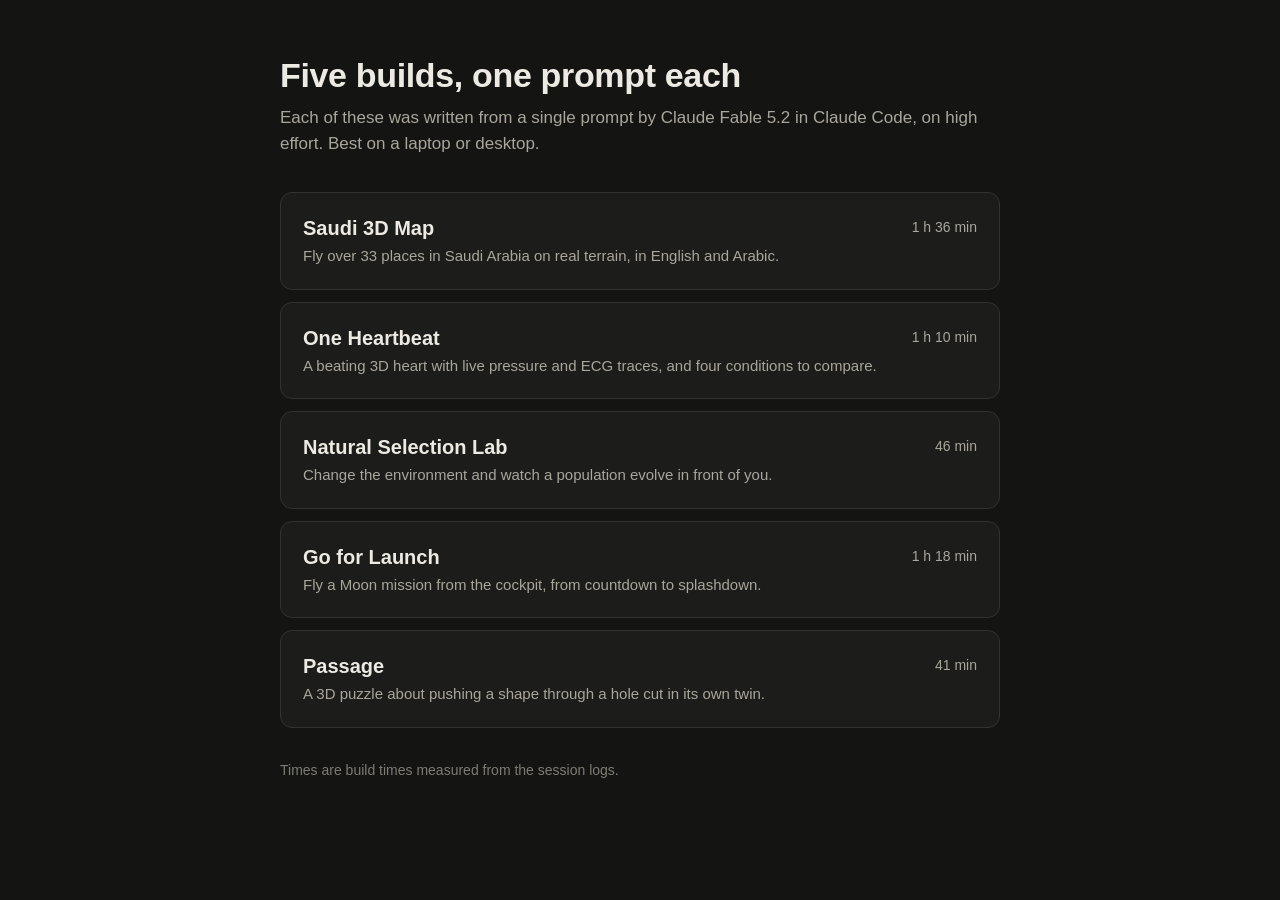
<file: index.html>
<!doctype html><html lang="en"><head><meta charset="utf-8"><meta name="viewport" content="width=device-width,initial-scale=1">
<title>Five builds, one prompt each</title>
<meta name="description" content="Five browser projects, each built from a single prompt by Claude Fable 5.2 in Claude Code.">
<style>
:root{color-scheme:dark}body{margin:0;background:#141413;color:#eceae3;font:17px/1.5 -apple-system,"Segoe UI",Helvetica,Arial,sans-serif}
main{max-width:720px;margin:0 auto;padding:56px 20px 80px}h1{font-size:34px;line-height:1.15;margin:0 0 10px;letter-spacing:-.01em}
p.lead{color:#a8a69d;margin:0 0 36px}a.c{display:block;padding:20px 22px;margin:0 0 12px;border:1px solid #33322e;border-radius:12px;background:#1c1c1a;color:inherit;text-decoration:none}
a.c:hover,a.c:focus-visible{border-color:#8a887f;outline:none}a.c b{display:block;font-size:20px}a.c span{color:#a8a69d;font-size:15px}
a.c i{font-style:normal;float:right;color:#a8a69d;font-size:14px;margin-top:4px}footer{color:#7d7b73;font-size:14px;margin-top:32px}
</style></head><body><main>
<h1>Five builds, one prompt each</h1>
<p class="lead">Each of these was written from a single prompt by Claude Fable 5.2 in Claude Code, on high effort. Best on a laptop or desktop.</p>
<a class="c" href="saudi-3d-map/"><i>1 h 36 min</i><b>Saudi 3D Map</b><span>Fly over 33 places in Saudi Arabia on real terrain, in English and Arabic.</span></a>
<a class="c" href="heartbeat/"><i>1 h 10 min</i><b>One Heartbeat</b><span>A beating 3D heart with live pressure and ECG traces, and four conditions to compare.</span></a>
<a class="c" href="natural-selection/"><i>46 min</i><b>Natural Selection Lab</b><span>Change the environment and watch a population evolve in front of you.</span></a>
<a class="c" href="go-for-launch/"><i>1 h 18 min</i><b>Go for Launch</b><span>Fly a Moon mission from the cockpit, from countdown to splashdown.</span></a>
<a class="c" href="passage/"><i>41 min</i><b>Passage</b><span>A 3D puzzle about pushing a shape through a hole cut in its own twin.</span></a>
<footer>Times are build times measured from the session logs.</footer>
</main></body></html>
</file>
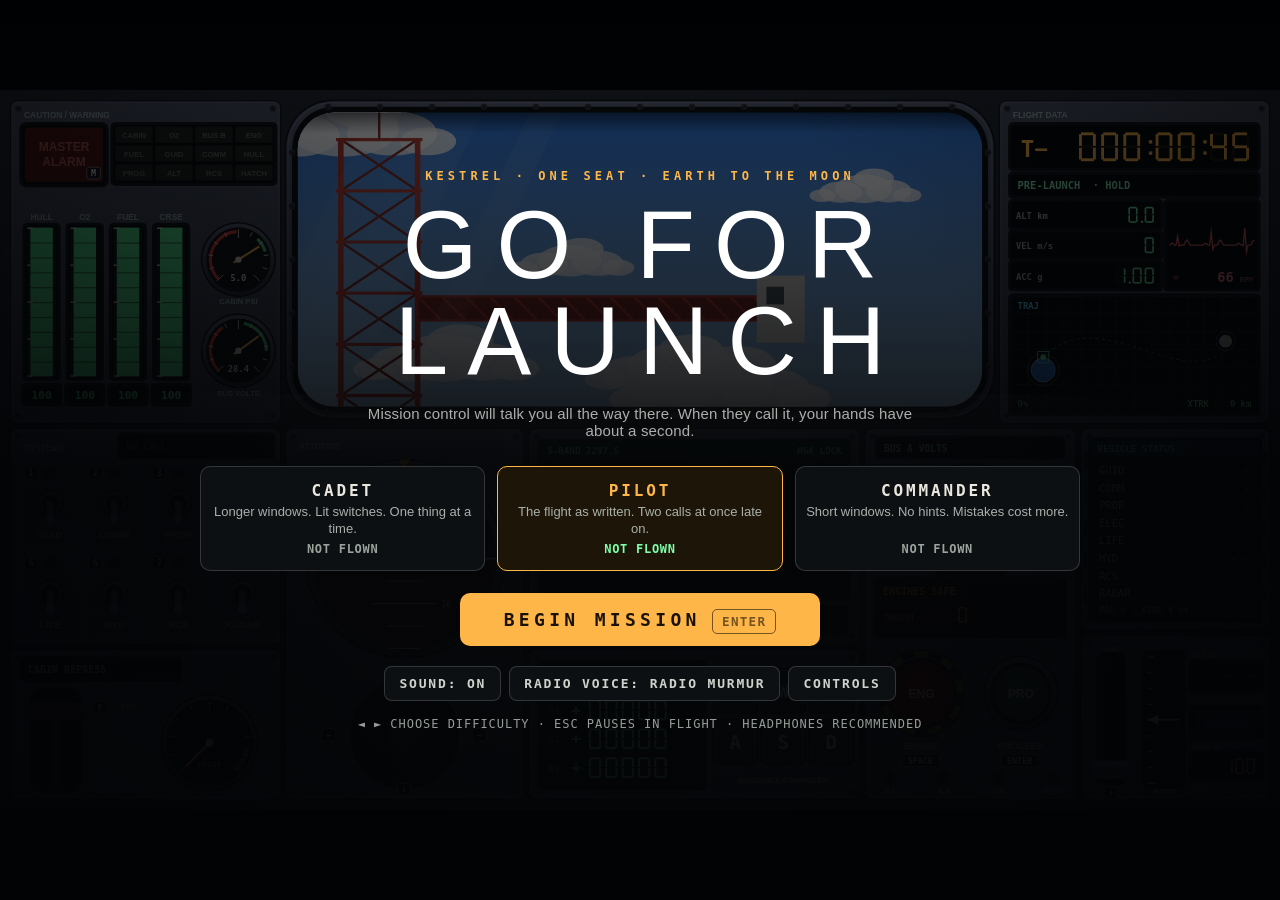
<file: go-for-launch/index.html>
<!doctype html>
<html lang="en">
<head>
<meta charset="utf-8">
<meta name="viewport" content="width=device-width,initial-scale=1,maximum-scale=1,user-scalable=no,viewport-fit=cover">
<meta name="apple-mobile-web-app-capable" content="yes">
<title>Go for Launch</title>
<style>
:root{--amber:#ffb648;--green:#7dffa8;--ink:#e9e7de;--dim:#8d958f;--bg:#05070a;--line:rgba(255,255,255,.16);
  --mono:"SF Mono",Menlo,Consolas,"DejaVu Sans Mono","Liberation Mono",monospace;--sans:"Avenir Next Condensed","Helvetica Neue",Helvetica,Arial,sans-serif}
*{box-sizing:border-box;-webkit-tap-highlight-color:transparent}
html,body{margin:0;height:100%;background:#000;color:var(--ink);font-family:var(--sans);overflow:hidden;overscroll-behavior:none;touch-action:none;user-select:none;-webkit-user-select:none}
canvas#c{position:fixed;display:block;touch-action:none;background:#000}
button{font:inherit;color:inherit;cursor:pointer;border:0;background:none}
#pauseBtn{position:fixed;top:max(8px,env(safe-area-inset-top));right:max(8px,env(safe-area-inset-right));width:38px;height:38px;border-radius:8px;background:rgba(0,0,0,.55);border:1px solid var(--line);font:700 13px var(--mono);letter-spacing:2px;color:#cfd3cc;z-index:5;display:none}
#pauseBtn:hover{background:rgba(40,40,40,.8)}
.ov{position:fixed;inset:0;display:none;z-index:10;overflow:auto;touch-action:pan-y;padding:max(14px,env(safe-area-inset-top)) max(16px,env(safe-area-inset-right)) max(14px,env(safe-area-inset-bottom)) max(16px,env(safe-area-inset-left))}
.ov.show{display:flex;align-items:center;justify-content:center}
#title{background:linear-gradient(rgba(2,3,5,.5),rgba(2,3,5,.82) 38%,rgba(2,3,5,.95) 52%)}
#pause,#fail{background:rgba(2,3,5,.86)}
#report{background:rgba(2,3,5,.93);align-items:flex-start}
.tw{width:min(880px,100%);text-align:center;margin:auto}
.kicker{font:600 clamp(11px,1.5vw,12px) var(--mono);letter-spacing:.34em;color:var(--amber);margin-bottom:clamp(6px,1.6vh,14px)}
h1{font-weight:200;font-size:clamp(34px,8.6vw,96px);letter-spacing:.2em;margin:0 0 0 .2em;line-height:1;color:#fff}
.sub{font:400 clamp(13px,1.7vw,15px) var(--sans);color:#a9b0aa;letter-spacing:.01em;margin:clamp(8px,1.8vh,16px) auto clamp(12px,3vh,28px);max-width:560px}
.diffs{display:grid;grid-template-columns:repeat(3,1fr);gap:clamp(6px,1.2vw,12px);margin-bottom:clamp(10px,2.4vh,22px)}
.diff{border:1px solid var(--line);border-radius:10px;padding:clamp(8px,1.6vh,14px) 10px;background:#0d1013;display:flex;flex-direction:column;gap:4px;align-items:center;transition:background .15s,border-color .15s}
.diff b{font:700 clamp(12px,1.8vw,16px) var(--mono);letter-spacing:.18em}
.diff span{font-size:clamp(12px,1.35vw,13px);color:#a9b0aa;line-height:1.3;min-height:2.6em}
.diff i{font:600 clamp(11px,1.1vw,12px) var(--mono);font-style:normal;letter-spacing:.06em;color:#9aa39c}
.diff:hover{background:#161a1e}
.diff.on{border-color:var(--amber);background:#1d1608}
.diff.on b{color:var(--amber)} .diff.on i{color:var(--green)}
.big{font:700 clamp(13px,2vw,18px) var(--mono);letter-spacing:.24em;padding:clamp(10px,2vh,16px) clamp(22px,4vw,44px);border-radius:10px;background:var(--amber);color:#1a1206}
.big:hover{background:#ffc66e}
.big span,.btn span{font-size:.7em;letter-spacing:.1em;opacity:.6;margin-left:.9em;border:1px solid currentColor;border-radius:5px;padding:4px 9px}
.row{display:flex;gap:8px;justify-content:center;flex-wrap:wrap;margin-top:clamp(10px,2.2vh,20px)}
.btn{font:600 clamp(12px,1.3vw,13px) var(--mono);letter-spacing:.14em;padding:9px 14px;border-radius:8px;border:1px solid var(--line);color:#cfd3cc;background:#0d1013}
.btn:hover{background:#1b2024;color:#fff}
.btn.pri{border-color:var(--amber);color:var(--amber)}
.hint{font:400 clamp(11px,1.2vw,12px) var(--mono);color:#959d97;letter-spacing:.08em;margin-top:clamp(8px,1.8vh,16px)}
.card{width:min(620px,100%);background:#0c0f12;border:1px solid var(--line);border-radius:14px;padding:clamp(16px,3vh,28px) clamp(16px,3vw,30px);margin:auto}
.card h2{font:700 clamp(13px,1.8vw,16px) var(--mono);letter-spacing:.26em;color:var(--amber);margin:0 0 14px}
.card.wide{width:min(980px,100%)}
#help{position:fixed;inset:0;z-index:20;background:rgba(2,3,5,.92);display:flex;overflow:auto;padding:16px}
#help.hidden{display:none}
.keys{display:grid;grid-template-columns:auto 1fr;gap:7px 16px;text-align:left;font-size:clamp(12px,1.5vw,14.5px);align-items:center}
.keys kbd{font:700 clamp(12px,1.3vw,13px) var(--mono);background:#1b2024;border:1px solid var(--line);border-bottom-width:2px;border-radius:5px;padding:5px 10px;white-space:nowrap;color:#fff;justify-self:start}
.keys span{color:#c6cbc5}
.note{font-size:clamp(13px,1.35vw,14px);color:#a9b0aa;line-height:1.5;margin:14px 0 0;text-align:left}
#failTitle{font-weight:200;font-size:clamp(26px,5.4vw,52px);letter-spacing:.16em;margin:0 0 4px;color:#ff6a58}
#failMeta{font:600 clamp(11px,1.15vw,12px) var(--mono);letter-spacing:.1em;color:#a9b0aa;margin-bottom:14px}
#failBody{font-size:clamp(14px,1.9vw,18px);line-height:1.55;color:#dcd9cf;margin:0 0 14px;font-family:Georgia,"Times New Roman",serif}
#failWhy h3,.rcol h3{font:700 12px var(--mono);letter-spacing:.18em;color:#a9b0aa;margin:0 0 6px}
#failWhy ul{display:inline-block;margin:0 0 6px;padding-left:18px;font-size:clamp(12px,1.4vw,13.5px);color:#b9bdb6;line-height:1.5;text-align:left}
.rhead{display:flex;align-items:flex-end;justify-content:space-between;gap:16px;flex-wrap:wrap;border-bottom:1px solid var(--line);padding-bottom:14px;margin-bottom:16px}
.rhead h2{margin:0 0 6px}
#repGrade{font-weight:200;font-size:clamp(26px,5vw,50px);letter-spacing:.14em;color:#fff;line-height:1}
.rscore{text-align:right}
#repScore{font:700 clamp(26px,4.4vw,44px) var(--mono);color:var(--amber);line-height:1}
#repBest{font:600 12px var(--mono);letter-spacing:.12em;color:#a9b0aa;margin-top:6px}
#repBest.new{color:var(--green)}
.rgrid{display:grid;grid-template-columns:repeat(3,1fr);gap:clamp(14px,2.4vw,26px);text-align:left}
.big2{font:700 clamp(28px,4vw,40px) var(--mono);color:var(--green);line-height:1}
.big2 small{font-size:.45em;color:#a9b0aa}
.rcol p{margin:2px 0 10px;font-size:13px;color:#a9b0aa}
.rcol dl{display:grid;grid-template-columns:1fr auto;gap:5px 10px;margin:0;font-size:13px}
.rcol dt{color:#aab0a9} .rcol dd{margin:0;font-family:var(--mono);color:#fff;text-align:right}
.krow{display:grid;grid-template-columns:1fr auto auto;gap:8px;align-items:center;font-size:13px;padding:3px 0;border-bottom:1px solid rgba(255,255,255,.06)}
.krow span{color:#c6cbc5} .krow em{font-style:normal;color:var(--green);font-size:12px;letter-spacing:1px;max-width:110px;overflow:hidden;white-space:nowrap}
.krow em u{text-decoration:none;color:#ff4a3a} .krow b{font:600 13px var(--mono);color:#fff;min-width:38px;text-align:right}
.rbar{display:grid;grid-template-columns:70px 1fr 30px;gap:8px;align-items:center;font:600 12px var(--mono);letter-spacing:.1em;color:#aab0a9;margin-bottom:6px}
.rbar div{height:9px;background:#161a1d;border-radius:5px;overflow:hidden} .rbar i{display:block;height:100%}
.rbar b{color:#fff;text-align:right}
.rcol ul{margin:10px 0 0;padding-left:16px;font-size:13px;color:#c6cbc5;line-height:1.5}
#repLogWrap{margin-top:16px;border-top:1px solid var(--line);padding-top:12px;text-align:left}
#repLog{margin:0;padding:0;list-style:none;columns:2;column-gap:26px;font-size:13px;color:#b9bdb6;line-height:1.45}
#repLog li{break-inside:avoid;margin-bottom:4px} #repLog b{font:600 12px var(--mono);letter-spacing:.06em;color:#959d97;margin-right:6px}
#repLog i{font-style:normal;color:#ff8a7a;font-family:var(--mono);font-size:12px;white-space:nowrap} #repLog .clean{color:var(--green)}
#rotate{position:fixed;inset:0;z-index:40;background:#05070a;display:none;align-items:center;justify-content:center;text-align:center;padding:30px;font:600 14px var(--mono);letter-spacing:.16em;color:var(--amber);line-height:1.8}
#rotate.show{display:flex}
@media (max-width:720px){.rgrid{grid-template-columns:1fr}#repLog{columns:1}.diff span{display:none}}
@media (max-height:460px){.sub{display:none}.diff span{display:none}.hint{display:none}}
</style>
</head>
<body>
<canvas id="c"></canvas>
<button id="pauseBtn" aria-label="Pause">II</button>

<div id="title" class="ov">
  <div class="tw">
    <div class="kicker">KESTREL · ONE SEAT · EARTH TO THE MOON</div>
    <h1>GO FOR LAUNCH</h1>
    <p class="sub">Mission control will talk you all the way there. When they call it, your hands have about a second.</p>
    <div class="diffs" id="diffs"></div>
    <button class="big" id="startBtn">BEGIN MISSION<span>ENTER</span></button>
    <div class="row">
      <button class="btn optSound">SOUND: ON</button>
      <button class="btn optVoice">RADIO VOICE</button>
      <button class="btn" id="helpBtn">CONTROLS</button>
    </div>
    <div class="hint">◄ ► CHOOSE DIFFICULTY · ESC PAUSES IN FLIGHT · HEADPHONES RECOMMENDED</div>
  </div>
</div>

<div id="help" class="hidden">
  <div class="card">
    <h2>CONTROLS</h2>
    <div class="keys">
      <kbd>1 – 8</kbd><span>Flip a systems switch when control calls it</span>
      <kbd>SPACE</kbd><span>Engine button: press on the mark, hold for a timed burn, cut at touchdown</span>
      <kbd>ENTER</kbd><span>Proceed: staging, jettison, confirm</span>
      <kbd>M</kbd><span>Master alarm reset</span>
      <kbd>Q W E A S D</kbd><span>Guidance computer keys, pressed in the order shown</span>
      <kbd>P</kbd><span>Manual pump: tap fast</span>
      <kbd>N</kbd><span>Latch the sweeping needle inside the green</span>
      <kbd>H</kbd><span>Antenna slew: hold, release in the green</span>
      <kbd>← ↑ → ↓</kbd><span>Hand controller: keep the marker in the ring</span>
      <kbd>↑</kbd><span>Descent thrust during the landing</span>
      <kbd>ESC</kbd><span>Pause</span>
    </div>
    <p class="note">On a phone or tablet, hold it sideways and touch the instrument itself: the switch, the button, the pump handle, the hand controller. Every call lights up the instrument it belongs to, with the time you have left running down along its top edge.</p>
    <div class="row"><button class="btn pri" id="helpClose">CLOSE</button></div>
  </div>
</div>

<div id="pause" class="ov">
  <div class="card" style="text-align:center">
    <h2>HOLD · MISSION PAUSED</h2>
    <button class="big" id="resumeBtn">RESUME<span>ESC</span></button>
    <div class="row">
      <button class="btn" id="pauseRetry">RESTART THIS STAGE</button>
      <button class="btn" id="pauseRestart">RESTART MISSION</button>
      <button class="btn" id="pauseQuit">QUIT TO TITLE</button>
    </div>
    <div class="row">
      <button class="btn optSound">SOUND: ON</button>
      <button class="btn optVoice">RADIO VOICE</button>
    </div>
  </div>
</div>

<div id="fail" class="ov">
  <div class="card" style="text-align:center">
    <h2>MISSION FAILED</h2>
    <div id="failTitle"></div>
    <div id="failMeta"></div>
    <p id="failBody"></p>
    <div id="failWhy"></div>
    <div class="row">
      <button class="big" id="failRetry">RETRY</button>
    </div>
    <div class="row">
      <button class="btn" id="failNew">NEW MISSION <span>N</span></button>
      <button class="btn" id="failQuit">TITLE <span>ESC</span></button>
    </div>
  </div>
</div>

<div id="report" class="ov">
  <div class="card wide">
    <div class="rhead">
      <div><h2>MISSION REPORT · KESTREL IS ON THE MOON</h2><div id="repGrade"></div></div>
      <div class="rscore"><div id="repScore"></div><div id="repBest"></div></div>
    </div>
    <div class="rgrid">
      <div class="rcol"><h3>REACTION</h3><div id="repReact"></div></div>
      <div class="rcol"><h3>TASKS</h3><div id="repKinds"></div></div>
      <div class="rcol"><h3>THE SHIP</h3><div id="repShip"></div></div>
    </div>
    <div id="repLogWrap"><h3 style="font:700 12px var(--mono);letter-spacing:.18em;color:#a9b0aa;margin:0 0 8px">FLIGHT LOG · WHAT IT COST</h3><ul id="repLog"></ul></div>
    <div class="row">
      <button class="big" id="repAgain">FLY AGAIN<span>ENTER</span></button>
      <button class="btn" id="repQuit">TITLE</button>
    </div>
  </div>
</div>

<div id="rotate">TURN YOUR PHONE SIDEWAYS<br>THE COCKPIT IS WIDE</div>

<script>
'use strict';
// ───────────────────────── GO FOR LAUNCH · core ─────────────────────────
const W = 1600, H = 900, TAU = Math.PI * 2;
const clamp = (v, a, b) => v < a ? a : v > b ? b : v;
const lerp = (a, b, t) => a + (b - a) * t;
const sstep = (a, b, x) => { let t = (x - a) / (b - a); t = t < 0 ? 0 : t > 1 ? 1 : t; return t * t * (3 - 2 * t); };
const rnd = (a, b) => b === undefined ? Math.random() * (a === undefined ? 1 : a) : a + Math.random() * (b - a);
const pick = a => a[Math.floor(Math.random() * a.length)];
function shuffle(a) { for (let i = a.length - 1; i > 0; i--) { const j = Math.floor(Math.random() * (i + 1)); [a[i], a[j]] = [a[j], a[i]]; } return a; }
function mulberry(seed) { return function () { seed |= 0; seed = seed + 0x6D2B79F5 | 0; let t = Math.imul(seed ^ seed >>> 15, 1 | seed); t = t + Math.imul(t ^ t >>> 7, 61 | t) ^ t; return ((t ^ t >>> 14) >>> 0) / 4294967296; }; }
function hash1(n) { const s = Math.sin(n * 127.1 + 311.7) * 43758.5453; return s - Math.floor(s); }
function vnoise(x) { const i = Math.floor(x), f = x - i, u = f * f * (3 - 2 * f); return lerp(hash1(i), hash1(i + 1), u); }
const pad2 = n => String(Math.floor(n)).padStart(2, '0');
const EASE = t => t * t * (3 - 2 * t), LIN = t => t, EIN = t => t * t, EOUT = t => 1 - (1 - t) * (1 - t);

const DIFFS = [
  { id: 'cadet', name: 'CADET', time: 1.5, dmg: 0.7, score: 0.8, assist: 2, dbl: false, desc: 'Longer windows. Lit switches. One thing at a time.' },
  { id: 'pilot', name: 'PILOT', time: 1.0, dmg: 1.0, score: 1.0, assist: 1, dbl: true, desc: 'The flight as written. Two calls at once late on.' },
  { id: 'commander', name: 'COMMANDER', time: 0.75, dmg: 1.3, score: 1.35, assist: 0, dbl: true, desc: 'Short windows. No hints. Mistakes cost more.' },
];
const SWITCHES = [
  { id: 'GUID', call: 'Guidance' }, { id: 'COMM', call: 'Comms' }, { id: 'PROP', call: 'Propulsion' }, { id: 'ELEC', call: 'Electrical' },
  { id: 'LIFE', call: 'Life support' }, { id: 'HYD', call: 'Hydraulics' }, { id: 'RCS', call: 'RCS' }, { id: 'RADAR', call: 'Radar' },
];
const SW = { GUID: 0, COMM: 1, PROP: 2, ELEC: 3, LIFE: 4, HYD: 5, RCS: 6, RADAR: 7 };
const PADKEYS = ['KeyQ', 'KeyW', 'KeyE', 'KeyA', 'KeyS', 'KeyD'];
const keyName = c => c.replace('Key', '').replace('Digit', '');

const Store = {
  get(k, d) { try { const v = localStorage.getItem('gfl.' + k); return v == null ? d : JSON.parse(v); } catch (e) { return d; } },
  set(k, v) { try { localStorage.setItem('gfl.' + k, JSON.stringify(v)); } catch (e) { } },
};
const Settings = Object.assign({ diff: 1, sound: true, voice: 'synth' }, Store.get('settings', {}));

// ── ship state ──
let S = null;
function newShip() {
  return {
    hull: 100, o2: 100, fuel: 100, course: 100,
    disp: { hull: 100, o2: 100, fuel: 100, course: 100 }, hitFx: { hull: 0, o2: 0, fuel: 0, course: 0 },
    leak: 0, fuelLeak: 0, emerg: 0,
    met: -45, metRate: 0, alt: 0, vel: 0, vs: 0, g: 1, thrust: 0, vac: 0, wind: 0, hum: 0.45, hiss: 0, shake: 0, zeroG: 0,
    altUnit: 'km', prog: 0, dv: 0,
    sw: [0, 0, 0, 0, 0, 0, 0, 0], swLed: [0, 0, 0, 0, 0, 0, 0, 0], swAnim: [0, 0, 0, 0, 0, 0, 0, 0],
    ann: {}, master: false, alarmLight: 0, flicker: 0, busB: true, radioOut: false, radioWeak: false, los: false,
    chip: null, bpm: 66, hb: 0, psi: 5.0, volts: 28.4, engStage: 0, towerOn: true, phase: '', mfd: 'pad',
    att: { x: 0, y: 0 }, pitch: 0, land: null, sites: null, landHaz: 0,
    light: { r: 1, g: 0.96, b: 0.88, shaft: 0.34, sr: 255, sg: 236, sb: 200 }, hatch: 0,
    view: {
      sky: 0, starA: 0, roll: 0, rollV: 0, cloudA: 1, cloudV: 0, cloudY: 0, towerA: 1, towerY: 0, arm: 0, steam: 0, flash: 0, jett: -1,
      sunA: 0, sunX: 0.8, sunY: 0.2,
      earth: { on: false, cx: 0.5, top: 1.3, r: 2600, rot: 0, rotV: 0.012 },
      moon: { on: false, cx: 0.62, top: 0.3, r: 8, rot: 0.3, rotV: 0 },
      surf: { a: 0, hy: 1.5, alt: 15000, scroll: 0, speed: 0, lat: 0, rocks: 0 }, dust: 0,
    },
    pumpLv: 0, pumpStroke: 0, needle: 0.5, needleDisp: 0.5, syncLabel: 'BUS A VOLTS', pumpLabel: 'CABIN REPRESS',
    burn: { on: false, label: 'ENGINES SAFE', val: '' }, thrDisp: 0, btn: {},
    items: [], sig: 1,
  };
}

// ── global game record ──
const G = {
  mode: 'title', t: 0, dt: 0, tasks: [], scripts: [], tweens: [], flash: {}, stats: null, stageIdx: 0, diff: DIFFS[1],
  auto: null, tension: 0, speed: 1, retries: 0, ckpt: [], caption: null, fade: 0, ending: false, failInfo: null, landing: null, err: null,
  spawn(gen) { if (typeof gen === 'function') gen = gen(); const s = new Script(gen); this.scripts.push(s); return s; },
};

// ── tweens ──
function tw(obj, key, to, dur, ease, log) {
  for (const t of G.tweens) if (t.obj === obj && t.key === key) t.done = true;
  const t = { obj, key, from: obj[key], to, dur: Math.max(0.0001, dur), t: 0, done: false, ease: ease || EASE, log: !!log };
  G.tweens.push(t); return t;
}
function updateTweens(dt) {
  for (const t of G.tweens) {
    if (t.done) continue;
    t.t += dt; const u = t.ease(clamp(t.t / t.dur, 0, 1));
    t.obj[t.key] = t.log ? t.from * Math.pow(t.to / t.from, u) : lerp(t.from, t.to, u);
    if (t.t >= t.dur) { t.obj[t.key] = t.to; t.done = true; }
  }
  if (G.tweens.length > 60) G.tweens = G.tweens.filter(t => !t.done);
}

// ── script runner (generator coroutines on game time) ──
// yield <number>      wait seconds          yield <obj with .done>   wait until done (returns .result if any)
// yield [a, b]        wait for all          yield () => bool         wait until true
class Script {
  constructor(gen) { this.gen = gen; this.w = null; this.done = false; this.adv(undefined); }
  adv(v) {
    let r;
    try { r = this.gen.next(v); } catch (e) { console.error('script error', e); G.err = String(e && e.stack || e); this.done = true; return; }
    if (r.done) { this.done = true; return; }
    this.w = typeof r.value === 'number' ? { wait: r.value } : r.value;
  }
  ready(w, dt) {
    if (w == null) return true;
    if (Array.isArray(w)) return w.every(x => this.ready(x, 0));
    if (typeof w === 'function') return !!w();
    if ('wait' in w) { if (dt > 0) { w.wait -= dt; return w.wait <= 0; } return false; }
    return !!w.done;
  }
  val(w) { if (Array.isArray(w)) return w.map(x => this.val(x)); if (w && w.result !== undefined) return w.result; return w; }
  update(dt) {
    let n = 0;
    while (!this.done && n++ < 60) { if (!this.ready(this.w, dt)) return; dt = 0; this.adv(this.val(this.w)); }
  }
}

// ── input (keyboard, touch and autopilot all end up here) ──
const Input = {
  held: new Set(), taps: [], stick: { x: 0, y: 0 }, vax: 0, vay: 0, vthr: false,
  down(code) { if (this.held.has(code)) return; this.held.add(code); Game.key(code, true); },
  up(code) { if (!this.held.has(code)) return; this.held.delete(code); Game.key(code, false); },
  tap(code) { if (this.held.has(code)) return; this.down(code); this.taps.push(code); },
  update() { if (this.taps.length) { const t = this.taps; this.taps = []; for (const c of t) this.up(c); } },
  axis() {
    const x = (this.held.has('ArrowRight') ? 1 : 0) - (this.held.has('ArrowLeft') ? 1 : 0) + this.stick.x + this.vax;
    const y = (this.held.has('ArrowDown') ? 1 : 0) - (this.held.has('ArrowUp') ? 1 : 0) + this.stick.y + this.vay;
    return { x: clamp(x, -1, 1), y: clamp(y, -1, 1) };
  },
  clear() { for (const c of [...this.held]) this.up(c); this.taps = []; this.stick.x = this.stick.y = 0; this.vax = this.vay = 0; this.vthr = false; },
};

function flipSwitch(n) { S.sw[n] = S.sw[n] ? 0 : 1; Snd.switchClick(); }
function hurt(res, amt, why, raw) {
  const a = raw ? amt : amt * G.diff.dmg;
  if (a <= 0) return;
  S[res] = Math.max(0, S[res] - a); S.hitFx[res] = 1;
  G.stats.events.push({ stage: G.stageIdx, res, amt: a, why });
}

</script>
<script>
'use strict';
// ───────────────────────── sound: every noise is synthesized ─────────────────────────
const Snd = {
  ctx: null, mute: false, bus: {}, alarms: {}, vnodes: [],
  init() {
    if (this.ctx) return;
    const AC = window.AudioContext || window.webkitAudioContext; if (!AC) return;
    let c; try { c = this.ctx = new AC(); } catch (e) { return; }
    this.master = c.createGain(); this.master.gain.value = Settings.sound ? 0.9 : 0;
    const comp = c.createDynamicsCompressor(); comp.threshold.value = -16; comp.ratio.value = 5; comp.attack.value = 0.004; comp.release.value = 0.2;
    this.master.connect(comp); comp.connect(c.destination);
    for (const n of ['eng', 'amb', 'sfx', 'alarm', 'radio']) { const g = c.createGain(); g.connect(this.master); this.bus[n] = g; }
    this.bus.alarm.gain.value = 1.0; this.bus.radio.gain.value = 1.25; this.bus.eng.gain.value = 0.72; this.bus.sfx.gain.value = 1.25;
    this.white = this.noiseBuf(2, false); this.brown = this.noiseBuf(5, true);
    const loop = (buf, rate) => { const s = c.createBufferSource(); s.buffer = buf; s.loop = true; s.playbackRate.value = rate || 1; s.start(); return s; };
    const filt = (type, f, q) => { const b = c.createBiquadFilter(); b.type = type; b.frequency.value = f; if (q != null) b.Q.value = q; return b; };
    const gain = v => { const g = c.createGain(); g.gain.value = v; return g; };
    // engine: brown rumble + white roar + sub oscillators, with a slow random crackle on top
    const mod = gain(1); const crackSrc = loop(this.white, 0.37), crackLP = filt('lowpass', 13), crackAmt = gain(2.2);
    crackSrc.connect(crackLP); crackLP.connect(crackAmt); crackAmt.connect(mod.gain);
    this.fRum = filt('lowpass', 80); this.gRum = gain(0); loop(this.brown).connect(this.fRum); this.fRum.connect(this.gRum); this.gRum.connect(mod);
    this.fRoar = filt('bandpass', 620, 0.45); this.gRoar = gain(0); loop(this.white, 0.9).connect(this.fRoar); this.fRoar.connect(this.gRoar); this.gRoar.connect(mod);
    mod.connect(this.bus.eng);
    this.gSub = gain(0); const subLP = filt('lowpass', 105);
    for (const f of [36.5, 43.2, 55.1]) { const o = c.createOscillator(); o.type = 'sawtooth'; o.frequency.value = f; o.connect(subLP); o.start(); }
    subLP.connect(this.gSub); this.gSub.connect(this.bus.eng);
    // air rushing past the hull
    this.gWind = gain(0); const wf = filt('bandpass', 430, 0.7); loop(this.white, 0.8).connect(wf); wf.connect(this.gWind); this.gWind.connect(this.bus.eng);
    // cabin hum: mains tones + fan air
    this.gHum = gain(0);
    for (const [f, v] of [[60, 1], [120, 0.5], [180, 0.22], [237, 0.1]]) { const o = c.createOscillator(); o.frequency.value = f; const g = gain(v); o.connect(g); g.connect(this.gHum); o.start(); }
    const fan = filt('bandpass', 1900, 0.5), fanG = gain(0.5); loop(this.white, 0.7).connect(fan); fan.connect(fanG); fanG.connect(this.gHum);
    this.gHum.connect(this.bus.amb);
    // leak hiss
    this.gHiss = gain(0); const hf = filt('highpass', 4200); loop(this.white).connect(hf); hf.connect(this.gHiss); this.gHiss.connect(this.bus.amb);
    // radio static bed
    this.gStatic = gain(0); const sf = filt('bandpass', 1900, 0.8); loop(this.white, 1.1).connect(sf); sf.connect(this.gStatic); this.gStatic.connect(this.bus.radio);
    // radio voice chain (band-limited, slightly clipped)
    this.voiceIn = gain(1); const vh = filt('highpass', 380), vl = filt('lowpass', 2700), ws = c.createWaveShaper();
    const curve = new Float32Array(256); for (let i = 0; i < 256; i++) { const x = i / 128 - 1; curve[i] = Math.tanh(x * 3) * 0.8; } ws.curve = curve;
    this.voiceIn.connect(vh); vh.connect(ws); ws.connect(vl); const vg = gain(0.34); vl.connect(vg); vg.connect(this.bus.radio);
  },
  noiseBuf(sec, brown) {
    const c = this.ctx, n = Math.floor(c.sampleRate * sec), b = c.createBuffer(1, n, c.sampleRate), d = b.getChannelData(0); let last = 0;
    for (let i = 0; i < n; i++) { const w = Math.random() * 2 - 1; if (brown) { last = (last + 0.02 * w) / 1.02; d[i] = last * 3.5; } else d[i] = w; }
    return b;
  },
  ready() { return this.ctx && !this.mute; },
  resume() { if (this.ctx && this.ctx.state === 'suspended') this.ctx.resume(); },
  suspend() { if (this.ctx && this.ctx.state === 'running') this.ctx.suspend(); },
  setOn(b) { if (this.ctx) this.master.gain.setTargetAtTime(b ? 0.9 : 0, this.ctx.currentTime, 0.03); },
  // ── one-shots ──
  beep(f, d, type, v, bus, when, f2) {
    if (!this.ready()) return; const c = this.ctx, t = c.currentTime + (when || 0); d = d || 0.1; v = v == null ? 0.15 : v;
    const o = c.createOscillator(), g = c.createGain(); o.type = type || 'sine'; o.frequency.setValueAtTime(f, t);
    if (f2) o.frequency.exponentialRampToValueAtTime(f2, t + d);
    g.gain.setValueAtTime(0, t); g.gain.linearRampToValueAtTime(v, t + 0.006); g.gain.setValueAtTime(v, t + Math.max(0.007, d - 0.025)); g.gain.linearRampToValueAtTime(0, t + d);
    o.connect(g); g.connect(this.bus[bus || 'sfx']); o.start(t); o.stop(t + d + 0.03);
  },
  ping(f, d, v, when, type) { // decaying tone
    if (!this.ready()) return; const c = this.ctx, t = c.currentTime + (when || 0);
    const o = c.createOscillator(), g = c.createGain(); o.type = type || 'sine'; o.frequency.value = f;
    g.gain.setValueAtTime(v, t); g.gain.exponentialRampToValueAtTime(0.0005, t + d); o.connect(g); g.connect(this.bus.sfx); o.start(t); o.stop(t + d + 0.02);
  },
  noise(d, o) {
    if (!this.ready()) return; o = o || {}; const c = this.ctx, t = c.currentTime + (o.when || 0);
    const s = c.createBufferSource(); s.buffer = o.brown ? this.brown : this.white; s.loop = true;
    const f = c.createBiquadFilter(); f.type = o.type || 'bandpass'; f.frequency.setValueAtTime(o.f || 1500, t); if (o.f2) f.frequency.exponentialRampToValueAtTime(o.f2, t + d); f.Q.value = o.q == null ? 0.8 : o.q;
    const g = c.createGain(), v = o.v == null ? 0.3 : o.v; g.gain.setValueAtTime(0, t); g.gain.linearRampToValueAtTime(v, t + (o.a || 0.004)); g.gain.exponentialRampToValueAtTime(0.0005, t + d);
    s.connect(f); f.connect(g); g.connect(this.bus[o.bus || 'sfx']); s.start(t, Math.random() * 1.5); s.stop(t + d + 0.03);
  },
  click() { this.noise(0.02, { f: 3200, type: 'highpass', v: 0.22 }); this.beep(900, 0.012, 'square', 0.05); },
  switchClick() { this.noise(0.03, { f: 2300, q: 1.2, v: 0.5 }); this.ping(150, 0.06, 0.3); this.noise(0.02, { f: 5200, type: 'highpass', v: 0.2, when: 0.03 }); },
  thunk() { this.ping(82, 0.16, 0.6); this.noise(0.09, { f: 320, type: 'lowpass', v: 0.6 }); },
  key(n) { this.beep(620 + (n % 6) * 70, 0.05, 'square', 0.05); this.noise(0.015, { f: 2600, v: 0.2 }); },
  ok() { this.beep(1046, 0.055, 'sine', 0.07); this.beep(1568, 0.08, 'sine', 0.07, 'sfx', 0.06); },
  fail() { this.beep(140, 0.22, 'sawtooth', 0.14); this.beep(104, 0.26, 'square', 0.07, 'sfx', 0.02); },
  buzz() { this.beep(120, 0.12, 'square', 0.1); },
  pump() { this.noise(0.11, { f: 500, f2: 1700, q: 1.6, v: 0.5 }); this.ping(110, 0.07, 0.3); },
  countBeep(final) { if (final) { this.beep(1320, 0.5, 'sine', 0.16); } else this.beep(880, 0.09, 'sine', 0.13); },
  quindar(start) { this.beep(start ? 2525 : 2475, 0.09, 'sine', 0.045, 'radio'); this.noise(0.05, { f: 2000, v: 0.12, bus: 'radio' }); },
  micClick() { this.noise(0.03, { f: 1500, v: 0.14, bus: 'radio' }); },
  staticBurst(d) { this.noise(d || 0.4, { f: 2400, q: 0.4, v: 0.45, bus: 'radio', a: 0.02 }); },
  bang(v) { v = v || 1; this.noise(0.6, { f: 900, f2: 90, type: 'lowpass', v: 1.2 * v }); this.beep(110, 0.5, 'sine', 0.8 * v, 'sfx', 0, 30); },
  clang() { for (const [f, v] of [[523, 0.3], [784, 0.22], [1213, 0.2], [1741, 0.13], [2390, 0.09]]) this.ping(f * rnd(0.98, 1.02), 1.1, v); this.noise(0.05, { f: 4000, type: 'highpass', v: 0.6 }); this.bang(0.6); },
  knock() { this.ping(190, 0.09, 0.4); this.noise(0.05, { f: 500, type: 'lowpass', v: 0.5 }); },
  ratchet() { for (let i = 0; i < 5; i++) this.noise(0.02, { f: 2800, q: 2, v: 0.22, when: i * 0.07 }); },
  hatch() { this.noise(0.5, { f: 260, type: 'lowpass', v: 1.0 }); this.ping(64, 0.5, 0.8); this.noise(0.25, { f: 3000, type: 'highpass', v: 0.1, when: 0.05 }); },
  ignite() { this.noise(2.2, { f: 120, f2: 900, type: 'lowpass', v: 1.0, a: 0.3 }); this.beep(30, 1.6, 'sawtooth', 0.4, 'sfx', 0, 70); },
  thud(v) { this.noise(0.5, { f: 240, type: 'lowpass', v: 1.1 * v }); this.ping(52, 0.6, 0.9 * v); this.noise(1.8, { f: 2600, q: 0.3, v: 0.12 * v, a: 0.1 }); },
  servo(on) {
    if (!this.ready()) return;
    if (on && !this._servo) { const c = this.ctx, o = c.createOscillator(), g = c.createGain(); o.type = 'sawtooth'; o.frequency.value = 210; g.gain.value = 0.05; o.connect(g); g.connect(this.bus.sfx); o.start(); this._servo = { o, g }; }
    else if (!on && this._servo) { try { this._servo.o.stop(); } catch (e) { } this._servo = null; }
  },
  // ── radio "voice": a band-limited murmur shaped by the vowels of the line ──
  voice(who, text, cps) {
    if (!this.ready() || Settings.voice !== 'synth') return;
    const c = this.ctx, base = WHO[who].pitch; if (!base) return;
    const t0 = c.currentTime + 0.1, cd = 1 / cps; let last = -1; this.stopVoice();
    const nerv = who === 'EECOM' ? 0.16 : 0.07;
    for (let i = 0; i < text.length && this.vnodes.length < 70; i++) {
      if ('aeiouyAEIOUY'.indexOf(text[i]) < 0) continue;
      const tt = i * cd; if (tt - last < 0.105) continue; last = tt;
      const f = base * (1 + rnd(-nerv, nerv)) * (1 - 0.1 * i / text.length), t = t0 + tt, d = rnd(0.075, 0.125);
      const o = c.createOscillator(); o.type = 'sawtooth'; o.frequency.setValueAtTime(f, t); o.frequency.linearRampToValueAtTime(f * rnd(0.9, 1.07), t + d);
      const g = c.createGain(); g.gain.setValueAtTime(0, t); g.gain.linearRampToValueAtTime(0.6, t + 0.018); g.gain.linearRampToValueAtTime(0, t + d);
      const f1 = c.createBiquadFilter(); f1.type = 'bandpass'; f1.frequency.value = rnd(330, 820); f1.Q.value = 5;
      const f2 = c.createBiquadFilter(); f2.type = 'bandpass'; f2.frequency.value = rnd(1000, 2300); f2.Q.value = 7;
      o.connect(f1); o.connect(f2); f1.connect(g); f2.connect(g); g.connect(this.voiceIn); o.start(t); o.stop(t + d + 0.03); this.vnodes.push(o);
    }
  },
  stopVoice() { for (const o of this.vnodes) { try { o.stop(); } catch (e) { } } this.vnodes = []; },
  // ── alarms: each problem has its own tone ──
  alarmDefs: {
    master: { p: 0.5, f(s) { s.beep(880, 0.2, 'square', 0.09, 'alarm'); s.beep(660, 0.2, 'square', 0.09, 'alarm', 0.25); } },
    cabin: { p: 0.55, f(s) { for (let i = 0; i < 3; i++) s.beep(1900, 0.06, 'square', 0.07, 'alarm', i * 0.09); } },
    power: { p: 0.7, f(s) { s.beep(155, 0.32, 'sawtooth', 0.13, 'alarm'); } },
    fuel: { p: 1.3, f(s) { s.beep(520, 0.16, 'triangle', 0.16, 'alarm'); s.beep(390, 0.24, 'triangle', 0.16, 'alarm', 0.2); } },
    prog: { p: 0.24, f(s) { s.beep(1000, 0.11, 'square', 0.06, 'alarm'); } },
    eng: { p: 0.46, f(s) { s.beep(470, 0.4, 'sawtooth', 0.08, 'alarm', 0, 780); } },
    hull: { p: 0.9, f(s) { s.beep(250, 0.35, 'square', 0.08, 'alarm', 0, 180); } },
  },
  alarm(id, on) { if (on) { if (!this.alarms[id]) this.alarms[id] = { t: 0 }; } else delete this.alarms[id]; },
  clearAlarms() { this.alarms = {}; this.servo(false); },
  // ── per-frame: continuous layers follow the ship state ──
  frame(dt) {
    if (!this.ready()) return;
    const t = this.ctx.currentTime, k = 0.06, lv = S.thrust, vac = S.vac;
    this.gRum.gain.setTargetAtTime(lv * 1.25 * (1 - vac * 0.4), t, k);
    this.fRum.frequency.setTargetAtTime(70 + lv * (360 - 250 * vac), t, k);
    this.gRoar.gain.setTargetAtTime(lv * lv * 0.5 * (1 - vac * 0.9), t, k);
    this.gSub.gain.setTargetAtTime(lv * 0.3, t, k);
    this.gWind.gain.setTargetAtTime(S.wind * 0.4, t, 0.2);
    this.gHum.gain.setTargetAtTime(S.hum * 0.055 * (S.flicker > 0 && Math.random() < 0.3 ? 0.2 : 1), t, 0.08);
    this.gHiss.gain.setTargetAtTime(S.hiss * 0.13, t, 0.1);
    this.gStatic.gain.setTargetAtTime(Radio.staticLv * 0.05, t, 0.03);
    if (S.shake > 0.3 && Math.random() < S.shake * dt * 16) this.noise(0.03, { f: rnd(1500, 4500), q: 3, v: 0.08 * S.shake });
    for (const id in this.alarms) { const a = this.alarms[id]; a.t -= dt; if (a.t <= 0) { a.t = this.alarmDefs[id].p; this.alarmDefs[id].f(this); } }
  },
};

</script>
<script>
'use strict';
// ───────────────────────── the radio loop ─────────────────────────
const WHO = {
  FLIGHT: { col: '#ffb648', pitch: 88, vi: 0 },   // flight director: sparse, dry, final
  CAPCOM: { col: '#7dffa8', pitch: 112, vi: 1 },  // the one voice that talks to the astronaut
  EECOM: { col: '#6fd8ff', pitch: 148, vi: 2 },   // systems engineer: brilliant, nervous
  GUIDO: { col: '#c9a8ff', pitch: 100, vi: 3 },   // guidance: numbers only
  BOOSTER: { col: '#ff9a7a', pitch: 94, vi: 4 },
  KESTREL: { col: '#f4f4ec', pitch: 124, vi: 5 }, // you
};
const POOL = {
  hit: ["Copy.", "Good.", "That's got it.", "Harbor copies.", "Clean.", "Thank you, Kestrel.", "Looks good from here.", "Right on the numbers.", "We see it.", "Nominal."],
  fast: ["That was quick.", "Faster than the sim, Kestrel.", "You've done this before.", "Didn't even finish my sentence. Good."],
  hitTight: ["Okay. Good. Keep it there.", "That's better.", "Good. Stay with me.", "There you go. Like that."],
  close: ["…That was close.", "Cutting it fine, Kestrel.", "Got it. Barely. We'll take barely.", "Let's not make a habit of that."],
  closeE: ["Oh, thank— uh. EECOM copies.", "Flight, that was — it's okay. It's okay now."],
  miss: ["Kestrel, we missed that one.", "No joy on that.", "That one got away from us.", "Didn't get it. Moving on."],
  missTight: ["Kestrel, we need you faster than that.", "That's another one. Focus up.", "We're spending margin we don't have.", "Stay ahead of it, Kestrel."],
  missGrim: ["Kestrel, Flight. I need you sharp. Right now.", "Kestrel, Flight. No more of those.", "Every one counts now, Kestrel."],
};
const _bags = {};
function pickNR(key) { let b = _bags[key]; if (!b || !b.length) b = _bags[key] = shuffle(POOL[key].slice()); return b.pop(); }
function garble(text, p) { let o = ''; for (const ch of text) o += (ch !== ' ' && Math.random() < p) ? pick(['░', '▒', '·', '·']) : ch; return o; }

const Radio = {
  log: [], queue: [], cur: null, gap: 0, staticLv: 0, lastReact: -9,
  reset() { this.log = []; this.queue = []; this.cur = null; this.gap = 0; this.staticLv = 0; this.lastReact = -9; this.stopSpeech(); Snd.stopVoice(); },
  // pri 0 = chatter (dropped if the loop is busy) · 1 = normal · 2 = urgent (cuts in)
  say(who, text, o) {
    o = o || {}; const ln = { who, text, pri: o.pri == null ? 1 : o.pri, done: false, t: 0, o, entry: null };
    if (ln.pri === 0 && (this.queue.length > 0 || (this.cur && this.cur.pri >= 2))) { ln.done = true; return ln; }
    if (ln.pri >= 2) {
      if (this.cur && this.cur.pri < 2) this.endCur(true);
      this.queue = this.queue.filter(q => { if (q.pri === 0) { q.done = true; return false; } return true; });
      let i = 0; while (i < this.queue.length && this.queue[i].pri >= 2) i++;
      this.queue.splice(i, 0, ln); this.gap = 0;
    } else this.queue.push(ln);
    return ln;
  },
  // a line written straight to the display (countdowns); returns the entry so it can grow
  raw(who, text) { const e = { who, text, shown: text.length, col: WHO[who].col }; this.log.push(e); return e; },
  busy() { return !!this.cur || this.queue.length > 0; },
  cps(l) { return l.pri >= 2 ? 62 : l.who === 'KESTREL' ? 50 : 36; },
  start(l) {
    const ground = l.who !== 'KESTREL'; let text = l.text; l.lost = false;
    if (ground && (S.radioOut || S.los) && !l.o.force) { text = garble(text, 0.82); l.lost = true; }
    else if (ground && S.radioWeak) text = garble(text, 0.09);
    l.text = text; l.entry = { who: l.who, text, shown: 0, col: l.lost ? '#5a6a60' : WHO[l.who].col };
    this.log.push(l.entry); if (this.log.length > 40) this.log.shift();
    this.cur = l;
    if (ground) Snd.quindar(true); else Snd.micClick();
    if (!l.lost) { Snd.voice(l.who, text, this.cps(l)); this.speak(l); }
    if (l.o.onStart) l.o.onStart();
  },
  endCur(cut) {
    const l = this.cur; if (!l) return;
    if (cut && l.entry.shown < l.text.length) { l.entry.text = l.text.slice(0, l.entry.shown).trimEnd() + '—'; Snd.stopVoice(); this.stopSpeech(); }
    l.entry.shown = l.entry.text.length; l.done = true; this.cur = null; this.gap = cut ? 0 : 0.14;
    if (l.who !== 'KESTREL') Snd.quindar(false);
  },
  update(dt) {
    if (this.cur) {
      const l = this.cur; l.t += dt; const cps = this.cps(l), len = l.text.length;
      l.entry.shown = Math.min(len, Math.floor(l.t * cps));
      const typeT = len / cps, hold = l.pri >= 2 ? 0.22 : 0.32 + len * 0.011;
      let fin = l.t >= typeT + hold;
      if (l.speech && !l.speechDone && l.t < typeT + hold + len * 0.06 + 1.2) fin = false;
      if (fin) this.endCur(false);
    } else { this.gap -= dt; if (this.gap <= 0 && this.queue.length) this.start(this.queue.shift()); }
    const tgt = (this.cur && this.cur.who !== 'KESTREL' ? 0.45 : 0) + (S.radioOut || S.los ? 1.1 : 0) + (S.radioWeak ? 0.3 : 0);
    this.staticLv += (tgt - this.staticLv) * Math.min(1, dt * 12);
  },
  // short unscripted reaction to how the last task went
  react(r) {
    if (G.ending || r.kind === 'descent' || r.kind === 'site') return;
    const tense = G.tension;
    if (!r.ok) {
      if (tense > 0.7) this.say('FLIGHT', pickNR('missGrim'), { pri: 1 });
      else this.say('CAPCOM', pickNR(tense > 0.38 ? 'missTight' : 'miss'), { pri: 1 });
    } else if (r.close) {
      if (Math.random() < 0.35) this.say('EECOM', pickNR('closeE'), { pri: 0 }); else this.say('CAPCOM', pickNR('close'), { pri: 0 });
    } else if (G.t - this.lastReact > 5 && Math.random() < 0.5) {
      const fast = r.kind !== 'mark' && r.kind !== 'hold' && r.kind !== 'track' && r.q > 0.8 && Math.random() < 0.35;
      this.say('CAPCOM', pickNR(fast ? 'fast' : tense > 0.4 ? 'hitTight' : 'hit'), { pri: 0 });
    } else return;
    this.lastReact = G.t;
  },
  // ── optional browser speech (cannot be routed through a filter, so static is layered over it) ──
  voices() { if (!window.speechSynthesis) return []; if (!this._v || !this._v.length) this._v = speechSynthesis.getVoices().filter(v => /^en/i.test(v.lang)); return this._v; },
  speak(l) {
    if (Settings.voice !== 'speech' || !window.speechSynthesis || !Settings.sound || Snd.mute) return;
    try {
      const u = new SpeechSynthesisUtterance(l.text.replace(/[—…]/g, ', ').replace(/R-C-S/g, 'R C S'));
      const p = WHO[l.who], vs = this.voices();
      u.rate = l.pri >= 2 ? 1.4 : 1.18; u.pitch = clamp(p.pitch / 112, 0.6, 1.5); u.volume = 0.85;
      if (vs.length) u.voice = vs[p.vi % vs.length];
      u.onend = u.onerror = () => { l.speechDone = true; };
      l.speech = true; speechSynthesis.speak(u);
    } catch (e) { l.speech = false; }
  },
  stopSpeech() { try { if (window.speechSynthesis) speechSynthesis.cancel(); } catch (e) { } },
};

</script>
<script>
'use strict';
// ───────────────────────── quick tasks ─────────────────────────
// Every task lives on one cockpit instrument (inst). Kinds:
// switch · press · mark · sequence · hold · pump · needle · track · site · descent
const TK = {};
const Tasks = {
  on(inst) { for (const t of G.tasks) if (!t.done && (t.inst === inst || t.inst2 === inst)) return t; return null; },
};
function T(kind, inst, o) { return new Task(kind, inst, o || {}).start(); }
function genSeq(len) { const s = []; while (s.length < len) { const k = pick(PADKEYS); if (k !== s[s.length - 1]) s.push(k); } return s; }

class Task {
  constructor(kind, inst, o) {
    this.kind = kind; this.inst = inst; this.o = o; this.inst2 = null;
    this.lead = o.lead == null ? 0.5 : o.lead; this.t = -this.lead; this.done = false; this.result = undefined; this.rt = null;
    this.dur = (o.dur || 4) * (o.fixed ? 1 : G.diff.time); this.label = o.label || ''; this.prog = false;
    this.autoFail = !!(G.auto && (G.auto.mode === 'fail' || (G.auto.mode === 'mixed' && Math.random() < (G.auto.pfail || 0.3))));
    if (TK[kind].init) TK[kind].init.call(this);
  }
  start() { G.tasks.push(this); return this; }
  get frac() { return this.t <= 0 ? 1 : clamp(1 - this.t / this.dur, 0, 1); }
  timeout(note, q) { if (this.t >= this.dur) { this.finish(false, q || 0, note || 'TOO SLOW'); return true; } return false; }
  finish(ok, q, note, extra) {
    if (this.done) return;
    const left = this.frac;
    this.done = true; q = q == null ? (ok ? 1 : 0) : clamp(q, 0, 1);
    const rt = this.rt != null ? this.rt : Math.max(0, this.t);
    this.result = Object.assign({ ok, q, rt, note: note || '', kind: this.kind, close: ok && !this.prog && TK[this.kind].timed !== false && left < 0.2 }, extra || {});
    G.flash[this.inst] = { t: 0, ok, note: note || (ok ? '' : 'MISSED') };
    if (this.inst2) G.flash[this.inst2] = { t: 0, ok, note: '' };
    if (!this.o.nostat) G.stats.tasks.push({ kind: this.kind, ok, q, rt, stage: G.stageIdx, timed: TK[this.kind].timed !== false, err: extra && extra.err });
    G.tension = clamp(G.tension + (ok ? -0.06 : 0.24), 0, 1);
    if (ok) Snd.ok(); else Snd.fail();
    if (this.kind === 'track' || this.kind === 'descent') { Input.vax = Input.vay = 0; Input.vthr = false; }
    if (this.o.onEnd) this.o.onEnd(this.result);
    if (!this.o.quiet) Radio.react(this.result);
  }
  update(dt) {
    this.t += dt; if (this.done) return;
    const k = TK[this.kind];
    if (G.auto && !this.autoFail && k.auto) k.auto.call(this, dt);
    if (this.done) return;
    k.tick.call(this, dt);
  }
  key(code, down) { return TK[this.kind].key.call(this, code, down); }
}

// 1 ── pick the right switch out of the panel
TK.switch = {
  init() { this.idx = this.o.idx; this.label = SWITCHES[this.idx].id; this.hl = this.o.hl != null ? this.o.hl : (G.diff.assist >= 2 || (G.diff.assist >= 1 && G.stageIdx <= 1)); },
  tick() { this.timeout(); },
  key(code, down) {
    const m = /^Digit([1-8])$/.exec(code); if (!m) return false; if (!down) return true;
    const n = m[1] - 1; flipSwitch(n);
    if (n === this.idx) { this.rt = Math.max(0, this.t); S.swLed[n] = 1; this.finish(true, this.frac); }
    else if (G.diff.assist >= 2) { Snd.buzz(); this.t += this.dur * 0.12; }
    else this.finish(false, 0, 'WRONG SWITCH');
    return true;
  },
  auto() { if (this.t >= G.auto.rt) Input.tap('Digit' + (this.idx + 1)); },
};

// 2 ── hit one key in time
TK.press = {
  init() { this.code = this.o.code; },
  tick() { this.timeout(); },
  key(code, down) { if (code !== this.code) return false; if (down) { this.rt = Math.max(0, this.t); this.finish(true, this.frac); } return true; },
  auto() { if (this.t >= G.auto.rt) Input.tap(this.code); },
};

// 3 ── press exactly on the mark (countdown to zero, or a counter reaching its target)
TK.mark = {
  timed: false,
  init() {
    this.code = this.o.code; this.at = this.o.at; this.win = (this.o.win || 0.45) * G.diff.time;
    this.t = 0; this.lead = 0; this.dur = this.at + this.win; this.lastN = Math.ceil(this.at - 0.0001) + 1; this.prog = true;
  },
  tick() {
    const n = Math.ceil(this.at - this.t - 0.0001);
    if (n !== this.lastN) { this.lastN = n; if (n >= 0 && this.o.onTick) this.o.onTick(n); }
    if (this.t > this.at + this.win) this.finish(false, 0, 'LATE', { err: this.win, late: true });
  },
  key(code, down) {
    if (code !== this.code) return false; if (!down) return true;
    const err = this.t - this.at;
    if (err < -this.win) this.finish(false, 0, 'EARLY', { err, early: true });
    else this.finish(true, 1 - Math.abs(err) / this.win, (err >= 0 ? '+' : '−') + Math.abs(err).toFixed(2) + ' s', { err });
    return true;
  },
  auto() { if (this.t >= this.at + (G.auto.err || 0)) Input.tap(this.code); },
};

// 4 ── press keys in a shown order
TK.sequence = {
  init() { this.seq = this.o.seq || genSeq(this.o.len || 4); this.pos = 0; this.bad = 0; },
  tick(dt) { this.bad = Math.max(0, this.bad - dt); this.timeout('TOO SLOW', this.pos / this.seq.length * 0.5); },
  key(code, down) {
    if (!PADKEYS.includes(code)) return false; if (!down) return true;
    if (code === this.seq[this.pos]) {
      this.pos++; Snd.key(this.pos);
      if (this.pos >= this.seq.length) { this.rt = Math.max(0, this.t); this.finish(true, this.frac); }
    } else { Snd.buzz(); this.pos = 0; this.bad = 0.45; this.t += 0.5; }
    return true;
  },
  auto() { if (this.t >= G.auto.rt + this.pos * 0.2) Input.tap(this.seq[this.pos]); },
};

// 5 ── hold a key for exactly the right length
TK.hold = {
  timed: false,
  init() { this.code = this.o.code; this.target = this.o.target; this.tol = (this.o.tol || 0.3) * G.diff.time; this.held = 0; this.holding = false; },
  rel() {
    this.holding = false; if (this.o.onHold) this.o.onHold(false);
    const err = this.held - this.target, ok = Math.abs(err) <= this.tol;
    this.finish(ok, 1 - Math.abs(err) / this.tol, ok ? (err >= 0 ? '+' : '−') + Math.abs(err).toFixed(2) + ' s' : (err > 0 ? 'TOO LONG' : 'TOO SHORT'), { err, long: err > 0 });
  },
  tick(dt) {
    if (this.holding) { this.held += dt; if (this.held > this.target + this.tol + 0.35) TK.hold.rel.call(this); }
    else this.timeout();
  },
  key(code, down) {
    if (code !== this.code) return false;
    if (down && !this.holding && this.held === 0) { this.holding = true; this.rt = Math.max(0, this.t); if (this.o.onHold) this.o.onHold(true); }
    else if (!down && this.holding) TK.hold.rel.call(this);
    return true;
  },
  auto() {
    if (!this.holding && this.held === 0) { if (this.t >= G.auto.rt) Input.down(this.code); }
    else if (this.holding && this.held >= this.target + (G.auto.err || 0)) Input.up(this.code);
  },
};

// 6 ── tap fast to pump
TK.pump = {
  init() { this.lv = 0; this.need = this.o.need || 12; this.decay = this.o.decay == null ? 0.1 : this.o.decay; this.acc = 0; },
  tick(dt) { this.lv = Math.max(0, this.lv - this.decay * dt); S.pumpLv = this.lv; this.timeout('PRESSURE LOW', this.lv * 0.5); },
  key(code, down) {
    if (code !== 'KeyP') return false; if (!down) return true;
    this.lv += 1 / this.need; Snd.pump(); S.pumpStroke = 1; S.pumpLv = Math.min(1, this.lv);
    if (this.lv >= 1) { this.rt = Math.max(0, this.t); this.finish(true, this.frac); }
    return true;
  },
  auto(dt) { this.acc += dt; if (this.t >= G.auto.rt && this.acc >= 0.1) { this.acc = 0; Input.tap('KeyP'); } },
};

// 7 ── stop a moving needle inside the green zone
TK.needle = {
  init() {
    this.speed = this.o.speed || 1.1; this.zw = (this.o.zw || 0.17) * clamp(G.diff.time, 0.85, 1.4);
    this.zc = this.o.zc == null ? rnd(0.3, 0.7) : this.o.zc; this.ph = rnd(0, 2);
  },
  pos() { const u = (this.ph + (this.t + this.lead) * this.speed) % 2; return u < 1 ? u : 2 - u; },
  tick() { S.needle = TK.needle.pos.call(this); this.timeout(); },
  key(code, down) {
    if (code !== 'KeyN') return false; if (!down) return true;
    const d = Math.abs(TK.needle.pos.call(this) - this.zc);
    if (d <= this.zw / 2) { this.rt = Math.max(0, this.t); this.finish(true, this.frac * 0.5 + 0.5 * (1 - d / (this.zw / 2))); }
    else if (G.diff.assist >= 2) { Snd.buzz(); this.t += this.dur * 0.15; }
    else this.finish(false, 0, 'OUT OF BAND');
    return true;
  },
  auto() { if (this.t >= G.auto.rt && Math.abs(TK.needle.pos.call(this) - this.zc) < this.zw * 0.22) Input.tap('KeyN'); },
};

// 8 ── keep a drifting marker centered with the arrow keys
TK.track = {
  timed: false,
  init() {
    this.x = this.o.x0 || 0; this.y = this.o.y0 || 0; this.vx = this.o.vx0 || 0; this.vy = this.o.vy0 || 0; this.inT = 0; this.prog = true;
    this.str = (this.o.str || 1) * (G.diff.assist >= 2 ? 0.72 : G.diff.assist === 0 ? 1.18 : 1);
    this.seed = rnd(0, 100); this.dur = this.o.dur || 8; this.need = this.o.need || 0.55; this.one = this.o.axis === 'x';
  },
  tick(dt) {
    if (this.t < 0) { S.att.x = this.x; S.att.y = this.y; return; }
    const T0 = this.t + this.seed, a = Input.axis(), s = this.str;
    const fx = ((vnoise(T0 * 0.9) * 2 - 1) * 1.36 + (vnoise(T0 * 2.6 + 40) * 2 - 1) * 0.64 + this.x * 0.6) * s;
    const fy = ((vnoise(T0 * 0.8 + 71) * 2 - 1) * 1.36 + (vnoise(T0 * 2.3 + 13) * 2 - 1) * 0.64 + this.y * 0.6) * s;
    this.vx += (fx + a.x * 4.2 - this.vx * 2.0) * dt; this.x += this.vx * dt;
    if (!this.one) { this.vy += (fy + a.y * 4.2 - this.vy * 2.0) * dt; this.y += this.vy * dt; }
    const d = Math.hypot(this.x, this.y);
    if (d > 1) { this.x /= d; this.y /= d; this.vx *= 0.3; this.vy *= 0.3; }
    if (d < 0.38) this.inT += dt;
    S.att.x = this.x; S.att.y = this.y;
    if (this.t >= this.dur) { const f = this.inT / this.dur; this.finish(f >= this.need, f, Math.round(f * 100) + '% ON TARGET', { held: f }); }
  },
  key() { return false; },
  auto() { Input.vax = clamp(-this.x * 7 - this.vx * 2.6, -1, 1); Input.vay = this.one ? 0 : clamp(-this.y * 7 - this.vy * 2.6, -1, 1); },
};

// 9 ── pick a clear landing spot
TK.site = {
  init() { this.sites = this.o.sites; this.sel = this.o.sel || 0; },
  end(chosen) {
    const s = this.sites[this.sel], ok = s.haz <= 0.4; this.rt = Math.max(0, this.t);
    this.finish(ok, 1 - s.haz, chosen ? (ok ? 'SITE ' + (this.sel + 1) + ' CLEAR' : 'ROUGH GROUND') : 'NO SELECTION', { site: this.sel, haz: s.haz, chosen });
  },
  tick() { if (this.t >= this.dur) TK.site.end.call(this, false); },
  key(code, down) {
    const m = /^Site(\d)$/.exec(code);
    if (m) { if (down) { this.sel = clamp(+m[1], 0, this.sites.length - 1); TK.site.end.call(this, true); } return true; }
    if (code === 'ArrowLeft' || code === 'ArrowRight') { if (down) { this.sel = clamp(this.sel + (code === 'ArrowLeft' ? -1 : 1), 0, this.sites.length - 1); Snd.click(); } return true; }
    if (code === 'Enter') { if (down) TK.site.end.call(this, true); return true; }
    return false;
  },
  auto() {
    if (this.t < G.auto.rt) return;
    let best = 0; this.sites.forEach((s, i) => { if (s.haz < this.sites[best].haz) best = i; });
    if (this.sel < best) Input.tap('ArrowRight'); else if (this.sel > best) Input.tap('ArrowLeft'); else Input.tap('Enter');
  },
};

// 10 ── the landing itself: throttle the descent rate, hold her over the spot, cut the engine at touchdown
TK.descent = {
  timed: false,
  vsT(alt) { return -clamp(alt * 0.09 + 1.2, 1.2, 10); },
  init() { this.prog = true; this.inst2 = 'adi'; this.bandT = 0; this.totT = 0; this.cut = false; this.tdT = null; this.dur = 999; this.seed = rnd(0, 99); this.lead = 0; this.t = 0; },
  tick(dt) {
    const L = S.land;
    const up = (Input.held.has('ArrowUp') || Input.vthr) && S.fuel > 0 && !this.cut;
    L.thr += ((up ? 1 : 0) - L.thr) * Math.min(1, dt * 9);
    if (!L.down) {
      L.vs += (-2.6 + L.thr * 6.6) * dt; L.alt += L.vs * dt;
      S.fuel = Math.max(0, S.fuel - L.thr * 0.8 * dt);
      const a = Input.axis(), T0 = this.t + this.seed;
      const f = ((vnoise(T0 * 0.8) * 2 - 1) * 1.4 + (vnoise(T0 * 2.4 + 9) * 2 - 1) * 0.6 + L.x * 0.5) * L.drift;
      L.vx += (f + a.x * 3.2 - L.vx * 1.8) * dt; L.x = clamp(L.x + L.vx * dt, -1.2, 1.2);
      if (Math.abs(L.vs - TK.descent.vsT(L.alt)) < 1.7) this.bandT += dt; this.totT += dt;
      if (L.alt > 330) { L.alt = 330; L.vs = Math.min(L.vs, 0); }
      if (L.alt <= 0.9 && !L.contact) { L.contact = true; Snd.beep(1320, 0.12, 'sine', 0.2); Snd.beep(1320, 0.12, 'sine', 0.2, 'sfx', 0.16); }
      if (L.alt <= 0) {
        L.alt = 0; L.down = true; L.tdv = -L.vs; L.tdx = Math.abs(L.x); L.tdvx = Math.abs(L.vx); L.vs = 0; L.vx = 0; this.tdT = this.t;
        L.fuelOut = S.fuel <= 0; Snd.thud(clamp(L.tdv / 5, 0.3, 1.4));
      }
    } else if (this.cut || this.t - this.tdT > 1.0 * G.diff.time) {
      const cutOk = this.cut && !L.early;
      L.cutOk = cutOk; L.band = this.totT ? this.bandT / this.totT : 0;
      const ok = L.tdv <= 3.2 && L.tdx < 0.6 && cutOk;
      this.finish(ok, clamp(1 - (L.tdv - 1) / 4, 0, 1), L.tdv.toFixed(1) + ' m/s', { tdv: L.tdv, tdx: L.tdx, cutOk, band: L.band });
    }
    S.att.x = L.x; S.att.y = 0;
  },
  key(code, down) {
    if (code === 'ArrowUp') return true;
    if (code === 'Space') {
      if (down && !this.cut) { this.cut = true; const L = S.land; L.cutAlt = L.alt; L.early = L.alt > 1.0; Snd.thunk(); }
      return true;
    }
    return false;
  },
  auto() {
    const L = S.land;
    Input.vthr = !L.down && L.vs < TK.descent.vsT(L.alt) + 0.3;
    Input.vax = clamp(-L.x * 6 - L.vx * 2.6, -1, 1);
    if (L.contact && !this.cut) Input.tap('Space');
  },
};

</script>
<script>
'use strict';
// ───────────────────────── the view out of the window ─────────────────────────
const WIN = { x: 372, y: 28, w: 856, h: 368, r: 46 };
function rr(c, x, y, w, h, r) { c.beginPath(); c.moveTo(x + r, y); c.arcTo(x + w, y, x + w, y + h, r); c.arcTo(x + w, y + h, x, y + h, r); c.arcTo(x, y + h, x, y, r); c.arcTo(x, y, x + w, y, r); c.closePath(); }
function mix3(a, b, c3, t) { const p = t < 0.5 ? [a, b, t * 2] : [b, c3, (t - 0.5) * 2]; return [lerp(p[0][0], p[1][0], p[2]) | 0, lerp(p[0][1], p[1][1], p[2]) | 0, lerp(p[0][2], p[1][2], p[2]) | 0]; }
const rgb = a => 'rgb(' + a[0] + ',' + a[1] + ',' + a[2] + ')';

const View = {
  init() {
    const r = mulberry(11);
    this.stars = []; for (let i = 0; i < 380; i++) this.stars.push({ x: r() * 2 - 1, y: r() * 2 - 1, m: Math.pow(r(), 3), c: r() });
    this.clouds = []; for (let i = 0; i < 11; i++) this.clouds.push({ x: r(), y: r(), s: 0.5 + r(), sp: 0.6 + r() * 0.8 });
    this.eLand = []; for (let i = 0; i < 7; i++) { const lon = r() * 2, y = r() * 1.3 - 0.65, k = r(); for (let j = 0; j < 6; j++) this.eLand.push({ lon: lon + (r() - 0.5) * 0.34, y: clamp(y + (r() - 0.5) * 0.34, -0.9, 0.9), s: 0.05 + r() * 0.11, e: 0.5 + r() * 0.6, a: r() * 3, k: k + (r() - 0.5) * 0.3 }); }
    this.eCloud = []; for (let i = 0; i < 46; i++) this.eCloud.push({ lon: r() * 2, y: r() * 1.8 - 0.9, s: 0.05 + r() * 0.15, e: 0.1 + r() * 0.16, a: r() * 0.7 - 0.35 });
    this.mMaria = []; for (let i = 0; i < 7; i++) this.mMaria.push({ lon: r() * 2, y: r() * 1.2 - 0.6, s: 0.14 + r() * 0.2, e: 0.6 + r() * 0.4, a: r() * 3 });
    this.mCrater = []; for (let i = 0; i < 34; i++) this.mCrater.push({ lon: r() * 2, y: r() * 1.8 - 0.9, s: 0.015 + r() * r() * 0.07 });
    this.bandC = []; for (let i = 0; i < 30; i++) this.bandC.push({ u: r(), v: r(), s: r(), k: r() });
    this.bandL = []; for (let i = 0; i < 9; i++) this.bandL.push({ u: r(), v: 0.15 + r() * 0.85, s: r(), k: r() });
    this.bandM = []; for (let i = 0; i < 54; i++) this.bandM.push({ u: r(), v: r(), s: r() * r(), k: r() });
    this.tiles = [0, 1, 2, 3].map(k => { const q = mulberry(100 + k * 7); return Array.from({ length: 4 }, () => ({ x: q(), z: q(), r: 0.035 + q() * q() * 0.12 })); });
    this.rocks = Array.from({ length: 9 }, () => ({ x: r(), z: r(), r: 0.012 + r() * 0.03, k: r() }));
    this.hills = Array.from({ length: 40 }, () => r());
  },
  update(dt) {
    const v = S.view;
    v.cloudY += v.cloudV * dt; v.roll += v.rollV * dt; v.earth.rot += v.earth.rotV * dt; v.moon.rot += v.moon.rotV * dt;
    v.surf.scroll += v.surf.speed * dt;
    if (v.flash > 0) v.flash = Math.max(0, v.flash - dt * 2.2);
    if (v.jett >= 0) { v.jett += dt * 0.9; if (v.jett > 1) v.jett = -1; }
  },
  draw(c) {
    const w = WIN, v = S.view;
    c.save(); rr(c, w.x, w.y, w.w, w.h, w.r); c.clip();
    // sky
    const top = mix3([40, 112, 210], [6, 22, 74], [0, 0, 0], v.sky), bot = mix3([176, 218, 250], [52, 112, 196], [1, 2, 6], v.sky);
    const g = c.createLinearGradient(0, w.y, 0, w.y + w.h); g.addColorStop(0, rgb(top)); g.addColorStop(1, rgb(bot));
    c.fillStyle = g; c.fillRect(w.x, w.y, w.w, w.h);
    if (v.starA > 0.01) this.drawStars(c, v);
    if (v.sunA > 0.01) this.drawSun(c, v);
    if (v.earth.on) this.body(c, 'earth', v.earth);
    if (v.moon.on) this.body(c, 'moon', v.moon);
    if (v.surf.a > 0) this.surface(c, v.surf, v.dust);
    if (v.cloudA > 0.01) this.drawClouds(c, v);
    if (v.cloudV > 0.5 && v.sky < 0.92) { // thin air tearing past on the way up
      const a = (1 - v.sky) * 0.3 * clamp(v.cloudV - 0.5, 0, 1);
      for (let i = 0; i < 22; i++) {
        const x = w.x + hash1(i * 3.7) * w.w, p = (G.t * (1.4 + hash1(i) * 2.2) + hash1(i * 9.1)) % 1, y = w.y - 80 + p * (w.h + 160), len = 50 + hash1(i * 5) * 110;
        c.strokeStyle = 'rgba(255,255,255,' + a * (0.4 + 0.6 * hash1(i * 2)) + ')'; c.lineWidth = 1 + hash1(i * 7) * 1.6; c.beginPath(); c.moveTo(x, y); c.lineTo(x, y + len); c.stroke();
      }
    }
    if (v.towerA > 0.01 && v.towerY < 700) this.tower(c, v);
    if (v.steam > 0.01) this.steam(c, v);
    if (v.jett >= 0) {
      const p = v.jett, x = w.x + w.w * (0.5 + p * 0.08), y = w.y + w.h * (0.75 - p * 0.95), s = (1 - p) * 30 + 2;
      const fg = c.createRadialGradient(x, y, 0, x, y, s * 3); fg.addColorStop(0, 'rgba(255,250,220,1)'); fg.addColorStop(0.3, 'rgba(255,170,60,.8)'); fg.addColorStop(1, 'rgba(255,120,30,0)');
      c.fillStyle = fg; c.fillRect(x - s * 3, y - s * 3, s * 6, s * 6);
      c.strokeStyle = 'rgba(255,220,170,' + (0.5 * (1 - p)) + ')'; c.lineWidth = s * 0.5; c.beginPath(); c.moveTo(x, y); c.lineTo(x - p * 20, y + 90 + p * 120); c.stroke();
    }
    if (v.flash > 0) { c.fillStyle = 'rgba(255,244,225,' + clamp(v.flash, 0, 1) + ')'; c.fillRect(w.x, w.y, w.w, w.h); }
    // glass: chip from the debris strike, reflections, inner shadow
    if (S.chip) {
      const cx = w.x + S.chip.x * w.w, cy = w.y + S.chip.y * w.h; c.strokeStyle = 'rgba(235,245,255,.75)'; c.lineWidth = 1.2;
      for (let i = 0; i < 9; i++) { const a = i * 0.7 + hash1(i + 3) * 0.6, l = 8 + hash1(i * 7) * 30; c.beginPath(); c.moveTo(cx, cy); c.lineTo(cx + Math.cos(a) * l * 0.5 + hash1(i) * 4, cy + Math.sin(a) * l * 0.5); c.lineTo(cx + Math.cos(a + 0.15) * l, cy + Math.sin(a + 0.15) * l); c.stroke(); }
      c.fillStyle = 'rgba(255,255,255,.6)'; c.beginPath(); c.arc(cx, cy, 3.2, 0, TAU); c.fill();
    }
    c.globalAlpha = 0.045 + 0.03 * S.light.shaft; c.fillStyle = '#fff';
    c.beginPath(); c.moveTo(w.x + 90, w.y); c.lineTo(w.x + 230, w.y); c.lineTo(w.x + 60, w.y + w.h); c.lineTo(w.x - 80, w.y + w.h); c.fill();
    c.beginPath(); c.moveTo(w.x + 290, w.y); c.lineTo(w.x + 330, w.y); c.lineTo(w.x + 160, w.y + w.h); c.lineTo(w.x + 120, w.y + w.h); c.fill();
    c.globalAlpha = 1;
    const ig = c.createLinearGradient(0, w.y, 0, w.y + 26); ig.addColorStop(0, 'rgba(0,0,0,.55)'); ig.addColorStop(1, 'rgba(0,0,0,0)'); c.fillStyle = ig; c.fillRect(w.x, w.y, w.w, 26);
    c.restore();
  },
  drawStars(c, v) {
    const w = WIN, cx = w.x + w.w / 2, cy = w.y + w.h / 2, cs = Math.cos(v.roll), sn = Math.sin(v.roll), R = 640;
    for (const s of this.stars) {
      const x = cx + (s.x * cs - s.y * sn) * R, y = cy + (s.x * sn + s.y * cs) * R;
      if (x < w.x || x > w.x + w.w || y < w.y || y > w.y + w.h) continue;
      const a = v.starA * (0.3 + 0.7 * s.m), z = 1 + s.m * 1.8;
      c.fillStyle = s.c < 0.15 ? 'rgba(255,214,180,' + a + ')' : s.c > 0.85 ? 'rgba(190,210,255,' + a + ')' : 'rgba(255,255,255,' + a + ')';
      c.fillRect(x, y, z, z);
    }
  },
  drawSun(c, v) {
    const w = WIN, x = w.x + v.sunX * w.w, y = w.y + v.sunY * w.h;
    const g = c.createRadialGradient(x, y, 0, x, y, 260); g.addColorStop(0, 'rgba(255,255,245,' + v.sunA + ')'); g.addColorStop(0.05, 'rgba(255,250,225,' + 0.9 * v.sunA + ')'); g.addColorStop(0.16, 'rgba(255,230,180,' + 0.22 * v.sunA + ')'); g.addColorStop(1, 'rgba(255,220,160,0)');
    c.fillStyle = g; c.fillRect(w.x, w.y, w.w, w.h);
    c.strokeStyle = 'rgba(255,245,220,' + 0.25 * v.sunA + ')'; c.lineWidth = 1.5;
    for (let i = 0; i < 6; i++) { const a = i * Math.PI / 6 + 0.2; c.beginPath(); c.moveTo(x - Math.cos(a) * 150, y - Math.sin(a) * 150); c.lineTo(x + Math.cos(a) * 150, y + Math.sin(a) * 150); c.stroke(); }
  },
  // Earth or Moon as one circle. Huge radius = limb filling the window; small radius = a disc in the sky.
  body(c, kind, b) {
    const w = WIN, cx = w.x + b.cx * w.w, R = b.r, cy = w.y + b.top * w.h + R;
    if (cy - R > w.y + w.h + 30 || R < 0.5) return;
    const near = sstep(500, 1100, R), earth = kind === 'earth';
    if (earth) for (let i = 0; i < 7; i++) { c.strokeStyle = 'rgba(110,185,255,' + (0.24 * (1 - i / 7)) + ')'; c.lineWidth = lerp(1.5, 5, near); c.beginPath(); c.arc(cx, cy, R + 1 + i * lerp(0.9, 4.2, near), 0, TAU); c.stroke(); }
    c.save(); c.beginPath(); c.arc(cx, cy, R, 0, TAU); c.clip();
    const g = c.createRadialGradient(cx, cy, 0, cx, cy, R);
    if (earth) { g.addColorStop(0, '#0f3f96'); g.addColorStop(0.9, '#1658bd'); g.addColorStop(0.982, '#3f8fe2'); g.addColorStop(1, '#b4dcff'); }
    else { g.addColorStop(0, '#bdbcb6'); g.addColorStop(0.93, '#a9a8a2'); g.addColorStop(1, '#8d8c86'); }
    c.fillStyle = g; c.fillRect(cx - R, Math.max(cy - R, w.y - 2), R * 2, Math.min(R * 2, w.h + 40));
    if (near < 0.98 && R > 3) { // disc features
      c.globalAlpha = 1 - near;
      const feat = (f, col, isCr) => {
        let lon = ((f.lon + b.rot) % 2 + 2) % 2 - 1; const yy = f.y, sc = Math.sqrt(Math.max(0, 1 - yy * yy)), px = cx + Math.sin(lon * Math.PI / 2) * sc * R, py = cy + yy * R, fs = Math.cos(lon * Math.PI / 2);
        if (isCr) { const cr = f.s * R; if (cr < 0.7) return; c.fillStyle = 'rgba(70,70,68,.5)'; c.beginPath(); c.ellipse(px, py, cr * fs + 0.3, cr, 0, 0, TAU); c.fill(); c.strokeStyle = 'rgba(235,235,225,.5)'; c.lineWidth = Math.max(0.6, cr * 0.2); c.beginPath(); c.ellipse(px, py, cr * fs + 0.3, cr, 0, 0.3, 2.6); c.stroke(); return; }
        c.fillStyle = col; c.beginPath(); c.ellipse(px, py, Math.max(0.5, f.s * R * fs), f.s * R * f.e, f.a || 0, 0, TAU); c.fill();
      };
      if (earth) { for (const f of this.eLand) feat(f, f.k > 0.5 ? 'rgba(66,118,76,.92)' : 'rgba(150,132,90,.9)'); for (const f of this.eCloud) feat(f, 'rgba(255,255,255,.7)'); c.fillStyle = 'rgba(255,255,255,.75)'; c.beginPath(); c.ellipse(cx, cy - R * 0.93, R * 0.36, R * 0.09, 0, 0, TAU); c.fill(); c.beginPath(); c.ellipse(cx, cy + R * 0.95, R * 0.3, R * 0.07, 0, 0, TAU); c.fill(); }
      else { for (const f of this.mMaria) feat(f, 'rgba(96,97,100,.55)'); for (const f of this.mCrater) feat(f, null, true); }
      const sh = c.createRadialGradient(cx - R * 0.5, cy - R * 0.35, R * 0.2, cx - R * 0.15, cy - R * 0.05, R * 1.32); sh.addColorStop(0, 'rgba(255,255,255,.1)'); sh.addColorStop(0.3, 'rgba(0,0,0,0)'); sh.addColorStop(0.62, 'rgba(0,0,10,.35)'); sh.addColorStop(0.9, 'rgba(0,0,8,.92)'); sh.addColorStop(1, 'rgba(0,0,6,.97)');
      c.fillStyle = sh; c.fillRect(cx - R, cy - R, R * 2, R * 2); c.globalAlpha = 1;
    }
    if (near > 0.02) { // limb features: scrolling bands under the horizon arc
      c.globalAlpha = near;
      const band = (f, fn) => {
        const px = w.x + (((f.u + b.rot) % 1 + 1) % 1) * (w.w + 500) - 250, dx = px - cx; if (Math.abs(dx) >= R) return;
        const yl = cy - Math.sqrt(R * R - dx * dx); fn(px, yl + 5 + f.v * f.v * 330, f);
      };
      if (earth) {
        for (const f of this.bandL) band(f, (x, y, f2) => { const rx = (120 + f2.s * 240) * (0.4 + f2.v), ry = rx * (0.06 + 0.3 * f2.v); c.fillStyle = f2.k > 0.5 ? 'rgba(70,122,78,.75)' : 'rgba(150,132,86,.7)'; c.beginPath(); c.ellipse(x, y, rx, ry, 0, 0, TAU); c.fill(); c.beginPath(); c.ellipse(x + rx * 0.5, y + ry * 0.6, rx * 0.6, ry * 0.7, 0, 0, TAU); c.fill(); });
        for (const f of this.bandC) band(f, (x, y, f2) => { const rx = (40 + f2.s * 150) * (0.45 + f2.v * 0.9), ry = rx * (0.05 + 0.28 * f2.v); c.fillStyle = 'rgba(255,255,255,' + (0.5 + 0.3 * f2.v) + ')'; c.beginPath(); c.ellipse(x, y, rx, ry, 0, 0, TAU); c.fill(); c.beginPath(); c.ellipse(x + rx * 0.6, y - ry * 0.5, rx * 0.55, ry * 0.7, 0, 0, TAU); c.fill(); c.beginPath(); c.ellipse(x - rx * 0.5, y + ry * 0.4, rx * 0.5, ry * 0.6, 0, 0, TAU); c.fill(); });
        const hz = c.createLinearGradient(0, cy - R, 0, cy - R + 60); hz.addColorStop(0, 'rgba(190,225,255,.75)'); hz.addColorStop(1, 'rgba(120,180,255,0)'); c.fillStyle = hz; c.fillRect(w.x, cy - R, w.w, 120);
      } else {
        for (const f of this.bandM) band(f, (x, y, f2) => { const rx = (7 + f2.s * 90) * (0.35 + f2.v * 1.1), ry = rx * (0.07 + 0.36 * f2.v); c.fillStyle = 'rgba(52,52,50,.5)'; c.beginPath(); c.ellipse(x, y, rx, ry, 0, 0, TAU); c.fill(); c.strokeStyle = 'rgba(240,240,232,.55)'; c.lineWidth = Math.max(1, ry * 0.2); c.beginPath(); c.ellipse(x, y + ry * 0.1, rx, ry, 0, 0.25, Math.PI - 0.25); c.stroke(); });
        const hz = c.createLinearGradient(0, cy - R, 0, cy - R + 240); hz.addColorStop(0, 'rgba(255,255,250,.3)'); hz.addColorStop(1, 'rgba(60,60,60,.25)'); c.fillStyle = hz; c.fillRect(w.x, cy - R, w.w, 400);
      }
      c.globalAlpha = 1;
    }
    c.restore();
  },
  // the lunar surface seen from a descending craft: infinite zoom over octaves of craters
  surface(c, sf, dust) {
    const w = WIN, hy = w.y + sf.hy * w.h, bottom = w.y + w.h; if (hy > bottom) return;
    const top = Math.max(hy, w.y);
    const g = c.createLinearGradient(0, hy, 0, hy + 420); g.addColorStop(0, '#cfcec7'); g.addColorStop(0.12, '#aeada7'); g.addColorStop(1, '#84837e');
    c.globalAlpha = sf.a; c.fillStyle = g; c.fillRect(w.x, top, w.w, bottom - top);
    // distant hills on the horizon
    c.fillStyle = '#b9b8b1'; c.beginPath(); c.moveTo(w.x, hy + 1);
    for (let i = 0; i <= 40; i++) c.lineTo(w.x + i / 40 * w.w, hy - 2 - this.hills[i] * this.hills[(i * 7) % 40] * 9);
    c.lineTo(w.x + w.w, hy + 1); c.fill();
    const F = 290, cx = w.x + w.w / 2, alt = Math.max(sf.alt, 2.4), Zn = Math.max(0.25, F / Math.max(40, bottom - hy)) * 0.75;
    const z = Math.log2(16000 / alt), zi = Math.floor(z), zf = z - zi;
    for (let o = 0; o < 4; o++) {
      const lev = zi - 1 + o, Ts = 3 * Math.pow(2, z - lev), al = (o === 0 ? 1 - zf : o === 3 ? zf : 1) * sf.a; if (al < 0.03) continue;
      const TL = 48000 / Math.pow(2, lev), oz = ((sf.scroll / TL) % 1 + 1) % 1, ox = ((sf.lat / TL) % 1 + 1) % 1, tile = this.tiles[((lev % 4) + 4) % 4], Zf = Math.min(46, Ts * 4.2);
      for (let j = 0; j <= 5; j++) for (const cr of tile) {
        const Z = (j + cr.z - oz) * Ts; if (Z < Zn || Z > Zf) continue;
        const half = Z * 1.7 + cr.r * Ts, i0 = Math.ceil(-half / Ts - cr.x + ox), i1 = Math.floor(half / Ts - cr.x + ox), fade = al * sstep(Zf, Zf * 0.55, Z);
        for (let i = i0; i <= i1; i++) {
          const X = (i + cr.x - ox) * Ts, rx = F * cr.r * Ts / Z; if (rx < 1.3) continue;
          const sx = cx + F * X / Z, sy = hy + F / Z, ry = rx / Math.sqrt(1 + Z * Z);
          c.fillStyle = 'rgba(46,46,44,' + 0.5 * fade + ')'; c.beginPath(); c.ellipse(sx, sy - ry * 0.12, rx, ry, 0, 0, TAU); c.fill();
          c.strokeStyle = 'rgba(244,244,236,' + 0.6 * fade + ')'; c.lineWidth = Math.max(1, ry * 0.16); c.beginPath(); c.ellipse(sx, sy, rx, ry, 0, 0.2, Math.PI - 0.2); c.stroke();
        }
      }
    }
    if (sf.rocks > 0 && alt < 420) { // boulders at human scale, scattered (no visible grid)
      const Ts = 46 / alt, oz = ((sf.scroll / 46) % 1 + 1) % 1, ox = ((sf.lat / 46) % 1 + 1) % 1, bj = Math.floor(sf.scroll / 46), bi = Math.floor(sf.lat / 46), al = sstep(420, 260, alt) * sf.a;
      const j0 = Math.floor(Zn / Ts) - 1;
      for (let j = j0; j <= j0 + 10; j++) for (let q = 0; q < this.rocks.length; q++) {
        const rk = this.rocks[q], Z0 = (j + rk.z - oz) * Ts; if (Z0 < Zn - Ts || Z0 > 30) continue;
        const half = Math.min(Z0 * 1.7, Ts * 7) + Ts, i0 = Math.ceil(-half / Ts - rk.x + ox), i1 = Math.floor(half / Ts - rk.x + ox);
        for (let i = i0; i <= i1; i++) {
          const id = (i + bi) * 12.9898 + (j + bj) * 78.233 + q * 37.719, h = hash1(id); if (h > sf.rocks) continue;
          const Z = Z0 + (hash1(id + 1.7) - 0.5) * Ts * 0.9; if (Z < Zn) continue;
          const X = (i + rk.x - ox + (hash1(id + 3.1) - 0.5) * 0.9) * Ts, rx = F * rk.r * (0.5 + hash1(id + 5.3) * 1.3) * Ts / Z; if (rx < 0.9) continue;
          const sx = cx + F * X / Z, sy = hy + F / Z, ry = rx * 0.62;
          c.fillStyle = 'rgba(20,20,20,' + 0.6 * al + ')'; c.beginPath(); c.ellipse(sx + rx * 1.3, sy + ry * 0.1, rx * 1.7, ry * 0.4, 0, 0, TAU); c.fill();
          c.fillStyle = 'rgba(96,95,90,' + al + ')'; c.beginPath(); c.ellipse(sx, sy - ry * 0.6, rx, ry, 0, 0, TAU); c.fill();
          c.fillStyle = 'rgba(226,225,216,' + 0.8 * al + ')'; c.beginPath(); c.ellipse(sx - rx * 0.25, sy - ry * 0.85, rx * 0.6, ry * 0.5, 0, 0, TAU); c.fill();
        }
      }
    }
    if (S.land && sf.alt < 92) { // the lander's own shadow, growing as the ground comes up
      const p = 1 - clamp((sf.alt - 2.4) / 90, 0, 1), sx = cx + 250 - p * 60 + sf.lat * 2, sy = bottom - 34 - (1 - p) * 150, sc = 0.22 + p * 0.9;
      c.save(); c.translate(sx, sy); c.scale(sc, sc * 0.4); c.fillStyle = 'rgba(14,14,16,' + (0.3 + 0.42 * p) * sf.a + ')'; c.strokeStyle = c.fillStyle; c.lineWidth = 13; c.lineCap = 'round';
      c.beginPath(); for (let i = 0; i < 8; i++) { const a = i / 8 * TAU + 0.39; c.lineTo(Math.cos(a) * 64, Math.sin(a) * 64); } c.fill();
      for (const [dx, dy] of [[1, 1], [-1, 1], [1, -1], [-1, -1]]) { c.beginPath(); c.moveTo(dx * 40, dy * 40); c.lineTo(dx * 124, dy * 124); c.stroke(); c.beginPath(); c.arc(dx * 130, dy * 130, 20, 0, TAU); c.fill(); }
      c.fillRect(-18, -150, 36, 90); c.restore(); c.lineCap = 'butt';
    }
    if (dust > 0.01) { // engine blowing the surface away
      c.fillStyle = 'rgba(206,204,196,' + 0.72 * dust + ')'; c.fillRect(w.x, top - 30, w.w, bottom - top + 30);
      c.strokeStyle = 'rgba(240,238,230,' + 0.5 * dust + ')'; c.lineWidth = 2;
      for (let i = 0; i < 46; i++) {
        const a = Math.PI * (0.03 + 0.94 * hash1(i * 3.1)), p = (G.t * (0.7 + hash1(i) * 1.6) + hash1(i * 9)) % 1, r0 = 30 + p * 620;
        c.globalAlpha = sf.a * dust * (1 - p); c.beginPath(); c.moveTo(cx + Math.cos(a) * r0, bottom + 30 - Math.sin(a) * r0 * 0.45); c.lineTo(cx + Math.cos(a) * (r0 + 70), bottom + 30 - Math.sin(a) * (r0 + 70) * 0.45); c.stroke();
      }
    }
    c.globalAlpha = 1;
  },
  drawClouds(c, v) {
    const w = WIN;
    for (const cl of this.clouds) {
      const x = w.x + ((cl.x + G.t * 0.004 * cl.sp) % 1) * (w.w + 360) - 180, y = w.y + (((cl.y + v.cloudY * cl.sp) % 1 + 1) % 1) * (w.h + 260) - 130, s = 46 * cl.s;
      c.fillStyle = 'rgba(255,255,255,' + 0.82 * v.cloudA + ')';
      for (const [dx, dy, q] of [[0, 0, 1], [1.1, 0.1, 0.8], [-1.0, 0.15, 0.75], [0.45, -0.45, 0.7], [1.9, 0.28, 0.5], [-1.8, 0.3, 0.45]]) { c.beginPath(); c.ellipse(x + dx * s, y + dy * s, s * q * 1.25, s * q * 0.62, 0, 0, TAU); c.fill(); }
    }
  },
  tower(c, v) {
    const w = WIN, x0 = w.x + 54, tw0 = 96, topY = w.y + 34 + v.towerY, bot = w.y + w.h + 10;
    c.globalAlpha = v.towerA; const dark = lerp(1, 0.45, v.sky);
    const col = 'rgb(' + (176 * dark | 0) + ',' + (52 * dark | 0) + ',' + (40 * dark | 0) + ')', col2 = 'rgb(' + (120 * dark | 0) + ',' + (36 * dark | 0) + ',' + (30 * dark | 0) + ')';
    c.strokeStyle = col2; c.lineWidth = 3;
    for (let y = topY; y < bot; y += 64) { c.beginPath(); c.moveTo(x0, y); c.lineTo(x0 + tw0, y + 64); c.moveTo(x0 + tw0, y); c.lineTo(x0, y + 64); c.stroke(); }
    c.strokeStyle = col; c.lineWidth = 7; c.beginPath(); c.moveTo(x0, topY); c.lineTo(x0, bot); c.moveTo(x0 + tw0, topY); c.lineTo(x0 + tw0, bot); c.stroke();
    c.lineWidth = 4; for (let y = topY; y < bot; y += 64) { c.beginPath(); c.moveTo(x0 - 6, y); c.lineTo(x0 + tw0 + 6, y); c.stroke(); }
    c.strokeStyle = col2; c.lineWidth = 3; c.beginPath(); c.moveTo(x0 + tw0 / 2, topY); c.lineTo(x0 + tw0 / 2, topY - 120); c.stroke(); // lightning mast
    if ((G.t * 1.2) % 1 < 0.5) { c.fillStyle = 'rgba(255,60,40,.95)'; c.beginPath(); c.arc(x0 + tw0 / 2, topY - 120, 4, 0, TAU); c.fill(); }
    // swing arm reaching toward the hatch, retracts before launch
    const ay = topY + 196, len = (1 - v.arm) * 470;
    if (len > 4) {
      c.fillStyle = col2; c.fillRect(x0 + tw0, ay, len, 30); c.strokeStyle = col; c.lineWidth = 3; c.strokeRect(x0 + tw0, ay, len, 30);
      for (let x = x0 + tw0; x < x0 + tw0 + len - 20; x += 30) { c.beginPath(); c.moveTo(x, ay); c.lineTo(x + 30, ay + 30); c.stroke(); }
      c.fillStyle = 'rgb(' + (225 * dark | 0) + ',' + (225 * dark | 0) + ',' + (215 * dark | 0) + ')'; c.fillRect(x0 + tw0 + len - 46, ay - 26, 60, 84); // white room
      c.fillStyle = 'rgba(40,50,60,.8)'; c.fillRect(x0 + tw0 + len - 34, ay - 12, 22, 22);
    }
    c.globalAlpha = 1;
  },
  steam(c, v) { // ignition: fire-lit exhaust boiling up past the window
    const w = WIN, bottom = w.y + w.h, k = v.steam, fl = 0.8 + 0.2 * Math.sin(G.t * 31) * Math.sin(G.t * 17);
    const g = c.createLinearGradient(0, bottom, 0, w.y); g.addColorStop(0, 'rgba(255,140,40,' + 0.85 * k * fl + ')'); g.addColorStop(0.45, 'rgba(255,170,90,' + 0.4 * k + ')'); g.addColorStop(1, 'rgba(255,200,150,' + 0.12 * k + ')');
    c.fillStyle = g; c.fillRect(w.x, w.y, w.w, w.h);
    for (let i = 0; i < 44; i++) {
      const sp = 0.25 + hash1(i) * 0.5, p = (G.t * sp + hash1(i * 5)) % 1, x = w.x + hash1(i * 2.3) * w.w + Math.sin(G.t * 1.7 + i) * 24, rise = Math.pow(p, 0.8) * (w.h * 0.95) * k;
      const y = bottom + 40 - rise, r = (34 + hash1(i * 4) * 60) * (0.6 + p * 0.9), a = 0.55 * k * (1 - p * p), warm = 1 - p;
      const pg = c.createRadialGradient(x, y, r * 0.15, x, y, r);
      pg.addColorStop(0, 'rgba(255,' + (232 + 20 * p | 0) + ',' + (200 + 50 * p | 0) + ',' + a + ')'); pg.addColorStop(0.6, 'rgba(' + (236 + 14 * p | 0) + ',' + (190 + 50 * p | 0) + ',' + (150 + 90 * p | 0) + ',' + a * 0.6 * (0.5 + 0.5 * warm + 0.5 * p) + ')'); pg.addColorStop(1, 'rgba(240,220,200,0)');
      c.fillStyle = pg; c.fillRect(x - r, y - r, r * 2, r * 2);
    }
  },
};

</script>
<script>
'use strict';
// ───────────────────────── the cockpit panel ─────────────────────────
const FM = '"SF Mono",Menlo,Consolas,"DejaVu Sans Mono","Liberation Mono",monospace';
const FS = '"Helvetica Neue",Helvetica,Arial,sans-serif';
const L = {
  lt: { x: 14, y: 14, w: 336, h: 402 }, rt: { x: 1250, y: 14, w: 336, h: 402 },
  sw: { x: 14, y: 424, w: 336, h: 268 }, pump: { x: 14, y: 700, w: 336, h: 186 }, adi: { x: 358, y: 424, w: 296, h: 462 },
  comm: { x: 662, y: 424, w: 412, h: 268 }, comp: { x: 662, y: 700, w: 412, h: 186 }, eng: { x: 1082, y: 424, w: 262, h: 462 },
  mfd: { x: 1352, y: 424, w: 234, h: 250 }, thr: { x: 1352, y: 682, w: 234, h: 204 },
  master: { x: 28, y: 44, w: 104, h: 74 },
  met: { x: 1264, y: 44, w: 308, h: 54 }, phase: { x: 1264, y: 106, w: 308, h: 26 }, ecg: { x: 1458, y: 140, w: 114, h: 108 }, map: { x: 1264, y: 258, w: 308, h: 146 },
  call: { x: 150, y: 432, w: 190, h: 26 }, pumpLab: { x: 28, y: 712, w: 196, h: 24 },
  commScr: { x: 676, y: 440, w: 384, h: 194 }, sig: { x: 676, y: 646, w: 190, h: 34 }, slew: { x: 880, y: 644, w: 84, h: 38 }, grille: { x: 978, y: 644, w: 82, h: 38 },
  compScr: { x: 676, y: 716, w: 204, h: 156 },
  syncLab: { x: 1098, y: 436, w: 230, h: 22 }, syncBtn: { x: 1171, y: 574, w: 84, h: 30 }, burn: { x: 1096, y: 612, w: 234, h: 70 },
  engCell: { x: 1092, y: 690, w: 120, h: 150 }, proCell: { x: 1216, y: 690, w: 120, h: 150 },
  mfdScr: { x: 1364, y: 438, w: 210, h: 224 },
  thrSlot: { x: 1374, y: 706, w: 30, h: 160 }, tape: { x: 1432, y: 704, w: 46, h: 166 }, altBox: { x: 1490, y: 716, w: 86, h: 34 }, contact: { x: 1490, y: 772, w: 86, h: 36 }, fuelBox: { x: 1490, y: 830, w: 86, h: 30 },
};
const INST = {
  master: { x: 22, y: 38, w: 116, h: 86 }, sw: L.sw, pump: L.pump, adi: L.adi, slew: { x: 668, y: 638, w: 400, h: 50 }, comp: L.comp,
  sync: { x: 1088, y: 428, w: 250, h: 180 }, engine: L.engCell, proceed: L.proCell, mfd: L.mfd, throttle: L.thr,
};
const SWPOS = []; for (let i = 0; i < 8; i++) SWPOS.push({ x: 24 + (i % 4) * 80, y: 468 + (i >> 2) * 112, w: 78, h: 108 });
const KEYPOS = PADKEYS.map((k, i) => ({ k, x: 892 + (i % 3) * 60, y: 724 + Math.floor(i / 3) * 64, w: 54, h: 54 }));
const ANN = ['CABIN', 'O2', 'BUS B', 'ENG', 'FUEL', 'GUID', 'COMM', 'HULL', 'PROG', 'ALT', 'RCS', 'HATCH'];
const ANN_RED = { CABIN: 1, O2: 1, ENG: 1, HULL: 1, FUEL: 1 };
const TAPES = [['hull', 'HULL'], ['o2', 'O2'], ['fuel', 'FUEL'], ['course', 'CRSE']];
const tapeX = i => 32 + i * 54;
const STICK = { cx: 506, cy: 806, r: 54 };
// touch / mouse hot zones → the same key codes the keyboard sends
const ZONES = [
  ...SWPOS.map((p, i) => ({ x: p.x, y: p.y, w: p.w, h: p.h, code: 'Digit' + (i + 1) })),
  { x: L.pump.x, y: L.pump.y, w: L.pump.w, h: L.pump.h, code: 'KeyP' },
  { x: STICK.cx - 100, y: STICK.cy - 92, w: 200, h: 172, stick: true },
  { x: 868, y: 636, w: 108, h: 54, code: 'KeyH' },
  ...KEYPOS.map(p => ({ x: p.x - 3, y: p.y - 3, w: p.w + 6, h: p.h + 6, code: p.k })),
  { x: 1088, y: 428, w: 250, h: 180, code: 'KeyN' },
  { x: L.engCell.x, y: L.engCell.y, w: L.engCell.w, h: L.engCell.h, code: 'Space' },
  { x: L.proCell.x, y: L.proCell.y, w: L.proCell.w, h: L.proCell.h, code: 'Enter' },
  { x: 22, y: 38, w: 116, h: 86, code: 'KeyM' },
  { x: L.thr.x, y: L.thr.y, w: L.thr.w, h: L.thr.h, code: 'ArrowUp' },
  { x: L.mfdScr.x, y: L.mfdScr.y, w: L.mfdScr.w, h: L.mfdScr.h, site: true },
];

function txt(c, s, x, y, size, col, align, font, weight) { c.font = (weight ? weight + ' ' : '') + size + 'px ' + (font || FM); c.fillStyle = col; c.textAlign = align || 'left'; c.textBaseline = 'alphabetic'; c.fillText(s, x, y); }
function screw(c, x, y) {
  c.fillStyle = '#4b5056'; c.beginPath(); c.arc(x, y, 4, 0, TAU); c.fill();
  const a = hash1(x * 13 + y) * 3; c.strokeStyle = '#25282c'; c.lineWidth = 1.3; c.beginPath(); c.moveTo(x - Math.cos(a) * 3, y - Math.sin(a) * 3); c.lineTo(x + Math.cos(a) * 3, y + Math.sin(a) * 3); c.stroke();
  c.strokeStyle = 'rgba(255,255,255,.3)'; c.lineWidth = 1; c.beginPath(); c.arc(x, y, 4, -2.5, -0.8); c.stroke();
}
function plate(c, r) {
  c.fillStyle = '#1c1f23'; rr(c, r.x - 1.5, r.y - 1.5, r.w + 3, r.h + 3, 10); c.fill();
  const g = c.createLinearGradient(0, r.y, 0, r.y + r.h); g.addColorStop(0, '#8d949c'); g.addColorStop(1, '#727980');
  c.fillStyle = g; rr(c, r.x, r.y, r.w, r.h, 8); c.fill();
  c.strokeStyle = 'rgba(255,255,255,.3)'; c.lineWidth = 1; rr(c, r.x + 1.5, r.y + 1.5, r.w - 3, r.h - 3, 7); c.stroke();
  for (const [sx, sy] of [[r.x + 9, r.y + 9], [r.x + r.w - 9, r.y + 9], [r.x + 9, r.y + r.h - 9], [r.x + r.w - 9, r.y + r.h - 9]]) screw(c, sx, sy);
  // wear: a few faint scuffs
  c.strokeStyle = 'rgba(255,255,255,.05)';
  for (let i = 0; i < 5; i++) { const x = r.x + hash1(r.x + i * 3.3) * r.w, y = r.y + hash1(r.y + i * 7.1) * r.h; c.beginPath(); c.moveTo(x, y); c.lineTo(x + 20 * hash1(i + r.x), y + 4); c.stroke(); }
}
function recess(c, r, rad) {
  rad = rad || 4;
  c.fillStyle = '#1b1e21'; rr(c, r.x - 4, r.y - 4, r.w + 8, r.h + 8, rad + 3); c.fill();
  c.strokeStyle = 'rgba(255,255,255,.22)'; c.lineWidth = 1; c.beginPath(); c.moveTo(r.x - 3, r.y + r.h + 4.5); c.lineTo(r.x + r.w + 4.5, r.y + r.h + 4.5); c.lineTo(r.x + r.w + 4.5, r.y - 3); c.stroke();
  c.fillStyle = '#050708'; rr(c, r.x, r.y, r.w, r.h, rad); c.fill();
}
function ring(c, x, y, r, w) {
  const g = c.createLinearGradient(x, y - r, x, y + r); g.addColorStop(0, '#a6adb4'); g.addColorStop(1, '#4c5157');
  c.fillStyle = '#17191c'; c.beginPath(); c.arc(x, y, r + w + 2, 0, TAU); c.fill();
  c.fillStyle = g; c.beginPath(); c.arc(x, y, r + w, 0, TAU); c.fill();
  c.fillStyle = '#060809'; c.beginPath(); c.arc(x, y, r, 0, TAU); c.fill();
}
function glow(c, x, y, r, col, a) {
  const g = c.createRadialGradient(x, y, 0, x, y, r); g.addColorStop(0, col); g.addColorStop(1, 'rgba(0,0,0,0)');
  c.globalAlpha = a == null ? 1 : a; c.fillStyle = g; c.fillRect(x - r, y - r, r * 2, r * 2); c.globalAlpha = 1;
}
function lamp(c, x, y, r, col, on) {
  if (on) { glow(c, x, y, r * 3.2, col, 0.55); c.fillStyle = col; c.beginPath(); c.arc(x, y, r, 0, TAU); c.fill(); c.fillStyle = 'rgba(255,255,255,.65)'; c.beginPath(); c.arc(x - r * 0.3, y - r * 0.3, r * 0.32, 0, TAU); c.fill(); }
  else { c.fillStyle = '#1d211e'; c.beginPath(); c.arc(x, y, r, 0, TAU); c.fill(); }
}
function badge(c, x, y, label, on) {
  const w = Math.max(18, label.length * 7.4 + 10);
  c.fillStyle = on ? '#ffb030' : 'rgba(16,18,20,.94)'; rr(c, x, y, w, 16, 3); c.fill();
  c.strokeStyle = on ? '#fff3cf' : 'rgba(255,255,255,.5)'; c.lineWidth = 1; rr(c, x + 0.5, y + 0.5, w - 1, 15, 3); c.stroke();
  txt(c, label, x + w / 2, y + 12, 10.5, on ? '#1a1206' : '#eceae0', 'center', FM, 'bold'); return w;
}
const SEG = { '0': 'abcdef', '1': 'bc', '2': 'abged', '3': 'abgcd', '4': 'fgbc', '5': 'afgcd', '6': 'afgecd', '7': 'abc', '8': 'abcdefg', '9': 'abcdfg', '-': 'g', ' ': '' };
function seg7(c, ch, x, y, w, h, col) {
  const s = SEG[ch]; if (!s) return; const t = Math.max(2, w * 0.17), hh = h / 2; c.fillStyle = col;
  for (const k of s) {
    if (k === 'a') c.fillRect(x + t * 0.7, y, w - t * 1.4, t); else if (k === 'g') c.fillRect(x + t * 0.7, y + hh - t / 2, w - t * 1.4, t); else if (k === 'd') c.fillRect(x + t * 0.7, y + h - t, w - t * 1.4, t);
    else if (k === 'f') c.fillRect(x, y + t * 0.6, t, hh - t * 0.9); else if (k === 'b') c.fillRect(x + w - t, y + t * 0.6, t, hh - t * 0.9);
    else if (k === 'e') c.fillRect(x, y + hh + t * 0.3, t, hh - t * 0.9); else if (k === 'c') c.fillRect(x + w - t, y + hh + t * 0.3, t, hh - t * 0.9);
  }
}
function segW(str, w) { let n = 0; for (const ch of str) n += ch === ':' ? w * 0.6 : ch === '.' ? w * 0.45 : w * 1.32; return n; }
function segStr(c, str, x, y, w, h, col, dim) {
  for (const ch of str) {
    if (ch === ':') { c.fillStyle = col; c.fillRect(x + w * 0.2, y + h * 0.27, w * 0.2, w * 0.2); c.fillRect(x + w * 0.2, y + h * 0.66, w * 0.2, w * 0.2); x += w * 0.6; continue; }
    if (ch === '.') { c.fillStyle = col; c.fillRect(x + w * 0.05, y + h - w * 0.22, w * 0.22, w * 0.22); x += w * 0.45; continue; }
    if (dim) seg7(c, '8', x, y, w, h, dim); seg7(c, ch, x, y, w, h, col); x += w * 1.32;
  }
}
function segR(c, str, xr, y, w, h, col, dim) { segStr(c, str, xr - segW(str, w), y, w, h, col, dim); }
function dial(c, cx, cy, r, val, min, max, o) {
  const a0 = Math.PI * 0.75, a1 = Math.PI * 2.25, A = v => lerp(a0, a1, clamp((v - min) / (max - min), 0, 1));
  c.fillStyle = '#0b0d0f'; c.beginPath(); c.arc(cx, cy, r, 0, TAU); c.fill();
  if (o.red) { c.strokeStyle = 'rgba(255,70,50,.85)'; c.lineWidth = 4; c.beginPath(); c.arc(cx, cy, r - 5, A(o.red[0]), A(o.red[1])); c.stroke(); }
  if (o.green) { c.strokeStyle = 'rgba(80,225,130,.85)'; c.lineWidth = 4; c.beginPath(); c.arc(cx, cy, r - 5, A(o.green[0]), A(o.green[1])); c.stroke(); }
  c.strokeStyle = 'rgba(235,235,225,.8)'; c.lineWidth = 1.2;
  for (let i = 0; i <= 10; i++) { const a = lerp(a0, a1, i / 10), l = i % 5 === 0 ? 11 : 6; c.beginPath(); c.moveTo(cx + Math.cos(a) * (r - 2), cy + Math.sin(a) * (r - 2)); c.lineTo(cx + Math.cos(a) * (r - 2 - l), cy + Math.sin(a) * (r - 2 - l)); c.stroke(); }
  const a = A(val); c.strokeStyle = '#ffb648'; c.lineWidth = 2.6; c.beginPath(); c.moveTo(cx - Math.cos(a) * 7, cy - Math.sin(a) * 7); c.lineTo(cx + Math.cos(a) * (r - 9), cy + Math.sin(a) * (r - 9)); c.stroke();
  c.fillStyle = '#d8d6cc'; c.beginPath(); c.arc(cx, cy, 4, 0, TAU); c.fill();
  txt(c, val.toFixed(o.dp == null ? 1 : o.dp), cx, cy + r * 0.66, 11, '#cfeede', 'center', FM, 'bold');
}
function wrapText(s, cols) {
  const out = []; let line = '';
  for (const word of s.split(' ')) {
    if ((line + (line ? ' ' : '') + word).length > cols && line) { out.push(line); line = word; } else line += (line ? ' ' : '') + word;
    while (line.length > cols) { out.push(line.slice(0, cols)); line = line.slice(cols); }
  }
  out.push(line); return out;
}
function ecgY(p) {
  p -= Math.floor(p);
  if (p < 0.08) return Math.sin(p / 0.08 * Math.PI) * 0.12;
  if (p > 0.16 && p < 0.19) return -(p - 0.16) / 0.03 * 0.18;
  if (p >= 0.19 && p < 0.22) return -0.18 + (p - 0.19) / 0.03 * 1.18;
  if (p >= 0.22 && p < 0.26) return 1 - (p - 0.22) / 0.04 * 1.3;
  if (p >= 0.26 && p < 0.29) return -0.3 + (p - 0.26) / 0.03 * 0.3;
  if (p > 0.4 && p < 0.56) return Math.sin((p - 0.4) / 0.16 * Math.PI) * 0.22;
  return 0;
}
function shadeCol(r, g, b) { const l = S.light, f = v => Math.round(clamp(v * (0.25 + 0.75 * 1), 0, 255)); return 'rgb(' + f(r * Math.max(0.28, l.r)) + ',' + f(g * Math.max(0.28, l.g)) + ',' + f(b * Math.max(0.3, l.b)) + ')'; }
// lit bezel + draining time bar on the instrument a task belongs to, and the green/red result flash afterwards
function taskFx(c, inst) {
  const r = INST[inst], t = Tasks.on(inst), f = G.flash[inst];
  if (t) {
    const fr = t.frac, col = t.prog ? '#5fd8ff' : (fr < 0.3 ? '#ff4a3a' : '#ffb030'), pulse = 0.62 + 0.38 * Math.sin(G.t * (t.prog ? 6 : 9 + (1 - fr) * 16));
    c.globalAlpha = pulse; c.strokeStyle = col; c.lineWidth = 3.5; rr(c, r.x + 2.5, r.y + 2.5, r.w - 5, r.h - 5, 8); c.stroke();
    c.globalAlpha = pulse * 0.35; c.lineWidth = 9; rr(c, r.x + 2.5, r.y + 2.5, r.w - 5, r.h - 5, 8); c.stroke(); c.globalAlpha = 1;
    if (t.kind !== 'descent') {
      c.fillStyle = 'rgba(0,0,0,.72)'; c.fillRect(r.x + 18, r.y + 5, r.w - 36, 8);
      c.fillStyle = col; c.fillRect(r.x + 18, r.y + 5, (r.w - 36) * (t.kind === 'mark' ? clamp(1 - t.t / t.at, 0, 1) : fr), 8);
    }
  }
  if (f) {
    const a = clamp(1 - f.t / 0.9, 0, 1);
    c.fillStyle = f.ok ? 'rgba(80,255,140,' + a * 0.22 + ')' : 'rgba(255,50,40,' + a * 0.36 + ')'; rr(c, r.x + 2, r.y + 2, r.w - 4, r.h - 4, 8); c.fill();
    if (f.note) {
      const w = f.note.length * 8.4 + 16, x = r.x + r.w / 2, y = r.y + 16;
      c.globalAlpha = clamp(a * 1.6, 0, 1); c.fillStyle = 'rgba(0,0,0,.82)'; rr(c, x - w / 2, y, w, 20, 4); c.fill();
      txt(c, f.note, x, y + 14.5, 13, f.ok ? '#9fffc0' : '#ff9a8a', 'center', FM, 'bold'); c.globalAlpha = 1;
    }
  }
}

const Cockpit = {
  k: 0, body: null, glowCv: null,
  build(k) {
    this.k = k;
    const mk = () => { const cv = document.createElement('canvas'); cv.width = Math.round(W * k); cv.height = Math.round(H * k); const c = cv.getContext('2d'); c.scale(k, k); return [cv, c]; };
    let [cv, c] = mk(); this.drawBody(c); this.drawLabels(c, '#f1f0e8'); this.body = cv;
    [cv, c] = mk(); this.drawLabels(c, '#b8f0d2'); this.glowCv = cv;
  },
  // ── static metal: built once ──
  drawBody(c) {
    const g = c.createLinearGradient(0, 0, 0, H); g.addColorStop(0, '#3e4349'); g.addColorStop(1, '#2a2e33'); c.fillStyle = g; c.fillRect(0, 0, W, H);
    c.fillStyle = 'rgba(255,255,255,.1)'; for (let x = 8; x < W; x += 22) { c.fillRect(x, 419, 2, 2); c.fillRect(x, 891, 2, 2); c.fillRect(x, 8, 2, 2); }
    for (const k of ['lt', 'rt', 'sw', 'pump', 'adi', 'comm', 'comp', 'eng', 'mfd', 'thr']) plate(c, L[k]);
    // window frame
    const w = WIN, fg = c.createLinearGradient(0, 14, 0, 410); fg.addColorStop(0, '#a3aab1'); fg.addColorStop(0.5, '#7b828a'); fg.addColorStop(1, '#565c63');
    c.fillStyle = '#17191c'; rr(c, 356, 12, 888, 400, 60); c.fill(); c.fillStyle = fg; rr(c, 358, 14, 884, 396, 58); c.fill();
    c.strokeStyle = 'rgba(255,255,255,.35)'; c.lineWidth = 1.5; rr(c, 360, 16, 880, 392, 56); c.stroke();
    c.fillStyle = '#101214'; rr(c, w.x - 7, w.y - 7, w.w + 14, w.h + 14, w.r + 6); c.fill();
    c.fillStyle = '#000'; rr(c, w.x, w.y, w.w, w.h, w.r); c.fill();
    for (let i = 0; i < 13; i++) { const x = 410 + i * 65; screw(c, x, 21); screw(c, x, 403); }
    for (let i = 0; i < 5; i++) { const y = 78 + i * 67; screw(c, 365, y); screw(c, 1235, y); }
    // caution/warning
    recess(c, L.master, 6); recess(c, { x: 142, y: 44, w: 201, h: 72 }, 3);
    TAPES.forEach((t, i) => { recess(c, { x: tapeX(i), y: 170, w: 40, h: 190 }, 3); recess(c, { x: tapeX(i) - 2, y: 370, w: 44, h: 22 }, 3); });
    ring(c, 298, 212, 40, 5); ring(c, 298, 326, 40, 5);
    // flight data
    recess(c, L.met); recess(c, L.phase, 3); for (let i = 0; i < 3; i++) recess(c, { x: 1264, y: 140 + i * 38, w: 186, h: 32 }, 3); recess(c, L.ecg, 3); recess(c, L.map);
    // systems switches
    recess(c, L.call, 3);
    SWPOS.forEach(p => {
      const cx = p.x + p.w / 2;
      c.fillStyle = 'rgba(0,0,0,.18)'; rr(c, p.x + 3, p.y + 1, p.w - 6, p.h - 4, 6); c.fill();
      c.fillStyle = '#1a1c1f'; c.beginPath(); c.arc(cx, p.y + 11, 6.5, 0, TAU); c.fill();
      c.fillStyle = '#5c6268'; c.fillRect(cx - 26, p.y + 26, 6, 46); c.fillRect(cx + 20, p.y + 26, 6, 46); // guard rails
      c.fillStyle = 'rgba(255,255,255,.25)'; c.fillRect(cx - 26, p.y + 26, 6, 2); c.fillRect(cx + 20, p.y + 26, 6, 2);
      ring(c, cx, p.y + 49, 11, 4);
    });
    // pump
    recess(c, L.pumpLab, 3); recess(c, { x: 42, y: 752, w: 56, h: 122 }, 8); ring(c, 262, 816, 54, 5);
    // attitude
    ring(c, 506, 586, 114, 9);
    for (let i = 0; i < 24; i++) { const a = i / 24 * TAU; c.fillStyle = '#d8d6cc'; c.fillRect(506 + Math.cos(a) * 119 - 1, 586 + Math.sin(a) * 119 - 1, 2, 2); }
    c.fillStyle = '#131517'; c.beginPath(); c.arc(STICK.cx, STICK.cy, STICK.r + 14, 0, TAU); c.fill();
    for (let i = 0; i < 5; i++) { c.strokeStyle = 'rgba(255,255,255,' + (0.05 + i * 0.012) + ')'; c.lineWidth = 2; c.beginPath(); c.arc(STICK.cx, STICK.cy, STICK.r + 10 - i * 9, 0, TAU); c.stroke(); }
    // comms
    recess(c, L.commScr); recess(c, L.sig, 3); recess(c, L.slew, 5);
    c.fillStyle = '#16181b'; rr(c, L.grille.x, L.grille.y, L.grille.w, L.grille.h, 5); c.fill();
    c.fillStyle = '#000'; for (let y = 0; y < 4; y++) for (let x = 0; x < 9; x++) { c.beginPath(); c.arc(L.grille.x + 9 + x * 8, L.grille.y + 7 + y * 8, 2.2, 0, TAU); c.fill(); }
    // computer
    recess(c, L.compScr);
    KEYPOS.forEach(p => {
      c.fillStyle = '#16181b'; rr(c, p.x - 2, p.y - 2, p.w + 4, p.h + 4, 7); c.fill();
      const kg = c.createLinearGradient(0, p.y, 0, p.y + p.h); kg.addColorStop(0, '#5d636a'); kg.addColorStop(1, '#3a3f45'); c.fillStyle = kg; rr(c, p.x, p.y, p.w, p.h, 6); c.fill();
      c.strokeStyle = 'rgba(255,255,255,.3)'; c.lineWidth = 1; rr(c, p.x + 1.5, p.y + 1.5, p.w - 3, p.h - 3, 5); c.stroke();
    });
    // propulsion
    recess(c, L.syncLab, 3);
    c.fillStyle = '#17191c'; c.beginPath(); c.arc(1213, 566, 100, Math.PI, TAU); c.lineTo(1313, 572); c.lineTo(1113, 572); c.closePath(); c.fill();
    const sg = c.createLinearGradient(0, 466, 0, 572); sg.addColorStop(0, '#a6adb4'); sg.addColorStop(1, '#5a6066'); c.fillStyle = sg; c.beginPath(); c.arc(1213, 566, 97, Math.PI, TAU); c.lineTo(1310, 570); c.lineTo(1116, 570); c.closePath(); c.fill();
    c.fillStyle = '#060809'; c.beginPath(); c.arc(1213, 566, 92, Math.PI, TAU); c.closePath(); c.fill();
    recess(c, L.syncBtn, 5); recess(c, L.burn);
    // engine button: hazard-striped guard ring
    ring(c, 1152, 754, 44, 9);
    for (let i = 0; i < 18; i++) { c.strokeStyle = i % 2 ? '#e8b820' : '#1a1a1a'; c.lineWidth = 7; c.beginPath(); c.arc(1152, 754, 49, i / 18 * TAU, (i + 1) / 18 * TAU); c.stroke(); }
    ring(c, 1276, 754, 38, 7);
    for (let i = 0; i < 4; i++) { c.fillStyle = '#1a1c1f'; c.beginPath(); c.arc(1112 + i * 68, 860, 7, 0, TAU); c.fill(); }
    // flight display with bezel buttons
    recess(c, L.mfdScr);
    for (let i = 0; i < 5; i++) { c.fillStyle = '#3b4046'; c.fillRect(1354, 452 + i * 42, 6, 22); c.fillRect(1578, 452 + i * 42, 6, 22); }
    // descent
    recess(c, L.thrSlot, 8); recess(c, L.tape, 3); recess(c, L.altBox, 3); recess(c, L.contact, 4); recess(c, L.fuelBox, 3);
  },
  // ── painted legends (white by day; a second copy glows green-white when the cabin is dark) ──
  drawLabels(c, col) {
    const t = (s, x, y, size, al) => txt(c, s, x, y, size || 10.5, col, al || 'left', FS, 'bold');
    t('CAUTION / WARNING', 30, 35); t('FLIGHT DATA', 1266, 35); t('SYSTEMS', 30, 451);
    t('ATTITUDE', 374, 449);
    TAPES.forEach((tp, i) => t(tp[1], tapeX(i) + 20, 162, 10.5, 'center'));
    t('CABIN PSI', 298, 268, 9.5, 'center'); t('BUS VOLTS', 298, 382, 9.5, 'center');
    SWPOS.forEach((p, i) => t(SWITCHES[i].id, p.x + p.w / 2, p.y + 92, 12, 'center'));
    t('ENGINE', 1152, 824, 11.5, 'center'); t('PROCEED', 1276, 824, 11.5, 'center');
    ['S-I', 'S-II', 'S-III', 'DESC'].forEach((s, i) => t(s, 1112 + i * 68, 880, 9, 'center'));
    t('THR', 1389, 702, 9, 'center'); t('H-DOT', 1455, 880, 8.5, 'center');
    t('SYNC', 1296, 594, 9.5, 'center');
  },
  // ── moving hardware, lit by the cabin light ──
  hardware(c) {
    // toggle levers
    SWPOS.forEach((p, i) => {
      const cx = p.x + p.w / 2, cy = p.y + 49, a = S.swAnim[i], ty = cy + lerp(20, -20, a);
      c.strokeStyle = '#2a2d31'; c.lineWidth = 11; c.lineCap = 'round'; c.beginPath(); c.moveTo(cx, cy); c.lineTo(cx, ty); c.stroke();
      const g = c.createLinearGradient(cx - 5, 0, cx + 5, 0); g.addColorStop(0, '#f0f2f4'); g.addColorStop(1, '#8e949a'); c.strokeStyle = g; c.lineWidth = 8; c.beginPath(); c.moveTo(cx, cy); c.lineTo(cx, ty); c.stroke();
      c.fillStyle = '#fafbfc'; c.beginPath(); c.arc(cx, ty, 5.5, 0, TAU); c.fill(); c.lineCap = 'butt';
    });
    // pump handle
    const py = lerp(766, 842, S.pumpStroke);
    c.fillStyle = '#3a3e43'; c.fillRect(66, py + 10, 8, 874 - py - 10);
    const pg = c.createLinearGradient(0, py, 0, py + 22); pg.addColorStop(0, '#e2553c'); pg.addColorStop(1, '#8e2a1c'); c.fillStyle = pg; rr(c, 34, py, 72, 22, 8); c.fill();
    c.strokeStyle = 'rgba(0,0,0,.35)'; c.lineWidth = 1.5; for (let i = 0; i < 6; i++) { c.beginPath(); c.moveTo(44 + i * 10, py + 4); c.lineTo(44 + i * 10, py + 18); c.stroke(); }
    // hand controller
    const ax = Input.axis(), kx = STICK.cx + ax.x * 26, ky = STICK.cy + ax.y * 26;
    c.strokeStyle = '#26292d'; c.lineWidth = 16; c.lineCap = 'round'; c.beginPath(); c.moveTo(STICK.cx, STICK.cy); c.lineTo(kx, ky); c.stroke(); c.lineCap = 'butt';
    const kg = c.createRadialGradient(kx - 7, ky - 8, 2, kx, ky, 26); kg.addColorStop(0, '#74797f'); kg.addColorStop(1, '#23262a'); c.fillStyle = kg; c.beginPath(); c.arc(kx, ky, 24, 0, TAU); c.fill();
    // throttle handle
    const sl = L.thrSlot, hy = lerp(sl.y + sl.h - 16, sl.y + 16, S.thrDisp);
    c.fillStyle = '#2b2e32'; c.fillRect(sl.x + 11, hy, 8, sl.y + sl.h - hy - 4);
    const tg = c.createLinearGradient(0, hy - 12, 0, hy + 12); tg.addColorStop(0, '#f4f5f6'); tg.addColorStop(1, '#8a9096'); c.fillStyle = tg; rr(c, sl.x - 7, hy - 12, 44, 24, 6); c.fill();
    c.strokeStyle = 'rgba(0,0,0,.3)'; c.lineWidth = 1.5; for (let i = 0; i < 3; i++) { c.beginPath(); c.moveTo(sl.x - 1, hy - 5 + i * 5); c.lineTo(sl.x + 31, hy - 5 + i * 5); c.stroke(); }
  },
  // ── everything self-lit: screens, lamps, needles, timers ──
  lit(c) { this.litLT(c); this.litRT(c); this.litSW(c); this.litPump(c); this.litADI(c); this.litComm(c); this.litComp(c); this.litEng(c); this.litMFD(c); this.litThr(c); },
  litLT(c) {
    const m = L.master, on = S.master && (G.t * 3.2) % 1 < 0.55;
    c.fillStyle = on ? '#ff2d1c' : '#4a100c'; rr(c, m.x + 3, m.y + 3, m.w - 6, m.h - 6, 5); c.fill();
    if (on) glow(c, m.x + m.w / 2, m.y + m.h / 2, 110, 'rgba(255,60,40,.55)');
    txt(c, 'MASTER', m.x + m.w / 2, m.y + 32, 15, on ? '#fff' : '#b3564e', 'center', FS, 'bold'); txt(c, 'ALARM', m.x + m.w / 2, m.y + 51, 15, on ? '#fff' : '#b3564e', 'center', FS, 'bold');
    badge(c, m.x + m.w - 24, m.y + m.h - 22, 'M', !!Tasks.on('master'));
    ANN.forEach((n, i) => {
      const x = 144 + (i % 4) * 50, y = 46 + Math.floor(i / 4) * 23.5, lit = !!S.ann[n], red = ANN_RED[n], blink = lit && red ? (G.t * 2.5) % 1 < 0.7 : lit;
      c.fillStyle = blink ? (red ? '#ff3b2a' : n === 'HATCH' ? '#ffd23a' : '#ffae2b') : '#1a1c18'; rr(c, x, y, 47, 20, 2); c.fill();
      txt(c, n, x + 23.5, y + 14, 9.5, blink ? '#160a04' : '#5d6257', 'center', FS, 'bold');
    });
    TAPES.forEach((tp, i) => {
      const x = tapeX(i), v = S.disp[tp[0]], real = S[tp[0]], hf = S.hitFx[tp[0]];
      const col = real > 50 ? '#55f093' : real > 25 ? '#ffb030' : ((G.t * 3) % 1 < 0.5 || real > 15 ? '#ff4030' : '#7a1c14');
      c.fillStyle = '#0c1410'; c.fillRect(x + 2, 172, 36, 186);
      const hgt = 186 * clamp(v / 100, 0, 1); c.fillStyle = col; c.fillRect(x + 6, 172 + 186 - hgt, 28, hgt);
      c.fillStyle = 'rgba(0,0,0,.45)'; for (let k = 1; k < 10; k++) c.fillRect(x + 6, 172 + k * 18.6, 28, 1.5);
      c.fillStyle = '#e8e6da'; for (let k = 0; k <= 4; k++) c.fillRect(x + 2, 172 + k * 46.2, k % 2 ? 4 : 7, 1.5);
      if (hf > 0) { c.fillStyle = 'rgba(255,255,255,' + hf * 0.7 + ')'; c.fillRect(x, 170, 40, 190); }
      txt(c, String(Math.round(real)).padStart(3, ' '), x + 20, 386, 14, col, 'center', FM, 'bold');
    });
    dial(c, 298, 212, 40, S.psi, 0, 7, { green: [4.6, 5.4], red: [0, 3.4] });
    dial(c, 298, 326, 40, S.volts, 20, 32, { green: [26.5, 30], red: [20, 24.5] });
    taskFx(c, 'master');
  },
  litRT(c) {
    const m = L.met, neg = S.met < 0; let s = neg ? Math.ceil(-S.met - 0.0001) : Math.floor(S.met);
    const h = Math.floor(s / 3600); s -= h * 3600; const mi = Math.floor(s / 60); s -= mi * 60;
    txt(c, neg ? 'T−' : 'T+', m.x + 12, m.y + 40, 28, '#ffb648', 'left', FM, 'bold');
    segR(c, String(h).padStart(3, '0') + ':' + pad2(mi) + ':' + pad2(s), m.x + m.w - 4, m.y + 9, 21, 36, '#ffb648', 'rgba(255,182,72,.09)');
    const hold = S.metRate === 0 && neg;
    txt(c, S.phase + (hold && (G.t * 1.5) % 1 < 0.6 ? '  · HOLD' : ''), L.phase.x + 8, L.phase.y + 18, 13, '#8fe8b4', 'left', FM, 'bold');
    if (S.metRate > 4) txt(c, '▸▸ ×' + Math.round(S.metRate), L.phase.x + L.phase.w - 8, L.phase.y + 18, 12, '#6fd8ff', 'right', FM);
    const land = S.land && S.altUnit === 'm';
    const rows = [['ALT ' + S.altUnit, S.altUnit === 'm' ? Math.max(0, land ? S.land.alt : S.alt).toFixed(land && S.land.alt < 100 ? 1 : 0) : (S.alt < 1000 ? S.alt.toFixed(1) : Math.round(S.alt).toString())],
    ['VEL m/s', Math.round(S.vel).toString()], ['ACC g', S.g.toFixed(2)]];
    const blank = !S.busB && vnoise(G.t * 3.1) > 0.72;
    rows.forEach((r, i) => { const y = 140 + i * 38; txt(c, r[0], 1270, y + 21, 11, '#9fb0a6', 'left', FM, 'bold'); if (!blank) segR(c, r[1], 1446, y + 6, 11.5, 20, '#7dffa8', 'rgba(125,255,168,.07)'); });
    // biomed trace
    const e = L.ecg; c.strokeStyle = '#ff6b6b'; c.lineWidth = 1.6; c.beginPath();
    for (let x = 0; x <= e.w - 8; x += 2) { const ph = S.hb - (e.w - 8 - x) / 46 * (S.bpm / 60), y = e.y + 54 - ecgY(ph) * 30; if (x === 0) c.moveTo(e.x + 4 + x, y); else c.lineTo(e.x + 4 + x, y); }
    c.stroke(); txt(c, Math.round(S.bpm) + '', e.x + e.w - 30, e.y + 100, 17, '#ff8a8a', 'right', FM, 'bold'); txt(c, 'BPM', e.x + e.w - 6, e.y + 100, 9, '#c06a6a', 'right', FM); txt(c, '♥', e.x + 8, e.y + 100, 13, (S.hb % 1) < 0.2 ? '#ff6b6b' : '#5a2a2a');
    // trajectory map
    const p = L.map; c.save(); rr(c, p.x, p.y, p.w, p.h, 4); c.clip();
    c.strokeStyle = 'rgba(111,216,255,.12)'; c.lineWidth = 1; for (let x = p.x; x < p.x + p.w; x += 22) { c.beginPath(); c.moveTo(x, p.y); c.lineTo(x, p.y + p.h); c.stroke(); } for (let y = p.y; y < p.y + p.h; y += 22) { c.beginPath(); c.moveTo(p.x, y); c.lineTo(p.x + p.w, y); c.stroke(); }
    const ex = p.x + 40, ey = p.y + 92, mx = p.x + 268, my = p.y + 56;
    const pt = u => { const a = 1 - u; return [a * a * a * ex + 3 * a * a * u * (ex + 70) + 3 * a * u * u * (mx - 60) + u * u * u * mx, a * a * a * (ey - 16) + 3 * a * a * u * (ey - 86) + 3 * a * u * u * (my + 62) + u * u * u * (my + 12)]; };
    c.strokeStyle = 'rgba(111,216,255,.55)'; c.setLineDash([4, 4]); c.beginPath(); for (let u = 0; u <= 1.001; u += 0.04) { const q = pt(u); if (u === 0) c.moveTo(q[0], q[1]); else c.lineTo(q[0], q[1]); } c.stroke(); c.setLineDash([]);
    c.fillStyle = '#2f7de0'; c.beginPath(); c.arc(ex, ey, 15, 0, TAU); c.fill(); c.strokeStyle = '#9fd0ff'; c.lineWidth = 1; c.stroke();
    c.fillStyle = '#b9b8b0'; c.beginPath(); c.arc(mx, my, 8, 0, TAU); c.fill();
    c.strokeStyle = 'rgba(111,216,255,.4)'; c.beginPath(); c.arc(ex, ey, 20, 0, TAU); c.stroke(); c.beginPath(); c.arc(mx, my, 12, 0, TAU); c.stroke();
    const u = clamp(S.prog, 0, 1), q = pt(u), off = (100 - S.course) * 0.22 * Math.sin(u * Math.PI);
    if (S.course < 99) { c.strokeStyle = 'rgba(255,176,48,.8)'; c.beginPath(); for (let k = 0; k <= u + 0.001; k += 0.04) { const z = pt(k), o2 = (100 - S.course) * 0.22 * Math.sin(k * Math.PI); if (k === 0) c.moveTo(z[0], z[1] - o2); else c.lineTo(z[0], z[1] - o2); } c.stroke(); }
    const blinkOn = (G.t * 2) % 1 < 0.7; c.fillStyle = blinkOn ? '#fff' : '#7dffa8'; c.beginPath(); c.arc(q[0], q[1] - off, 3.5, 0, TAU); c.fill();
    c.strokeStyle = '#7dffa8'; c.lineWidth = 1; c.strokeRect(q[0] - 7, q[1] - off - 7, 14, 14);
    txt(c, 'TRAJ', p.x + 8, p.y + 16, 11, '#6fd8ff', 'left', FM, 'bold');
    txt(c, 'XTRK ' + ((100 - S.course) * 12.4).toFixed(0).padStart(4, ' ') + ' km', p.x + p.w - 8, p.y + p.h - 8, 11, S.course > 70 ? '#7dffa8' : S.course > 40 ? '#ffb030' : '#ff5040', 'right', FM, 'bold');
    txt(c, Math.round(u * 100) + '%', p.x + 8, p.y + p.h - 8, 11, '#6fd8ff', 'left', FM);
    c.restore();
  },
  litSW(c) {
    const t = Tasks.on('sw'), r = L.call;
    if (t) { if ((G.t * 4) % 1 < 0.75) txt(c, '▶ ' + SWITCHES[t.idx].id + '  [' + (t.idx + 1) + ']', r.x + 8, r.y + 19, 15, '#ffb030', 'left', FM, 'bold'); }
    else txt(c, 'NO CALL', r.x + 8, r.y + 18, 12, '#3f5247', 'left', FM);
    SWPOS.forEach((p, i) => {
      const cx = p.x + p.w / 2;
      lamp(c, cx, p.y + 11, 4.5, '#55f093', !!S.swLed[i]);
      const hl = t && t.idx === i && t.hl;
      badge(c, p.x + 6, p.y + 3, String(i + 1), hl);
      if (hl) { const a = 0.55 + 0.45 * Math.sin(G.t * 12); c.strokeStyle = 'rgba(255,176,48,' + a + ')'; c.lineWidth = 3; rr(c, p.x + 2, p.y + 1, p.w - 4, p.h - 3, 7); c.stroke(); }
    });
    taskFx(c, 'sw');
  },
  litPump(c) {
    const t = Tasks.on('pump'), r = L.pumpLab;
    txt(c, S.pumpLabel, r.x + 7, r.y + 17, 12.5, t ? '#ffb030' : '#8fe8b4', 'left', FM, 'bold');
    const cx = 262, cy = 816, R = 54; c.fillStyle = '#0b0d0f'; c.beginPath(); c.arc(cx, cy, R, 0, TAU); c.fill();
    const a0 = Math.PI * 0.75, a1 = Math.PI * 2.25;
    c.strokeStyle = t ? '#4dff8a' : 'rgba(70,200,110,.45)'; c.lineWidth = 7; c.beginPath(); c.arc(cx, cy, R - 7, lerp(a0, a1, 0.86), a1); c.stroke();
    c.strokeStyle = 'rgba(235,235,225,.8)'; c.lineWidth = 1.2; for (let i = 0; i <= 10; i++) { const a = lerp(a0, a1, i / 10); c.beginPath(); c.moveTo(cx + Math.cos(a) * (R - 2), cy + Math.sin(a) * (R - 2)); c.lineTo(cx + Math.cos(a) * (R - (i % 5 ? 9 : 14)), cy + Math.sin(a) * (R - (i % 5 ? 9 : 14))); c.stroke(); }
    const a = lerp(a0, a1, clamp(S.pumpLv * 0.9, 0, 1)); c.strokeStyle = '#ffb648'; c.lineWidth = 3; c.beginPath(); c.moveTo(cx, cy); c.lineTo(cx + Math.cos(a) * (R - 12), cy + Math.sin(a) * (R - 12)); c.stroke();
    c.fillStyle = '#d8d6cc'; c.beginPath(); c.arc(cx, cy, 5, 0, TAU); c.fill();
    txt(c, 'PRESS', cx, cy + 30, 9.5, '#9fb0a6', 'center', FM);
    badge(c, 116, 764, 'P', !!t); txt(c, t ? 'TAP FAST' : 'TAP', 150, 776, 11, t ? '#ffb030' : '#9fb0a6', 'left', FM, 'bold');
    if (t) { for (let i = 0; i < 3; i++) { const yy = 800 + i * 18 + ((G.t * 5) % 1) * 18; txt(c, '▼', 126, yy, 13, 'rgba(255,176,48,' + (0.9 - i * 0.25) + ')', 'center', FM); } }
    taskFx(c, 'pump');
  },
  litADI(c) {
    const cx = 506, cy = 586, R = 114, t = Tasks.on('adi'), sh = S.shake;
    const jx = (vnoise(G.t * 17) - 0.5) * sh * 10, jy = (vnoise(G.t * 15 + 5) - 0.5) * sh * 10;
    c.save(); c.beginPath(); c.arc(cx, cy, R, 0, TAU); c.clip();
    const roll = clamp(S.view.rollV * 0.9, -1.2, 1.2) + S.att.x * 0.5 + jx * 0.01, pit = S.pitch * 90 + S.att.y * 46 + jy;
    c.translate(cx, cy); c.rotate(roll);
    c.fillStyle = '#16304d'; c.fillRect(-R * 2, -R * 2 + pit, R * 4, R * 2); c.fillStyle = '#3a2c20'; c.fillRect(-R * 2, pit, R * 4, R * 2);
    c.strokeStyle = '#e9e7de'; c.lineWidth = 2; c.beginPath(); c.moveTo(-R * 2, pit); c.lineTo(R * 2, pit); c.stroke();
    c.lineWidth = 1.2; for (let k = -4; k <= 4; k++) { if (!k) continue; const y = pit + k * 28, wd = k % 2 ? 22 : 40; c.beginPath(); c.moveTo(-wd, y); c.lineTo(wd, y); c.stroke(); if (!(k % 2)) txt(c, String(Math.abs(k) * 10), wd + 6, y + 4, 10, '#e9e7de', 'left', FM); }
    c.rotate(-roll); c.translate(-cx, -cy);
    c.strokeStyle = '#ffb030'; c.lineWidth = 3; c.beginPath(); c.moveTo(cx - 46, cy); c.lineTo(cx - 16, cy); c.lineTo(cx - 8, cy + 9); c.moveTo(cx + 46, cy); c.lineTo(cx + 16, cy); c.lineTo(cx + 8, cy + 9); c.stroke();
    if (t) {
      const inn = Math.hypot(S.att.x, S.att.y) < 0.38, mx = cx + S.att.x * (R - 10), my = cy + S.att.y * (R - 10);
      c.strokeStyle = inn ? '#4dff8a' : '#ffb030'; c.lineWidth = 2.5; c.setLineDash([7, 5]); c.beginPath(); c.arc(cx, cy, 0.38 * (R - 10), 0, TAU); c.stroke(); c.setLineDash([]);
      glow(c, mx, my, 26, inn ? 'rgba(77,255,138,.7)' : 'rgba(255,90,60,.8)');
      c.fillStyle = inn ? '#d7ffe4' : '#ffd0c8'; c.beginPath(); c.arc(mx, my, 7, 0, TAU); c.fill();
      c.strokeStyle = inn ? '#4dff8a' : '#ff5a3c'; c.lineWidth = 2; c.beginPath(); c.moveTo(mx - 15, my); c.lineTo(mx + 15, my); c.moveTo(mx, my - 15); c.lineTo(mx, my + 15); c.stroke();
    } else { c.fillStyle = 'rgba(77,255,138,.8)'; c.beginPath(); c.arc(cx + jx * 0.6, cy + jy * 0.6, 4, 0, TAU); c.fill(); }
    c.restore();
    c.fillStyle = '#ffb030'; c.beginPath(); c.moveTo(cx, cy - R + 2); c.lineTo(cx - 7, cy - R - 10); c.lineTo(cx + 7, cy - R - 10); c.fill();
    // arrows around the hand controller
    const a = Input.axis(), ar = [['←', -1, 0, a.x < -0.3], ['→', 1, 0, a.x > 0.3], ['↑', 0, -1, a.y < -0.3], ['↓', 0, 1, a.y > 0.3]];
    for (const [g, dx, dy, on] of ar) { const x = STICK.cx + dx * (STICK.r + 34), y = STICK.cy + dy * (STICK.r + 6) + (dy ? dy * 12 : 0); if (dy && Math.abs(dy) > 0) { /* keep inside plate */ } badge(c, x - 10 + (dx ? dx * 6 : 0), clamp(y - 8, 730, 866), g, on || (!!t && (G.t * 3) % 1 < 0.5)); }
    if (t) txt(c, t.kind === 'descent' ? 'HOLD OVER SITE  ← →' : t.one ? 'NULL DRIFT  ← →' : 'KEEP MARKER IN RING', cx, 722, 12.5, '#5fd8ff', 'center', FM, 'bold');
    taskFx(c, 'adi');
  },
  litComm(c) {
    const r = L.commScr, out = S.radioOut || S.los;
    c.save(); rr(c, r.x, r.y, r.w, r.h, 4); c.clip();
    c.fillStyle = 'rgba(16,44,28,.5)'; c.fillRect(r.x, r.y, r.w, r.h);
    c.fillStyle = 'rgba(125,255,168,.12)'; c.fillRect(r.x, r.y, r.w, 20);
    txt(c, 'S-BAND 2287.5', r.x + 8, r.y + 15, 11.5, '#7dffa8', 'left', FM, 'bold');
    txt(c, S.los ? 'LOS · FAR SIDE' : S.radioOut ? 'NO CARRIER' : S.radioWeak ? 'OMNI · WEAK' : 'HGA LOCK', r.x + r.w - 8, r.y + 15, 11.5, out ? '#ff5a48' : S.radioWeak ? '#ffb030' : '#7dffa8', 'right', FM, 'bold');
    c.font = '15px ' + FM; const cw = c.measureText('M').width, cols = Math.max(20, Math.floor((r.w - 18) / cw)), rows = [];
    for (let i = Radio.log.length - 1; i >= 0 && rows.length < 9; i--) {
      const e = Radio.log[i], tag = e.who + '▸ ', lines = wrapText(tag + e.text, cols); let left = tag.length + e.shown; const tmp = [];
      for (let j = 0; j < lines.length; j++) { const n = Math.min(lines[j].length, Math.max(0, left)); left -= lines[j].length + 1; if (j === 0 || n > 0) tmp.push({ s: lines[j].slice(0, n), col: e.col, tag: j === 0 ? tag.length : 0, cur: Radio.cur && Radio.cur.entry === e && left < 0 && n > 0 && left + lines[j].length + 1 >= 0 }); }
      for (let j = tmp.length - 1; j >= 0; j--) rows.push(Object.assign(tmp[j], { age: Radio.log.length - 1 - i }));
    }
    let y = r.y + r.h - 10;
    for (let k = 0; k < rows.length && y > r.y + 30; k++, y -= 19.5) {
      const row = rows[k]; c.globalAlpha = clamp(1 - row.age * 0.13, 0.4, 1);
      if (row.tag) { txt(c, row.s.slice(0, row.tag), r.x + 9, y, 15, row.col, 'left', FM, 'bold'); txt(c, row.s.slice(row.tag), r.x + 9 + cw * row.tag, y, 15, '#e6efe8', 'left', FM); }
      else txt(c, row.s, r.x + 9, y, 15, '#e6efe8', 'left', FM);
      if (row.cur && (G.t * 6) % 1 < 0.6) { c.fillStyle = row.col; c.fillRect(r.x + 9 + cw * row.s.length + 1, y - 12, 8, 14); }
    }
    c.globalAlpha = 1;
    if (out) { // static + loss-of-signal card
      for (let i = 0; i < 90; i++) { c.fillStyle = 'rgba(200,255,220,' + Math.random() * 0.35 + ')'; c.fillRect(r.x + Math.random() * r.w, r.y + 20 + Math.random() * (r.h - 20), Math.random() * 14 + 1, 1.5); }
      const sl = Tasks.on('slew'); c.fillStyle = 'rgba(0,0,0,.93)'; c.fillRect(r.x + 24, r.y + 50, r.w - 48, sl ? 96 : 48); c.strokeStyle = '#ff5a48'; c.lineWidth = 1.5; c.strokeRect(r.x + 24.5, r.y + 50.5, r.w - 49, sl ? 95 : 47);
      if ((G.t * 2) % 1 < 0.7) txt(c, '■ LOSS OF SIGNAL ■', r.x + r.w / 2, r.y + 82, 19, '#ff5a48', 'center', FM, 'bold');
      if (sl) { txt(c, 'ANTENNA LOST LOCK', r.x + r.w / 2, r.y + 108, 13, '#ffb030', 'center', FM, 'bold'); txt(c, 'HOLD [H] · RELEASE IN GREEN', r.x + r.w / 2, r.y + 130, 13, '#ffb030', 'center', FM, 'bold'); }
    }
    c.fillStyle = 'rgba(0,0,0,.14)'; for (let yy = r.y; yy < r.y + r.h; yy += 3) c.fillRect(r.x, yy, r.w, 1);
    c.restore();
    // signal strip / antenna slew
    const s = L.sig, sl = Tasks.on('slew');
    if (sl) {
      const max = sl.target * 1.7, x = s.x + 6, w = s.w - 12, z0 = (sl.target - sl.tol) / max, z1 = (sl.target + sl.tol) / max;
      c.fillStyle = '#101412'; c.fillRect(x, s.y + 6, w, 22); c.fillStyle = 'rgba(60,225,120,.6)'; c.fillRect(x + w * z0, s.y + 6, w * (z1 - z0), 22);
      c.fillStyle = sl.holding ? '#ffd060' : '#7a5c20'; c.fillRect(x, s.y + 11, w * clamp(sl.held / max, 0, 1), 12);
    } else for (let i = 0; i < 12; i++) { const on = i / 12 < S.sig * (0.9 + 0.1 * vnoise(G.t * 5 + i)); c.fillStyle = on ? (S.sig < 0.45 ? '#ffb030' : '#55f093') : '#16201a'; c.fillRect(s.x + 8 + i * 14.6, s.y + 26 - i * 1.5 - 4, 10, 6 + i * 1.5); }
    const b = L.slew; c.fillStyle = sl ? ((G.t * 5) % 1 < 0.6 ? '#ffb030' : '#7a5410') : (S.btn.KeyH ? '#3d4a42' : '#1f2622'); rr(c, b.x + 3, b.y + 3, b.w - 6, b.h - 6, 4); c.fill();
    txt(c, 'SLEW', b.x + 30, b.y + 24, 12, sl ? '#1a1206' : '#8fa497', 'center', FS, 'bold'); badge(c, b.x + b.w - 28, b.y + 11, 'H', !!sl);
    taskFx(c, 'slew');
  },
  litComp(c) {
    const r = L.compScr, t = Tasks.on('comp');
    c.fillStyle = 'rgba(16,44,28,.45)'; c.fillRect(r.x, r.y, r.w, r.h);
    if (t) {
      txt(c, t.label || 'KEY SEQUENCE', r.x + 10, r.y + 22, 12.5, '#ffb030', 'left', FM, 'bold');
      const n = t.seq.length, bw = Math.min(30, (r.w - 16) / n - 4), x0 = r.x + (r.w - n * (bw + 4)) / 2;
      t.seq.forEach((k, i) => {
        const x = x0 + i * (bw + 4), y = r.y + 44, done = i < t.pos, cur = i === t.pos;
        c.fillStyle = t.bad > 0 ? 'rgba(255,60,40,.5)' : done ? 'rgba(77,255,138,.3)' : cur ? ((G.t * 5) % 1 < 0.6 ? 'rgba(255,176,48,.5)' : 'rgba(255,176,48,.2)') : 'rgba(255,255,255,.07)'; rr(c, x, y, bw, 42, 4); c.fill();
        c.strokeStyle = done ? '#4dff8a' : cur ? '#ffb030' : 'rgba(255,255,255,.3)'; c.lineWidth = cur ? 2 : 1; rr(c, x + 0.5, y + 0.5, bw - 1, 41, 4); c.stroke();
        txt(c, keyName(k), x + bw / 2, y + 29, 22, done ? '#4dff8a' : '#fff', 'center', FM, 'bold');
      });
      txt(c, t.bad > 0 ? 'KEY ERROR · RESTART' : 'ENTER ' + t.pos + '/' + n, r.x + 10, r.y + 112, 12, t.bad > 0 ? '#ff6a58' : '#8fe8b4', 'left', FM, 'bold');
      txt(c, 'OPR ACT', r.x + 10, r.y + 138, 11, (G.t * 3) % 1 < 0.5 ? '#ffb030' : '#5a4010', 'left', FM, 'bold');
    } else {
      const q = Math.floor(G.t * 3); if (this._q !== q) { this._q = q; this._r = [S.altUnit === 'm' ? (S.land ? S.land.alt : S.alt) : S.alt * 10, S.vel, (S.land ? S.land.vs : S.vs) * 10]; }
      txt(c, 'PROG', r.x + 10, r.y + 24, 12, '#8fe8b4', 'left', FM, 'bold'); segStr(c, pad2(S.progNo || 0), r.x + 58, r.y + 8, 12, 20, '#7dffa8', 'rgba(125,255,168,.08)');
      txt(c, 'COMP ACTY', r.x + r.w - 10, r.y + 24, 10.5, vnoise(G.t * 6) > 0.5 ? '#7dffa8' : '#234a33', 'right', FM, 'bold');
      (this._r || [0, 0, 0]).forEach((v, i) => { const y = r.y + 44 + i * 36; txt(c, ['R1', 'R2', 'R3'][i], r.x + 10, y + 20, 11, '#6f9c84', 'left', FM); txt(c, v < 0 ? '−' : '+', r.x + 38, y + 22, 20, '#7dffa8', 'left', FM, 'bold'); segStr(c, String(Math.min(99999, Math.abs(Math.round(v)))).padStart(5, '0'), r.x + 60, y + 2, 15.5, 26, '#7dffa8', 'rgba(125,255,168,.08)'); });
    }
    const hint = t && (G.diff.assist >= 2 || G.stageIdx === 0);
    KEYPOS.forEach(p => {
      const down = S.btn[p.k], next = hint && t.seq[t.pos] === p.k;
      if (down) { c.fillStyle = 'rgba(255,255,255,.35)'; rr(c, p.x, p.y, p.w, p.h, 6); c.fill(); }
      if (next) { c.strokeStyle = 'rgba(255,176,48,' + (0.6 + 0.4 * Math.sin(G.t * 12)) + ')'; c.lineWidth = 3; rr(c, p.x + 1, p.y + 1, p.w - 2, p.h - 2, 6); c.stroke(); }
      txt(c, keyName(p.k), p.x + p.w / 2, p.y + 36, 24, t ? '#fff6dc' : '#e4e2d8', 'center', FM, 'bold');
    });
    txt(c, 'GUIDANCE COMPUTER', 979, 866, 10, '#b9c2bb', 'center', FS, 'bold');
    taskFx(c, 'comp');
  },
  litEng(c) {
    // sync gauge
    const cx = 1213, cy = 566, R = 92, t = Tasks.on('sync'), zc = t ? t.zc : 0.5, zw = t ? t.zw : 0.36;
    txt(c, S.syncLabel, L.syncLab.x + 7, L.syncLab.y + 16, 12, t ? '#ffb030' : '#8fe8b4', 'left', FM, 'bold');
    c.strokeStyle = 'rgba(255,70,50,.5)'; c.lineWidth = 5; c.beginPath(); c.arc(cx, cy, R - 9, Math.PI, Math.PI * 1.12); c.stroke(); c.beginPath(); c.arc(cx, cy, R - 9, Math.PI * 1.88, TAU); c.stroke();
    c.strokeStyle = t ? '#4dff8a' : 'rgba(70,200,110,.4)'; c.lineWidth = t ? 13 : 6; c.beginPath(); c.arc(cx, cy, R - 12, Math.PI * (1 + zc - zw / 2), Math.PI * (1 + zc + zw / 2)); c.stroke();
    c.strokeStyle = 'rgba(235,235,225,.85)'; c.lineWidth = 1.3; for (let i = 0; i <= 20; i++) { const a = Math.PI * (1 + i / 20), l = i % 5 ? 7 : 13; c.beginPath(); c.moveTo(cx + Math.cos(a) * (R - 2), cy + Math.sin(a) * (R - 2)); c.lineTo(cx + Math.cos(a) * (R - 2 - l), cy + Math.sin(a) * (R - 2 - l)); c.stroke(); }
    const pos = t ? S.needle : S.needleDisp, a = Math.PI * (1 + clamp(pos, 0, 1));
    c.strokeStyle = '#ffb648'; c.lineWidth = 3.4; c.beginPath(); c.moveTo(cx, cy - 2); c.lineTo(cx + Math.cos(a) * (R - 16), cy - 2 + Math.sin(a) * (R - 16)); c.stroke();
    c.fillStyle = '#d8d6cc'; c.beginPath(); c.arc(cx, cy - 2, 6, Math.PI, TAU); c.fill();
    const b = L.syncBtn; c.fillStyle = t ? ((G.t * 5) % 1 < 0.6 ? '#ffb030' : '#7a5410') : (S.btn.KeyN ? '#3d4a42' : '#1f2622'); rr(c, b.x + 3, b.y + 3, b.w - 6, b.h - 6, 4); c.fill();
    txt(c, 'LATCH', b.x + 30, b.y + 20, 11, t ? '#1a1206' : '#8fa497', 'center', FS, 'bold'); badge(c, b.x + b.w - 26, b.y + 7, 'N', !!t);
    taskFx(c, 'sync');
    // burn display
    const r = L.burn, te = Tasks.on('engine'), tp = Tasks.on('proceed'), tk = te || tp;
    c.fillStyle = 'rgba(48,32,8,.5)'; c.fillRect(r.x, r.y, r.w, r.h);
    if (tk && tk.kind === 'mark') {
      const rem = tk.at - tk.t, inWin = Math.abs(rem) <= tk.win, mid = r.x + r.w / 2;
      txt(c, tk.label || 'MARK', r.x + 8, r.y + 17, 12, '#ffb030', 'left', FM, 'bold');
      if (tk.o.readout) { txt(c, Math.round(tk.o.readout()).toString(), r.x + r.w - 8, r.y + 42, 26, inWin ? '#4dff8a' : '#ffd890', 'right', FM, 'bold'); txt(c, 'TGT ' + tk.o.target, r.x + 8, r.y + 40, 13, '#ffd890', 'left', FM, 'bold'); }
      else txt(c, (rem >= 0 ? 'T−' : 'T+') + Math.abs(rem).toFixed(1), r.x + r.w - 8, r.y + 42, 26, inWin ? '#4dff8a' : '#ffd890', 'right', FM, 'bold');
      const off = clamp(rem / Math.min(tk.at, 4), -0.2, 1) * (r.w / 2 - 16), ww = (tk.win / Math.min(tk.at, 4)) * (r.w / 2 - 16);
      c.fillStyle = 'rgba(77,255,138,.3)'; c.fillRect(mid - ww, r.y + 50, ww * 2, 14);
      c.fillStyle = inWin ? '#4dff8a' : '#ffb030'; c.fillRect(mid - off - 5, r.y + 49, 5, 16); c.fillRect(mid + off, r.y + 49, 5, 16);
      c.fillStyle = '#fff'; c.fillRect(mid - 1, r.y + 46, 2, 22);
    } else if (tk && tk.kind === 'hold') {
      const max = tk.target * 1.7, x = r.x + 10, w = r.w - 20, z0 = (tk.target - tk.tol) / max, z1 = (tk.target + tk.tol) / max;
      txt(c, (tk.label || 'BURN') + ' · HOLD ' + tk.target.toFixed(1) + ' s', r.x + 8, r.y + 17, 12, '#ffb030', 'left', FM, 'bold');
      c.fillStyle = '#16120a'; c.fillRect(x, r.y + 26, w, 22); c.fillStyle = 'rgba(60,225,120,.6)'; c.fillRect(x + w * z0, r.y + 26, w * (z1 - z0), 22);
      c.fillStyle = tk.holding ? '#ffd060' : '#7a5c20'; c.fillRect(x, r.y + 31, w * clamp(tk.held / max, 0, 1), 12);
      txt(c, tk.held.toFixed(2) + ' s', r.x + r.w - 8, r.y + 64, 14, '#ffd890', 'right', FM, 'bold'); txt(c, 'RELEASE IN GREEN', r.x + 8, r.y + 64, 11, '#c9a45a', 'left', FM);
    } else if (tk && tk.kind === 'press') {
      if ((G.t * 4) % 1 < 0.7) txt(c, tk.label || 'PRESS', r.x + r.w / 2, r.y + 44, 20, '#ffb030', 'center', FM, 'bold');
    } else {
      txt(c, S.burn.label, r.x + 8, r.y + 19, 12.5, '#ffb030', 'left', FM, 'bold');
      txt(c, 'THRUST', r.x + 8, r.y + 52, 11, '#c9a45a', 'left', FM); segR(c, String(Math.round(S.thrust * 100)).padStart(3, ' '), r.x + 116, r.y + 34, 11, 20, '#ffb648', 'rgba(255,182,72,.08)');
      if (S.burn.val) txt(c, S.burn.val, r.x + r.w - 8, r.y + 52, 14, '#ffd890', 'right', FM, 'bold');
    }
    // buttons
    const burning = S.thrust > 0.03, eOn = !!te;
    const eg = c.createRadialGradient(1146, 746, 4, 1152, 754, 44); eg.addColorStop(0, burning ? '#ffb070' : '#a5382c'); eg.addColorStop(1, burning ? '#e0401c' : '#531711'); c.fillStyle = eg; c.beginPath(); c.arc(1152, 754, S.btn.Space ? 39 : 41, 0, TAU); c.fill();
    if (burning) glow(c, 1152, 754, 100, 'rgba(255,110,40,.5)');
    if (eOn) { c.strokeStyle = 'rgba(255,220,120,' + (0.6 + 0.4 * Math.sin(G.t * 12)) + ')'; c.lineWidth = 4; c.beginPath(); c.arc(1152, 754, 46, 0, TAU); c.stroke(); }
    txt(c, burning ? 'BURN' : 'ENG', 1152, 760, 15, '#fff', 'center', FS, 'bold');
    const pOn = !!tp, pg = c.createRadialGradient(1271, 747, 4, 1276, 754, 38); pg.addColorStop(0, pOn ? '#b8ffcf' : '#4c7a5c'); pg.addColorStop(1, pOn ? '#1fae58' : '#1d3526'); c.fillStyle = pg; c.beginPath(); c.arc(1276, 754, S.btn.Enter ? 33 : 35, 0, TAU); c.fill();
    if (pOn) { glow(c, 1276, 754, 90, 'rgba(60,255,130,.45)'); c.strokeStyle = 'rgba(180,255,200,' + (0.6 + 0.4 * Math.sin(G.t * 12)) + ')'; c.lineWidth = 4; c.beginPath(); c.arc(1276, 754, 40, 0, TAU); c.stroke(); }
    txt(c, 'PRO', 1276, 760, 15, '#fff', 'center', FS, 'bold');
    badge(c, 1152 - 25, 830, 'SPACE', eOn); badge(c, 1276 - 25, 830, 'ENTER', pOn);
    for (let i = 0; i < 4; i++) lamp(c, 1112 + i * 68, 860, 5, '#55f093', S.engStage === i + 1);
    taskFx(c, 'engine'); taskFx(c, 'proceed');
  },
  litMFD(c) {
    const r = L.mfdScr, t = Tasks.on('mfd'), G1 = '#7dffa8', A1 = '#ffb030';
    c.save(); rr(c, r.x, r.y, r.w, r.h, 4); c.clip();
    c.fillStyle = 'rgba(10,36,40,.55)'; c.fillRect(r.x, r.y, r.w, r.h);
    const title = s => { c.fillStyle = 'rgba(111,216,255,.14)'; c.fillRect(r.x, r.y, r.w, 20); txt(c, s, r.x + 8, r.y + 15, 11.5, '#6fd8ff', 'left', FM, 'bold'); };
    const mode = S.mfd;
    if (mode === 'pad') {
      title('VEHICLE STATUS');
      SWITCHES.forEach((s, i) => { const y = r.y + 42 + i * 22; txt(c, s.id.padEnd(6, ' '), r.x + 10, y, 13, '#cfe8da', 'left', FM); txt(c, S.swLed[i] ? 'GO' : '- -', r.x + r.w - 12, y, 13, S.swLed[i] ? G1 : '#5d6f66', 'right', FM, 'bold'); c.fillStyle = 'rgba(255,255,255,.08)'; c.fillRect(r.x + 8, y + 5, r.w - 16, 1); });
      txt(c, 'PAD 6 · WIND 4 kt', r.x + 10, r.y + r.h - 8, 11, '#6fd8ff', 'left', FM);
    } else if (mode === 'asc') {
      title('ASCENT PROFILE');
      const x0 = r.x + 22, y0 = r.y + r.h - 22, w = r.w - 34, h = r.h - 56, f = u => [x0 + u * w, y0 - Math.pow(u, 0.6) * h];
      c.strokeStyle = 'rgba(111,216,255,.25)'; c.lineWidth = 1; c.strokeRect(x0, y0 - h, w, h);
      c.strokeStyle = 'rgba(125,255,168,.6)'; c.setLineDash([4, 4]); c.beginPath(); for (let u = 0; u <= 1.001; u += 0.05) { const p = f(u); if (!u) c.moveTo(p[0], p[1]); else c.lineTo(p[0], p[1]); } c.stroke(); c.setLineDash([]);
      const u = clamp(S.alt / 185, 0, 1), p = f(u), dev = (100 - S.course) * 0.35;
      c.strokeStyle = A1; c.lineWidth = 2; c.beginPath(); for (let k = 0; k <= u + 0.001; k += 0.04) { const q = f(k); if (!k) c.moveTo(q[0], q[1]); else c.lineTo(q[0], q[1] + dev * k); } c.stroke();
      c.fillStyle = '#fff'; c.beginPath(); c.arc(p[0], p[1] + dev * u, 4, 0, TAU); c.fill();
      txt(c, '185', x0 - 2, y0 - h - 4, 10, '#6fd8ff', 'left', FM); txt(c, 'km', x0 + 22, y0 - h - 4, 10, '#6fd8ff', 'left', FM);
      txt(c, 'Q ' + Math.round(S.wind * 34) + ' kPa', r.x + r.w - 10, r.y + 36, 11, S.wind > 0.7 ? A1 : G1, 'right', FM, 'bold');
    } else if (mode === 'orb') {
      title('GROUND TRACK');
      const y0 = r.y + 120; c.strokeStyle = 'rgba(111,216,255,.2)'; c.lineWidth = 1; for (let i = 0; i < 7; i++) { c.beginPath(); c.moveTo(r.x + i * 35, r.y + 22); c.lineTo(r.x + i * 35, r.y + r.h); c.stroke(); } for (let i = 0; i < 5; i++) { c.beginPath(); c.moveTo(r.x, r.y + 40 + i * 40); c.lineTo(r.x + r.w, r.y + 40 + i * 40); c.stroke(); }
      c.fillStyle = 'rgba(125,255,168,.14)'; for (let i = 0; i < 6; i++) { c.beginPath(); c.ellipse(r.x + hash1(i * 3) * r.w, r.y + 50 + hash1(i * 5) * 140, 16 + hash1(i) * 26, 10 + hash1(i * 9) * 16, 0, 0, TAU); c.fill(); }
      c.strokeStyle = G1; c.lineWidth = 1.5; c.beginPath(); for (let x = 0; x <= r.w; x += 4) { const y = y0 + Math.sin(x / r.w * TAU + 0.6) * 54; if (!x) c.moveTo(r.x + x, y); else c.lineTo(r.x + x, y); } c.stroke();
      const u = (G.t * 0.02) % 1, px = r.x + u * r.w, py = y0 + Math.sin(u * TAU + 0.6) * 54; c.fillStyle = '#fff'; c.beginPath(); c.arc(px, py, 4, 0, TAU); c.fill(); c.strokeStyle = A1; c.strokeRect(px - 8, py - 8, 16, 16);
      txt(c, 'REV 1 · 185 × 185', r.x + 10, r.y + r.h - 8, 11, '#6fd8ff', 'left', FM);
    } else if (mode === 'sys') {
      title('SYSTEMS');
      const rows = [['CABIN', S.psi.toFixed(1) + ' psi', S.leak > 0 ? 2 : S.psi < 4.6 ? 1 : 0], ['O2', Math.round(S.o2) + ' %', S.o2 < 25 ? 2 : S.o2 < 50 ? 1 : 0], ['BUS A', '28.4 V', 0], ['BUS B', S.busB ? S.volts.toFixed(1) + ' V' : 'OFFLINE', S.busB ? (S.flicker > 0 ? 1 : 0) : 2],
      ['HGA', S.radioOut ? 'NO LOCK' : S.radioWeak ? 'OMNI' : 'LOCK', S.radioOut ? 2 : S.radioWeak ? 1 : 0], ['RCS', S.fuelLeak > 0 ? 'QUAD B VENT' : S.quadIso ? 'QUAD B ISOL' : '4 QUADS', S.fuelLeak > 0 ? 2 : S.quadIso ? 1 : 0], ['HULL', Math.round(S.hull) + ' %', S.hull < 30 ? 2 : S.hull < 60 ? 1 : 0], ['PROP', Math.round(S.fuel) + ' %', S.fuel < 15 ? 2 : S.fuel < 35 ? 1 : 0]];
      rows.forEach((q, i) => { const y = r.y + 42 + i * 22, col = q[2] === 2 ? ((G.t * 3) % 1 < 0.6 ? '#ff5a48' : '#7a2018') : q[2] === 1 ? A1 : G1; txt(c, q[0], r.x + 10, y, 13, '#cfe8da', 'left', FM); txt(c, q[1], r.x + r.w - 10, y, 13, col, 'right', FM, 'bold'); c.fillStyle = 'rgba(255,255,255,.08)'; c.fillRect(r.x + 8, y + 5, r.w - 16, 1); });
    } else if (mode === 'desc') {
      title('POWERED DESCENT');
      const x0 = r.x + 26, y0 = r.y + r.h - 24, w = r.w - 38, h = r.h - 58, la = a => clamp(Math.log10(Math.max(a, 100) / 100) / Math.log10(150), 0, 1);
      c.strokeStyle = 'rgba(111,216,255,.25)'; c.lineWidth = 1; c.strokeRect(x0, y0 - h, w, h);
      c.strokeStyle = 'rgba(125,255,168,.6)'; c.setLineDash([4, 4]); c.beginPath(); for (let u = 0; u <= 1.001; u += 0.05) { const a = 150 + 14850 * Math.pow(1 - u, 2.2), x = x0 + u * w, y = y0 - la(a) * h; if (!u) c.moveTo(x, y); else c.lineTo(x, y); } c.stroke(); c.setLineDash([]);
      const u = S.desP || 0, y = y0 - la(S.alt) * h; c.fillStyle = '#fff'; c.beginPath(); c.arc(x0 + u * w, y, 4, 0, TAU); c.fill();
      txt(c, '15k', r.x + 3, y0 - h + 4, 9.5, '#6fd8ff', 'left', FM); txt(c, '150', r.x + 3, y0, 9.5, '#6fd8ff', 'left', FM);
      const margin = S.fuel - (1 - u) * 16 - 14; txt(c, 'MARGIN ' + (margin >= 0 ? '+' : '−') + Math.abs(margin).toFixed(0) + '%', r.x + r.w - 10, r.y + 36, 11.5, margin > 8 ? G1 : margin > 0 ? A1 : '#ff5a48', 'right', FM, 'bold');
    } else if (mode === 'site') {
      title(t ? 'SELECT LANDING SITE' : 'LANDING POINT');
      const sites = S.sites || [], n = sites.length, cw = r.w / Math.max(1, n);
      if (t || !S.land || S.land.site == null) {
        sites.forEach((s, i) => {
          const x = r.x + i * cw, sel = t && t.sel === i;
          c.fillStyle = sel ? 'rgba(255,176,48,.25)' : 'rgba(255,255,255,.04)'; c.fillRect(x + 2, r.y + 26, cw - 4, r.h - 62);
          c.strokeStyle = sel ? A1 : 'rgba(111,216,255,.35)'; c.lineWidth = sel ? 2.5 : 1; c.strokeRect(x + 2.5, r.y + 26.5, cw - 5, r.h - 63);
          const nr = Math.round(s.haz * 13); for (let k = 0; k < nr; k++) { const rx = x + 6 + hash1(i * 31 + k * 7) * (cw - 12), ry = r.y + 34 + hash1(i * 17 + k * 3) * (r.h - 80), rs = 2 + hash1(k * 5 + i) * 4; c.fillStyle = '#c9c8c0'; c.beginPath(); c.arc(rx, ry, rs, 0, TAU); c.fill(); c.fillStyle = 'rgba(0,0,0,.6)'; c.beginPath(); c.arc(rx + rs * 0.5, ry + rs * 0.4, rs * 0.7, 0, TAU); c.fill(); }
          txt(c, String(i + 1), x + cw / 2, r.y + r.h - 42, 15, sel ? '#fff' : '#9fc', 'center', FM, 'bold');
          txt(c, s.haz <= 0.25 ? 'CLEAR' : s.haz <= 0.4 ? 'FAIR' : 'ROCK', x + cw / 2, r.y + r.h - 28, 8.5, s.haz <= 0.25 ? G1 : s.haz <= 0.4 ? A1 : '#ff6a58', 'center', FM, 'bold');
        });
        if (t) txt(c, '◄ ► SELECT · ENTER', r.x + r.w / 2, r.y + r.h - 8, 11.5, (G.t * 3) % 1 < 0.7 ? A1 : '#7a5410', 'center', FM, 'bold');
      } else {
        const Ld = S.land, cx = r.x + r.w / 2, cy = r.y + 118, haz = S.landHaz;
        const nr = Math.round(haz * 16) + 3; for (let k = 0; k < nr; k++) { const a = hash1(k * 3.3) * TAU, d = 34 + hash1(k * 7.7) * 60, rs = 2 + hash1(k) * 4; c.fillStyle = '#b9b8b0'; c.beginPath(); c.arc(cx + Math.cos(a) * d * (haz > 0.4 && k % 3 === 0 ? 0.4 : 1), cy + Math.sin(a) * d * 0.8, rs, 0, TAU); c.fill(); }
        c.strokeStyle = G1; c.lineWidth = 1.5; c.beginPath(); c.arc(cx, cy, 26, 0, TAU); c.stroke(); c.beginPath(); c.moveTo(cx - 36, cy); c.lineTo(cx + 36, cy); c.moveTo(cx, cy - 36); c.lineTo(cx, cy + 36); c.stroke();
        const sx = cx + Ld.x * 80, ok = Math.abs(Ld.x) < 0.38; c.strokeStyle = ok ? '#fff' : A1; c.lineWidth = 2.5; c.strokeRect(sx - 9, cy - 9, 18, 18); c.beginPath(); c.moveTo(sx - 15, cy + 13); c.lineTo(sx - 9, cy + 9); c.moveTo(sx + 15, cy + 13); c.lineTo(sx + 9, cy + 9); c.stroke();
        txt(c, 'XRANGE ' + (Ld.x * 40).toFixed(0) + ' m', r.x + 10, r.y + r.h - 8, 11.5, ok ? G1 : A1, 'left', FM, 'bold');
      }
    }
    if (!S.busB && vnoise(G.t * 2.3 + 9) > 0.7) { c.fillStyle = 'rgba(0,0,0,.85)'; c.fillRect(r.x, r.y, r.w, r.h); }
    c.fillStyle = 'rgba(0,0,0,.14)'; for (let yy = r.y; yy < r.y + r.h; yy += 3) c.fillRect(r.x, yy, r.w, 1);
    c.restore();
    taskFx(c, 'mfd');
  },
  litThr(c) {
    const tp = L.tape, Ld = S.land, t = Tasks.on('throttle'), top = tp.y + 4, hgt = tp.h - 8;
    c.fillStyle = '#0c1410'; c.fillRect(tp.x + 2, tp.y + 2, tp.w - 4, tp.h - 4);
    if (Ld) {
      const Y = v => top + clamp((2 - v) / 14, 0, 1) * hgt, vt = TK.descent.vsT(Ld.alt);
      if (!Ld.down) { c.fillStyle = 'rgba(60,225,120,.55)'; c.fillRect(tp.x + 4, Y(vt + 1.7), tp.w - 8, Y(vt - 1.7) - Y(vt + 1.7)); }
      c.fillStyle = '#e8e6da'; for (let v = 2; v >= -12; v -= 2) { c.fillRect(tp.x + 2, Y(v), v % 4 ? 5 : 9, 1.5); if (!(v % 4)) txt(c, String(Math.abs(v)), tp.x + tp.w - 5, Y(v) + 4, 9.5, '#cfe8da', 'right', FM); }
      const y = Y(Ld.vs), ok = Math.abs(Ld.vs - vt) < 1.7; c.fillStyle = ok ? '#fff' : '#ff5a48'; c.beginPath(); c.moveTo(tp.x + 3, y); c.lineTo(tp.x + 16, y - 6); c.lineTo(tp.x + 16, y + 6); c.fill(); c.fillRect(tp.x + 3, y - 1, tp.w - 6, 2);
      segR(c, Ld.alt >= 100 ? Math.round(Ld.alt).toString() : Ld.alt.toFixed(1), L.altBox.x + L.altBox.w - 4, L.altBox.y + 6, 10.5, 22, '#7dffa8', 'rgba(125,255,168,.07)');
    } else {
      const v = clamp(S.vs / (S.vsScale || 1000), -1, 1), y = top + (0.5 - v * 0.5) * hgt;
      c.fillStyle = '#e8e6da'; for (let k = 0; k <= 8; k++) c.fillRect(tp.x + 2, top + k / 8 * hgt, k % 4 ? 5 : 9, 1.5);
      c.fillStyle = '#fff'; c.beginPath(); c.moveTo(tp.x + 3, y); c.lineTo(tp.x + 16, y - 6); c.lineTo(tp.x + 16, y + 6); c.fill(); c.fillRect(tp.x + 3, y - 1, tp.w - 6, 2);
      segR(c, '---', L.altBox.x + L.altBox.w - 4, L.altBox.y + 6, 10.5, 22, '#2d5a40');
    }
    txt(c, 'ALT m', L.altBox.x, L.altBox.y - 6, 9.5, '#9fb0a6', 'left', FM, 'bold');
    const ct = L.contact, on = Ld && Ld.contact; c.fillStyle = on ? '#3da8ff' : '#0d1a26'; rr(c, ct.x + 3, ct.y + 3, ct.w - 6, ct.h - 6, 3); c.fill(); if (on) glow(c, ct.x + ct.w / 2, ct.y + ct.h / 2, 80, 'rgba(60,160,255,.6)');
    txt(c, 'CONTACT', ct.x + ct.w / 2, ct.y + 23, 12, on ? '#fff' : '#33506a', 'center', FS, 'bold');
    txt(c, 'PROP %', L.fuelBox.x, L.fuelBox.y - 5, 9.5, '#9fb0a6', 'left', FM, 'bold');
    segR(c, String(Math.round(S.fuel)).padStart(3, ' '), L.fuelBox.x + L.fuelBox.w - 4, L.fuelBox.y + 5, 10.5, 20, S.fuel > 15 ? '#ffb648' : '#ff5040', 'rgba(255,182,72,.07)');
    badge(c, 1380, 870, '↑', !!t || Input.held.has('ArrowUp'));
    if (t) { txt(c, Ld && Ld.contact ? 'CUT ENGINE [SPACE]' : 'HOLD ↑ = THRUST', 1469, 696, 11.5, Ld && Ld.contact ? ((G.t * 6) % 1 < 0.6 ? '#3da8ff' : '#fff') : '#5fd8ff', 'center', FM, 'bold'); }
    taskFx(c, 'throttle');
  },
  // ── weightless things drifting through the cabin ──
  items(c) {
    if (S.zeroG < 0.02 && !S.items.some(i => i.y < H + 40)) return;
    for (const it of S.items) {
      if (it.y > H + 60) continue;
      c.save(); c.translate(it.x, it.y); c.rotate(it.a); c.scale(it.s, it.s);
      c.shadowColor = 'rgba(0,0,0,.5)'; c.shadowBlur = 8; c.shadowOffsetY = 8;
      if (it.type === 'pen') { c.fillStyle = shadeCol(40, 60, 150); rr(c, -34, -4, 68, 8, 4); c.fill(); c.fillStyle = shadeCol(200, 200, 205); c.fillRect(22, -4, 12, 8); c.fillRect(-30, -7, 24, 3); }
      else if (it.type === 'card') { c.fillStyle = shadeCol(236, 232, 214); rr(c, -42, -56, 84, 112, 4); c.fill(); c.shadowColor = 'transparent'; c.fillStyle = shadeCol(60, 60, 60); for (let i = 0; i < 9; i++) c.fillRect(-32, -44 + i * 11, 30 + hash1(i * 3) * 34, 2.5); c.fillStyle = shadeCol(190, 60, 40); c.fillRect(-32, 46, 64, 3); }
      else if (it.type === 'crane') { c.fillStyle = shadeCol(232, 96, 58); c.beginPath(); c.moveTo(-44, 6); c.lineTo(-8, -6); c.lineTo(0, -40); c.lineTo(10, -6); c.lineTo(46, -22); c.lineTo(22, 8); c.lineTo(0, 22); c.closePath(); c.fill(); c.shadowColor = 'transparent'; c.fillStyle = shadeCol(250, 150, 110); c.beginPath(); c.moveTo(-8, -6); c.lineTo(0, -40); c.lineTo(10, -6); c.lineTo(0, 22); c.closePath(); c.fill(); c.fillStyle = shadeCol(190, 70, 40); c.beginPath(); c.moveTo(-44, 6); c.lineTo(-58, -2); c.lineTo(-40, 0); c.fill(); }
      else { c.fillStyle = shadeCol(196, 200, 206); rr(c, -30, -22, 60, 44, 9); c.fill(); c.shadowColor = 'transparent'; c.fillStyle = shadeCol(120, 126, 134); c.fillRect(-30, -22, 60, 7); c.fillStyle = shadeCol(70, 110, 70); c.fillRect(-18, -6, 36, 14); }
      c.restore();
    }
  },
  render(c) {
    const Lt = S.light; let r = Lt.r, g = Lt.g, b = Lt.b;
    c.drawImage(this.body, 0, 0, W, H);
    this.hardware(c);
    // cabin light: daylight, cold space, red alarm, moonlight
    const al = S.alarmLight; if (al > 0.01) { const m = al * (0.66 + 0.34 * Math.sin(G.t * 7.5)) * 0.9; r = lerp(r, 1, m); g = lerp(g, 0.1, m); b = lerp(b, 0.08, m); }
    let dim = 1; if (S.flicker > 0 && vnoise(G.t * 21) > 0.5) dim = 1 - S.flicker * 0.7; if (!S.busB) dim *= vnoise(G.t * 9) > 0.86 ? 0.5 : 0.82;
    r *= dim; g *= dim; b *= dim;
    c.globalCompositeOperation = 'multiply'; c.fillStyle = 'rgb(' + (r * 255 | 0) + ',' + (g * 255 | 0) + ',' + (b * 255 | 0) + ')'; c.fillRect(0, 0, W, H); c.globalCompositeOperation = 'source-over';
    if (Lt.shaft > 0.01) { // light falling through the window onto the panel
      c.globalCompositeOperation = 'screen'; const sg = c.createRadialGradient(800, 380, 60, 800, 520, 760); const a = Lt.shaft * 0.5 * dim;
      sg.addColorStop(0, 'rgba(' + (Lt.sr | 0) + ',' + (Lt.sg | 0) + ',' + (Lt.sb | 0) + ',' + a + ')'); sg.addColorStop(1, 'rgba(' + (Lt.sr | 0) + ',' + (Lt.sg | 0) + ',' + (Lt.sb | 0) + ',0)');
      c.fillStyle = sg; c.fillRect(0, 380, W, H - 380); c.globalCompositeOperation = 'source-over';
    }
    if (S.hatch > 0.01) { const hg = c.createLinearGradient(W, 0, W - 900, 0); hg.addColorStop(0, 'rgba(255,238,205,' + 0.6 * S.hatch + ')'); hg.addColorStop(1, 'rgba(255,238,205,0)'); c.globalCompositeOperation = 'screen'; c.fillStyle = hg; c.fillRect(0, 0, W, H); c.globalCompositeOperation = 'source-over'; }
    View.draw(c);
    const lum = (r + g + b) / 3, em = dim < 1 ? clamp(dim + 0.15, 0.3, 1) : 1;
    c.globalAlpha = clamp(1.1 - lum * 1.25, 0, 0.8) * em; c.drawImage(this.glowCv, 0, 0, W, H);
    c.globalAlpha = em; this.lit(c); c.globalAlpha = 1;
    this.items(c);
    if (al > 0.01) { const m = al * (0.66 + 0.34 * Math.sin(G.t * 7.5)); const vg = c.createRadialGradient(800, 450, 300, 800, 450, 1000); vg.addColorStop(0, 'rgba(255,30,20,0)'); vg.addColorStop(1, 'rgba(255,30,20,' + 0.28 * m + ')'); c.fillStyle = vg; c.fillRect(0, 0, W, H); }
    const vg = c.createRadialGradient(800, 430, 420, 800, 450, 1050); vg.addColorStop(0, 'rgba(0,0,0,0)'); vg.addColorStop(1, 'rgba(0,0,0,.5)'); c.fillStyle = vg; c.fillRect(0, 0, W, H);
    if (G.caption) {
      const q = G.caption, a = clamp(Math.min(q.t / 0.6, (5 - q.t) / 1.2), 0, 1);
      if (a > 0) { c.globalAlpha = a; c.fillStyle = 'rgba(0,0,0,.45)'; c.fillRect(WIN.x + 150, WIN.y + WIN.h - 84, WIN.w - 300, 62); txt(c, q.text, 800, WIN.y + WIN.h - 60, 12, '#ffb648', 'center', FS, 'bold'); txt(c, q.sub, 800, WIN.y + WIN.h - 34, 22, '#fff', 'center', FS, '300'); c.globalAlpha = 1; }
    }
    if (G.fade > 0.005) { c.fillStyle = 'rgba(0,0,0,' + clamp(G.fade, 0, 1) + ')'; c.fillRect(0, 0, W, H); }
  },
};

</script>
<script>
'use strict';
// ───────────────────────── the flight, stage by stage ─────────────────────────
const cap = (t, o) => Radio.say('CAPCOM', t, o), flt = (t, o) => Radio.say('FLIGHT', t, o), eec = (t, o) => Radio.say('EECOM', t, o);
const gdo = (t, o) => Radio.say('GUIDO', t, o), bst = (t, o) => Radio.say('BOOSTER', t, o), me = (t, o) => Radio.say('KESTREL', t, o);
const U = { pri: 2 };
function emerg(ann, snd, on) {
  if (on) { if (!S.ann[ann]) { S.ann[ann] = true; S.emerg++; } if (snd) Snd.alarm(snd, true); }
  else { if (S.ann[ann]) { S.ann[ann] = false; S.emerg = Math.max(0, S.emerg - 1); } if (snd) Snd.alarm(snd, false); }
}
// two calls at once (one at a time on Cadet)
function* both(a, b) { if (G.diff.dbl) return yield [a(), b()]; const r1 = yield a(); const r2 = yield b(); return [r1, r2]; }
function counter(who, text, zero) { // one radio line that grows as the count runs down
  let e = null;
  return n => {
    if (!e) { e = Radio.raw(who, text + ' ' + n); Snd.countBeep(); return; }
    e.text += n > 0 ? ' · ' + n : ' · ' + zero; e.shown = e.text.length; Snd.countBeep(n === 0);
  };
}
const LIGHTS = {
  pad: { r: 1, g: 0.96, b: 0.88, shaft: 0.34, sr: 255, sg: 236, sb: 200 },
  high: { r: 0.62, g: 0.68, b: 0.86, shaft: 0.2, sr: 190, sg: 215, sb: 255 },
  space: { r: 0.3, g: 0.33, b: 0.45, shaft: 0.05, sr: 150, sg: 180, sb: 255 },
  orbit: { r: 0.45, g: 0.53, b: 0.7, shaft: 0.24, sr: 140, sg: 190, sb: 255 },
  coast: { r: 0.29, g: 0.32, b: 0.43, shaft: 0.04, sr: 150, sg: 170, sb: 255 },
  lunar: { r: 0.42, g: 0.43, b: 0.48, shaft: 0.14, sr: 225, sg: 225, sb: 230 },
  moon: { r: 0.6, g: 0.61, b: 0.66, shaft: 0.32, sr: 235, sg: 235, sb: 240 },
};
function lightTo(name, d) { const p = LIGHTS[name]; for (const k in p) tw(S.light, k, p[k], d); }
function lightSet(name) { Object.assign(S.light, LIGHTS[name]); }
function spawnItems() {
  S.items = [
    { type: 'pen', x: 520, y: H + 70, vx: 13, vy: -22, a: 0.4, va: 0.5, s: 1 }, { type: 'card', x: 1190, y: H + 70, vx: -9, vy: -16, a: -0.2, va: -0.12, s: 0.85 },
    { type: 'crane', x: 860, y: H + 70, vx: 7, vy: -27, a: 0.1, va: 0.2, s: 0.8 }, { type: 'pouch', x: 250, y: H + 70, vx: 10, vy: -12, a: 1, va: -0.3, s: 0.9 },
  ];
}
function coastTo(p, d) {
  const v = S.view;
  tw(S, 'prog', lerp(0.08, 0.93, p), d); tw(v.earth, 'r', 420 * Math.pow(26 / 420, p), d, EASE, true); tw(v.moon, 'r', 7 * Math.pow(150 / 7, p), d, EASE, true);
  tw(v.earth, 'cx', lerp(0.34, 0.2, p), d); tw(v.earth, 'top', lerp(0.3, 0.16, p), d); tw(v.moon, 'cx', lerp(0.66, 0.6, p), d); tw(v.moon, 'top', lerp(0.34, 0.12, p), d);
  tw(S, 'alt', lerp(9000, 376000, p), d); tw(S, 'vel', p < 0.85 ? lerp(10800, 950, Math.sqrt(p / 0.85)) : lerp(950, 2300, (p - 0.85) / 0.15), d);
}

// ── hard state for entering a stage directly (stage retry / debugging) ──
function envPad() { lightSet('pad'); S.mfd = 'pad'; S.phase = 'PRE-LAUNCH'; S.met = -45; S.metRate = 0; S.progNo = 1; }
function envClimb() {
  envPad(); S.sw.fill(1); S.swLed.fill(1); S.met = 14; S.metRate = 1; Object.assign(S.view, { towerA: 0, towerY: 900, arm: 1, cloudV: 0.25, sky: 0.03 });
  S.thrust = 1; S.shake = 0.9; S.alt = 0.5; S.vel = 90; S.vs = 60; S.vsScale = 1000; S.engStage = 1; S.g = 1.3; S.mfd = 'asc'; S.burn.label = 'S-I · 5 ENGINES';
}
function envOrbit() {
  envClimb(); lightSet('orbit'); const v = S.view; v.sky = 1; v.starA = 1; v.cloudA = 0; v.earth.on = true; v.earth.top = 0.72; S.wind = 0;
  S.thrust = 0; S.shake = 0; S.vac = 1; S.zeroG = 1; S.alt = 185; S.vel = 7790; tw(S, 'vs', 0, 0.3); tw(S, 'g', 0, 0.15); S.engStage = 0; S.towerOn = false; S.met = 590; S.mfd = 'orb'; S.prog = 0.04; S.hum = 0.35;
  S.burn.label = 'ENGINES SAFE'; spawnItems(); for (const it of S.items) it.y = rnd(150, 600);
}
function envCoast() {
  envOrbit(); lightSet('coast'); const v = S.view; Object.assign(v.earth, { top: 0.3, cx: 0.34, r: 420 }); S.alt = 9000; S.vel = 10800; S.met = 3 * 3600; S.mfd = 'sys'; S.prog = 0.08;
}
function envLunar() {
  envCoast(); const v = S.view; Object.assign(v.earth, { top: 0.16, cx: 0.2, r: 26 }); Object.assign(v.moon, { on: true, r: 150, cx: 0.6, top: 0.12 });
  S.alt = 376000; S.vel = 2300; S.met = 75 * 3600; S.prog = 0.93;
}
function envLanding() {
  envLunar(); lightSet('lunar'); const v = S.view; v.moon.on = false; v.earth.on = false; Object.assign(v.surf, { a: 1, hy: 0.46, alt: 150, speed: 8 });
  S.alt = 150; S.altUnit = 'm'; S.thrust = 0.5; S.shake = 0.25; S.zeroG = 0; S.engStage = 4; S.met = 78 * 3600; S.mfd = 'site'; S.prog = 0.99; S.vel = 12; S.g = 0.4; S.pitch = -0.1; S.burn.label = 'DESCENT ENGINE';
}
function envSurface() {
  envLanding(); S.land = { alt: 0, vs: 0, x: 0.1, vx: 0, thr: 0, down: true, contact: true, tdv: 1.5, tdx: 0.1, tdvx: 0.1, cutOk: true, band: 0.8, site: 0, drift: 0 };
  S.sites = [{ haz: 0.1 }]; G.landing = { tdv: 1.5, tdx: 0.1, tdvx: 0.1, cutOk: true, early: false, haz: 0.1, off: false, band: 0.8, chosen: true };
}

// ═════════ 1 · BOARDING AND PRE-LAUNCH CHECKS ═════════
function* stBoard() {
  S.phase = 'PRE-LAUNCH'; S.mfd = 'pad'; S.met = -45; S.metRate = 0; S.ann.HATCH = true; S.hatch = 1; G.fade = 1; tw(G, 'fade', 0, 2.2);
  yield 1.2; Snd.hatch(); tw(S, 'hatch', 0, 1.5, EIN); yield 1.5; Snd.ratchet(); yield 0.7; Snd.ratchet(); yield 0.6; S.ann.HATCH = false; Snd.knock(); yield 0.3; Snd.knock(); yield 1.0;
  yield cap("Kestrel, Harbor. Hatch is closed and locked. Comm check — how do you read?");
  for (let n = 0; ; n++) {
    const r = yield T('switch', 'sw', { idx: SW.COMM, dur: 14, hl: true, quiet: true, lead: 0.2 });
    if (r.ok) break;
    if (n >= 2) { S.sw[SW.COMM] = 1; S.swLed[SW.COMM] = 1; break; }
    yield cap(n === 0 ? "Kestrel, Harbor, nothing heard. COMM switch — number two on your systems panel." : "Still nothing, Kestrel. Switch two. It's the one that's lit.");
  }
  yield me("Harbor, Kestrel. Loud and clear.");
  yield cap("There you are. Closeout crew is off the tower. It's you and three thousand tons of propellant now.");
  yield cap("We'll run the board nice and slow. I call the system, you give me the switch.");
  const calls = [[SW.GUID, "Guidance?"], [SW.PROP, "Propulsion?"], [SW.ELEC, "Electrical?"], [SW.LIFE, "Life support?"], [SW.HYD, "Hydraulics?"], [SW.RCS, "R-C-S?"], [SW.RADAR, "Radar?"]];
  let d = 11;
  for (let i = 0; i < calls.length; i++) {
    const [idx, q] = calls[i];
    for (let tries = 0; ; tries++) {
      cap(q);
      const r = yield T('switch', 'sw', { idx, dur: d, hl: true, quiet: true, lead: 0.9 });
      if (r.ok) { yield me(pick(["Go.", "Go.", SWITCHES[idx].call + " is go.", "Go, Harbor."])); break; }
      hurt('course', 2, 'Held the count on the pad');
      if (tries >= 1) { S.sw[idx] = 1; S.swLed[idx] = 1; yield cap("Never mind — we've commanded it from here. Stay with me, Kestrel."); break; }
      yield cap("Still need " + SWITCHES[idx].call.toLowerCase() + ", Kestrel. Every hold comes out of the launch window.");
    }
    d = Math.max(5.5, d - 1);
    if (i === 2) { yield eec("Flight, EECOM. Cabin's tight, oxygen's good. I checked it twice. Three times."); yield flt("Once is plenty, EECOM."); }
  }
  yield cap("Computer. Load the launch program — key it in as it's shown.");
  let r = yield T('sequence', 'comp', { len: 3, dur: 13, label: 'LOAD P-01 LAUNCH', quiet: true, lead: 0.3 });
  if (r.ok) yield me("Program's in."); else { hurt('course', 3, 'Launch program loaded by the ground'); yield cap("We'll uplink it from here. It costs us a minute of window."); }
  yield cap("Master alarm test. It'll light. Punch it out.");
  S.master = true; Snd.alarm('master', true);
  r = yield T('press', 'master', { code: 'KeyM', dur: 9, quiet: true, lead: 0.3 });
  S.master = false; Snd.alarm('master', false);
  yield r.ok ? me("Reset.") : cap("That's the big red one, top left. We've silenced it. You'll want to know where it is.");
  yield cap("Gimbal check. Stick's live — hold the marker inside the ring.");
  r = yield T('track', 'adi', { dur: 6, str: 0.55, quiet: true, lead: 0.6, need: 0.45 });
  yield r.ok ? cap("Engines are following you. Good.") : cap("Loose on the stick. It gets harder when she's moving.");
  S.syncLabel = 'BUS TIE SYNC';
  yield cap("Bus sync. Catch the needle in the green.");
  r = yield T('needle', 'sync', { dur: 11, speed: 0.6, zw: 0.24, quiet: true, lead: 0.3 });
  S.syncLabel = 'BUS A VOLTS';
  yield r.ok ? me("Sync.") : cap("Missed it. Ground's got the tie. Watch the needle, not the clock.");
  yield cap("Last one. Manual pump — give me cabin pressure up to the line. Fast strokes.");
  r = yield T('pump', 'pump', { dur: 10, need: 11, quiet: true, lead: 0.3 });
  yield cap(r.ok ? "That's the board. You'd be surprised how many people skip the pump." : "That's the board. Mostly. Faster on the pump next time — if there's a next time, it'll matter.");
  yield flt("Kestrel, Flight. Good checks. We're coming out of the hold.");
}

// ═════════ 2 · COUNTDOWN AND LIFTOFF ═════════
function* stCount() {
  const v = S.view; S.phase = 'TERMINAL COUNT'; S.mfd = 'pad'; S.metRate = 1; S.progNo = 2;
  yield flt("All stations, Flight. Go, no-go for launch.");
  for (const [who, q, a] of [['BOOSTER', "Booster?", "Booster is go."], ['GUIDO', "Guidance?", "Go, Flight."], ['EECOM', "EECOM?", "Uh — go. EECOM is go."], ['CAPCOM', "CAPCOM?", "We're go."]]) { flt(q); yield Radio.say(who, a); }
  yield flt("Kestrel, Flight. You are go for launch.");
  yield me("Go for launch.");
  yield () => S.met >= -27;
  tw(v, 'arm', 1, 5);
  cap("Swing arm's coming back. Go to internal power — ELEC.", U);
  let r = yield T('switch', 'sw', { idx: SW.ELEC, dur: 5, quiet: true, lead: 0.9 });
  if (!r.ok) { hurt('course', 4, 'Slow to internal power — the count slipped'); cap("We held two seconds for that. It comes out of the window."); } else me("Internal.");
  yield () => S.met >= -17;
  cap("Guidance release. PROCEED.", U);
  r = yield T('press', 'proceed', { code: 'Enter', dur: 4.5, quiet: true, label: 'GUIDANCE RELEASE', lead: 0.8 });
  if (!r.ok) { hurt('course', 4, 'Missed guidance release'); cap("Sequencer released it. Late. Stay with the count, Kestrel."); } else me("Guidance is internal.");
  yield () => S.met >= -10;
  S.burn.label = 'S-I ARMED';
  r = yield T('mark', 'engine', { code: 'Space', at: Math.max(3, -S.met), win: 0.5, label: 'IGNITION', quiet: true, onTick: counter('CAPCOM', 'T-minus', 'IGNITION') });
  if (!r.ok) {
    if (r.early) flt("Negative, Kestrel — that's early. Sequencer's holding the light.", U);
    yield () => S.met >= 1.1;
    flt("Sequencer has ignition.", U); hurt('course', 8, 'Missed the ignition mark — launched off the window');
  }
  Snd.ignite(); S.engStage = 1; S.burn.label = 'S-I · 5 ENGINES'; tw(S, 'thrust', 1, 1.3); tw(S, 'shake', 0.9, 1.2); tw(v, 'steam', 1, 0.7);
  yield 1.4;
  cap(r.ok ? "Ignition. All five lit." : "Late light, Kestrel. Guidance will have to chase the window.", U);
  yield 0.9;
  S.phase = 'LIFTOFF'; S.mfd = 'asc'; S.vsScale = 1000;
  tw(v, 'towerY', 900, 5, EIN); tw(S, 'alt', 0.5, 6, EIN); tw(S, 'vel', 90, 6, EIN); tw(S, 'vs', 60, 6); tw(S, 'g', 1.3, 2); tw(v, 'steam', 0, 3.5); tw(v, 'cloudV', 0.25, 6, EIN);
  cap("Liftoff. We have liftoff.", U); me("Clock is running.");
  yield 4.8;
  yield cap("Kestrel, Harbor. Tower clear.");
  cap("Roll program. PROCEED.", U);
  r = yield T('press', 'proceed', { code: 'Enter', dur: 3.6, quiet: true, label: 'ROLL PROGRAM', lead: 0.7 });
  if (r.ok) { me("Roll program."); tw(v, 'roll', 0.5, 5); }
  else { hurt('course', 6, 'Missed the roll program'); gdo("Flight, Guidance. No roll. We're heading wide."); yield flt("Backup has it. Kestrel, stay ahead of the vehicle."); }
}

// ═════════ 3 · CLIMB TO ORBIT ═════════
function* stClimb() {
  const v = S.view; S.phase = 'ASCENT · FIRST STAGE'; S.mfd = 'asc'; S.metRate = 4; S.progNo = 11; S.vsScale = 1000;
  tw(v, 'sky', 0.55, 28, LIN); tw(v, 'cloudV', 1.7, 5); tw(v, 'cloudA', 0, 13, EIN); tw(v, 'towerA', 0, 1);
  tw(S, 'alt', 62, 36, EIN); tw(S, 'vel', 2700, 36, EIN); tw(S, 'vs', 900, 20); tw(S, 'g', 3.6, 32); lightTo('high', 26); tw(S, 'wind', 0.6, 6);
  yield bst("Flight, Booster. All five burning clean.");
  yield cap("Good first stage, Kestrel. You're right down the middle.");
  yield 1.2;
  cap("Coming up on max Q. She's going to fight you — hold her on the line.", U);
  tw(S, 'shake', 1.3, 1.5); tw(S, 'wind', 1, 2);
  let r = yield T('track', 'adi', { dur: 10, str: 1.25, lead: 1.6, quiet: true, need: 0.5 });
  tw(S, 'shake', 0.7, 2); tw(S, 'wind', 0.25, 5);
  if (r.ok) yield cap(pick(["Through max Q. Nice hands.", "You're through max Q. The worst of the air is behind you."]));
  else { hurt('course', 12, 'Lost the line at max Q'); hurt('hull', 7, 'Overloads at max Q'); gdo("Flight, Guidance. We're outside the corridor."); yield cap("She got away from you, Kestrel. Loads were high and we're wide of the line."); }
  yield 1.2;
  // engine warning
  emerg('ENG', 'eng', true); S.master = true; Snd.alarm('master', true); S.syncLabel = 'ENG 3 CHAMBER PRESS';
  eec("Flight — uh, engine three, chamber pressure's oscillating. It's — that's a lot of oscillation.", U);
  cap("Kestrel, master alarm. Kill it.", U);
  r = yield T('press', 'master', { code: 'KeyM', dur: 3.4, quiet: true, lead: 1.2 });
  S.master = false; Snd.alarm('master', false);
  cap("Now trim engine three. Catch the needle in the green.", U);
  r = yield T('needle', 'sync', { dur: 5, speed: 1.05, quiet: true, lead: 0.8 });
  emerg('ENG', 'eng', false); S.syncLabel = 'BUS A VOLTS';
  if (r.ok) { bst("Three's steady, Flight."); yield eec("Okay. Okay, that's — it's fine. It's fine now."); }
  else { hurt('fuel', 10, 'Engine three shut down early'); hurt('hull', 5, 'Engine three vibration'); tw(S, 'thrust', 0.8, 0.5); bst("Engine three is out."); yield cap("We lost three, Kestrel. The other four burn long to cover it. That comes out of your margins."); }
  // staging
  yield 0.8;
  cap("Coming up on staging. On my mark.", U);
  yield 0.9;
  r = yield T('mark', 'proceed', { code: 'Enter', at: 4, win: 0.45, label: 'STAGE SEPARATION', quiet: true, onTick: counter('CAPCOM', 'Staging in', 'MARK') });
  tw(S, 'thrust', 0, 0.12); tw(S, 'shake', 0, 0.15); tw(S, 'g', 0, 0.15);
  yield 0.45;
  Snd.bang(0.8); v.flash = 0.9; S.engStage = 2; S.vac = 0.7; S.phase = 'ASCENT · SECOND STAGE'; S.burn.label = 'S-II · VACUUM';
  yield 0.5;
  tw(S, 'thrust', 0.7, 0.6); tw(S, 'shake', 0.32, 0.8); tw(S, 'g', 1.1, 0.5);
  tw(v, 'sky', 1, 14, LIN); tw(v, 'starA', 1, 16, EIN); lightTo('space', 16); tw(S, 'wind', 0, 4); tw(S, 'alt', 185, 44); tw(S, 'vel', 7790, 44, EIN); tw(S, 'vs', 300, 30);
  v.earth.on = true; v.earth.top = 1.25; tw(v.earth, 'top', 0.72, 26);
  if (r.ok) { yield cap("Staging. Clean separation."); bst("Second stage is burning."); }
  else { hurt('hull', 8, 'Rough stage separation'); hurt('course', 4, 'Rough stage separation'); cap("That sep was " + (r.early ? "early" : "late") + ". The stages touched on the way apart."); yield eec("Flight, I've got a hull strain flag. It's small. It's probably small."); }
  tw(S, 'g', 3.2, 40, EIN);
  yield 1.0;
  // escape tower + crossfeed, together
  cap(G.diff.dbl ? "Two for you. Tower jettison — PROCEED. And PROP switch to crossfeed." : "Tower jettison. PROCEED.", U);
  const [r1, r2] = yield* both(
    () => T('press', 'proceed', { code: 'Enter', dur: 3.8, quiet: true, label: 'TOWER JETTISON', lead: 1.1 }),
    () => { if (!G.diff.dbl) cap("Now PROP switch to crossfeed.", U); return T('switch', 'sw', { idx: SW.PROP, dur: 4.4, quiet: true, lead: 1.1 }); });
  S.towerOn = false; v.jett = 0; Snd.bang(0.35);
  if (!r1.ok) hurt('fuel', 5, 'Carried the escape tower too long');
  if (!r2.ok) hurt('fuel', 5, 'Crossfeed opened late');
  if (r1.ok && r2.ok) yield me("Tower's gone. Crossfeed open.");
  else yield cap(!r1.ok ? "Tower went late. That's dead weight we hauled uphill. It cost propellant." : "Crossfeed was late. We left some in the tank we can't get back.");
  yield cap("Kestrel, Surgeon says your heart rate is one-forty. He also says that's the correct heart rate.");
  gdo("Flight, Guidance. I need the insertion program loaded.");
  cap("Kestrel, load the insertion program. Key it in.", U);
  r = yield T('sequence', 'comp', { len: 4, dur: 6.5, label: 'LOAD P-15 INSERTION', quiet: true, lead: 1.2 });
  if (r.ok) { S.progNo = 15; gdo("Program's in. Thank you."); } else { hurt('course', 8, 'Insertion program loaded late'); yield gdo("Flight, we steered on the old program for ten seconds. We're off the insertion line."); }
  yield 0.8;
  cap("Last bit of steering. Small hands — keep her centered.", U);
  r = yield T('track', 'adi', { dur: 7, str: 0.95, quiet: true, lead: 1 });
  if (!r.ok) { hurt('course', 8, 'Wandered during second-stage steering'); cap("We drifted on that, Kestrel. Guidance is eating the error."); } else cap("That's the line.", { pri: 0 });
  yield 0.8;
  cap("Standing by for cutoff. On the mark.", U);
  yield 0.9;
  r = yield T('mark', 'engine', { code: 'Space', at: 4, win: 0.45, label: 'ENGINE CUTOFF', quiet: true, onTick: counter('CAPCOM', 'Cutoff in', 'MARK') });
  // cutoff. real silence.
  tw(S, 'thrust', 0, 0.1); tw(S, 'shake', 0, 0.2); tw(S, 'g', 0, 0.15); tw(S, 'vs', 0, 0.3); S.engStage = 0; S.burn.label = 'ENGINES SAFE'; tw(S, 'zeroG', 1, 2.5); S.hum = 0.06; S.metRate = 1; spawnItems();
  tw(S, 'alt', 185, 0.5); tw(S, 'vel', 7790, 0.5);
  yield 3.4;
  tw(S, 'hum', 0.35, 3);
  if (r.ok) yield cap("Kestrel, Harbor. Cutoff on the number. You are in orbit.");
  else {
    hurt('course', 9, r.early ? 'Engine cut early — orbit low' : 'Engine cut late — orbit high');
    gdo("Flight, Guidance. We're " + (r.early ? "sixty meters a second short." : "forty meters a second hot."));
    yield cap("You're in orbit, Kestrel. A lopsided one. We'll fix it with the burn.");
  }
  yield 1; yield cap("Welcome to space.");
}

// ═════════ 4 · ORBIT AND THE BURN TOWARD THE MOON ═════════
function* stOrbit() {
  const v = S.view; S.phase = 'EARTH ORBIT'; S.mfd = 'orb'; S.metRate = 1; S.vac = 1; v.earth.on = true; tw(v.earth, 'top', 0.6, 8); lightTo('orbit', 6); tw(S, 'metRate', 10, 3);
  yield 3;
  yield cap("Take a second, Kestrel. Look out the window. That's an order.");
  yield 4.5;
  yield me("…It's something, Harbor.");
  yield cap("They all say that. Nobody's ever done better.");
  const upMiss = G.stats.tasks.filter(t => !t.ok && t.stage >= 1 && t.stage <= 2).length;
  if (upMiss === 0) { yield 1; yield flt("Kestrel, Flight. Not one late call on the way up. Keep doing that."); }
  else if (upMiss >= 3) { yield 1; yield cap("That was a rough ride uphill, Kestrel. Shake it off. Up here is the easy part."); yield eec("Flight, I'd like to run the hull numbers again. Just to have them."); yield flt("Do it."); }
  yield 1.5;
  yield cap("By the way. My daughter folded you something. Closeout crew taped it inside the hatch.");
  yield 2; yield me("It's flying, Harbor. A paper crane, doing laps of the cabin.");
  yield cap("I'll tell her it made orbit.");
  yield 1.5;
  yield eec("Flight, EECOM. All my numbers are green. Every one of them. I keep waiting for one of them not to be.");
  yield flt("Let me know if it happens, EECOM.");
  yield 2;
  tw(S, 'metRate', 1, 1);
  yield cap("Okay, Kestrel. One rev, then we go for the Moon. Let's get the stack ready. R-C-S to enable.");
  let r = yield T('switch', 'sw', { idx: SW.RCS, dur: 5.5, lead: 0.3 });
  if (!r.ok) hurt('course', 3, 'RCS enabled late');
  cap("Load the burn program.", U);
  r = yield T('sequence', 'comp', { len: 5, dur: 7.5, label: 'LOAD P-30 TLI BURN', quiet: true, lead: 0.9 });
  if (r.ok) { S.progNo = 30; yield gdo("Burn program is in. Looks good."); } else { hurt('course', 6, 'Burn program loaded late'); yield gdo("Flight, Guidance. We'll go with a degraded solution. It'll cost a little."); }
  yield cap("Ullage. Settle the tanks — hold the engine button two seconds, then let go.");
  r = yield T('hold', 'engine', { code: 'Space', target: 2, tol: 0.35, dur: 7, label: 'ULLAGE', quiet: true, lead: 0.2, onHold(b) { tw(S, 'thrust', b ? 0.12 : 0, 0.15); tw(S, 'shake', b ? 0.08 : 0, 0.2); } });
  if (r.ok) yield cap("Tanks are settled.");
  else { hurt('fuel', 4, 'Sloppy ullage burn'); yield cap(r.note === 'TOO SLOW' ? "No ullage. The engine will start rough. That costs propellant." : "That was " + (r.long ? "long" : "short") + ", Kestrel. Tanks are sloshing. It'll cost a little propellant."); }
  yield flt("All stations, Flight. Go, no-go for translunar injection.");
  flt("Guidance?"); yield gdo("Go."); flt("EECOM?"); yield eec("Go, Flight. …Go.");
  yield flt("Kestrel, Flight. You are go for TLI. Go for the Moon.");
  yield me("Go for the Moon.");
  cap("Ignition on my mark.", U);
  yield 0.8;
  r = yield T('mark', 'engine', { code: 'Space', at: 5, win: 0.42, label: 'TLI IGNITION', quiet: true, onTick: counter('CAPCOM', 'Ignition in', 'MARK') });
  if (!r.ok) hurt('course', 6, 'TLI ignition off the mark');
  S.engStage = 3; S.phase = 'TLI BURN'; S.burn.label = 'S-III · TLI'; tw(S, 'thrust', 0.85, 0.6); tw(S, 'shake', 0.42, 0.8); tw(S, 'zeroG', 0, 0.6); tw(S, 'g', 1.6, 10);
  S.dv = 0; S.dvRate = 3150 / 13.5; let burning = true;
  G.spawn(function* () { while (burning && !G.ending) { S.dv += S.dvRate * G.dt; S.vel = 7790 + S.dv; S.burn.val = 'ΔV ' + Math.round(S.dv); yield 0; } });
  yield 0.8;
  cap(r.ok ? "Good light. Hold her steady through the burn." : "Light was off the mark. We'll steer it out. Hold her steady.", U);
  const rt = yield T('track', 'adi', { dur: 6, str: 0.8, quiet: true, lead: 0.9 });
  if (!rt.ok) { hurt('course', 8, 'Wandered during the TLI burn'); cap("You're wandering, Kestrel. That's the Moon you're aiming at.", U); }
  cap("Cutoff at three-one-five-zero. Watch your counter.", U);
  S.dvRate = (3150 - S.dv) / 4.5;
  r = yield T('mark', 'engine', { code: 'Space', at: 4.5, win: 0.4, label: 'CUTOFF AT ΔV', quiet: true, readout: () => S.dv, target: 3150 });
  burning = false; tw(S, 'thrust', 0, 0.1); tw(S, 'shake', 0, 0.2); tw(S, 'zeroG', 1, 2); tw(S, 'g', 0, 0.15); S.engStage = 0; S.burn.label = 'ENGINES SAFE'; S.burn.val = ''; S.hum = 0.06;
  yield 2.8; tw(S, 'hum', 0.35, 3);
  if (r.ok) { gdo("Flight, Guidance. Residuals are basically nothing."); yield cap("Kestrel, you're on your way. Next stop is three hundred eighty thousand kilometers out."); }
  else {
    hurt('fuel', 10, (r.early ? 'Short' : 'Long') + ' TLI burn — bigger corrections later'); hurt('course', 6, 'TLI cutoff off the mark');
    gdo("Flight, we're " + (r.early ? "nine meters a second short." : "eleven meters a second over."));
    yield cap("We'll need a bigger correction out there, Kestrel. It comes out of your landing fuel.");
  }
  S.phase = 'TRANSLUNAR COAST'; tw(v.earth, 'r', 420, 16, EASE, true); tw(v.earth, 'top', 0.3, 16); tw(v.earth, 'cx', 0.34, 16); lightTo('coast', 14); tw(S, 'alt', 9000, 16, EIN); tw(S, 'prog', 0.08, 16);
  yield 2.5; yield me("Harbor, the whole planet fits in the window now."); yield cap("Copy. Wave. Somebody's looking.");
  yield 3;
}

// ═════════ 5 · THE COAST ═════════
const MOMENTS = [
  function* () { yield cap("Shift change down here. Somebody brought doughnuts. I won't describe them to you."); yield me("Appreciated, Harbor."); },
  function* () { yield cap("My daughter wants to know if you can see our house."); yield 1.5; yield me("Tell her I can see all of them at once."); yield 1; yield cap("…I'll tell her that."); },
  function* () { yield flt("EECOM, Flight. When did you last sleep?"); yield eec("I'm fine, Flight. There was a nap. Tuesday."); yield flt("It's Thursday."); yield eec("Then I'm due."); },
  function* () { yield cap("By our math the Earth is about the size of your thumbnail now. Hold one up."); yield 2.5; yield me("Covered it."); yield cap("Everybody you ever met, behind your thumb. Anyway. How's the food?"); yield me("Beige."); },
  function* () { yield cap("Telemetry has a pen drifting through your cabin camera. Just so you know we're watching it. It's the most exciting thing on the board."); yield me("I'll tell it you said so."); },
  function* () { yield cap("Kestrel, Harbor. No traffic for you. Just checking you're still out there."); yield me("Still here."); yield cap("Good. So are we."); },
  function* () { yield cap("Flight just put her feet up on the console. First time since launch. Take it as a compliment."); yield flt("I heard that."); },
  function* () { yield cap("There's a ball game on in the back room. Nobody's watching it. First time in the history of this building."); yield me("Who's winning?"); yield cap("Honestly? Nobody knows."); },
  function* () { yield eec("Kestrel, EECOM. Uh — they said I could talk to you directly. Your number two fuel cell is the best-behaved one I've ever monitored. That's all."); yield me("I'll pass that along to the fuel cell."); yield eec("Thank you. EECOM out. Sorry."); },
  function* () { yield cap("Kestrel, get some sleep. We'll watch the store."); yield 3; yield cap("…You're not sleeping. I can see your heart rate."); yield me("Looking out the window."); yield cap("Yeah. I would be too."); },
];
function* pLeak(k) {
  S.phase = 'CABIN LEAK'; emerg('CABIN', 'cabin', true); S.master = true; S.leak = 1.5; tw(S, 'hiss', 1, 0.3); S.pumpLabel = 'CABIN SEALANT';
  eec("Flight! Cabin pressure. It's dropping — five point one, five point oh — that's a leak. That's a real leak.", U);
  cap("Kestrel, manual pump! Push sealant into that line. Pump it.", U);
  const r = yield T('pump', 'pump', { dur: 7 * k, need: 15, quiet: true, lead: 1.4 });
  const seal = () => { S.leak = 0; tw(S, 'hiss', 0, 0.6); emerg('CABIN', 'cabin', false); };
  if (r.ok) { seal(); yield eec("Pressure's holding. Four point nine and holding. Oh, thank God. Sorry. EECOM copies."); yield cap("Good work, Kestrel. You lost a little oxygen. You've got plenty."); }
  else {
    S.leak = 0.6; tw(S, 'hiss', 0.55, 0.5);
    cap("It's slower, Kestrel, but it's still leaking. Get on that pump again.", U);
    const r2 = yield T('pump', 'pump', { dur: 6.5 * k, need: 14, quiet: true, lead: 0.9 });
    if (r2.ok) { seal(); yield eec("That's — okay. It's sealed. It's sealed. We lost more than I wanted."); }
    else {
      S.leak = 0.2; tw(S, 'hiss', 0.2, 1); emerg('CABIN', 'cabin', false); S.ann.CABIN = true;
      G.stats.events.push({ stage: G.stageIdx, res: 'o2', amt: 0, why: 'Cabin leak never sealed — oxygen draining for the rest of the flight' });
      yield eec("Flight, it's not going to seal. It's slow, but it's not going to seal. I'll run the numbers on what's left.");
      yield flt("Run them twice. Kestrel, you're on a clock now. We'll get you down before it matters.");
    }
  }
  S.master = false; S.pumpLabel = 'CABIN REPRESS'; S.phase = 'TRANSLUNAR COAST';
}
function* pPower(k) {
  S.phase = 'BUS B UNDERVOLT'; emerg('BUS B', 'power', true); S.master = true; S.flicker = 1; S.syncLabel = 'BUS B VOLTS';
  eec("Uh, Flight, bus B undervolt. Fuel cell two is wandering. It shouldn't — it doesn't do that.", U);
  cap("Kestrel, sync the bus. Needle in the green.", U);
  const r = yield T('needle', 'sync', { dur: 5 * k, speed: 1.25, quiet: true, lead: 1.4 });
  if (r.ok) {
    S.flicker = 0.35; cap("That's got it. Now cycle ELEC to tie it back in.", U);
    const r2 = yield T('switch', 'sw', { idx: SW.ELEC, dur: 4.2 * k, quiet: true, lead: 0.8 });
    S.flicker = 0; emerg('BUS B', 'power', false);
    if (r2.ok) { yield eec("Bus B is back. Twenty-eight volts. I'd like it noted that I don't know why it did that."); yield flt("Noted."); }
    else { hurt('course', 5, 'Bus tie late — guidance platform drifted'); yield cap("Tie was late. The platform drifted while it was dark. Guidance took a small hit."); }
  } else {
    S.busB = false; S.flicker = 0; emerg('BUS B', 'power', false); S.ann['BUS B'] = true; hurt('course', 10, 'Lost bus B — guidance platform degraded');
    yield cap("Bus B is gone, Kestrel. You're on one bus. The lights will be ugly and guidance took a hit.");
    yield eec("I can keep one bus alive. I can. I'm almost sure.");
  }
  S.master = false; S.syncLabel = 'BUS A VOLTS'; S.phase = 'TRANSLUNAR COAST';
}
function* pRadio(k) {
  cap("Kestrel, Harbor, we're showing your high-gain antenna starting to wander off its—");
  yield () => !!(Radio.cur && Radio.cur.who === 'CAPCOM' && Radio.cur.entry.shown > 58) || !Radio.busy();
  if (Radio.cur) Radio.endCur(true);
  S.phase = 'LOSS OF SIGNAL'; S.radioOut = true; S.ann.COMM = true; Snd.staticBurst(0.8);
  yield 1.4; // nobody is going to tell you what to do
  const r = yield T('hold', 'slew', { code: 'KeyH', target: 1.8, tol: 0.32, dur: 8 * k, quiet: true, lead: 0.2, onHold(b) { Snd.servo(b); } });
  Snd.servo(false);
  if (r.ok) {
    S.radioOut = false; S.ann.COMM = false; Snd.staticBurst(0.3); yield 0.7;
    yield cap("—strel, Harbor, comm check. Kestrel, Harbor, how do you read?"); yield me("Read you, Harbor. Antenna lost lock. I walked it back.");
    yield cap("There you are. You went quiet for a minute. Don't do that to EECOM."); yield eec("I was fine.");
  } else {
    G.stats.events.push({ stage: G.stageIdx, res: 'course', amt: 0, why: 'High-gain antenna lost — comms weak for the rest of the flight' });
    yield 9;
    S.radioOut = false; S.radioWeak = true; Snd.staticBurst(0.4);
    yield cap("Kestrel… Harbor… on the backup antenna. You're weak but readable.", { force: true }); yield flt("We'll take weak.");
  }
  S.phase = 'TRANSLUNAR COAST';
}
function* pDebris(k) {
  const v = S.view; S.phase = 'DEBRIS STRIKE'; Snd.clang(); v.flash = 0.5; S.chip = { x: rnd(0.25, 0.75), y: rnd(0.2, 0.6) }; hurt('hull', 9, 'Debris strike');
  S.shake = 1; tw(S, 'shake', 0.15, 1.5); const rv = v.rollV; v.rollV = 1.0;
  for (const it of S.items) { it.vx += rnd(-90, 90); it.vy += rnd(-90, 90); it.va += rnd(-3, 3); }
  emerg('HULL', 'hull', true); S.ann.RCS = true; S.master = true;
  eec("Flight! Something hit us — pressure spike in RCS quad B and the rates are — we're tumbling.", U);
  cap(G.diff.dbl ? "Kestrel, you took a hit. Null the rates on the stick, and key the isolation code for quad B." : "Kestrel, you took a hit. Null the rates on the stick.", U);
  const [r1, r2] = yield* both(
    () => T('track', 'adi', { dur: 7, str: 1.05, quiet: true, lead: 1.5, x0: 0.45, vx0: 1.0 }),
    () => { if (!G.diff.dbl) cap("Now key the isolation code for quad B.", U); return T('sequence', 'comp', { len: 4, dur: 8 * k, label: 'ISOLATE RCS QUAD B', quiet: true, lead: 1.5 }); });
  tw(v, 'rollV', rv, 2.5); tw(S, 'shake', 0, 1); emerg('HULL', 'hull', false); S.master = false;
  for (const it of S.items) { it.vx *= 0.2; it.vy *= 0.2; it.va *= 0.2; }
  if (!r1.ok) { hurt('fuel', 6, 'RCS propellant spent stopping the tumble'); hurt('course', 6, 'Tumbled after the debris strike'); }
  if (r2.ok) S.quadIso = true;
  else { S.fuelLeak = 0.5; G.stats.events.push({ stage: G.stageIdx, res: 'fuel', amt: 8, why: 'RCS quad B vented overboard' }); G.spawn(function* () { yield 16; S.fuelLeak = 0; S.quadIso = true; }); }
  if (r1.ok && r2.ok) { yield cap("Rates are zero. Quad's isolated. …You all right?"); yield me("There's a chip in my window."); yield cap("We'll bill somebody."); }
  else if (!r2.ok) { yield eec("Quad B is venting. That's propellant going overboard, Flight, that's — I'm watching it go."); yield flt("How long?"); yield eec("Fifteen seconds until the tank's dry. Then it stops. On its own."); }
  else yield cap("That tumble cost RCS propellant and some of the line. But you're stable.");
  S.ann.RCS = false; S.phase = 'TRANSLUNAR COAST';
}
function* midcourse() {
  tw(S, 'metRate', 1, 0.8); yield gdo("Flight, Guidance. Kestrel just crossed the halfway mark.");
  if (S.course >= 96) {
    yield gdo("And the midcourse correction is cancelled. There's nothing to correct. That never happens.");
    yield cap("Kestrel, you flew it so clean we've got nothing to fix. Take the afternoon off.");
  } else {
    const t1 = Math.round(clamp(1.4 + (100 - S.course) * 0.035, 1.5, 3.6) * 10) / 10, cost = t1 * 2.4;
    yield gdo("Midcourse solution is up. Burn time " + t1.toFixed(1) + " seconds.");
    cap("Kestrel, midcourse correction. Hold the engine for " + t1.toFixed(1) + " seconds. No more, no less.", U);
    S.phase = 'MIDCOURSE CORRECTION';
    const r = yield T('hold', 'engine', { code: 'Space', target: t1, tol: 0.3, dur: 7, label: 'MIDCOURSE', quiet: true, lead: 1.6, onHold(b) { tw(S, 'thrust', b ? 0.5 : 0, 0.12); tw(S, 'shake', b ? 0.25 : 0, 0.15); tw(S, 'zeroG', b ? 0.2 : 1, 0.3); S.engStage = b ? 3 : 0; } });
    if (r.ok) { S.course = Math.min(100, S.course + (100 - S.course) * 0.6); hurt('fuel', cost, 'Midcourse correction burn', true); yield gdo("Good burn. We're back in the corridor."); }
    else { hurt('fuel', cost + 4, 'Botched midcourse correction', true); hurt('course', 4, 'Botched midcourse correction'); yield gdo("Residuals are ugly, Flight."); yield cap("We'll live with it, Kestrel. It makes the landing tighter."); }
    S.phase = 'TRANSLUNAR COAST';
  }
  tw(S, 'metRate', 3000, 2);
}
function* stCoast() {
  const v = S.view; S.phase = 'TRANSLUNAR COAST'; S.mfd = 'sys'; S.progNo = 0; v.moon.on = true; v.moon.r = 7; v.moon.cx = 0.66; v.moon.top = 0.34; tw(v, 'rollV', 0.014, 4); tw(v, 'sunA', 0, 1);
  const problems = shuffle([pLeak, pPower, pRadio, pDebris]), moments = shuffle(MOMENTS.slice());
  coastTo(0.14, 14); tw(S, 'metRate', 3000, 2);
  yield 2; yield cap("Kestrel, you're in the long quiet now. Three days of falling uphill."); yield 4;
  yield* moments[0](); yield 3;
  for (let i = 0; i < 4; i++) {
    tw(S, 'metRate', 1, 0.6); yield 0.9;
    yield* problems[i](1 - 0.07 * i);
    coastTo(0.14 + 0.215 * (i + 1), 15); tw(S, 'metRate', 3000, 2); yield 3.5;
    if (i === 1) yield* midcourse();
    yield* moments[i + 1](); yield 3;
  }
  tw(S, 'metRate', 1, 1.5);
  const coMiss = G.stats.tasks.filter(t => !t.ok && t.stage === 4).length;
  if (coMiss === 0) yield cap("Four problems, four fixes. EECOM has stopped pacing. First time today.");
  else if (coMiss >= 3) yield flt("Kestrel, Flight. We've used up the slack. From here on I need every call.");
  yield me("Harbor, the Moon isn't a light in the sky anymore. It's a place.");
  yield cap("Copy, Kestrel. You've crossed over. It's the Moon's gravity pulling you now, not ours.");
  yield 1.5;
}

// ═════════ 6 · LUNAR ORBIT AND DESCENT ═════════
const fmtAlt = a => (a >= 1000 ? (Math.round(a / 100) / 10).toFixed(1).replace('.0', '') + ' thousand' : String(Math.round(a / 10) * 10)) + ' meters';
function* stDescent() {
  const v = S.view; S.phase = 'LUNAR APPROACH'; S.mfd = 'sys'; S.metRate = 1; S.altUnit = 'km'; v.moon.on = true; v.moon.rotV = 0.022;
  tw(v, 'rollV', 0, 3); tw(v.moon, 'r', 2400, 10, EASE, true); tw(v.moon, 'top', 0.5, 10); tw(v.moon, 'cx', 0.5, 10); tw(v.earth, 'top', 1.6, 6); lightTo('lunar', 9);
  S.alt = 4200; tw(S, 'alt', 110, 10); tw(S, 'vel', 2500, 10); tw(S, 'prog', 0.96, 10);
  yield 2;
  yield cap("Kestrel, Harbor. That's the Moon in your window. Don't stare, you've got a burn to fly.");
  yield cap("You'll go around the back and we lose you. The braking burn is yours alone. Ignition and cutoff, on the clock.");
  yield flt("Kestrel, Flight. You are go for lunar orbit insertion. See you on the other side.");
  yield me("See you on the other side.");
  yield 1.2;
  cap("Thirty seconds to loss of signal. Kestrel, we'll be right he—");
  yield () => !!(Radio.cur && Radio.cur.who === 'CAPCOM' && Radio.cur.entry.shown > 54) || !Radio.busy();
  if (Radio.cur) Radio.endCur(true);
  S.los = true; S.ann.COMM = true; Snd.staticBurst(0.9);
  yield 3.6; // alone behind the Moon
  S.phase = 'LOI BURN · FAR SIDE'; S.burn.label = 'SERVICE ENGINE ARMED';
  let r = yield T('mark', 'engine', { code: 'Space', at: 6, win: 0.45, label: 'LOI IGNITION', quiet: true, onTick(n) { Snd.countBeep(n === 0); } });
  if (!r.ok) hurt('fuel', 6, 'LOI ignition off the mark');
  S.engStage = 3; S.burn.label = 'SERVICE ENGINE · LOI'; tw(S, 'thrust', 0.7, 0.5); tw(S, 'shake', 0.3, 0.6); tw(S, 'zeroG', 0, 0.5); tw(S, 'g', 0.9, 3);
  S.dv = 0; S.dvRate = 890 / 9.2; let burning = true; const f0 = S.fuel;
  G.spawn(function* () { while (burning && !G.ending) { S.dv += S.dvRate * G.dt; S.vel = 2500 - S.dv; S.fuel = Math.max(0, f0 - 18 * Math.min(1, S.dv / 890)); S.burn.val = 'ΔV ' + Math.round(S.dv); yield 0; } });
  yield 4.7;
  S.dvRate = (890 - S.dv) / 4.5;
  r = yield T('mark', 'engine', { code: 'Space', at: 4.5, win: 0.42, label: 'CUTOFF AT ΔV', quiet: true, readout: () => S.dv, target: 890 });
  burning = false; tw(S, 'thrust', 0, 0.1); tw(S, 'shake', 0, 0.2); tw(S, 'zeroG', 1, 2); tw(S, 'g', 0, 0.15); S.engStage = 0; S.burn.label = 'ENGINES SAFE'; S.burn.val = ''; S.vel = 1630;
  if (!r.ok) { hurt('fuel', 8, (r.early ? 'Short' : 'Long') + ' LOI burn'); hurt('course', 5, 'Lunar orbit off-nominal'); }
  yield 3;
  Object.assign(v.earth, { on: true, r: 30, cx: 0.72, top: 0.66 }); tw(v.earth, 'top', 0.2, 14);
  yield 4.5;
  S.los = false; S.ann.COMM = false; Snd.staticBurst(0.3); S.phase = 'LUNAR ORBIT';
  yield cap("Kestrel, Harbor. Kestrel, Harbor, standing by.");
  yield 1.2; yield me("Harbor, Kestrel. Burn complete. I'm in orbit. And the Earth just came up over the edge.");
  yield cap("Roger that. Good to hear your voice. It was a quiet room down here.");
  const worst = Math.min(S.fuel, S.o2, S.hull, S.course);
  yield eec("Flight, telemetry's back. Fuel " + Math.round(S.fuel) + " percent, oxygen " + Math.round(S.o2) + ", hull " + Math.round(S.hull) + "." + (worst < 45 ? " I don't love it." : " That's all inside the lines."));
  yield cap(S.fuel < 48 ? "You're lighter on fuel than we planned, Kestrel. The landing is going to be tight. We'll fly it tight." : "Fuel is right where we want it. Let's go put her down.");
  yield flt("All stations. Go, no-go for powered descent.");
  flt("Guidance?"); yield gdo(S.course < 60 ? "Go. It's not pretty. But go." : "Go."); flt("EECOM?"); yield eec(S.o2 < 45 ? "Go. Oxygen's thin. But go." : "Go, Flight.");
  yield flt("Kestrel, Flight. You are go for powered descent.");
  cap("RADAR on.", U);
  r = yield T('switch', 'sw', { idx: SW.RADAR, dur: 4, quiet: true, lead: 0.7 });
  if (!r.ok) { hurt('course', 5, 'Landing radar on late'); cap("Radar's late. We fly the first part of this blind."); }
  cap("Descent ignition on my mark.", U);
  yield 0.8;
  r = yield T('mark', 'engine', { code: 'Space', at: 4, win: 0.42, label: 'DESCENT IGNITION', quiet: true, onTick: counter('CAPCOM', 'Ignition in', 'MARK') });
  if (!r.ok) { hurt('fuel', 5, 'Descent ignition off the mark'); hurt('course', 4, 'Descent ignition off the mark'); }
  // powered descent: the ground comes up on its own clock, problems arrive on top of it
  S.phase = 'POWERED DESCENT'; S.mfd = 'desc'; S.engStage = 4; S.burn.label = 'DESCENT ENGINE'; S.burn.val = ''; S.altUnit = 'm'; S.alt = 15000; S.vsScale = 250;
  tw(S, 'thrust', 0.62, 0.6); tw(S, 'shake', 0.3, 0.8); tw(S, 'zeroG', 0, 0.5); tw(S, 'g', 0.5, 2); tw(v.moon, 'top', 1.6, 5, EIN); tw(v.earth, 'top', -0.3, 6);
  S.desP = 0; let des = true;
  G.spawn(function* () {
    let t = 0; const T0 = 76;
    while (des && !G.ending) {
      t += G.dt; const p = clamp(t / T0, 0, 1), a = 150 + 14850 * Math.pow(1 - p, 2.2);
      if (G.dt > 0) S.vs = (a - S.alt) / G.dt; S.alt = a; S.desP = p; v.surf.alt = a; v.surf.speed = lerp(1630, 12, Math.pow(p, 0.7)) * 0.6; S.vel = lerp(1630, 12, Math.pow(p, 0.7));
      S.fuel = Math.max(0, S.fuel - 0.235 * G.dt); yield 0;
    }
  });
  yield 2; yield cap("Descent engine is burning. Fifteen thousand meters.");
  yield 2;
  // program alarm
  emerg('PROG', 'prog', true); S.master = true;
  yield me("Program alarm. Thirty-one oh-five.", U); yield gdo("…Stand by.", U); yield flt("Guidance. Talk to me.", U);
  yield gdo("We're go on that alarm, Flight. Computer's overloaded. Tell it to restart.", U);
  cap("Kestrel, we're go on that alarm. Punch it out and key the restart.", U);
  r = yield T('press', 'master', { code: 'KeyM', dur: 2.8, quiet: true, lead: 0.8 }); S.master = false;
  r = yield T('sequence', 'comp', { len: 4, dur: 5.5, label: 'RESTART P-63', quiet: true, lead: 0.3 });
  emerg('PROG', 'prog', false);
  if (r.ok) { S.progNo = 63; gdo("Computer's back with us."); } else { hurt('course', 8, 'Guidance dropped out during descent'); gdo("Flight, we lost guidance for six seconds. We're long."); }
  yield cap(fmtAlt(S.alt) + ". You're go.");
  // pitchover
  cap(G.diff.dbl ? "Pitchover. Hold attitude through it — and RADAR to landing mode." : "Pitchover. Hold attitude through it.", U);
  v.surf.a = 1; v.surf.hy = 1.5; tw(v.surf, 'hy', 0.46, 7); tw(S, 'pitch', -0.1, 7); lightTo('lunar', 4);
  let [r1, r2] = yield* both(
    () => T('track', 'adi', { dur: 6.5, str: 1.0, quiet: true, lead: 1.1 }),
    () => { if (!G.diff.dbl) cap("RADAR to landing mode.", U); return T('switch', 'sw', { idx: SW.RADAR, dur: 3.8, quiet: true, lead: 1.1 }); });
  v.moon.on = false;
  if (!r1.ok) hurt('course', 7, 'Attitude excursion at pitchover');
  if (!r2.ok) hurt('course', 4, 'Radar mode switched late');
  if (r1.ok && r2.ok) yield me("I have the surface. It's all craters."); else yield cap("That was ragged, Kestrel. We're wide of the ellipse. Tighten it up.");
  // fuel feed pressure
  yield 1.0; emerg('ENG', 'eng', true); S.pumpLabel = 'FUEL FEED PRESS';
  eec("Flight, helium regulator just failed closed. Fuel pressure's falling off—", U);
  cap("Manual pump, Kestrel! Keep that engine fed!", U);
  r = yield T('pump', 'pump', { dur: 5.2, need: 16, quiet: true, lead: 1.2 });
  emerg('ENG', 'eng', false); S.pumpLabel = 'CABIN REPRESS';
  if (r.ok) yield eec("Pressure's back. Regulator two is holding. I'm watching it. I'm watching all of them.");
  else { hurt('fuel', 9, 'Engine ran lean on low feed pressure'); S.shake = 0.8; tw(S, 'shake', 0.3, 1.5); yield cap("Engine ran lean, Kestrel. That burned fuel we don't have."); }
  yield cap(fmtAlt(S.alt) + ". Fuel " + Math.round(S.fuel) + " percent.");
  // second alarm with the throttle-down
  emerg('PROG', 'prog', true); S.master = true; S.syncLabel = 'THROTTLE COMMAND';
  cap(G.diff.dbl ? "Alarm again, same type — punch it. And catch the throttle-down, needle in the green." : "Alarm again, same type. Punch it.", U);
  [r1, r2] = yield* both(
    () => T('press', 'master', { code: 'KeyM', dur: 2.6, quiet: true, lead: 1.1 }),
    () => { if (!G.diff.dbl) cap("Throttle-down. Needle in the green.", U); return T('needle', 'sync', { dur: 4, speed: 1.3, quiet: true, lead: 1.1 }); });
  emerg('PROG', 'prog', false); S.master = false; S.syncLabel = 'BUS A VOLTS';
  if (!r2.ok) { hurt('fuel', 7, 'Throttle hung high through throttle-down'); cap("Throttle hung up high. That's more fuel gone."); } else cap("Throttle-down on time.", { pri: 0 });
  yield 0.8;
  // last pair before low gate
  cap(G.diff.dbl ? "Last two before low gate. Key the landing program, and LIFE to suit loop." : "Key the landing program.", U);
  [r1, r2] = yield* both(
    () => T('sequence', 'comp', { len: G.diff.assist === 0 ? 5 : 4, dur: 5.4, label: 'LOAD P-66 LANDING', quiet: true, lead: 1.1 }),
    () => { if (!G.diff.dbl) cap("LIFE to suit loop.", U); return T('switch', 'sw', { idx: SW.LIFE, dur: 3.6, quiet: true, lead: 1.1 }); });
  if (r1.ok) S.progNo = 66; else hurt('course', 7, 'Landing program loaded late');
  if (!r2.ok) hurt('o2', 10, 'Suit loop opened late — cabin oxygen dumped');
  if (!r1.ok || !r2.ok) cap(!r1.ok ? "Landing program was late. You'll be hunting for the site." : "Suit loop was late. You vented cabin oxygen."); else cap("You're configured for landing.", { pri: 0 });
  yield () => S.desP >= 1;
  des = false;
}

// ═════════ 7 · LANDING ═════════
function* stLanding() {
  const v = S.view; S.phase = 'FINAL APPROACH'; S.mfd = 'site'; S.altUnit = 'm'; S.metRate = 1; v.surf.a = 1; v.moon.on = false; S.engStage = 4; S.vsScale = 250;
  const nClear = S.course >= 78 ? 2 : S.course >= 45 ? 1 : 0, haz = [0.8, 0.7, 0.9, 0.75, 0.85].map(h => clamp(h + rnd(-0.08, 0.08), 0, 1)), idx = shuffle([0, 1, 3, 4]);
  if (nClear >= 1) haz[idx[0]] = rnd(0.08, 0.2); if (nClear >= 2) haz[idx[1]] = rnd(0.1, 0.24); if (nClear === 0) haz[idx[0]] = 0.38; else haz[idx[2]] = rnd(0.34, 0.4);
  S.sites = haz.map(h => ({ haz: h }));
  S.land = { alt: 150, vs: -1.5, x: 0, vx: 0, thr: 0.4, drift: 0, down: false, contact: false, site: null };
  S.alt = 150; tw(v.surf, 'rocks', 0.85, 1.5); let landing = true, hover = true;
  G.spawn(function* () { // cockpit feel follows the lander
    while (landing && !G.ending) {
      const Ld = S.land;
      if (hover) { Ld.thr += (0.4 - Ld.thr) * 0.1; S.fuel = Math.max(0, S.fuel - 0.5 * G.dt); }
      if (!Ld.down) { S.thrust = 0.2 + Ld.thr * 0.6; S.shake = 0.12 + Ld.thr * 0.2; S.vs = Ld.vs; S.vel = Math.abs(Ld.vs); S.g = 0.17 + Ld.thr * 0.5; }
      v.surf.alt = Ld.alt + 2.4; v.surf.lat = Ld.x * 26; v.surf.hy = lerp(0.5, 0.46, clamp(Ld.alt / 150, 0, 1)); v.surf.speed = Ld.down ? 0 : 5 * clamp(Ld.alt / 150, 0, 1);
      const dt0 = Ld.alt < 32 && !Ld.down ? (1 - Ld.alt / 32) * 0.9 * (0.4 + 0.6 * Ld.thr) : v.dust; if (!Ld.down) v.dust += (dt0 - v.dust) * Math.min(1, G.dt * 3);
      yield 0;
    }
  });
  cap("Low gate. Kestrel, the computer's taking you into a boulder field. Pick a clear spot. Quick.", U);
  const r = yield T('site', 'mfd', { sites: S.sites, sel: 2, dur: 5.5, quiet: true, lead: 1.3 });
  hover = false; S.land.site = r.site; S.landHaz = r.haz; tw(v.surf, 'rocks', clamp(r.haz * 1.1, 0.3, 1), 2.5);
  S.land.x = clamp((2 - r.site) * 0.24, -0.6, 0.6); S.land.vs = -6; S.land.drift = 0.5 + r.haz * 0.7 + (100 - S.course) * 0.008;
  if (!r.chosen) cap("No selection. You're going where the computer points. It's rough.", U);
  else if (r.ok) cap("Site " + (r.site + 1) + ". Good eyes. Take her down.", U); else cap("That's rough ground, Kestrel. Careful with it.", U);
  S.phase = 'LANDING';
  cap("Throttle's yours. Keep the rate in the band, keep her over the spot.", U);
  const task = T('descent', 'throttle', { quiet: true });
  G.spawn(function* () {
    const Ld = S.land, marks = [[100, () => "One hundred meters. Down at " + Math.abs(Ld.vs).toFixed(0) + "."], [60, () => "Sixty meters. Fuel " + Math.round(S.fuel) + " percent."], [30, () => "Thirty meters. Down at " + Math.abs(Ld.vs).toFixed(0) + "."], [12, () => "Ten meters."], [4, () => "Three."]];
    for (const [a, f] of marks) {
      yield () => Ld.alt <= a || Ld.down || G.ending; if (Ld.down || G.ending) return;
      if (a === 30) me("Picking up dust.");
      if (a === 60 && S.fuel <= 0) { eec("Flight, the tanks are dry. The tanks are dry.", U); continue; }
      cap(f());
    }
    yield () => Ld.contact || G.ending; if (!G.ending) me("Contact light.", U);
  });
  yield task;
  landing = false;
  const Ld = S.land, tdv = Ld.tdv; let dmg = 0;
  if (tdv > 4.5) dmg += 18 + (tdv - 4.5) * 22; else if (tdv > 3) dmg += (tdv - 3) * 12;
  if (!Ld.cutOk && !Ld.early) dmg += 8;
  const off = Ld.tdx > 0.55, hz = off ? Math.max(S.landHaz, 0.7) : S.landHaz; if (hz > 0.4) dmg += hz * 18;
  if (Ld.tdvx > 0.9) dmg += (Ld.tdvx - 0.9) * 14;
  G.landing = { tdv, tdx: Ld.tdx, tdvx: Ld.tdvx, cutOk: Ld.cutOk, early: !!Ld.early, haz: hz, off, band: Ld.band, chosen: r.chosen, fuelOut: !!Ld.fuelOut };
  S.thrust = 0; S.shake = tdv > 3 ? 0.9 : 0.3; tw(S, 'shake', 0, 0.8); tw(S, 'vs', 0, 0.3); S.vel = 0; v.dust = Math.max(v.dust, 0.8);
  if (dmg > 0) hurt('hull', dmg, tdv > 4.5 ? 'Hard landing at ' + tdv.toFixed(1) + ' m/s' : hz > 0.4 ? 'Came down on rocks' : !Ld.cutOk ? 'Engine left running on the surface' : 'Rough touchdown');
  if (S.hull <= 0) { Game.fail('hull'); return; }
  if (Ld.cutOk) me("Engine stop.", U);
}

// ═════════ 8 · TOUCHDOWN ═════════
function* stTouch() {
  const v = S.view, Ld = G.landing; S.phase = 'ON THE SURFACE'; S.mfd = 'site'; S.engStage = 0; S.burn.label = 'ENGINE STOP'; S.thrust = 0; S.shake = 0;
  Snd.clearAlarms(); S.emerg = 0; S.master = false; S.leak = 0; S.fuelLeak = 0; S.hiss = 0; S.landed = true; S.prog = 1; S.g = 0.17;
  S.hum = 0; tw(v, 'dust', 0, 7, EOUT); lightTo('moon', 6); Object.assign(v.earth, { on: true, r: 24, cx: 0.74, top: 0.14 }); tw(v, 'starA', 0.45, 4);
  yield 4.4; // dust settles. silence.
  tw(S, 'hum', 0.3, 5);
  yield me("Harbor… Kestrel is on the surface.");
  yield 2.6;
  yield cap(Ld.tdv <= 1.8 && S.hull > 55 ? "…Kestrel, Harbor. We copy you down. That was as pretty as they come." : Ld.tdv <= 3.2 ? "…Kestrel, Harbor. We copy you down. Firm. But down." : "…Kestrel, Harbor. We copy you down. Bent, maybe. But down.");
  yield cap("There's a room full of people here who forgot how to breathe. They're starting again.");
  yield eec("Flight, EECOM. All my numbers are… I can't actually read my numbers right now. Sorry. Give me a minute.");
  yield flt("Take your minute, EECOM.");
  const avg = (S.hull + S.o2 + S.fuel + S.course) / 4, miss = G.stats.tasks.filter(t => !t.ok).length;
  yield flt(avg > 70 && miss <= 3 ? "Kestrel, Flight. Outstanding. That's all. Outstanding." : avg > 45 ? "Kestrel, Flight. Not how we drew it. You got her down anyway. Well done." : "Kestrel, Flight. You walked away from it. Some days that's the job.");
  yield 1.2; yield cap("Kestrel, when you're ready — tell us what it looks like.");
  yield 2.2; yield me("It looks like nobody's ever been here.");
  yield 1.5; yield cap("Somebody has now.");
  yield 2.8;
}

const STAGES = [
  { id: 'board', name: 'BOARDING', cap: 'Pre-launch checks', setup: envPad, run: stBoard },
  { id: 'count', name: 'COUNTDOWN', cap: 'Countdown and liftoff', setup() { envPad(); S.sw.fill(1); S.swLed.fill(1); S.metRate = 1; }, run: stCount },
  { id: 'climb', name: 'ASCENT', cap: 'Climb to orbit', setup: envClimb, run: stClimb },
  { id: 'orbit', name: 'ORBIT', cap: 'Earth orbit and the burn for the Moon', setup: envOrbit, run: stOrbit },
  { id: 'coast', name: 'COAST', cap: 'Translunar coast', setup: envCoast, run: stCoast },
  { id: 'descent', name: 'DESCENT', cap: 'Lunar orbit and descent', setup: envLunar, run: stDescent },
  { id: 'landing', name: 'LANDING', cap: 'Final approach', setup: envLanding, run: stLanding },
  { id: 'touch', name: 'SURFACE', cap: 'Touchdown', setup: envSurface, run: stTouch },
];
function* missionGen(i0) {
  for (let i = i0; i < STAGES.length; i++) {
    G.stageIdx = i; G.ckpt[i] = Game.snapshot();
    G.caption = { t: 0, text: 'STAGE ' + (i + 1) + ' OF 8', sub: STAGES[i].cap };
    yield* STAGES[i].run();
    if (G.ending) return;
  }
  Game.finish();
}

// ── how a flight ends when something runs out ──
function* failSeq(cause) {
  G.tweens = []; // nothing scripted may keep animating over the ending
  const st = G.stageIdx, v = S.view; let title, body; const km = S.altUnit === 'km' ? S.alt : S.alt / 1000;
  if (st <= 1 && S.engStage === 0 && cause !== 'hull') { // still on the pad: nobody dies, the day is just over
    flt("All stations, Flight. We are scrubbed for today. Safe the vehicle.", U); yield 2.6; cap("Sorry, Kestrel. Sit tight. Closeout crew is coming back up the tower.", U); yield 2.8;
    title = 'LAUNCH SCRUBBED';
    body = cause === 'course' ? 'The count slipped past the end of the launch window. The Moon will not be in the right place again for a month. The hatch opens, and somebody hands you a coffee you did not want.'
      : cause === 'o2' ? 'Cabin oxygen fell below limits with the hatch sealed. Flight scrubbed the launch and the closeout crew opened you up. Next window is in a month.'
        : 'Propellant fell below the launch minimum while you sat on the pad. Flight scrubbed for the day. Next window is in a month.';
  } else if (cause === 'hull') {
    if (st === 6 && S.land && S.land.down) {
      Snd.thud(1.5); v.flash = 0.8; S.shake = 1.6; tw(S, 'shake', 0, 1.5); v.dust = 1; S.radioOut = true; Snd.staticBurst(1.2);
      yield 1.8; cap("Kestrel, Harbor. …Kestrel, Harbor.", { pri: 2, force: true }); yield 2.6;
      title = 'IMPACT'; body = 'Kestrel met the surface at ' + S.land.tdv.toFixed(1) + ' metres per second' + (S.land.fuelOut ? ', tanks dry' : S.land.early ? ', engine cut ' + S.land.cutAlt.toFixed(0) + ' metres up' : '') + '. The landing legs were built for three. Harbor kept calling for a long time.';
    } else if (st <= 2) {
      Snd.bang(1.3); v.flash = 1; S.shake = 1.8; S.master = true; Snd.alarm('master', true); flt("Abort. Abort. Abort.", U);
      yield 1.5; tw(S, 'thrust', 0, 0.3); tw(S, 'shake', 0.2, 1.5); Snd.alarm('master', false); yield 1.4; cap("Kestrel, Harbor. Chutes. We see three good chutes.", U); yield 2.4;
      if (S.towerOn) { title = 'LAUNCH ABORT'; body = 'The stack came apart ' + (S.alt < 1 ? 'just off the pad' : 'at ' + S.alt.toFixed(0) + ' kilometres') + '. The escape tower fired and dragged your capsule clear of it. You are alive, soaking wet, and not going to the Moon today.'; }
      else { title = 'VEHICLE LOST'; body = 'The second stage shook itself apart at ' + S.alt.toFixed(0) + ' kilometres. The capsule cut loose and came home ballistic, eleven g on your chest all the way down. Recovery found you in the ocean, alive.'; }
    } else {
      Snd.bang(1.2); tw(S, 'hiss', 1, 0.2); v.flash = 0.6; S.shake = 1.2; tw(S, 'shake', 0, 2); eec("Flight, I've lost cabin pressure. I've lost all of it.", U);
      yield 2.2; cap("Kestrel, Harbor. Kestrel, Harbor, do you read.", U); yield 2.6;
      title = 'HULL BREACH'; body = 'The pressure hull had taken one hit too many. It let go ' + (st === 3 ? 'in Earth orbit' : st === 4 ? 'somewhere between two worlds' : 'above the Moon') + ', all at once. Harbor called Kestrel for eleven hours.';
    }
  } else if (cause === 'o2') {
    tw(S, 'hum', 0.1, 3); cap("Kestrel, Harbor. Your oxygen is below the line. Kestrel, talk to me.", U); tw(G, 'fade', 0.55, 4);
    yield 3; cap("Kestrel. …Kestrel, Harbor.", U); yield 2.8;
    title = 'OXYGEN DEPLETED'; body = 'The cabin air thinned so gently that you never noticed the checklist drifting out of your hand. The last thing on the tape is Harbor, calling your name.';
  } else if (cause === 'fuel') {
    if (st <= 3) {
      gdo("Flight, Guidance. Propellant is below what the Moon needs. I can't close the loop.", U); yield 2.6; flt("Kestrel, Flight. We're cancelling the translunar burn. You're staying in Earth orbit. I'm sorry.", U); yield 3.4;
      title = 'PROPELLANT DEPLETED'; body = 'There is not enough propellant left to reach the Moon and stop there. Flight cancels the burn. You get three orbits of the best view there is, and then you come home.';
    } else if (st <= 4) {
      gdo("Flight, Guidance. Propellant is below what the braking burn needs. I don't have a solution.", U); yield 2.6; flt("Kestrel, Flight. We're scrubbing the landing. You'll swing around the Moon and come home. I'm sorry.", U); yield 3.4;
      title = 'PROPELLANT DEPLETED'; body = 'There is not enough left to brake into lunar orbit. Kestrel loops behind the Moon on a free return and falls back toward Earth. You will see the surface from a hundred kilometres up, and never touch it.';
    } else {
      S.thrust = 0; S.shake = 0.5; tw(S, 'shake', 0, 1); eec("Flight, the tanks are dry. Descent engine is out.", U); yield 1.8; flt("Abort. Kestrel, abort. Fire the ascent motor.", U); yield 1.2; Snd.bang(0.8); v.flash = 0.7; S.thrust = 0.8; S.shake = 0.6; tw(v.surf, 'hy', 1.6, 2.5); yield 2.6;
      title = 'DESCENT ABORTED'; body = 'The descent engine starved ' + Math.round(S.alt) + ' metres above the surface. Flight called the abort and the emergency ascent motor threw you back up to orbit. You came within sight of it.';
    }
  } else {
    if (st <= 2) {
      flt("Range safety, Flight. We're outside the corridor. Abort.", U); yield 1.6; Snd.bang(1); v.flash = 0.9; S.shake = 1.4; tw(S, 'thrust', 0, 0.4); tw(S, 'shake', 0.1, 2); yield 2.4;
      title = 'RANGE SAFETY ABORT'; body = 'Kestrel wandered out of the launch corridor, and range safety does not negotiate. The booster was shut down at ' + km.toFixed(0) + ' kilometres and your capsule pulled away. Splashdown eleven minutes later.';
    } else if (st <= 4) {
      gdo("Flight, Guidance. I don't have a trajectory that reaches the Moon anymore.", U); yield 2.6; flt("Kestrel, Flight. We're bringing you home.", U); yield 2.6;
      title = 'OFF COURSE'; body = 'Too many small errors, all in the same direction. Kestrel will miss the Moon by nine thousand kilometres. The last of the propellant goes on bending the path back toward Earth.';
    } else {
      gdo("Flight, we've diverged. I can't hold the landing ellipse.", U); yield 1.8; flt("Abort. Kestrel, abort. Climb out.", U); yield 1.2; Snd.bang(0.8); v.flash = 0.7; S.thrust = 0.8; S.shake = 0.6; tw(v.surf, 'hy', 1.6, 2.5); yield 2.6;
      title = 'GUIDANCE DIVERGED'; body = 'The computer no longer knew where the ground was. Flight called the abort ' + (S.land ? Math.round(S.land.alt) : Math.round(S.alt)) + ' metres up, and you rode the ascent motor back to orbit, looking down at where you should have been.';
    }
  }
  tw(G, 'fade', 1, 1.5); yield 1.7;
  Game.showFail({ cause, title, body, stage: st });
}

</script>
<script>
'use strict';
// ───────────────────────── game loop, menus, report ─────────────────────────
const $ = id => document.getElementById(id);
const canvas = $('c'), ctx = canvas.getContext('2d');
let viewScale = 1;
const GAMEKEYS = new Set(['Space', 'Enter', 'KeyM', 'KeyP', 'KeyN', 'KeyH', 'ArrowLeft', 'ArrowRight', 'ArrowUp', 'ArrowDown', ...PADKEYS, 'Digit1', 'Digit2', 'Digit3', 'Digit4', 'Digit5', 'Digit6', 'Digit7', 'Digit8']);
const KIND_NAMES = { switch: 'Switch calls', press: 'Single keys', mark: 'On the mark', sequence: 'Key sequences', hold: 'Timed holds', pump: 'Manual pump', needle: 'Needle catches', track: 'Hand flying', site: 'Site selection', descent: 'The landing' };
const RES_NAMES = { hull: 'HULL', o2: 'OXYGEN', fuel: 'FUEL', course: 'COURSE' };

const Game = {
  begin() { Settings.diff = clamp(Settings.diff, 0, 2); G.retries = 0; G.ckpt = []; this.newMission(G.startStage || 0, null); G.startStage = 0; },
  newMission(i0, ck) {
    Snd.init(); Snd.resume(); Input.clear(); Radio.reset(); Snd.clearAlarms();
    S = newShip(); G.tasks = []; G.scripts = []; G.tweens = []; G.flash = {}; G.ending = false; G.failInfo = null; G.landing = null; G.t = 0; G.tension = 0; G.fade = 0; G.caption = null; G.err = null;
    G.diff = DIFFS[Settings.diff];
    if (ck) G.stats = JSON.parse(JSON.stringify(ck.stats)); else G.stats = { tasks: [], events: [] };
    G.stageIdx = i0; STAGES[i0].setup();
    if (ck) { // stage retry: resources come back as they were, topped up so a retry is never hopeless
      for (const k of ['hull', 'o2', 'fuel', 'course']) { S[k] = Math.max(ck[k], 38); S.disp[k] = S[k]; }
      S.busB = ck.busB; S.radioWeak = ck.radioWeak; S.chip = ck.chip; S.towerOn = ck.towerOn && i0 <= 2; S.leak = Math.min(ck.leak, 0.1); if (S.leak > 0) S.ann.CABIN = true; if (!S.busB) S.ann['BUS B'] = true;
      if (i0 >= 2) S.met = Math.max(S.met, ck.met);
    } else if (i0 > 0) for (const k of ['hull', 'o2', 'fuel', 'course']) S.disp[k] = S[k];
    if (i0 >= 5 && !ck) S.fuel = 100;
    G.spawn(missionGen(i0)); G.mode = 'play'; UI.show(null);
  },
  snapshot() { return { hull: S.hull, o2: S.o2, fuel: S.fuel, course: S.course, leak: S.leak, busB: S.busB, radioWeak: S.radioWeak, chip: S.chip, towerOn: S.towerOn, met: S.met, stats: JSON.parse(JSON.stringify(G.stats)) }; },
  retryStage() { const i = G.failInfo ? G.failInfo.stage : G.stageIdx, ck = G.ckpt[i]; if (!ck) return this.begin(); G.retries++; this.newMission(i, ck); },
  key(code, down) {
    if (!S) return; S.btn[code] = down;
    if (G.mode !== 'play' || G.ending) return;
    let used = false;
    for (const t of G.tasks) if (!t.done && t.key(code, down)) { used = true; break; }
    if (!used && down) {
      const m = /^Digit([1-8])$/.exec(code);
      if (m) { flipSwitch(m[1] - 1); S.swLed[m[1] - 1] = S.sw[m[1] - 1]; }
      else if (PADKEYS.includes(code)) Snd.key(0);
      else if (code === 'KeyP') { Snd.pump(); S.pumpStroke = 1; }
      else if (code === 'Space' || code === 'Enter' || code === 'KeyM' || code === 'KeyN' || code === 'KeyH') Snd.click();
    }
  },
  update(dt) {
    G.dt = dt; G.t += dt; S.met += dt * S.metRate;
    Input.update();
    for (const s of G.scripts.slice()) s.update(dt);
    G.scripts = G.scripts.filter(s => !s.done);
    for (const t of G.tasks.slice()) t.update(dt);
    G.tasks = G.tasks.filter(t => !t.done);
    updateTweens(dt); Radio.update(dt);
    // slow drains
    if (S.leak > 0) S.o2 = Math.max(0, S.o2 - S.leak * dt);
    if (S.fuelLeak > 0) S.fuel = Math.max(0, S.fuel - S.fuelLeak * dt);
    // instruments settle toward the real state
    const k = Math.min(1, dt * 4);
    for (const r of ['hull', 'o2', 'fuel', 'course']) { S.disp[r] += (S[r] - S.disp[r]) * k; S.hitFx[r] = Math.max(0, S.hitFx[r] - dt * 1.5); }
    for (let i = 0; i < 8; i++) S.swAnim[i] += (S.sw[i] - S.swAnim[i]) * Math.min(1, dt * 24);
    S.alarmLight += ((S.emerg > 0 ? 1 : 0) - S.alarmLight) * Math.min(1, dt * 6);
    S.pumpStroke = Math.max(0, S.pumpStroke - dt * 6); if (!Tasks.on('pump')) S.pumpLv = Math.max(0, S.pumpLv - dt * 0.6);
    const psiT = S.leak > 0 ? 3.3 : 5.0; S.psi += (psiT - S.psi) * dt * (S.leak > 0 ? 0.1 + S.leak * 0.25 : 0.35);
    const vT = !S.busB ? 25.4 : S.flicker > 0 ? 23.6 + 3 * vnoise(G.t * 3) : 28.4; S.volts += (vT - S.volts) * Math.min(1, dt * 5);
    const nT = 0.5 + (S.volts - 28.4) * 0.09 + (vnoise(G.t * 1.3) - 0.5) * 0.05 + (vnoise(G.t * 14) - 0.5) * S.shake * 0.25; S.needleDisp += (nT - S.needleDisp) * Math.min(1, dt * 8);
    S.sig += ((S.los || S.radioOut ? 0 : S.radioWeak ? 0.4 : 1) - S.sig) * Math.min(1, dt * 5);
    S.thrDisp += ((S.land && !S.landed ? S.land.thr : S.thrust) - S.thrDisp) * Math.min(1, dt * 10);
    G.tension = Math.max(0, G.tension - dt * 0.012);
    const bT = 62 + G.tension * 55 + Math.min(1, S.shake) * 30 + (G.tasks.length ? 10 : 0) + (S.emerg ? 14 : 0) + (S.o2 < 30 ? 18 : 0);
    S.bpm += (bT - S.bpm) * dt * 0.6; S.hb += S.bpm / 60 * dt;
    for (const id in G.flash) { G.flash[id].t += dt; if (G.flash[id].t > 0.9) delete G.flash[id]; }
    if (G.caption) { G.caption.t += dt; if (G.caption.t > 5) G.caption = null; }
    this.items(dt); View.update(dt); Snd.frame(dt);
    if (!G.ending) this.watch();
  },
  items(dt) {
    const z = S.zeroG;
    for (const it of S.items) {
      if (z > 0.5) { // weightless: drift around the window bay, never parked over the instruments
        if (it.y > 372) it.vy -= 46 * dt; else if (it.y < 60) it.vy += 30 * dt;
        if (it.x < 400) it.vx += 30 * dt; else if (it.x > 1200) it.vx -= 30 * dt;
        it.x += it.vx * dt; it.y += it.vy * dt; it.a += it.va * dt;
        const sp = Math.hypot(it.vx, it.vy); if (sp > 34) { it.vx *= 1 - dt * 0.9; it.vy *= 1 - dt * 0.9; }
      } else if (it.y < H + 80) { it.vy += (1 - z) * 620 * dt; it.y += it.vy * dt; it.x += it.vx * dt; it.a += it.va * dt * 2; if (it.y >= H + 80) { it.y = H + 80; it.vy = 0; } }
    }
  },
  // ground calls and lights that depend only on the state of the ship
  watch() {
    S.ann.O2 = S.o2 < 30; S.ann.GUID = S.course < 40; if (S.hull < 35) S.ann.HULL = true;
    if (G.stageIdx >= 5 && S.fuel < 15 && !S.lowFuel) { S.lowFuel = true; S.ann.FUEL = true; S.emerg++; Snd.alarm('fuel', true); eec("Flight, fuel is — we're at the low-level light."); flt("Copy low level. Kestrel, it's yours."); }
    if (S.o2 < 25 && !S.lowO2) { S.lowO2 = true; S.emerg++; eec("Flight, cabin oxygen is under twenty-five percent. I need Kestrel on the ground."); }
    if (S.hull < 30 && !S.lowHull) { S.lowHull = true; S.leak = Math.max(S.leak, 0.1); S.ann.CABIN = true; eec("Flight, the hull's seeping air. It's small. I'm adding it to the list."); }
    if (S.course < 35 && !S.lowCourse) { S.lowCourse = true; gdo("Flight, Guidance. We're near the edge of what I can steer back."); }
    if (S.hull <= 0) this.fail('hull'); else if (S.o2 <= 0) this.fail('o2'); else if (S.course <= 0) this.fail('course'); else if (S.fuel <= 0 && G.stageIdx <= 5) this.fail('fuel');
  },
  fail(cause) {
    if (G.ending) return; G.ending = true;
    for (const s of G.scripts) s.done = true; G.scripts = []; for (const t of G.tasks) t.done = true; G.tasks = [];
    Input.clear(); Snd.clearAlarms(); S.emerg = 1; S.metRate = 1; for (const t of G.tweens) if (t.obj === S && t.key === 'metRate') t.done = true;
    G.spawn(failSeq(cause));
  },
  showFail(info) { G.failInfo = info; G.mode = 'fail'; Radio.stopSpeech(); Snd.stopVoice(); Snd.clearAlarms(); S.thrust = 0; S.hiss = 0; S.wind = 0; Snd.frame(0.016); UI.fail(info); },
  finish() { G.mode = 'report'; Snd.clearAlarms(); UI.report(this.report()); },
  pause() { if (G.mode !== 'play') return; G.mode = 'paused'; Input.clear(); Snd.suspend(); Radio.stopSpeech(); UI.show('pause'); },
  resume() { if (G.mode !== 'paused') return; G.mode = 'play'; Snd.resume(); UI.show(null); },
  toTitle() { G.mode = 'title'; Snd.clearAlarms(); Radio.reset(); Snd.resume(); S = newShip(); envPad(); S.hum = 0; S.light.r = 0.5; S.light.g = 0.52; S.light.b = 0.6; G.fade = 0; G.caption = null; G.tasks = []; G.scripts = []; G.flash = {}; Snd.frame(0.016); UI.title(); },
  report() {
    const ts = G.stats.tasks, hit = ts.filter(t => t.ok), miss = ts.filter(t => !t.ok), timed = hit.filter(t => t.timed);
    const avgRt = timed.length ? timed.reduce((a, t) => a + t.rt, 0) / timed.length : 0, bestRt = timed.length ? Math.min(...timed.map(t => t.rt)) : 0;
    const marks = ts.filter(t => (t.kind === 'mark' || t.kind === 'hold') && t.err != null && t.ok), avgErr = marks.length ? marks.reduce((a, t) => a + Math.abs(t.err), 0) / marks.length : null;
    const byKind = {}; for (const t of ts) { const b = byKind[t.kind] || (byKind[t.kind] = [0, 0]); b[1]++; if (t.ok) b[0]++; }
    const Ld = G.landing || { tdv: 9, tdx: 1, haz: 1 };
    const landQ = clamp(1 - (Ld.tdv - 1.2) / 4, 0, 1) * (Ld.off ? 0.6 : 1) * (Ld.haz > 0.4 ? 0.7 : 1) * (Ld.cutOk ? 1 : 0.8);
    const pts = hit.reduce((a, t) => a + 60 + 140 * t.q, 0), resPts = (S.hull + S.o2 + S.fuel + S.course) * 6, landPts = 1500 * landQ;
    const score = Math.max(0, Math.round((pts + resPts + landPts) * G.diff.score - G.retries * 500));
    const hitRate = ts.length ? hit.length / ts.length : 0, resAvg = (S.hull + S.o2 + S.fuel + S.course) / 400;
    const comp = 0.5 * hitRate + 0.3 * resAvg + 0.2 * landQ;
    const grade = comp >= 0.88 ? 'TEXTBOOK' : comp >= 0.74 ? 'NOMINAL' : comp >= 0.58 ? 'ROUGH BUT DOWN' : 'WALKED AWAY';
    const ship = [];
    ship.push(Ld.tdv <= 1.8 ? 'Touched down at ' + Ld.tdv.toFixed(1) + ' m/s. Soft.' : Ld.tdv <= 3.2 ? 'Touched down at ' + Ld.tdv.toFixed(1) + ' m/s. Firm, inside limits.' : 'Hit at ' + Ld.tdv.toFixed(1) + ' m/s. Landing gear stroked to the stops.');
    ship.push(Ld.off ? 'Missed the chosen spot. One footpad is on a boulder.' : Ld.haz > 0.4 ? 'Down in the rocks. Listing a few degrees.' : 'Level, on clear ground, ' + ((100 - S.course) * 0.11 + Ld.tdx * 0.2).toFixed(1) + ' km from the target.');
    if (!Ld.cutOk) ship.push(Ld.early ? 'Engine cut before the contact light. She dropped the last of it.' : 'Engine left running on the surface. Bell is scorched.');
    ship.push(S.hull >= 85 ? 'Hull intact.' : S.hull >= 55 ? 'Hull scarred but sound.' : S.hull >= 25 ? 'Hull compromised. It will hold for the trip home. Probably.' : 'Hull barely holding. EECOM has stopped blinking.');
    ship.push(S.fuel >= 20 ? Math.round(S.fuel) + '% propellant left in the tanks.' : S.fuel >= 5 ? Math.round(S.fuel) + '% propellant left. Thin.' : 'Tanks at ' + Math.round(S.fuel) + '%. That was about ' + Math.max(1, Math.round(S.fuel * 1.2)) + ' seconds of engine.');
    ship.push(S.o2 >= 70 ? 'Oxygen nominal.' : S.o2 >= 35 ? 'Oxygen at ' + Math.round(S.o2) + '%. Enough.' : 'Oxygen at ' + Math.round(S.o2) + '%. Suit loop only from here.');
    if (!S.busB) ship.push('Running on one electrical bus.'); if (S.radioWeak) ship.push('Comms on the backup antenna.'); if (S.chip) ship.push('One chip in the window.');
    const best = Store.get('best', {}), prev = best[G.diff.id], isBest = !prev || score > prev.score;
    if (isBest) { best[G.diff.id] = { score, grade, when: new Date().toISOString().slice(0, 10) }; Store.set('best', best); }
    return { score, grade, hit: hit.length, miss: miss.length, total: ts.length, avgRt, bestRt, avgErr, byKind, ship, events: G.stats.events.filter(e => e.amt > 0 || e.why), isBest, prev, retries: G.retries, landQ, tdv: Ld.tdv };
  },
};

// ── DOM menus ──
const UI = {
  show(id) { for (const n of ['title', 'pause', 'fail', 'report']) $(n).classList.toggle('show', n === id); $('pauseBtn').style.display = id ? 'none' : 'block'; },
  title() {
    this.show('title'); const best = Store.get('best', {});
    $('diffs').innerHTML = DIFFS.map((d, i) => '<button class="diff' + (i === Settings.diff ? ' on' : '') + '" data-i="' + i + '"><b>' + d.name + '</b><span>' + d.desc + '</span><i>' + (best[d.id] ? 'BEST ' + best[d.id].score.toLocaleString() + ' · ' + best[d.id].grade : 'NOT FLOWN') + '</i></button>').join('');
    document.querySelectorAll('.diff').forEach(b => b.onclick = () => { Settings.diff = +b.dataset.i; Store.set('settings', Settings); Snd.init(); Snd.click(); UI.title(); });
    this.opts();
  },
  opts() {
    document.querySelectorAll('.optSound').forEach(b => b.textContent = 'SOUND: ' + (Settings.sound ? 'ON' : 'OFF'));
    document.querySelectorAll('.optVoice').forEach(b => b.textContent = 'RADIO VOICE: ' + ({ synth: 'RADIO MURMUR', speech: 'SPOKEN', off: 'TEXT ONLY' })[Settings.voice]);
  },
  fail(info) {
    $('failTitle').textContent = info.title; $('failBody').textContent = info.body;
    const ts = G.stats.tasks, hit = ts.filter(t => t.ok).length;
    $('failMeta').innerHTML = 'LOST IN STAGE ' + (info.stage + 1) + ' · ' + STAGES[info.stage].name + ' &nbsp;·&nbsp; ' + RES_NAMES[info.cause] + ' RAN OUT &nbsp;·&nbsp; ' + hit + ' OF ' + ts.length + ' TASKS HIT';
    const ev = G.stats.events.filter(e => e.res === info.cause).slice(-4).map(e => '<li>' + e.why + '</li>').join('');
    $('failWhy').innerHTML = ev ? '<h3>WHAT USED IT UP</h3><ul>' + ev + '</ul>' : '';
    $('failRetry').innerHTML = 'RETRY STAGE ' + (info.stage + 1) + ' <span>R</span>';
    this.show('fail');
  },
  report(r) {
    const bar = (name, v) => '<div class="rbar"><label>' + name + '</label><div><i style="width:' + clamp(v, 0, 100) + '%;background:' + (v > 50 ? '#55f093' : v > 25 ? '#ffb030' : '#ff4a3a') + '"></i></div><b>' + Math.round(v) + '</b></div>';
    $('repGrade').textContent = r.grade; $('repScore').textContent = r.score.toLocaleString();
    $('repBest').textContent = r.isBest ? 'NEW BEST · ' + G.diff.name : 'BEST ' + r.prev.score.toLocaleString() + ' · ' + G.diff.name;
    $('repBest').classList.toggle('new', r.isBest);
    $('repReact').innerHTML = '<div class="big2">' + r.avgRt.toFixed(2) + '<small> s</small></div><p>average reaction</p>' +
      '<dl><dt>Fastest</dt><dd>' + r.bestRt.toFixed(2) + ' s</dd><dt>Tasks hit</dt><dd>' + r.hit + ' of ' + r.total + '</dd><dt>Tasks missed</dt><dd>' + r.miss + '</dd>' +
      (r.avgErr != null ? '<dt>Off the mark by</dt><dd>' + r.avgErr.toFixed(2) + ' s avg</dd>' : '') + (r.retries ? '<dt>Stage retries</dt><dd>' + r.retries + ' (−' + r.retries * 500 + ')</dd>' : '') + '</dl>';
    $('repKinds').innerHTML = Object.keys(KIND_NAMES).filter(k => r.byKind[k]).map(k => { const b = r.byKind[k]; return '<div class="krow"><span>' + KIND_NAMES[k] + '</span><em>' + '●'.repeat(b[0]) + '<u>' + '●'.repeat(b[1] - b[0]) + '</u></em><b>' + b[0] + '/' + b[1] + '</b></div>'; }).join('');
    $('repShip').innerHTML = bar('HULL', S.hull) + bar('OXYGEN', S.o2) + bar('FUEL', S.fuel) + bar('COURSE', S.course) + '<ul>' + r.ship.map(s => '<li>' + s + '</li>').join('') + '</ul>';
    const ev = r.events.slice(0, 14);
    $('repLog').innerHTML = ev.length ? ev.map(e => '<li><b>' + STAGES[e.stage].name + '</b> ' + e.why + (e.amt > 0 ? ' <i>−' + Math.round(e.amt) + ' ' + RES_NAMES[e.res].toLowerCase() + '</i>' : '') + '</li>').join('') + (r.events.length > 14 ? '<li>…and ' + (r.events.length - 14) + ' more.</li>' : '') : '<li class="clean">Nothing to log. Flight is framing this one.</li>';
    this.show('report'); $('report').scrollTop = 0;
  },
};

// ── rendering ──
function resize() {
  const vw = window.innerWidth, vh = window.innerHeight; viewScale = Math.min(vw / W, vh / H);
  const dpr = Math.min(window.devicePixelRatio || 1, 2), cw = Math.round(W * viewScale), ch = Math.round(H * viewScale);
  canvas.style.width = cw + 'px'; canvas.style.height = ch + 'px'; canvas.style.left = Math.round((vw - cw) / 2) + 'px'; canvas.style.top = Math.round((vh - ch) / 2) + 'px';
  const k = Math.max(0.3, Math.min(viewScale * dpr, 1.6)); canvas.width = Math.round(W * k); canvas.height = Math.round(H * k); Cockpit.build(k);
  $('rotate').classList.toggle('show', vh > vw * 1.15);
}
function render() {
  const k = Cockpit.k, sh = Math.min(S.shake, 2);
  const ox = (vnoise(G.t * 33) - 0.5) * 2 * sh * 8 + Math.sin(G.t * 0.31) * S.zeroG * 2, oy = (vnoise(G.t * 29 + 7) - 0.5) * 2 * sh * 10 + Math.cos(G.t * 0.23) * S.zeroG * 2, rot = (vnoise(G.t * 19 + 3) - 0.5) * sh * 0.007, z = 1 + sh * 0.014 + S.zeroG * 0.003;
  ctx.setTransform(k, 0, 0, k, 0, 0); ctx.fillStyle = '#000'; ctx.fillRect(0, 0, W, H);
  ctx.translate(W / 2 + ox, H / 2 + oy); ctx.rotate(rot); ctx.scale(z, z); ctx.translate(-W / 2, -H / 2);
  Cockpit.render(ctx);
}
let lastTs = 0;
function frame(ts) {
  requestAnimationFrame(frame);
  const dt = Math.min(0.05, Math.max(0, (ts - lastTs) / 1000)); lastTs = ts;
  if (G.mode === 'play') { const n = Math.max(1, Math.round(G.speed)); for (let i = 0; i < n && G.mode === 'play'; i++) Game.update(dt * G.speed / n); }
  else if (G.mode === 'title') { G.t += dt; S.hb += dt; View.update(dt); }
  render();
}

// ── input wiring ──
function normCode(e) { let c = e.code; if (/^Numpad[1-8]$/.test(c)) c = 'Digit' + c.slice(6); if (c === 'NumpadEnter') c = 'Enter'; return c; }
window.addEventListener('keydown', e => {
  const code = normCode(e);
  if (GAMEKEYS.has(code) && G.mode !== 'title') e.preventDefault();
  if (e.repeat) return;
  if (G.mode === 'play') { if (code === 'Escape') Game.pause(); else if (GAMEKEYS.has(code)) Input.down(code); }
  else if (G.mode === 'paused') { if (code === 'Escape' || code === 'Enter') Game.resume(); }
  else if (G.mode === 'title') {
    if (!$('help').classList.contains('hidden')) { if (code === 'Escape' || code === 'Enter') $('help').classList.add('hidden'); return; }
    if (code === 'Enter' || code === 'Space') { e.preventDefault(); Game.begin(); }
    else if (code === 'ArrowLeft' || code === 'ArrowRight') { Settings.diff = clamp(Settings.diff + (code === 'ArrowLeft' ? -1 : 1), 0, 2); Store.set('settings', Settings); UI.title(); }
  }
  else if (G.mode === 'fail') { if (code === 'KeyR' || code === 'Enter') Game.retryStage(); else if (code === 'KeyN') Game.begin(); else if (code === 'Escape') Game.toTitle(); }
  else if (G.mode === 'report') { if (code === 'Enter') Game.begin(); else if (code === 'Escape') Game.toTitle(); }
});
window.addEventListener('keyup', e => Input.up(normCode(e)));
window.addEventListener('blur', () => { Input.clear(); if (G.mode === 'play' && !G.noAutoPause) Game.pause(); });
document.addEventListener('visibilitychange', () => { if (document.hidden && G.mode === 'play' && !G.noAutoPause) Game.pause(); });
const ptrs = new Map();
function toLogical(e) { const r = canvas.getBoundingClientRect(); return { x: (e.clientX - r.left) / r.width * W, y: (e.clientY - r.top) / r.height * H }; }
function setStick(p) { let dx = (p.x - STICK.cx) / 46, dy = (p.y - STICK.cy) / 46; const d = Math.hypot(dx, dy); if (d > 1) { dx /= d; dy /= d; } Input.stick.x = dx; Input.stick.y = dy; }
canvas.addEventListener('pointerdown', e => {
  if (G.mode !== 'play') return; e.preventDefault();
  const p = toLogical(e), z = ZONES.find(q => p.x >= q.x && p.x < q.x + q.w && p.y >= q.y && p.y < q.y + q.h); if (!z) return;
  try { canvas.setPointerCapture(e.pointerId); } catch (err) { }
  if (z.stick) { ptrs.set(e.pointerId, { stick: true }); setStick(p); }
  else if (z.site) { const t = Tasks.on('mfd'); if (t && t.kind === 'site') Input.tap('Site' + Math.floor((p.x - z.x) / z.w * t.sites.length)); }
  else { ptrs.set(e.pointerId, { code: z.code }); Input.down(z.code); }
});
canvas.addEventListener('pointermove', e => { const q = ptrs.get(e.pointerId); if (q && q.stick) setStick(toLogical(e)); });
function ptrUp(e) { const q = ptrs.get(e.pointerId); if (!q) return; ptrs.delete(e.pointerId); if (q.stick) { Input.stick.x = Input.stick.y = 0; } else Input.up(q.code); }
canvas.addEventListener('pointerup', ptrUp); canvas.addEventListener('pointercancel', ptrUp);
canvas.addEventListener('contextmenu', e => e.preventDefault());
window.addEventListener('resize', resize);

function wire() {
  $('startBtn').onclick = () => Game.begin();
  $('pauseBtn').onclick = () => Game.pause();
  $('resumeBtn').onclick = () => Game.resume();
  $('pauseRetry').onclick = () => { Snd.resume(); G.failInfo = null; Game.retryStage(); };
  $('pauseRestart').onclick = () => { Snd.resume(); Game.begin(); };
  $('pauseQuit').onclick = () => Game.toTitle();
  $('failRetry').onclick = () => Game.retryStage();
  $('failNew').onclick = () => Game.begin();
  $('failQuit').onclick = () => Game.toTitle();
  $('repAgain').onclick = () => Game.begin();
  $('repQuit').onclick = () => Game.toTitle();
  $('helpBtn').onclick = () => $('help').classList.remove('hidden');
  $('helpClose').onclick = () => $('help').classList.add('hidden');
  document.querySelectorAll('.optSound').forEach(b => b.onclick = () => { Settings.sound = !Settings.sound; Store.set('settings', Settings); Snd.init(); Snd.setOn(Settings.sound); if (Settings.sound && G.mode !== 'paused') { Snd.resume(); Snd.click(); } UI.opts(); });
  document.querySelectorAll('.optVoice').forEach(b => b.onclick = () => {
    Settings.voice = { synth: 'speech', speech: 'off', off: 'synth' }[Settings.voice]; if (Settings.voice === 'speech' && !window.speechSynthesis) Settings.voice = 'off';
    Store.set('settings', Settings); UI.opts(); Radio.voices();
  });
}

// ── boot (+ hooks used for automated play-testing: ?auto=good|fail|mixed&speed=4&stage=3&diff=1) ──
(function boot() {
  const q = new URLSearchParams(location.search);
  if (q.has('diff')) Settings.diff = clamp(+q.get('diff') || 0, 0, 2);
  if (q.has('auto')) { G.auto = { mode: q.get('auto') || 'good', rt: +q.get('rt') || 0.45, pfail: +q.get('pfail') || 0.3 }; G.noAutoPause = true; }
  if (q.has('speed')) G.speed = clamp(+q.get('speed') || 1, 0.25, 16);
  if (q.has('stage')) G.startStage = clamp((+q.get('stage') || 1) - 1, 0, 7);
  if (q.has('mute')) Snd.mute = true;
  View.init(); S = newShip(); wire(); resize(); Game.toTitle();
  if (window.speechSynthesis) { try { speechSynthesis.onvoiceschanged = () => { Radio._v = null; }; } catch (e) { } }
  requestAnimationFrame(frame);
  window.GFL = {
    G, Game, Radio, Snd, Input, UI, get S() { return S; },
    advance(sec) { const n = Math.round(sec * 60); let i = 0; for (; i < n && G.mode === 'play'; i++) Game.update(1 / 60); render(); return this.state(); },
    state() { return { mode: G.mode, stage: G.stageIdx, t: +G.t.toFixed(1), met: Math.round(S.met), hull: +S.hull.toFixed(1), o2: +S.o2.toFixed(1), fuel: +S.fuel.toFixed(1), course: +S.course.toFixed(1), tasks: G.tasks.map(t => t.kind + '@' + t.inst), hit: G.stats ? G.stats.tasks.filter(t => t.ok).length : 0, miss: G.stats ? G.stats.tasks.filter(t => !t.ok).length : 0, phase: S.phase, err: G.err, fail: G.failInfo && G.failInfo.title, last: Radio.log.slice(-3).map(e => e.who + ': ' + e.text) }; },
  };
})();

</script>
</body>
</html>
</file>
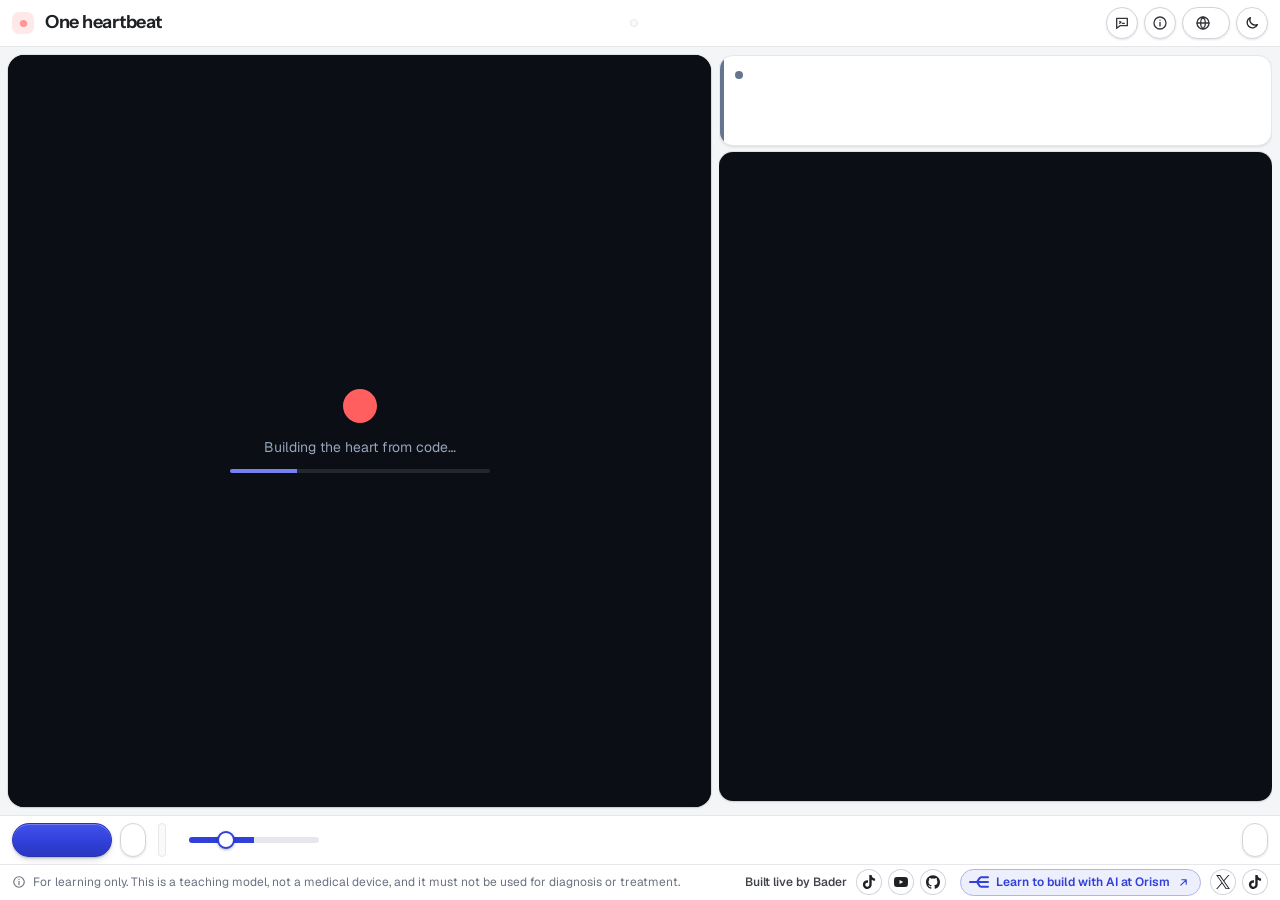
<file: heartbeat/index.html>
<!doctype html>
<html lang="en" dir="ltr">
<head>
<meta charset="utf-8">
<meta name="viewport" content="width=device-width, initial-scale=1">
<title>One heartbeat</title>
<meta name="description" content="An interactive 3D model of one heartbeat: valves, blood flow, the electrical signal, ECG and heart sounds, in English and Arabic.">
<script>try { var t = localStorage.getItem('hb-theme'); if (t === 'light' || t === 'dark') document.documentElement.setAttribute('data-theme', t); } catch (e) {}</script>
<link rel="preload" href="fonts/geist-variable.woff2" as="font" type="font/woff2" crossorigin>
<link rel="preload" href="fonts/instrumentsans-variable.woff2" as="font" type="font/woff2" crossorigin>
<link rel="stylesheet" href="css/style.css">
</head>
<body>
<svg width="0" height="0" style="position:absolute" aria-hidden="true">
  <symbol id="i-play" viewBox="0 0 24 24"><path d="M8 5.5v13a1 1 0 0 0 1.5.86l10.4-6.5a1 1 0 0 0 0-1.72L9.5 4.64A1 1 0 0 0 8 5.5z" fill="currentColor"/></symbol>
  <symbol id="i-pause" viewBox="0 0 24 24"><rect x="6.5" y="5" width="4" height="14" rx="1.2" fill="currentColor"/><rect x="13.5" y="5" width="4" height="14" rx="1.2" fill="currentColor"/></symbol>
  <symbol id="i-step" viewBox="0 0 24 24" fill="none" stroke="currentColor" stroke-width="2" stroke-linecap="round" stroke-linejoin="round"><path d="M5 6.5v11l8-5.5z" fill="currentColor"/><path d="M18 6v12"/></symbol>
  <symbol id="i-sound" viewBox="0 0 24 24" fill="none" stroke="currentColor" stroke-width="2" stroke-linecap="round" stroke-linejoin="round"><path d="M11 5 6 9H3v6h3l5 4z" fill="currentColor"/><path d="M15.5 8.5a5 5 0 0 1 0 7M18.5 5.5a9 9 0 0 1 0 13"/></symbol>
  <symbol id="i-mute" viewBox="0 0 24 24" fill="none" stroke="currentColor" stroke-width="2" stroke-linecap="round" stroke-linejoin="round"><path d="M11 5 6 9H3v6h3l5 4z" fill="currentColor"/><path d="m16 9 5 6M21 9l-5 6"/></symbol>
  <symbol id="i-info" viewBox="0 0 24 24" fill="none" stroke="currentColor" stroke-width="2" stroke-linecap="round"><circle cx="12" cy="12" r="9"/><path d="M12 11v5.5M12 7.6v.1"/></symbol>
  <symbol id="i-prompt" viewBox="0 0 24 24" fill="none" stroke="currentColor" stroke-width="2" stroke-linecap="round" stroke-linejoin="round"><path d="M4 5h16v11H9l-5 4z"/><path d="M8.5 9.5 10.5 11l-2 1.5M12.5 12.5h3"/></symbol>
  <symbol id="i-copy" viewBox="0 0 24 24" fill="none" stroke="currentColor" stroke-width="2" stroke-linecap="round" stroke-linejoin="round"><rect x="8.5" y="8.5" width="12" height="12" rx="2.5"/><path d="M15.5 8.5V6a2.5 2.5 0 0 0-2.5-2.5H6A2.5 2.5 0 0 0 3.5 6v7A2.5 2.5 0 0 0 6 15.5h2.5"/></symbol>
  <symbol id="i-check" viewBox="0 0 24 24" fill="none" stroke="currentColor" stroke-width="2.4" stroke-linecap="round" stroke-linejoin="round"><path d="m5 12.5 4.5 4.5L19 7.5"/></symbol>
  <symbol id="i-sun" viewBox="0 0 24 24" fill="none" stroke="currentColor" stroke-width="2" stroke-linecap="round"><circle cx="12" cy="12" r="4"/><path d="M12 2.5v2M12 19.5v2M2.5 12h2M19.5 12h2M5.3 5.3l1.4 1.4M17.3 17.3l1.4 1.4M5.3 18.7l1.4-1.4M17.3 6.7l1.4-1.4"/></symbol>
  <symbol id="i-moon" viewBox="0 0 24 24" fill="none" stroke="currentColor" stroke-width="2" stroke-linecap="round" stroke-linejoin="round"><path d="M20 14.5A8 8 0 0 1 9.5 4a8 8 0 1 0 10.5 10.5z"/></symbol>
  <symbol id="i-globe" viewBox="0 0 24 24" fill="none" stroke="currentColor" stroke-width="2" stroke-linecap="round"><circle cx="12" cy="12" r="9"/><path d="M3 12h18M12 3c2.6 2.6 3.8 5.6 3.8 9s-1.2 6.4-3.8 9c-2.6-2.6-3.8-5.6-3.8-9S9.4 5.6 12 3z"/></symbol>
  <symbol id="i-arrow" viewBox="0 0 24 24" fill="none" stroke="currentColor" stroke-width="2" stroke-linecap="round" stroke-linejoin="round"><path d="M7 17 17 7M9 7h8v8"/></symbol>
  <symbol id="i-x" viewBox="0 0 24 24"><path fill="currentColor" d="M14.234 10.162 22.977 0h-2.072l-7.591 8.824L7.251 0H.258l9.168 13.343L.258 24H2.33l8.016-9.318L16.749 24h6.993zm-2.837 3.299-.929-1.329L3.076 1.56h3.182l5.965 8.532.929 1.329 7.754 11.09h-3.182z"/></symbol>
  <symbol id="i-tiktok" viewBox="0 0 24 24"><path fill="currentColor" d="M12.525.02c1.31-.02 2.61-.01 3.91-.02.08 1.53.63 3.09 1.75 4.170 1.12 1.11 2.7 1.62 4.24 1.79v4.03c-1.440-.05-2.89-.35-4.2-.97-.57-.26-1.1-.59-1.62-.93-.01 2.92.01 5.84-.02 8.75-.08 1.4-.54 2.79-1.35 3.94-1.31 1.92-3.58 3.17-5.91 3.21-1.43.08-2.86-.31-4.08-1.03-2.02-1.19-3.44-3.37-3.65-5.71-.02-.5-.03-1-.01-1.49.18-1.9 1.12-3.72 2.58-4.96 1.66-1.44 3.98-2.13 6.15-1.72.02 1.48-.04 2.96-.04 4.44-.99-.32-2.15-.23-3.02.37-.63.41-1.11 1.04-1.36 1.75-.21.51-.15 1.07-.14 1.61.24 1.64 1.82 3.02 3.5 2.87 1.12-.01 2.19-.66 2.77-1.61.19-.33.4-.67.41-1.06.1-1.79.06-3.57.07-5.36.01-4.03-.01-8.05.02-12.07z"/></symbol>
  <symbol id="i-youtube" viewBox="0 0 24 24"><path fill="currentColor" d="M23.498 6.186a3.016 3.016 0 0 0-2.122-2.136C19.505 3.545 12 3.545 12 3.545s-7.505 0-9.377.505A3.017 3.017 0 0 0 .502 6.186C0 8.07 0 12 0 12s0 3.93.502 5.814a3.016 3.016 0 0 0 2.122 2.136c1.871.505 9.376.505 9.376.505s7.505 0 9.377-.505a3.015 3.015 0 0 0 2.122-2.136C24 15.93 24 12 24 12s0-3.930-.502-5.814zM9.545 15.568V8.432L15.818 12l-6.273 3.568z"/></symbol>
  <symbol id="i-github" viewBox="0 0 24 24"><path fill="currentColor" d="M12 .297c-6.63 0-12 5.373-12 12 0 5.303 3.438 9.8 8.205 11.385.6.113.82-.258.82-.577 0-.285-.01-1.04-.015-2.04-3.338.724-4.042-1.61-4.042-1.61C4.422 18.07 3.633 17.7 3.633 17.7c-1.087-.744.084-.729.084-.729 1.205.084 1.838 1.236 1.838 1.236 1.07 1.835 2.809 1.305 3.495.998.108-.776.417-1.305.76-1.605-2.665-.3-5.466-1.332-5.466-5.930 0-1.31.465-2.38 1.235-3.220-.135-.303-.54-1.523.105-3.176 0 0 1.005-.322 3.3 1.23.96-.267 1.98-.399 3-.405 1.020.006 2.040.138 3 .405 2.280-1.552 3.285-1.23 3.285-1.23.645 1.653.24 2.873.12 3.176.765.84 1.23 1.91 1.23 3.22 0 4.61-2.805 5.625-5.475 5.92.42.36.81 1.096.81 2.22 0 1.606-.015 2.896-.015 3.286 0 .315.21.69.825.57C20.565 22.092 24 17.592 24 12.297c0-6.627-5.373-12-12-12"/></symbol>
  <symbol id="i-orism" viewBox="3 15 58 34"><path d="M6 32H24C31 32 31 18 38 18H58M24 32H58M24 32C31 32 31 46 38 46H58" fill="none" stroke="currentColor" stroke-width="6" stroke-linecap="round" stroke-linejoin="round"/></symbol>
</svg>

<div id="app">
  <header class="top">
    <div class="brand">
      <span class="beat-dot" id="beatDot" aria-hidden="true"></span>
      <div class="brand-text">
        <h1 data-t="title"></h1>
        <span class="sub" data-t="subtitle"></span>
      </div>
    </div>
    <nav class="conds glide-host" id="conds" aria-label="Condition"></nav>
    <div class="top-actions">
      <button class="btn" id="btnPrompt"><svg class="ic"><use href="#i-prompt"/></svg><span data-t="prompt"></span></button>
      <button class="btn" id="btnSimplify"><svg class="ic"><use href="#i-info"/></svg><span data-t="simplifiesShort"></span></button>
      <button class="btn lang" id="btnLang" aria-label="Switch language"><svg class="ic"><use href="#i-globe"/></svg><span id="langText"></span></button>
      <button class="icon-btn" id="btnTheme" aria-label="Theme"><svg class="ic"><use href="#i-moon"/></svg></button>
    </div>
  </header>

  <main>
    <section class="stage" id="stage">
      <canvas id="gl" aria-label="3D heart"></canvas>
      <div id="labels" aria-hidden="true"></div>

      <div class="tools">
        <div class="tool-row">
          <span class="tool-lab" data-t="viewLabel"></span>
          <div class="seg glide-host" id="viewSeg" role="group"></div>
        </div>
        <div class="tool-row">
          <span class="tool-lab" data-t="showLabel"></span>
          <div class="seg toggles" id="layerSeg" role="group"></div>
        </div>
        <label class="cut tool-row" id="cutWrap" hidden>
          <span class="tool-lab" data-t="cutDepth"></span>
          <input type="range" id="cutZ" class="range" min="0" max="100" value="58" dir="ltr">
        </label>
        <div class="hint" id="hint" data-t="hintView"></div>
      </div>

      <aside class="card info" id="info" hidden>
        <button class="x" id="infoClose" aria-label="Close">×</button>
        <h2 id="infoName"></h2>
        <p id="infoText"></p>
      </aside>

      <div class="card legend" id="legend">
        <div class="dots">
          <span><i class="dot oxy"></i><span data-t="blood.oxy"></span></span>
          <span><i class="dot deoxy"></i><span data-t="blood.deoxy"></span></span>
        </div>
        <p class="note" data-t="blood.note"></p>
        <p class="route" data-t="blood.route"></p>
      </div>

      <div class="card cond-card" id="condCard" hidden></div>

      <div id="loading">
        <div class="load-box">
          <div class="load-heart" aria-hidden="true"></div>
          <p data-t="loading"></p>
          <div class="bar"><i id="loadBar"></i></div>
        </div>
      </div>
    </section>

    <section class="panel">
      <div class="phase-card" id="phaseCard">
        <span class="phase-count" id="phaseCount"></span>
        <h2 id="phaseName"></h2>
        <p id="phaseText"></p>
        <div class="ribbon" id="ribbon"></div>
        <div class="chips" id="valveChips"></div>
      </div>

      <div class="signal" id="signal">
        <div class="chain" id="chain"></div>
        <p class="signal-note" id="signalNote"></p>
      </div>

      <div class="chart-card">
        <div class="chart-wrap"><canvas id="chart" aria-label="ECG, pressure and volume chart"></canvas></div>
        <p class="chart-key" id="chartKey"></p>
      </div>

      <div class="vitals" id="vitals"></div>
    </section>
  </main>

  <footer class="transport">
    <div class="group play">
      <button class="play-btn" id="btnPlay"></button>
      <button class="btn" id="btnStep"></button>
    </div>
    <span class="vsep" aria-hidden="true"></span>
    <div class="group">
      <span class="lab" data-t="speed"></span>
      <div class="seg glide-host" id="speedSeg" role="group" dir="ltr"></div>
    </div>
    <span class="vsep" aria-hidden="true"></span>
    <div class="group rate">
      <span class="lab" id="rateLabel"></span>
      <input type="range" id="rate" class="range" min="40" max="180" step="1" value="75" dir="ltr">
      <output id="rateOut" dir="ltr"></output>
    </div>
    <span class="vsep" aria-hidden="true"></span>
    <div class="group timing" id="timing"></div>
    <div class="group">
      <button class="btn sound" id="btnSound"></button>
    </div>
  </footer>

  <div class="disclaimer">
    <p class="disc-text"><svg class="ic"><use href="#i-info"/></svg><span data-t="disclaimer"></span><span class="keys" data-t="keys"></span></p>
    <div class="socials">
      <div class="soc-group">
        <span class="soc-lab" data-t="builtBy"></span>
        <ul class="soc-list">
          <li><a class="soc" href="https://www.tiktok.com/@clockendbader" target="_blank" rel="noopener noreferrer" aria-label="TikTok @clockendbader" style="--st:#000"><svg><use href="#i-tiktok"/></svg><span class="tip">@clockendbader</span></a></li>
          <li><a class="soc" href="https://www.youtube.com/@clockendbader" target="_blank" rel="noopener noreferrer" aria-label="YouTube @clockendbader" style="--st:#FF0000"><svg><use href="#i-youtube"/></svg><span class="tip">@clockendbader</span></a></li>
          <li><a class="soc" href="https://github.com/clockendbader" target="_blank" rel="noopener noreferrer" aria-label="GitHub clockendbader" style="--st:#181717"><svg><use href="#i-github"/></svg><span class="tip">clockendbader</span></a></li>
        </ul>
      </div>
      <span class="vsep" aria-hidden="true"></span>
      <div class="soc-group">
        <a class="orism" href="https://orism.ai" target="_blank" rel="noopener noreferrer"><svg class="orism-mark"><use href="#i-orism"/></svg><span data-t="orismLink"></span><svg class="ic arrow"><use href="#i-arrow"/></svg></a>
        <ul class="soc-list">
          <li><a class="soc" href="https://x.com/orism_ai" target="_blank" rel="noopener noreferrer" aria-label="X @orism_ai" style="--st:#000"><svg><use href="#i-x"/></svg><span class="tip">@orism_ai</span></a></li>
          <li><a class="soc" href="https://www.tiktok.com/@orism.ai" target="_blank" rel="noopener noreferrer" aria-label="TikTok @orism.ai" style="--st:#000"><svg><use href="#i-tiktok"/></svg><span class="tip">@orism.ai</span></a></li>
        </ul>
      </div>
    </div>
  </div>
</div>

<dialog id="dlg">
  <div class="dlg-head"><h2 data-t="simplifies"></h2><button class="x" id="dlgClose" aria-label="Close">×</button></div>
  <div class="dlg-body" id="dlgBody"></div>
</dialog>

<dialog id="dlgPrompt" class="prompt-dlg">
  <div class="dlg-head"><h2 data-t="promptTitle"></h2><button class="x" id="promptClose" aria-label="Close">×</button></div>
  <div class="dlg-body">
    <p class="intro" data-t="promptIntro"></p>
    <div class="prompt-box">
      <button class="btn primary copy-btn" id="btnCopy"><svg class="ic"><use href="#i-copy"/></svg><span id="copyText"></span></button>
      <pre id="promptText" dir="ltr">Build an interactive 3D model of the human heart that runs in my browser and teaches how one heartbeat works.

What it is for:
I'm showing it live to an audience. Most of them are not doctors. They should understand a heartbeat after two minutes with it, and a medical student should find nothing wrong in it.

What I should be able to do:
- See a beating heart in 3D, rotate and zoom it, and cut it open to see the four chambers and the four valves working.
- Watch blood move through it in the right order: body, right side, lungs, left side, body. Colour it by oxygen level, and say in a note that the blue is a drawing convention.
- Watch the electrical signal travel: SA node, atria, AV node (with its delay), bundle of His, Purkinje fibres, ventricles.
- See a live ECG trace drawn in time with the beat, so the P wave, the QRS complex and the T wave line up with what the heart is doing at that moment. Add a pressure and volume chart for the left ventricle beside it.
- Hear the two heart sounds, made in code, each one exactly when its valves close.
- Pause, go one phase at a time through the cardiac cycle, and slow it down to a tenth of the speed.
- Change the heart rate from 40 to 180 beats a minute and see what really changes: the resting phase shortens far more than the pumping phase.
- Click any part to get its name and what it does in two plain sentences.
- Switch to three conditions and see how the motion, the flow and the ECG change: atrial fibrillation, complete heart block, and aortic stenosis.
- Switch between Arabic and English. Arabic lays out right to left, and each medical term keeps its English name beside the Arabic.

Rules:
- Accuracy comes first. The timing of the phases, the order the valves open and close, the pressures and the ECG must match standard physiology. If you simplify something, list it in a "What this model simplifies" panel. If you are not sure of a number, leave it out.
- Build the heart from your own geometry in code. No models, pictures or code taken from other sites.
- A line at the bottom says this is for learning, not for diagnosis.
Do not come back to me until everything is done.

How to work:
- Give me your plan in a few lines, then build without waiting for me.
- When it's built, open it yourself and check it against the cardiac cycle: at each phase, are the right valves open, is the ECG at the right wave, do the sounds land on the valve closures? Check all three conditions the same way. Fix what's wrong.
If you hit a session limit, make a checkpoint and continue when it's restarted.
If you hit a usage limit, make a checkpoint until I switch accounts.</pre>
    </div>
  </div>
</dialog>

<script src="js/i18n.js"></script>
<script src="js/physio.js"></script>
<script src="js/geometry.js"></script>
<script src="js/renderer.js"></script>
<script src="js/blood.js"></script>
<script src="js/charts.js"></script>
<script src="js/audio.js"></script>
<script src="js/app.js"></script>
</body>
</html>
</file>
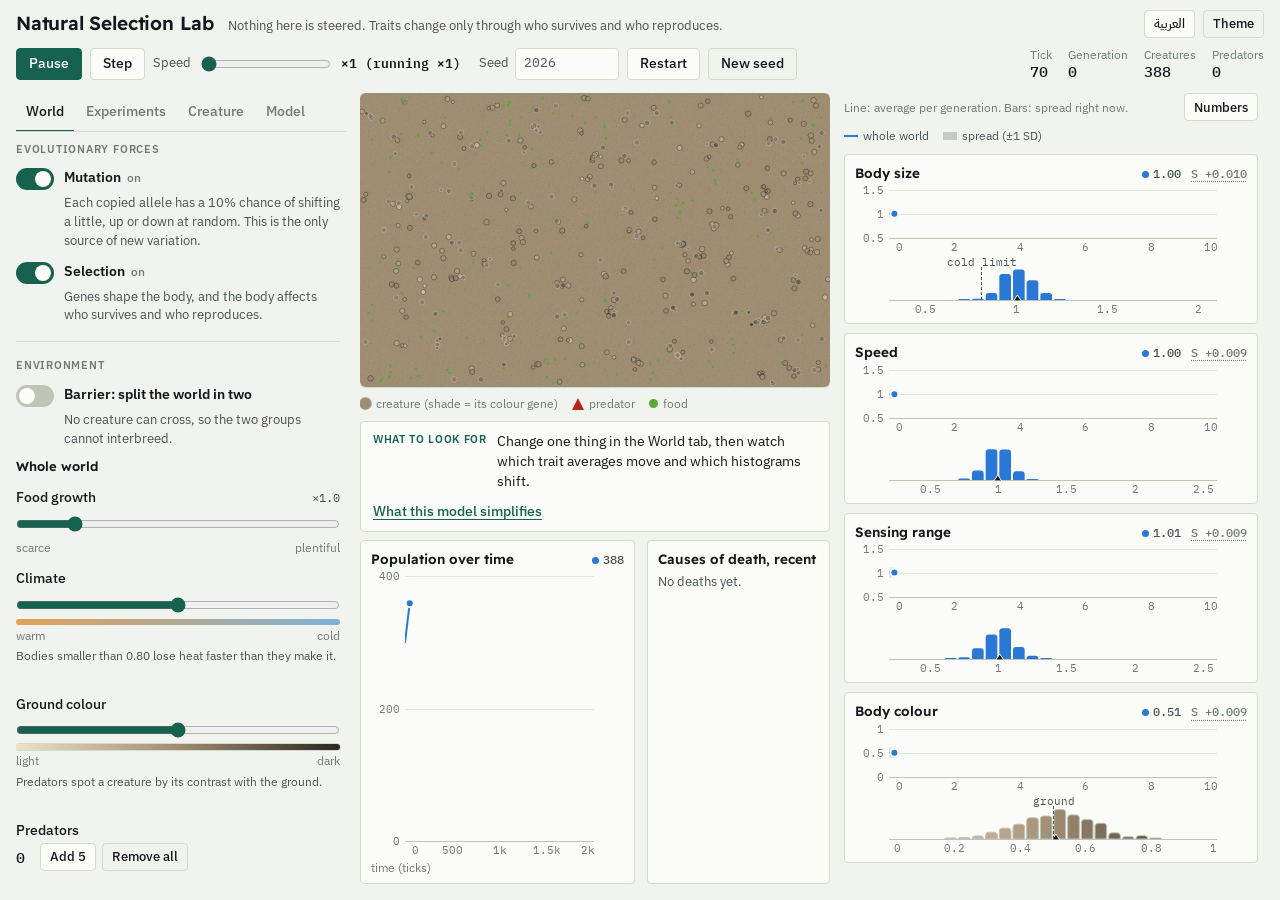
<file: natural-selection/index.html>
<!doctype html>
<html lang="en">
<head>
<meta charset="utf-8">
<meta name="viewport" content="width=device-width, initial-scale=1, viewport-fit=cover">
<style>:root{padding-top:env(safe-area-inset-top,0px);padding-bottom:env(safe-area-inset-bottom,0px)}[hidden]{display:none!important}</style>
</head>
<body>
<title>Natural Selection Lab</title>
<meta name="claude:viewport-fit-sides" content="cover">
<link rel="stylesheet" href="https://fonts.googleapis.com/css2?family=IBM+Plex+Mono:wght@400;500&family=IBM+Plex+Sans+Arabic:wght@400;500;600&family=IBM+Plex+Sans:wght@400;500;600&family=Readex+Pro:wght@500;600&display=swap">
<style>
/* Layout: a field-station bench. The living world is the specimen in the middle;
   controls sit on the left, instruments (charts) on the right. One screen on a laptop,
   a scrolling column with the world pinned on top on a phone. */
:root {
  --bg: #f1f3ee;
  --surface: #fbfbf8;
  --surface-2: #e8ebe3;
  --ink: #14181a;
  --ink-2: #485152;
  --ink-3: #6f7977;
  --line: #d5d9ce;
  --accent: #17624f;
  --accent-ink: #ffffff;
  --accent-soft: #dcebe4;
  --series-a: #2a78d6;
  --series-b: #eb6834;
  --grid: #e4e6dd;
  --axis: #bfc4b7;
  --warn-bg: #fdf1d8;
  --warn-ink: #5b4300;
  --warm: #e2a257;
  --cold: #7fb1d6;
  --font-display: "Readex Pro", "IBM Plex Sans Arabic", system-ui, -apple-system, "Segoe UI", Tahoma, sans-serif;
  --font-body: "IBM Plex Sans", "IBM Plex Sans Arabic", system-ui, -apple-system, "Segoe UI", Tahoma, sans-serif;
  --font-data: "IBM Plex Mono", ui-monospace, "SF Mono", Menlo, Consolas, monospace;
}
@media (prefers-color-scheme: dark) {
  :root:not([data-theme="light"]) {
    --bg: #111514; --surface: #1a1e1d; --surface-2: #242a28; --ink: #eef0ea; --ink-2: #c1c7c1; --ink-3: #8f9792;
    --line: #2f3633; --accent: #62c7a8; --accent-ink: #0b1a15; --accent-soft: #1d332c;
    --series-a: #3987e5; --series-b: #d95926; --grid: #272c2a; --axis: #3d4441;
    --warn-bg: #3a2f10; --warn-ink: #f6dfa0; --warm: #c98a45; --cold: #5d93bb;
    color-scheme: dark;
  }
}
:root[data-theme="dark"] {
  --bg: #111514; --surface: #1a1e1d; --surface-2: #242a28; --ink: #eef0ea; --ink-2: #c1c7c1; --ink-3: #8f9792;
  --line: #2f3633; --accent: #62c7a8; --accent-ink: #0b1a15; --accent-soft: #1d332c;
  --series-a: #3987e5; --series-b: #d95926; --grid: #272c2a; --axis: #3d4441;
  --warn-bg: #3a2f10; --warn-ink: #f6dfa0; --warm: #c98a45; --cold: #5d93bb;
  color-scheme: dark;
}

* { box-sizing: border-box; }
html, body { height: 100%; }
body {
  margin: 0; background: var(--bg); color: var(--ink);
  font: 14px/1.45 var(--font-body);
  -webkit-text-size-adjust: 100%;
}
button, input, select { font: inherit; color: inherit; }
h1, h2, h3, h4, p, ul, ol, dl, dd { margin: 0; padding: 0; }
ul, ol { list-style: none; }
:focus-visible { outline: 2px solid var(--accent); outline-offset: 2px; }
.num { font-family: var(--font-data); font-variant-numeric: tabular-nums; }
[dir="rtl"] .num, .ltr { direction: ltr; unicode-bidi: isolate; }

.app {
  min-height: 100%;
  display: flex; flex-direction: column; gap: 12px;
  padding-block: 10px 16px;
  padding-left: max(16px, env(safe-area-inset-left, 0px));
  padding-right: max(16px, env(safe-area-inset-right, 0px));
}

/* ---------- top bar ---------- */
.bar { display: flex; flex-direction: column; gap: 8px; }
.bar-top { display: flex; align-items: center; justify-content: space-between; gap: 8px 16px; }
.bar-top .group { flex-wrap: nowrap; flex: none; }
body::before { content: ""; position: fixed; inset: 0 0 auto; height: env(safe-area-inset-top, 0px); z-index: 10; background: var(--bg); }
.bar-ctl { display: flex; flex-wrap: wrap; align-items: center; gap: 8px 18px; }
.bar-ctl .counts { margin-inline-start: auto; }
.brand { display: flex; align-items: baseline; flex-wrap: wrap; gap: 2px 14px; min-width: 0; }
.tagline { color: var(--ink-2); font-size: 13px; max-width: 75ch; }
.brand h1 { font: 600 19px/1.2 var(--font-display); letter-spacing: -0.01em; text-wrap: balance; }
.group { display: flex; align-items: center; gap: 8px; flex-wrap: wrap; }
.btn {
  appearance: none; border: 1px solid var(--line); background: var(--surface); color: var(--ink);
  padding: 6px 12px; border-radius: 4px; cursor: pointer; font-weight: 500; line-height: 1.2; min-height: 32px;
}
.btn:hover { border-color: var(--ink-3); }
.btn.primary { background: var(--accent); border-color: var(--accent); color: var(--accent-ink); }
.btn.primary:hover { filter: brightness(1.08); }
.btn.small { padding: 4px 9px; min-height: 28px; font-size: 13px; }
.btn.ghost { background: transparent; }
.btn[aria-pressed="true"] { background: var(--accent-soft); border-color: var(--accent); }
.field { display: flex; align-items: center; gap: 6px; color: var(--ink-2); font-size: 13px; }
.field input[type="number"] {
  width: 104px; padding: 5px 8px; border: 1px solid var(--line); border-radius: 4px; background: var(--surface);
  font-family: var(--font-data); min-height: 32px;
}
.speed { display: flex; align-items: center; gap: 8px; font-size: 13px; color: var(--ink-2); }
.speed input { width: 130px; accent-color: var(--accent); }
.speed output { min-width: 4.2em; color: var(--ink); font-weight: 600; }
.counts { display: flex; gap: 16px; flex-wrap: wrap; font-size: 12px; color: var(--ink-3); }
.counts b { display: block; font: 500 15px/1.2 var(--font-data); color: var(--ink); font-variant-numeric: tabular-nums; }

/* ---------- main grid ---------- */
.grid { display: grid; gap: 14px; grid-template-columns: minmax(0, 1fr); min-height: 0; }
.stagewrap { min-width: 0; display: flex; flex-direction: column; gap: 8px; }
.stage {
  position: relative; width: 100%; aspect-ratio: 1200 / 750; max-width: 100%;
  border-radius: 6px; overflow: hidden; background: var(--surface-2);
  box-shadow: 0 0 0 1px var(--line);
}
.stage canvas { position: absolute; inset: 0; width: 100%; height: 100%; display: block; touch-action: manipulation; cursor: crosshair; }
.island-tag {
  position: absolute; top: 8px; display: flex; align-items: center; gap: 6px; direction: ltr;
  background: color-mix(in srgb, var(--surface) 86%, transparent); color: var(--ink);
  padding: 2px 8px; border-radius: 3px; font-size: 12px; font-weight: 600; pointer-events: none;
}
.island-tag i { width: 9px; height: 9px; border-radius: 50%; display: block; }
.island-tag.a { left: 8px; } .island-tag.a i { background: var(--series-a); }
.island-tag.b { left: calc(50% + 12px); } .island-tag.b i { background: var(--series-b); }
.keyline { display: flex; flex-wrap: wrap; gap: 4px 14px; font-size: 12px; color: var(--ink-3); align-items: center; }
.keyline span { display: inline-flex; align-items: center; gap: 5px; }
.key-dot { width: 9px; height: 9px; border-radius: 50%; display: inline-block; background: #58a83a; }
.key-prey { width: 11px; height: 11px; border-radius: 50%; display: inline-block; background: #9f8d72; box-shadow: 0 0 0 1px rgba(0,0,0,.3); }
.key-pred { width: 0; height: 0; border-left: 6px solid transparent; border-right: 6px solid transparent; border-bottom: 12px solid #b3261e; display: inline-block; }
.note {
  background: var(--surface); border: 1px solid var(--line); border-radius: 4px; padding: 9px 12px;
  display: flex; gap: 10px; align-items: flex-start; flex-wrap: wrap;
}
.note .lab { font: 600 11px/1.5 var(--font-body); letter-spacing: 0.06em; text-transform: uppercase; color: var(--accent); white-space: nowrap; }
[dir="rtl"] .note .lab { letter-spacing: 0; font-size: 12px; }
.note p { flex: 1 1 260px; min-width: 0; color: var(--ink); max-width: 75ch; }
.note.alert { background: var(--warn-bg); border-color: transparent; color: var(--warn-ink); }
.note.alert .lab, .note.alert p { color: var(--warn-ink); }
.linkbtn { background: none; border: 0; padding: 0; color: var(--accent); text-decoration: underline; text-underline-offset: 3px; cursor: pointer; font-weight: 500; }

/* ---------- tabs + panels ---------- */
.side { min-width: 0; display: flex; flex-direction: column; gap: 10px; }
.tabs { display: flex; gap: 2px; border-bottom: 1px solid var(--line); overflow-x: auto; scrollbar-width: none; }
.tabs::-webkit-scrollbar { display: none; }
.tab {
  appearance: none; background: none; border: 0; border-bottom: 2px solid transparent; margin-bottom: -1px;
  padding: 8px 10px; cursor: pointer; color: var(--ink-3); font-weight: 500; white-space: nowrap;
}
.tab:hover { color: var(--ink); }
.tab[aria-selected="true"] { color: var(--ink); border-bottom-color: var(--accent); }
.panel { display: flex; flex-direction: column; gap: 16px; min-width: 0; }
.panel h2 { font: 600 15px/1.3 var(--font-display); }
.panel h3 { font: 600 11px/1.4 var(--font-body); letter-spacing: 0.07em; text-transform: uppercase; color: var(--ink-3); }
[dir="rtl"] .panel h3 { letter-spacing: 0; font-size: 12.5px; }
.hint { color: var(--ink-2); font-size: 13px; max-width: 65ch; }
.block { display: flex; flex-direction: column; gap: 10px; }
.rule { height: 1px; background: var(--line); border: 0; margin: 0; }

.switchrow { display: grid; grid-template-columns: auto minmax(0, 1fr); gap: 4px 10px; align-items: start; }
.switch { position: relative; width: 38px; height: 22px; flex: none; margin-top: 1px; }
.switch input { position: absolute; inset: 0; opacity: 0; margin: 0; cursor: pointer; width: 100%; height: 100%; }
.switch span { position: absolute; inset: 0; border-radius: 11px; background: var(--axis); transition: background .15s; pointer-events: none; }
.switch span::after { content: ""; position: absolute; top: 3px; inset-inline-start: 3px; width: 16px; height: 16px; border-radius: 50%; background: var(--surface); transition: transform .15s; }
.switch input:checked + span { background: var(--accent); }
.switch input:checked + span::after { transform: translateX(16px); }
[dir="rtl"] .switch input:checked + span::after { transform: translateX(-16px); }
.switch input:focus-visible + span { outline: 2px solid var(--accent); outline-offset: 2px; }
.switchrow label.t { font-weight: 600; cursor: pointer; }
.switchrow .state { font-weight: 500; color: var(--ink-3); margin-inline-start: 6px; font-size: 12px; }
.switchrow .hint { grid-column: 2; }

.envcols { display: grid; gap: 14px; direction: ltr; }
.envcols.two { grid-template-columns: repeat(2, minmax(0, 1fr)); }
.envcol { display: flex; flex-direction: column; gap: 12px; min-width: 0; }
[dir="rtl"] .envcol { direction: rtl; }
.envcol h4 { font: 600 13px/1.3 var(--font-display); display: flex; align-items: center; gap: 6px; }
.envcol h4 i { width: 9px; height: 9px; border-radius: 50%; display: block; }
.ctl { display: flex; flex-direction: column; gap: 3px; min-width: 0; }
.ctl .top { display: flex; justify-content: space-between; gap: 8px; align-items: baseline; }
.ctl .top label { font-weight: 500; }
.ctl .top output { color: var(--ink-2); font-size: 12px; }
.ctl input[type="range"] { width: 100%; accent-color: var(--accent); margin: 2px 0; height: 22px; }
.ctl .ends { display: flex; justify-content: space-between; font-size: 11.5px; color: var(--ink-3); }
.ctl .sub { font-size: 12px; color: var(--ink-2); min-height: 2.9em; }
.track { height: 6px; border-radius: 3px; margin-top: -2px; }
.track.ground { background: linear-gradient(to right, #ece1c6, #9f8d72, #2b2622); box-shadow: 0 0 0 1px var(--line); }
.track.climate { background: linear-gradient(to right, var(--warm), var(--cold)); }
[dir="rtl"] .track { transform: scaleX(-1); }
.predrow { display: flex; align-items: center; gap: 6px; flex-wrap: wrap; }
.predrow b { font: 500 15px var(--font-data); min-width: 2ch; }

.exp { display: flex; flex-direction: column; gap: 6px; padding-block: 12px; border-top: 1px solid var(--line); }
.exp:first-of-type { border-top: 0; padding-top: 0; }
.exp .head { display: flex; justify-content: space-between; align-items: center; gap: 10px; }
.exp h4 { font: 600 15px/1.3 var(--font-display); }
.exp .setup { color: var(--ink-2); font-size: 13px; }
.exp .look { font-size: 13.5px; max-width: 65ch; }
.exp .look b { font-weight: 600; color: var(--accent); }
.exp.active h4::after { content: " •"; color: var(--accent); }

/* creature inspector */
.kv { display: grid; grid-template-columns: repeat(2, minmax(0, 1fr)); gap: 8px 14px; }
.kv div { min-width: 0; }
.kv dt { font-size: 11.5px; color: var(--ink-3); }
.kv dd { font: 500 14px var(--font-data); font-variant-numeric: tabular-nums; overflow-wrap: anywhere; }
.tablewrap { overflow-x: auto; }
table.genes, table.data { border-collapse: collapse; width: 100%; font-size: 13px; }
table.genes th, table.genes td, table.data th, table.data td { text-align: start; padding: 5px 8px 5px 0; border-bottom: 1px solid var(--line); vertical-align: baseline; }
[dir="rtl"] table.genes th, [dir="rtl"] table.genes td, [dir="rtl"] table.data th, [dir="rtl"] table.data td { padding: 5px 0 5px 8px; }
table.genes th, table.data th { font-weight: 500; color: var(--ink-3); font-size: 11.5px; }
table.genes td.n, table.data td.n { font-family: var(--font-data); font-variant-numeric: tabular-nums; }
.swatch { display: inline-block; width: 12px; height: 12px; border-radius: 50%; vertical-align: -1px; box-shadow: 0 0 0 1px var(--axis); margin-inline-end: 5px; }
.ped { display: flex; flex-direction: column; gap: 8px; }
.ped .row { display: flex; flex-wrap: wrap; gap: 6px; align-items: center; }
.ped .row > span.l { font-size: 11.5px; color: var(--ink-3); flex: 0 0 100%; }
.chip {
  display: inline-flex; align-items: center; gap: 2px; border: 1px solid var(--line); border-radius: 12px; padding: 2px 9px 2px 6px;
  background: var(--surface); font: 500 12px var(--font-data); cursor: pointer; color: var(--ink);
}
.chip:hover { border-color: var(--ink-3); }
.chip.dead { color: var(--ink-3); border-style: dashed; }
.chip.me { border-color: var(--accent); background: var(--accent-soft); }
.chip.none { cursor: default; border-style: dotted; color: var(--ink-3); }

/* model text */
.terms { display: flex; flex-direction: column; gap: 12px; }
.terms dt { font: 600 14px/1.3 var(--font-display); }
.terms dd { color: var(--ink-2); font-size: 13.5px; max-width: 65ch; }
.rules li, .simpl li { position: relative; padding-inline-start: 16px; color: var(--ink-2); font-size: 13.5px; max-width: 65ch; margin-top: 7px; }
.rules li::before, .simpl li::before { content: ""; position: absolute; inset-inline-start: 2px; top: 0.62em; width: 6px; height: 1px; background: var(--ink-3); }
.rules li b, .simpl li b { color: var(--ink); font-weight: 600; }
.simplbox { border: 1px solid var(--line); border-radius: 4px; padding: 12px 14px; background: var(--surface); }

/* ---------- charts ---------- */
.charts, .chartstack { display: flex; flex-direction: column; gap: 12px; min-width: 0; }
.chartbar { display: flex; flex-wrap: wrap; gap: 6px 14px; align-items: center; justify-content: space-between; }
.legend { display: flex; flex-wrap: wrap; gap: 4px 14px; font-size: 12px; color: var(--ink-2); direction: ltr; }
[dir="rtl"] .legend > span { direction: rtl; }
.legend span { display: inline-flex; align-items: center; gap: 5px; }
.chartbar .cap { color: var(--ink-3); font-size: 12px; flex: 1 1 12em; min-width: 0; }
.chartbar .legend { flex: 0 0 100%; }
.legend i { width: 14px; height: 0; border-top: 2px solid; display: inline-block; }
.legend i.dash { border-top-style: dashed; border-color: var(--ink-2); }
.legend i.band { height: 8px; border: 0; background: var(--ink-3); opacity: .35; }
.card { background: var(--surface); border: 1px solid var(--line); border-radius: 4px; padding: 9px 10px 6px; min-width: 0; display: flex; flex-direction: column; gap: 2px; }
.card .ch { display: flex; align-items: baseline; justify-content: space-between; gap: 8px; flex-wrap: wrap; }
.card h3 { font: 600 13.5px/1.3 var(--font-display); color: var(--ink); letter-spacing: 0; text-transform: none; }
.card .vals { font: 500 12px var(--font-data); color: var(--ink-2); direction: ltr; display: flex; gap: 10px; flex-wrap: wrap; }
.card .vals i { display: inline-block; width: 7px; height: 7px; border-radius: 50%; margin-right: 4px; }
.card .sub { font-size: 11.5px; color: var(--ink-3); display: flex; justify-content: space-between; gap: 8px; flex-wrap: wrap; }
.card .vals .s { cursor: help; text-decoration: underline dotted; text-underline-offset: 3px; color: var(--ink-3); }
.card canvas { display: block; width: 100%; direction: ltr; }
canvas.line { height: 72px; }
canvas.hist { height: 60px; }
canvas.line.two { height: 66px; }
canvas.hist.two { height: 86px; }
canvas.pop { height: 96px; }
.traitgrid { display: grid; gap: 12px; grid-template-columns: minmax(0, 1fr); }
.undergrid { display: grid; gap: 12px; grid-template-columns: minmax(0, 1fr); }
.deaths { display: flex; flex-direction: column; gap: 5px; margin-top: 4px; }
.drow { display: grid; grid-template-columns: 6.5em minmax(0, 1fr) 3.2em; gap: 8px; align-items: center; font-size: 12.5px; }
.drow .bars { display: flex; flex-direction: column; gap: 2px; direction: ltr; }
.drow .bar { height: 7px; border-radius: 0 4px 4px 0; min-width: 1px; background: var(--series-a); transition: width .3s; }
.drow .bar.b { background: var(--series-b); }
.drow .pct { font: 500 12px/1.25 var(--font-data); color: var(--ink-2); text-align: right; display: flex; flex-direction: column; }
.drow .bars { gap: 3px; } .drow .bars .bar { height: 8px; }
#tip {
  position: fixed; z-index: 30; pointer-events: none; background: var(--ink); color: var(--bg);
  padding: 5px 8px; border-radius: 4px; font-size: 12px; line-height: 1.4; max-width: 260px; direction: ltr;
  box-shadow: 0 2px 10px rgba(0,0,0,.18);
}
#tip b { font-family: var(--font-data); font-weight: 500; }
#tip i { display: inline-block; width: 7px; height: 7px; border-radius: 50%; margin-right: 5px; }

/* ---------- phone: world pinned on top, everything else scrolls under tabs ---------- */
@media (max-width: 979px) {
  .stage { width: min(100%, calc(60vh * 1.6)); margin-inline: auto; }
}
@media (max-width: 979px) and (min-height: 600px) {
  .stagewrap { position: sticky; top: env(safe-area-inset-top, 0px); z-index: 5; background: var(--bg); padding-bottom: 6px; }
}
@media (max-width: 759px) {
  .brand h1 { font-size: 17px; }
  .tagline { display: none; }
  .counts { gap: 12px; }
  .bar-ctl .counts { margin-inline-start: 0; }
  .keyline, .stagewrap .note { display: none; }
  .note.mobile { display: flex; padding: 8px 10px; gap: 4px 10px; }
  .speed input { width: 92px; }
  .speed label { position: absolute; width: 1px; height: 1px; overflow: hidden; clip-path: inset(50%); }
  .field input[type="number"] { width: 84px; }
  .bar-ctl { gap: 8px 10px; }
}
@media (min-width: 760px) {
  .note.mobile { display: none; }
}
/* ---------- tablet: world left, tabs right ---------- */
@media (min-width: 980px) and (max-width: 1179px) {
  .grid { grid-template-columns: minmax(0, 1fr) minmax(300px, 380px); align-items: start; }
  .stagewrap { position: sticky; top: 10px; }
}
/* ---------- laptop and wider: one screen, three columns ---------- */
@media (min-width: 1180px) {
  .app { height: 100%; }
  .grid {
    flex: 1; min-height: 0;
    grid-template-columns: minmax(280px, 330px) minmax(0, 1fr) minmax(340px, 420px);
    grid-template-rows: minmax(0, 1fr);
    grid-template-areas: "side stage charts";
  }
  .side { grid-area: side; min-height: 0; }
  .side .panelscroll { overflow-y: auto; min-height: 0; flex: 1; padding-inline-end: 6px; scrollbar-width: thin; }
  .stagewrap { grid-area: stage; min-height: 0; overflow-y: auto; scrollbar-width: thin; }
  .stage { flex: none; margin-inline: auto; }
  .charts { grid-area: charts; min-height: 0; overflow-y: auto; padding-inline-end: 6px; scrollbar-width: thin; }
  .tab[data-tab="charts"] { display: none; }
  .stagewrap .undergrid { grid-template-columns: minmax(0, 1.5fr) minmax(0, 1fr); flex: 1 0 auto; min-height: 150px; }
  .stagewrap .keyline > span:last-child { display: none; }
  .stagewrap .undergrid canvas.pop { flex: 1 1 60px; min-height: 60px; height: 0; }
  .charts { gap: 9px; } .traitgrid { gap: 9px; }
}
@media (prefers-reduced-motion: reduce) { * { transition: none !important; } }

</style>
<div class="app" id="app">
  <header class="bar">
    <div class="bar-top">
      <div class="brand"><h1 data-i18n="title">Natural Selection Lab</h1><p class="tagline" data-i18n="tagline">Nothing here is steered. Traits change only through who survives and who reproduces.</p></div>
      <div class="group">
        <button class="btn small" id="btnLang" type="button">العربية</button>
        <button class="btn small ghost" id="btnTheme" type="button" data-i18n="theme">Theme</button>
      </div>
    </div>
    <div class="bar-ctl">
    <div class="group">
      <button class="btn primary" id="btnPlay" type="button">Pause</button>
      <button class="btn" id="btnStep" type="button" data-i18n="step">Step</button>
      <div class="speed">
        <label for="speed" data-i18n="speed">Speed</label>
        <input id="speed" type="range" min="0" max="9" step="1" value="0">
        <output id="speedOut" class="num" for="speed">×1</output>
      </div>
    </div>
    <div class="group">
      <div class="field"><label for="seed" data-i18n="seed">Seed</label><input id="seed" type="number" inputmode="numeric" min="0" max="4294967295" step="1" value="2026"></div>
      <button class="btn" id="btnRestart" type="button" data-i18n="restart">Restart</button>
      <button class="btn ghost" id="btnNewSeed" type="button" data-i18n="newSeed">New seed</button>
    </div>
    <div class="counts" aria-live="off">
      <div><span data-i18n="cTick">Tick</span><b id="cTick" class="ltr">0</b></div>
      <div><span data-i18n="cGen">Generation</span><b id="cGen" class="ltr">0</b></div>
      <div><span data-i18n="cPrey">Creatures</span><b id="cPrey" class="ltr">0</b></div>
      <div><span data-i18n="cPred">Predators</span><b id="cPred" class="ltr">0</b></div>
    </div>
    </div>
  </header>

  <main class="grid">
    <section class="stagewrap" id="stagewrap">
      <div class="stage" id="stage">
        <canvas id="world" aria-label="World"></canvas>
        <div class="island-tag a" id="tagA" hidden><i></i><span></span></div>
        <div class="island-tag b" id="tagB" hidden><i></i><span></span></div>
      </div>
      <div class="keyline" id="keyline">
        <span><i class="key-prey"></i><span data-i18n="keyPrey">creature (shade = its colour gene)</span></span>
        <span><i class="key-pred"></i><span data-i18n="keyPred">predator</span></span>
        <span><i class="key-dot"></i><span data-i18n="keyFood">food</span></span>
        <span data-i18n="keyClick">Click a creature to inspect it.</span>
      </div>
      <div class="note" id="note"><span class="lab" id="noteLab"></span><p id="noteText"></p></div>
    </section>

    <section class="side">
      <div class="note mobile" id="noteM"><span class="lab" id="noteLabM"></span><p id="noteTextM"></p></div>
      <div class="tabs" role="tablist" id="tabs">
        <button class="tab" role="tab" data-tab="env" type="button" data-i18n="tabEnv">World</button>
        <button class="tab" role="tab" data-tab="exp" type="button" data-i18n="tabExp">Experiments</button>
        <button class="tab" role="tab" data-tab="charts" type="button" data-i18n="tabCharts">Charts</button>
        <button class="tab" role="tab" data-tab="creature" type="button" data-i18n="tabCreature">Creature</button>
        <button class="tab" role="tab" data-tab="model" type="button" data-i18n="tabModel">Model</button>
      </div>
      <div class="panelscroll">
        <div class="panel" data-panel="env" id="panelEnv">
          <div class="block">
            <h3 data-i18n="forces">Evolutionary forces</h3>
            <div class="switchrow">
              <span class="switch"><input type="checkbox" id="swMutation" role="switch" checked><span></span></span>
              <div><label class="t" for="swMutation" data-i18n="mutation">Mutation</label><span class="state" id="stMutation"></span></div>
              <p class="hint" id="hintMutation"></p>
            </div>
            <div class="switchrow">
              <span class="switch"><input type="checkbox" id="swSelection" role="switch" checked><span></span></span>
              <div><label class="t" for="swSelection" data-i18n="selection">Selection</label><span class="state" id="stSelection"></span></div>
              <p class="hint" id="hintSelection"></p>
            </div>
          </div>
          <hr class="rule">
          <div class="block">
            <h3 data-i18n="envHead">Environment</h3>
            <div class="switchrow">
              <span class="switch"><input type="checkbox" id="swBarrier" role="switch"><span></span></span>
              <div><label class="t" for="swBarrier" data-i18n="barrier">Barrier: split the world in two</label></div>
              <p class="hint" data-i18n="barrierHint">No creature can cross, so the two groups cannot interbreed.</p>
            </div>
            <div class="envcols" id="envcols"></div>
            <button class="btn small" id="btnSame" type="button" data-i18n="makeSame" hidden>Make both sides the same</button>
          </div>
        </div>

        <div class="panel" data-panel="exp" id="panelExp" hidden>
          <div class="block">
            <h2 data-i18n="expHead">Ready experiments</h2>
            <p class="hint" data-i18n="expIntro">Each one restarts the world with the seed shown at the top, so it can be repeated exactly.</p>
          </div>
          <div id="expList"></div>
        </div>

        <div class="panel charts" data-panel="charts" id="charts" hidden>
          <div class="chartbar">
            <span class="cap" id="legCap"></span>
            <button class="btn small" id="btnTable" type="button" aria-pressed="false" data-i18n="numbers">Numbers</button>
            <div class="legend" id="legend"></div>
          </div>
          <div id="tableView" class="tablewrap" hidden></div>
          <div id="chartView" class="chartstack">
            <div class="undergrid" id="under">
              <div class="card">
                <div class="ch"><h3 data-i18n="popTitle">Population over time</h3><div class="vals num" id="popVals"></div></div>
                <canvas class="pop" id="chPop"></canvas>
                <div id="predWrap" hidden>
                  <div class="ch"><h3 data-i18n="predTitle">Predators</h3><div class="vals num" id="predVals"></div></div>
                  <canvas class="pop" id="chPred" style="height:60px"></canvas>
                </div>
                <div class="sub"><span data-i18n="axisTime">time (ticks)</span></div>
              </div>
              <div class="card">
                <div class="ch"><h3 data-i18n="deathTitle">Causes of death, recent</h3></div>
                <div class="deaths" id="deaths"></div>
              </div>
            </div>
            <div class="traitgrid" id="traitgrid"></div>
          </div>
        </div>

        <div class="panel" data-panel="creature" id="panelCreature" hidden></div>

        <div class="panel" data-panel="model" id="panelModel" hidden></div>
      </div>
    </section>
  </main>
</div>
<div id="tip" hidden></div>

<script>
'use strict';
/* Natural Selection Lab: simulation engine.
 * Deterministic and seeded. No DOM, no Date, no Math.random, and no transcendental
 * Math functions (only + - * / and sqrt), so the same seed repeats exactly.
 * Nothing in here looks at a trait and moves it: genes change only when a child is
 * made (inheritance + mutation), and the mix of genes changes only through who dies
 * and who reproduces. */
(function (root, factory) {
  if (typeof module === 'object' && module.exports) module.exports = factory();
  else root.EvoSim = factory();
})(typeof globalThis !== 'undefined' ? globalThis : this, function () {

  // ---------- world ----------
  const W = 1200, H = 750, MID = 600, BAR = 7;
  const CELL = 50, GW = 24, GH = 15, NCELL = GW * GH;
  const MAXP = 6144, MAXQ = 512, MAXF = 8192, FOOD_CAP_SIDE = 1500;
  const REC = 1 << 19;

  // ---------- genes ----------
  // prey: 4 genes x 2 alleles. order: size, speed, sense, colour
  const T_MIN = [0.3, 0.2, 0.2, 0], T_MAX = [3, 3, 3, 1];
  const MUT_SD = [0.06, 0.06, 0.08, 0.05];
  const INIT_MEAN = [1, 1, 1, 0.5], INIT_SD = [0.12, 0.12, 0.15, 0.15];
  const MU = 0.1;                       // chance that one copied allele mutates
  // predators: 2 genes x 2 alleles. order: speed, vision
  const Q_MIN = [0.2, 0.2], Q_MAX = [3, 3];
  const Q_MUT_SD = [0.08, 0.08];
  const Q_INIT_MEAN = [1.1, 1], Q_INIT_SD = [0.15, 0.12];

  // ---------- energy economy (prey) ----------
  const KM = 0.05;     // upkeep, x mass^0.75 (Kleiber's law)
  const KV = 0.14;     // movement, x mass x speed^2
  const KS = 0.025;    // sensing, x sense
  const KH = 0.03;     // keeping warm, x cold x mass^(2/3) (body surface)
  const S0 = 1.3, SENSE0 = 40, RAD0 = 4.5;
  const FOOD_E = 30, FOOD_R = 2, FOOD_BASE = 1.7;
  const THR = 100, CHILD_E = 50, EMAX = 160, START_E = 60;
  const MATURE = 150, LIFE_MIN = 1200, LIFE_SPAN = 600;
  const MATE_R = 90;
  const VIGIL = 0.3;    // chance per look that a feeding creature notices a predator inside its sensing range
  const JUV = 0.5;      // a newborn moves at 50% of its adult speed and reaches full speed at maturity
  // cold: heat is lost through the surface (mass^2/3) and made in the volume (mass).
  // loss / production = L(cold) * mass^(-1/3). Above 1 the body cannot keep up.
  const L_BASE = 0.62, L_SLOPE = 0.62, HZ = 0.022;

  // ---------- predators ----------
  const P_RAD = 7, P_VIS0 = 130, P_SEE_MIN = 0.35;
  const P_KB = 0.16, P_KV = 0.04, P_KS = 0.01;
  const P_GAIN = 60, P_THR = 260, P_CHILD = 130, P_EMAX = 400, P_START = 200;
  const TERR = 260, TERR_MAX = 2;   // territories: an adult breeds only if fewer than TERR_MAX other predators live within TERR
  const P_MATURE = 200, P_LIFE_MIN = 2000, P_LIFE_SPAN = 1000;
  const P_DIGEST = 100, P_GIVEUP = 60, P_COOL = 60, SPRINT = 1.4;   // a chase is a short sprint, then a rest

  const CAUSE = { NONE: 0, STARVED: 1, OLD: 2, EATEN: 3, COLD: 4, REMOVED: 5 };

  function clamp(v, lo, hi) { return v < lo ? lo : v > hi ? hi : v; }
  function cbrt(x) { let y = x * 0.5 + 0.5; for (let i = 0; i < 9; i++) y = (2 * y + x / (y * y)) / 3; return y; }
  function critMass(cold) { const L = L_BASE + L_SLOPE * cold; return L * L * L; }

  const DEFAULTS = {
    seed: 1, initPrey: 300, barrier: false, mutation: true, selection: true,
    env: [{ food: 1, cold: 0.5, bg: 0.5 }, { food: 1, cold: 0.5, bg: 0.5 }],
    initPred: [0, 0], sampleEvery: 50,
  };

  class Sim {
    constructor(opts) {
      const o = Object.assign({}, DEFAULTS, opts || {});
      this.seed = (Number(o.seed) || 0) >>> 0;
      this.barrier = !!o.barrier;
      this.mutation = !!o.mutation;
      this.selection = !!o.selection;
      this.env = [Object.assign({}, DEFAULTS.env[0], o.env && o.env[0]), Object.assign({}, DEFAULTS.env[1], o.env && o.env[1])];
      this.sampleEvery = o.sampleEvery;
      this.tick = 0;
      this.nextId = 1;
      this.ref = { m: 1, v: 1, r: 1, con: [0.15, 0.15], qv: Q_INIT_MEAN[0], qr: Q_INIT_MEAN[1] };
      this._seedRng(this.seed);

      // prey
      this.pAlive = new Uint8Array(MAXP);
      this.pX = new Float64Array(MAXP); this.pY = new Float64Array(MAXP);
      this.pHx = new Float64Array(MAXP); this.pHy = new Float64Array(MAXP);
      this.pE = new Float64Array(MAXP);
      this.pAge = new Int32Array(MAXP); this.pLife = new Int32Array(MAXP);
      this.pId = new Int32Array(MAXP); this.pGen = new Float32Array(MAXP); this.pKids = new Int32Array(MAXP);
      this.pMom = new Int32Array(MAXP); this.pDad = new Int32Array(MAXP);
      this.pAl = new Float32Array(MAXP * 8);
      this.gM = new Float64Array(MAXP); this.gV = new Float64Array(MAXP);   // traits as the genes say
      this.gR = new Float64Array(MAXP); this.gC = new Float64Array(MAXP);
      this.fM = new Float64Array(MAXP); this.fSpd = new Float64Array(MAXP);  // traits as the body performs
      this.fSense = new Float64Array(MAXP); this.fRad = new Float64Array(MAXP);
      this.fBase = new Float64Array(MAXP); this.fMove = new Float64Array(MAXP); this.fM23 = new Float64Array(MAXP); this.fInv13 = new Float64Array(MAXP);
      this.pTf = new Int32Array(MAXP); this.pTg = new Uint32Array(MAXP);
      this.pFlee = new Uint8Array(MAXP);
      this.pNext = new Int32Array(MAXP); this.pHead = new Int32Array(NCELL);
      this.pFree = new Int32Array(MAXP); this.pFreeTop = 0;
      for (let i = MAXP - 1; i >= 0; i--) this.pFree[this.pFreeTop++] = i;
      this.pHi = 0; this.pCount = 0;
      this.pDead = new Int32Array(MAXP); this.pDeadN = 0;
      this.nbN = 0; this.nbAl = new Float32Array(1024 * 8); this.nbMom = new Int32Array(1024); this.nbDad = new Int32Array(1024);
      this.nbE = new Float64Array(1024);

      // predators
      this.qAlive = new Uint8Array(MAXQ);
      this.qX = new Float64Array(MAXQ); this.qY = new Float64Array(MAXQ);
      this.qHx = new Float64Array(MAXQ); this.qHy = new Float64Array(MAXQ);
      this.qE = new Float64Array(MAXQ);
      this.qAge = new Int32Array(MAXQ); this.qLife = new Int32Array(MAXQ);
      this.qId = new Int32Array(MAXQ); this.qGen = new Float32Array(MAXQ); this.qKids = new Int32Array(MAXQ);
      this.qMom = new Int32Array(MAXQ); this.qDad = new Int32Array(MAXQ);
      this.qKills = new Int32Array(MAXQ);
      this.qAl = new Float32Array(MAXQ * 4);
      this.hV = new Float64Array(MAXQ); this.hR = new Float64Array(MAXQ);    // genes
      this.qSpd = new Float64Array(MAXQ); this.qVis = new Float64Array(MAXQ); this.qCost = new Float64Array(MAXQ); this.qSprint = new Float64Array(MAXQ);
      this.qTg = new Int32Array(MAXQ); this.qTgId = new Int32Array(MAXQ);
      this.qDigest = new Int32Array(MAXQ); this.qChase = new Int32Array(MAXQ); this.qCool = new Int32Array(MAXQ);
      this.qNext = new Int32Array(MAXQ); this.qHead = new Int32Array(NCELL);
      this.qFree = new Int32Array(MAXQ); this.qFreeTop = 0;
      for (let i = MAXQ - 1; i >= 0; i--) this.qFree[this.qFreeTop++] = i;
      this.qHi = 0; this.qCount = 0;
      this.qDead = new Int32Array(MAXQ); this.qDeadN = 0;
      this.nqN = 0; this.nqAl = new Float32Array(128 * 4); this.nqMom = new Int32Array(128); this.nqDad = new Int32Array(128);

      // food
      this.fAlive = new Uint8Array(MAXF);
      this.fX = new Float32Array(MAXF); this.fY = new Float32Array(MAXF);
      this.fGen = new Uint32Array(MAXF);
      this.fNext = new Int32Array(MAXF); this.fPrev = new Int32Array(MAXF); this.fCell = new Int32Array(MAXF);
      this.fHead = new Int32Array(NCELL).fill(-1);
      this.fFree = new Int32Array(MAXF); this.fFreeTop = 0;
      for (let i = MAXF - 1; i >= 0; i--) this.fFree[this.fFreeTop++] = i;
      this.fHi = 0; this.foodCount = [0, 0]; this.foodAcc = [0, 0];

      // family records (ring buffer keyed by id)
      this.recId = new Int32Array(REC).fill(-1);
      this.recSp = new Uint8Array(REC);
      this.recMom = new Int32Array(REC); this.recDad = new Int32Array(REC);
      this.recGen = new Float32Array(REC); this.recBirth = new Int32Array(REC); this.recDeath = new Int32Array(REC);
      this.recCause = new Uint8Array(REC); this.recKids = new Uint16Array(REC);
      this.recSlot = new Int32Array(REC);
      this.recAl = new Float32Array(REC * 8);

      // statistics
      this.sSum = [new Float64Array(4), new Float64Array(4)];   // mid-parent trait sums since last sample, per side
      this.sBirths = [0, 0];
      this.deaths = [new Float64Array(6), new Float64Array(6)]; // since last sample, per side, by cause
      this.totalBirths = 0; this.totalDeaths = 0;
      this.hist = makeHistory();

      // founders
      for (let s = 0; s < 2; s++) {
        const n0 = Math.round(120 * this.env[s].food);
        for (let k = 0; k < n0; k++) this._spawnFood(s);
      }
      const selWanted = this.selection; this.selection = true;
      for (let k = 0; k < o.initPrey; k++) this._founderPrey();
      this.addPredators(0, o.initPred[0] | 0);
      this.addPredators(1, o.initPred[1] | 0);
      if (!selWanted) this.setSelection(false);
      this._sample();
    }

    // ---------- random numbers (sfc32) ----------
    _seedRng(seed) {
      this.ra = 0x9E3779B9 | 0; this.rb = 0x243F6A88 | 0; this.rc = 0xB7E15162 | 0; this.rd = seed | 0;
      for (let i = 0; i < 20; i++) this.rnd();
    }
    rnd() {
      const t = (this.ra + this.rb | 0) + this.rd | 0;
      this.rd = this.rd + 1 | 0;
      this.ra = this.rb ^ this.rb >>> 9;
      this.rb = this.rc + (this.rc << 3) | 0;
      this.rc = (this.rc << 21 | this.rc >>> 11);
      this.rc = this.rc + t | 0;
      return (t >>> 0) / 4294967296;
    }
    gauss() { return (this.rnd() + this.rnd() + this.rnd() + this.rnd() - 2) * 1.7320508075688772; }

    // ---------- records ----------
    _newRec(sp, mom, dad, gen, slot, al, off, n) {
      const id = this.nextId++, k = id & (REC - 1);
      this.recId[k] = id; this.recSp[k] = sp; this.recMom[k] = mom; this.recDad[k] = dad;
      this.recGen[k] = gen; this.recBirth[k] = this.tick; this.recDeath[k] = -1; this.recCause[k] = 0;
      this.recKids[k] = 0; this.recSlot[k] = slot;
      for (let a = 0; a < 8; a++) this.recAl[k * 8 + a] = a < n ? al[off + a] : 0;
      return id;
    }
    _recKid(id) { if (id > 0) { const k = id & (REC - 1); if (this.recId[k] === id && this.recKids[k] < 65535) this.recKids[k]++; } }
    _recDeath(id, cause) { const k = id & (REC - 1); if (this.recId[k] === id) { this.recDeath[k] = this.tick; this.recCause[k] = cause; this.recSlot[k] = -1; } }
    /** Family record of any creature that ever lived (while still in the record buffer). */
    record(id) {
      if (!(id > 0)) return null;
      const k = id & (REC - 1);
      if (this.recId[k] !== id) return null;
      const sp = this.recSp[k], n = sp === 0 ? 8 : 4, al = [];
      for (let a = 0; a < n; a++) al.push(this.recAl[k * 8 + a]);
      const traits = [];
      for (let g = 0; g < n / 2; g++) traits.push((al[g * 2] + al[g * 2 + 1]) / 2);
      return { id, species: sp, mom: this.recMom[k], dad: this.recDad[k], gen: this.recGen[k], birth: this.recBirth[k],
        death: this.recDeath[k], cause: this.recCause[k], kids: this.recKids[k], slot: this.recSlot[k], alleles: al, traits };
    }

    // ---------- phenotype ----------
    _phenoPrey(i) {
      const al = this.pAl, o = i * 8;
      const gm = (al[o] + al[o + 1]) / 2, gv = (al[o + 2] + al[o + 3]) / 2, gr = (al[o + 4] + al[o + 5]) / 2, gc = (al[o + 6] + al[o + 7]) / 2;
      this.gM[i] = gm; this.gV[i] = gv; this.gR[i] = gr; this.gC[i] = gc;
      // "selection off": every body performs like the same reference body, whatever its genes say
      const sel = this.selection, ref = this.ref, m = sel ? gm : ref.m, v = sel ? gv : ref.v, r = sel ? gr : ref.r;
      const cb = cbrt(m);
      this.fM[i] = m; this.fSpd[i] = v * S0; this.fSense[i] = r * SENSE0; this.fRad[i] = RAD0 * Math.sqrt(m);
      this.fM23[i] = cb * cb; this.fInv13[i] = 1 / cb;
      this.fBase[i] = KM * Math.sqrt(Math.sqrt(m * m * m)) + KS * r;
      this.fMove[i] = KV * m * v * v;
    }
    _phenoPred(q) {
      const al = this.qAl, o = q * 4;
      const gv = (al[o] + al[o + 1]) / 2, gr = (al[o + 2] + al[o + 3]) / 2;
      this.hV[q] = gv; this.hR[q] = gr;
      const sel = this.selection, v = sel ? gv : this.ref.qv, r = sel ? gr : this.ref.qr;
      this.qSpd[q] = v * S0; this.qVis[q] = r * P_VIS0;
      this.qCost[q] = P_KB + P_KV * v * v + P_KS * r;
      this.qSprint[q] = P_KV * v * v * (SPRINT * SPRINT - 1);
    }
    /** With selection off every body performs like one shared reference body: the population
     *  average at the moment selection was switched off. Genes still pass on and still mutate. */
    _snapshotRef() {
      const ref = this.ref; let n = 0, m = 0, v = 0, r = 0; const cn = [0, 0], cs = [0, 0];
      for (let i = 0; i < this.pHi; i++) if (this.pAlive[i]) {
        n++; m += this.gM[i]; v += this.gV[i]; r += this.gR[i];
        const s = this.pX[i] < MID ? 0 : 1; let c = this.gC[i] - this.env[s].bg; if (c < 0) c = -c; cn[s]++; cs[s] += c;
      }
      if (n) { ref.m = m / n; ref.v = v / n; ref.r = r / n; const all = (cs[0] + cs[1]) / n; ref.con[0] = cn[0] ? cs[0] / cn[0] : all; ref.con[1] = cn[1] ? cs[1] / cn[1] : all; }
      let qn = 0, qv = 0, qr = 0;
      for (let q = 0; q < this.qHi; q++) if (this.qAlive[q]) { qn++; qv += this.hV[q]; qr += this.hR[q]; }
      if (qn) { ref.qv = qv / qn; ref.qr = qr / qn; }
    }
    setSelection(on) {
      if (!on && this.selection) this._snapshotRef();
      this.selection = !!on;
      for (let i = 0; i < this.pHi; i++) if (this.pAlive[i]) this._phenoPrey(i);
      for (let q = 0; q < this.qHi; q++) if (this.qAlive[q]) this._phenoPred(q);
    }
    setMutation(on) { this.mutation = !!on; }
    setBarrier(on) {
      this.barrier = !!on;
      if (!this.barrier) return;
      for (let i = 0; i < this.pHi; i++) if (this.pAlive[i]) {
        const x = this.pX[i], r = this.fRad[i] + BAR;
        if (x > MID - r && x < MID + r) this.pX[i] = x < MID ? MID - r : MID + r;
      }
      for (let q = 0; q < this.qHi; q++) if (this.qAlive[q]) {
        const x = this.qX[q], r = P_RAD + BAR;
        if (x > MID - r && x < MID + r) this.qX[q] = x < MID ? MID - r : MID + r;
      }
      // food inside the barrier strip is out of reach: remove it
      for (let f = 0; f < this.fHi; f++) if (this.fAlive[f] && this.fX[f] > MID - BAR - 3 && this.fX[f] < MID + BAR + 3) this._removeFood(f);
    }

    // ---------- founders ----------
    _allocPrey() {
      const i = this.pFree[--this.pFreeTop];
      if (i >= this.pHi) this.pHi = i + 1;
      this.pAlive[i] = 1; this.pCount++;
      this.pKids[i] = 0; this.pTf[i] = -1; this.pFlee[i] = 0;
      return i;
    }
    _heading(arrX, arrY, i) {
      let hx, hy, d2;
      do { hx = this.rnd() * 2 - 1; hy = this.rnd() * 2 - 1; d2 = hx * hx + hy * hy; } while (d2 > 1 || d2 < 0.01);
      const d = Math.sqrt(d2); arrX[i] = hx / d; arrY[i] = hy / d;
    }
    _founderPrey() {
      if (this.pFreeTop === 0) return;
      const i = this._allocPrey(), o = i * 8;
      for (let g = 0; g < 4; g++) for (let a = 0; a < 2; a++)
        this.pAl[o + g * 2 + a] = clamp(INIT_MEAN[g] + this.gauss() * INIT_SD[g], T_MIN[g], T_MAX[g]);
      this._phenoPrey(i);
      let x = 10 + this.rnd() * (W - 20);
      if (this.barrier && x > MID - 20 && x < MID + 20) x = x < MID ? MID - 20 : MID + 20;
      this.pX[i] = x; this.pY[i] = 10 + this.rnd() * (H - 20);
      this._heading(this.pHx, this.pHy, i);
      this.pE[i] = START_E * this.fM[i];
      this.pAge[i] = (this.rnd() * 600) | 0;
      this.pLife[i] = LIFE_MIN + ((this.rnd() * LIFE_SPAN) | 0);
      this.pGen[i] = 0; this.pMom[i] = 0; this.pDad[i] = 0;
      this.pId[i] = this._newRec(0, 0, 0, 0, i, this.pAl, o, 8);
    }
    _allocPred() {
      const q = this.qFree[--this.qFreeTop];
      if (q >= this.qHi) this.qHi = q + 1;
      this.qAlive[q] = 1; this.qCount++;
      this.qKids[q] = 0; this.qKills[q] = 0; this.qTg[q] = -1; this.qDigest[q] = 0; this.qChase[q] = 0; this.qCool[q] = 0;
      return q;
    }
    /** Predators that walk in from outside (immigration). side: 0 = A (left half), 1 = B. */
    addPredators(side, n) {
      for (let k = 0; k < n; k++) {
        if (this.qFreeTop === 0) return;
        const q = this._allocPred(), o = q * 4;
        for (let g = 0; g < 2; g++) for (let a = 0; a < 2; a++)
          this.qAl[o + g * 2 + a] = clamp(Q_INIT_MEAN[g] + this.gauss() * Q_INIT_SD[g], Q_MIN[g], Q_MAX[g]);
        this._phenoPred(q);
        this.qX[q] = (side === 0 ? 20 : MID + 20) + this.rnd() * (MID - 40);
        this.qY[q] = 20 + this.rnd() * (H - 40);
        this._heading(this.qHx, this.qHy, q);
        this.qE[q] = P_START;
        this.qAge[q] = (this.rnd() * 800) | 0;
        this.qLife[q] = P_LIFE_MIN + ((this.rnd() * P_LIFE_SPAN) | 0);
        this.qGen[q] = 0; this.qMom[q] = 0; this.qDad[q] = 0;
        this.qId[q] = this._newRec(1, 0, 0, 0, q, this.qAl, o, 4);
      }
    }
    /** Remove every predator currently on one side (or both when side < 0). */
    removePredators(side) {
      for (let q = 0; q < this.qHi; q++) if (this.qAlive[q]) {
        const s = this.qX[q] < MID ? 0 : 1;
        if (side < 0 || s === side) this._killPred(q, CAUSE.REMOVED);
      }
      this._flush();
    }
    predatorCount(side) {
      let n = 0;
      for (let q = 0; q < this.qHi; q++) if (this.qAlive[q] && (side < 0 || (this.qX[q] < MID ? 0 : 1) === side)) n++;
      return n;
    }

    // ---------- food ----------
    _spawnFood(side) {
      if (this.foodCount[side] >= FOOD_CAP_SIDE || this.fFreeTop === 0) { this.rnd(); this.rnd(); return; }
      const f = this.fFree[--this.fFreeTop];
      if (f >= this.fHi) this.fHi = f + 1;
      const x = (side === 0 ? 8 : MID + BAR + 5) + this.rnd() * (MID - BAR - 13);
      const y = 8 + this.rnd() * (H - 16);
      this.fAlive[f] = 1; this.fX[f] = x; this.fY[f] = y; this.fGen[f]++;
      const c = ((y / CELL) | 0) * GW + ((x / CELL) | 0);
      this.fCell[f] = c; this.fPrev[f] = -1; this.fNext[f] = this.fHead[c];
      if (this.fHead[c] >= 0) this.fPrev[this.fHead[c]] = f;
      this.fHead[c] = f;
      this.foodCount[side]++;
    }
    _removeFood(f) {
      this.fAlive[f] = 0;
      const n = this.fNext[f], p = this.fPrev[f];
      if (p >= 0) this.fNext[p] = n; else this.fHead[this.fCell[f]] = n;
      if (n >= 0) this.fPrev[n] = p;
      this.foodCount[this.fX[f] < MID ? 0 : 1]--;
      this.fFree[this.fFreeTop++] = f;
    }

    // ---------- deaths ----------
    _killPrey(i, cause) {
      this.pAlive[i] = 0; this.pCount--;
      this._recDeath(this.pId[i], cause);
      this.deaths[this.pX[i] < MID ? 0 : 1][cause]++;
      this.totalDeaths++;
      this.pDead[this.pDeadN++] = i;
    }
    _killPred(q, cause) {
      this.qAlive[q] = 0; this.qCount--;
      this._recDeath(this.qId[q], cause);
      this.qDead[this.qDeadN++] = q;
    }

    // ---------- one tick ----------
    step() {
      // 1. food grows
      for (let s = 0; s < 2; s++) {
        this.foodAcc[s] += FOOD_BASE * this.env[s].food;
        while (this.foodAcc[s] >= 1) { this.foodAcc[s] -= 1; this._spawnFood(s); }
      }
      // 2. neighbour grids
      const pHead = this.pHead, pNext = this.pNext, qHead = this.qHead, qNext = this.qNext;
      pHead.fill(-1); qHead.fill(-1);
      const pX = this.pX, pY = this.pY, pAlive = this.pAlive;
      for (let i = 0, hi = this.pHi; i < hi; i++) if (pAlive[i]) {
        const c = ((pY[i] / CELL) | 0) * GW + ((pX[i] / CELL) | 0);
        pNext[i] = pHead[c]; pHead[c] = i;
      }
      for (let q = 0, hi = this.qHi; q < hi; q++) if (this.qAlive[q]) {
        const c = ((this.qY[q] / CELL) | 0) * GW + ((this.qX[q] / CELL) | 0);
        qNext[q] = qHead[c]; qHead[c] = q;
      }
      // 3. everyone acts
      if (this.qCount > 0) this._stepPredators();
      this._stepPrey();
      this._flush();
      this.tick++;
      if (this.tick % this.sampleEvery === 0) this._sample();
    }

    _stepPredators() {
      const t = this.tick, barrier = this.barrier, sel = this.selection;
      const qX = this.qX, qY = this.qY, qHx = this.qHx, qHy = this.qHy, qE = this.qE;
      const pX = this.pX, pY = this.pY, pAlive = this.pAlive, pId = this.pId, gC = this.gC, pHead = this.pHead, pNext = this.pNext;
      const bg0 = this.env[0].bg, bg1 = this.env[1].bg, refCon = this.ref.con;
      for (let q = 0, hi = this.qHi; q < hi; q++) {
        if (!this.qAlive[q]) continue;
        if (++this.qAge[q] > this.qLife[q]) { this._killPred(q, CAUSE.OLD); continue; }
        qE[q] -= this.qCost[q];
        if (qE[q] <= 0) { this._killPred(q, CAUSE.STARVED); continue; }
        const x = qX[q], y = qY[q], side = x < MID ? 0 : 1;
        if (this.qDigest[q] > 0) { this.qDigest[q]--; }
        else {
          let tg = this.qTg[q];
          if (tg >= 0 && (!pAlive[tg] || pId[tg] !== this.qTgId[q])) tg = -1;
          if (this.qCool[q] > 0) { this.qCool[q]--; tg = -1; }
          else if (((t + q) & 3) === 0) {
            // look for the nearest prey this predator can make out against the ground
            const vis = this.qVis[q];
            let best = -1, bs = 1;   // bs: best salience so far (detection distance / actual distance, squared); must exceed 1 to be seen
            let cx0 = ((x - vis) / CELL) | 0, cx1 = ((x + vis) / CELL) | 0, cy0 = ((y - vis) / CELL) | 0, cy1 = ((y + vis) / CELL) | 0;
            if (cx0 < 0) cx0 = 0; if (cy0 < 0) cy0 = 0; if (cx1 >= GW) cx1 = GW - 1; if (cy1 >= GH) cy1 = GH - 1;
            for (let cy = cy0; cy <= cy1; cy++) for (let cx = cx0; cx <= cx1; cx++) {
              for (let j = pHead[cy * GW + cx]; j >= 0; j = pNext[j]) {
                if (!pAlive[j]) continue;
                const js = pX[j] < MID ? 0 : 1;
                if (barrier && js !== side) continue;
                const dx = pX[j] - x, dy = pY[j] - y, d2 = dx * dx + dy * dy + 1;
                let con;
                if (sel) { con = gC[j] - (js === 0 ? bg0 : bg1); if (con < 0) con = -con; } else con = refCon[js];
                const det = vis * (P_SEE_MIN + (1 - P_SEE_MIN) * con);
                const sal = det * det / d2;
                if (sal > bs) { bs = sal; best = j; }
              }
            }
            tg = best;
          }
          let spd = this.qSpd[q];
          if (tg >= 0) {
            spd *= SPRINT; qE[q] -= this.qSprint[q];
            this.qTg[q] = tg; this.qTgId[q] = pId[tg];
            const dx = pX[tg] - x, dy = pY[tg] - y, d = Math.sqrt(dx * dx + dy * dy);
            if (d <= P_RAD + this.fRad[tg] + spd) {
              // caught
              qE[q] += P_GAIN * this.fM[tg]; if (qE[q] > P_EMAX) qE[q] = P_EMAX;
              this.qKills[q]++; this.qDigest[q] = P_DIGEST; this.qChase[q] = 0; this.qTg[q] = -1;
              this._killPrey(tg, CAUSE.EATEN);
            } else {
              qHx[q] = dx / d; qHy[q] = dy / d;
              if (++this.qChase[q] > P_GIVEUP) { this.qChase[q] = 0; this.qCool[q] = P_COOL; this.qTg[q] = -1; }
            }
          } else {
            this.qTg[q] = -1; this.qChase[q] = 0;
            const turn = (this.rnd() - 0.5) * 0.4;
            let hx = qHx[q] - qHy[q] * turn, hy = qHy[q] + qHx[q] * turn;
            const d = Math.sqrt(hx * hx + hy * hy); qHx[q] = hx / d; qHy[q] = hy / d;
          }
          if (this.qDigest[q] === 0) {
            let nx = x + qHx[q] * spd, ny = y + qHy[q] * spd;
            if (nx < P_RAD) { nx = P_RAD; qHx[q] = -qHx[q]; } else if (nx > W - P_RAD) { nx = W - P_RAD; qHx[q] = -qHx[q]; }
            if (ny < P_RAD) { ny = P_RAD; qHy[q] = -qHy[q]; } else if (ny > H - P_RAD) { ny = H - P_RAD; qHy[q] = -qHy[q]; }
            if (barrier) {
              const r = P_RAD + BAR;
              if (side === 0) { if (nx > MID - r) { nx = MID - r; qHx[q] = -qHx[q]; } }
              else if (nx < MID + r) { nx = MID + r; qHx[q] = -qHx[q]; }
            }
            qX[q] = nx; qY[q] = ny;
          }
        }
        // reproduction: a well-fed adult with another adult on the same side
        if (qE[q] >= P_THR && this.qAge[q] >= P_MATURE && ((t + q) & 15) === 0 && this.nqN < 128 && this.qCount + this.nqN < MAXQ) {
          let mate = -1, md2 = 1e18, near = 0;
          for (let j = 0; j < hi; j++) {
            if (j === q || !this.qAlive[j]) continue;
            if (barrier && (qX[j] < MID ? 0 : 1) !== side) continue;
            const dx = qX[j] - x, dy = qY[j] - y, d2 = dx * dx + dy * dy;
            if (d2 < TERR * TERR) near++;
            if (this.qAge[j] >= P_MATURE && d2 < md2) { md2 = d2; mate = j; }
          }
          if (mate >= 0 && near < TERR_MAX) {
            const k = this.nqN++, o = k * 4, al = this.qAl, mut = this.mutation;
            for (let g = 0; g < 2; g++) {
              let a = al[q * 4 + g * 2 + (this.rnd() < 0.5 ? 0 : 1)];
              let b = al[mate * 4 + g * 2 + (this.rnd() < 0.5 ? 0 : 1)];
              if (mut) {
                if (this.rnd() < MU) a = clamp(a + this.gauss() * Q_MUT_SD[g], Q_MIN[g], Q_MAX[g]);
                if (this.rnd() < MU) b = clamp(b + this.gauss() * Q_MUT_SD[g], Q_MIN[g], Q_MAX[g]);
              }
              this.nqAl[o + g * 2] = a; this.nqAl[o + g * 2 + 1] = b;
            }
            this.nqMom[k] = q; this.nqDad[k] = mate;
            qE[q] -= P_CHILD + 10;
            this.qKids[q]++; this.qKids[mate]++;
          }
        }
      }
    }

    _stepPrey() {
      const t = this.tick, barrier = this.barrier;
      const pAlive = this.pAlive, pX = this.pX, pY = this.pY, pHx = this.pHx, pHy = this.pHy, pE = this.pE;
      const pAge = this.pAge, pLife = this.pLife, fBase = this.fBase, fM23 = this.fM23, fInv13 = this.fInv13;
      const fSense = this.fSense, fSpd = this.fSpd, fRad = this.fRad, fM = this.fM, fMove = this.fMove;
      const pTf = this.pTf, pTg = this.pTg, pFlee = this.pFlee;
      const fAlive = this.fAlive, fX = this.fX, fY = this.fY, fGen = this.fGen, fHead = this.fHead, fNext = this.fNext;
      const qAlive = this.qAlive, qX = this.qX, qY = this.qY, qHead = this.qHead, qNext = this.qNext;
      const pHead = this.pHead, pNext = this.pNext;
      const anyPred = this.qCount > 0;
      const coldE0 = KH * this.env[0].cold, coldE1 = KH * this.env[1].cold;
      const L0 = L_BASE + L_SLOPE * this.env[0].cold, L1 = L_BASE + L_SLOPE * this.env[1].cold;
      for (let i = 0, hi = this.pHi; i < hi; i++) {
        if (!pAlive[i]) continue;
        if (++pAge[i] > pLife[i]) { this._killPrey(i, CAUSE.OLD); continue; }
        const x = pX[i], y = pY[i], side = x < MID ? 0 : 1;
        // the young are slower: speed grows from JUV to 1 between birth and maturity
        const grow = pAge[i] >= MATURE ? 1 : JUV + (1 - JUV) * pAge[i] / MATURE;
        pE[i] -= fBase[i] + fMove[i] * grow * grow + (side === 0 ? coldE0 : coldE1) * fM23[i];
        if (pE[i] <= 0) { this._killPrey(i, CAUSE.STARVED); continue; }
        const def = (side === 0 ? L0 : L1) * fInv13[i] - 1;
        if (def > 0 && this.rnd() < HZ * def) { this._killPrey(i, CAUSE.COLD); continue; }

        if (((t + i) & 3) === 0) {
          const R = fSense[i];
          let cx0 = ((x - R) / CELL) | 0, cx1 = ((x + R) / CELL) | 0, cy0 = ((y - R) / CELL) | 0, cy1 = ((y + R) / CELL) | 0;
          if (cx0 < 0) cx0 = 0; if (cy0 < 0) cy0 = 0; if (cx1 >= GW) cx1 = GW - 1; if (cy1 >= GH) cy1 = GH - 1;
          const R2 = R * R;
          let flee = 0;
          if (anyPred) {
            let bd2 = R2, bq = -1;
            for (let cy = cy0; cy <= cy1; cy++) for (let cx = cx0; cx <= cx1; cx++) {
              for (let q = qHead[cy * GW + cx]; q >= 0; q = qNext[q]) {
                if (!qAlive[q]) continue;
                if (barrier && (qX[q] < MID ? 0 : 1) !== side) continue;
                const dx = qX[q] - x, dy = qY[q] - y, d2 = dx * dx + dy * dy;
                if (d2 < bd2) { bd2 = d2; bq = q; }
              }
            }
            // a creature that is busy feeding does not always notice at once; once alarmed it keeps running
            if (bq >= 0 && bd2 > 1e-9 && (pFlee[i] || this.rnd() < VIGIL)) {
              const d = Math.sqrt(bd2);
              pHx[i] = (x - qX[bq]) / d; pHy[i] = (y - qY[bq]) / d;
              flee = 1; pTf[i] = -1;
            }
          }
          pFlee[i] = flee;
          if (!flee) {
            let bd2 = R2, bf = -1;
            for (let cy = cy0; cy <= cy1; cy++) for (let cx = cx0; cx <= cx1; cx++) {
              for (let f = fHead[cy * GW + cx]; f >= 0; f = fNext[f]) {
                const fx = fX[f];
                if (barrier && (fx < MID ? 0 : 1) !== side) continue;
                const dx = fx - x, dy = fY[f] - y, d2 = dx * dx + dy * dy;
                if (d2 < bd2) { bd2 = d2; bf = f; }
              }
            }
            pTf[i] = bf; if (bf >= 0) pTg[i] = fGen[bf];
          }
        }

        const spd = fSpd[i] * grow;
        if (!pFlee[i]) {
          let tf = pTf[i];
          if (tf >= 0 && (!fAlive[tf] || fGen[tf] !== pTg[i])) { tf = -1; pTf[i] = -1; }
          if (tf >= 0) {
            const dx = fX[tf] - x, dy = fY[tf] - y, d = Math.sqrt(dx * dx + dy * dy);
            if (d <= fRad[i] + FOOD_R + spd) {
              pE[i] += FOOD_E; const cap = EMAX * fM[i]; if (pE[i] > cap) pE[i] = cap;
              this._removeFood(tf); pTf[i] = -1;
            } else if (d > 1e-9) { pHx[i] = dx / d; pHy[i] = dy / d; }
          } else {
            const turn = (this.rnd() - 0.5) * 0.5;
            const hx = pHx[i] - pHy[i] * turn, hy = pHy[i] + pHx[i] * turn;
            const d = Math.sqrt(hx * hx + hy * hy); pHx[i] = hx / d; pHy[i] = hy / d;
          }
        }
        let nx = x + pHx[i] * spd, ny = y + pHy[i] * spd;
        const rad = fRad[i];
        if (nx < rad) { nx = rad; pHx[i] = -pHx[i]; } else if (nx > W - rad) { nx = W - rad; pHx[i] = -pHx[i]; }
        if (ny < rad) { ny = rad; pHy[i] = -pHy[i]; } else if (ny > H - rad) { ny = H - rad; pHy[i] = -pHy[i]; }
        if (barrier) {
          const r = rad + BAR;
          if (side === 0) { if (nx > MID - r) { nx = MID - r; pHx[i] = -pHx[i]; } }
          else if (nx < MID + r) { nx = MID + r; pHx[i] = -pHx[i]; }
        }
        pX[i] = nx; pY[i] = ny;

        // reproduction: enough stored energy, adult, and another adult close by on the same side
        if (pE[i] >= THR * fM[i] && pAge[i] >= MATURE && ((t + i) & 7) === 0 && this.nbN < 1024 && this.pCount + this.nbN < MAXP) {
          let cx0 = ((x - MATE_R) / CELL) | 0, cx1 = ((x + MATE_R) / CELL) | 0, cy0 = ((y - MATE_R) / CELL) | 0, cy1 = ((y + MATE_R) / CELL) | 0;
          if (cx0 < 0) cx0 = 0; if (cy0 < 0) cy0 = 0; if (cx1 >= GW) cx1 = GW - 1; if (cy1 >= GH) cy1 = GH - 1;
          let mate = -1, md2 = MATE_R * MATE_R;
          for (let cy = cy0; cy <= cy1; cy++) for (let cx = cx0; cx <= cx1; cx++) {
            for (let j = pHead[cy * GW + cx]; j >= 0; j = pNext[j]) {
              if (j === i || !pAlive[j] || pAge[j] < MATURE) continue;
              if (barrier && (pX[j] < MID ? 0 : 1) !== side) continue;
              const dx = pX[j] - x, dy = pY[j] - y, d2 = dx * dx + dy * dy;
              if (d2 < md2) { md2 = d2; mate = j; }
            }
          }
          if (mate >= 0) this._conceive(i, mate, side);
        }
      }
    }

    /** Inheritance: for every gene the child gets one of the mother's two alleles and one of
     *  the father's two, picked by chance. Mutation: each copied allele may shift a little. */
    _conceive(i, j, side) {
      const k = this.nbN++, o = k * 8, al = this.pAl, nb = this.nbAl, mut = this.mutation;
      for (let g = 0; g < 4; g++) {
        let a = al[i * 8 + g * 2 + (this.rnd() < 0.5 ? 0 : 1)];
        let b = al[j * 8 + g * 2 + (this.rnd() < 0.5 ? 0 : 1)];
        if (mut) {
          if (this.rnd() < MU) a = clamp(a + this.gauss() * MUT_SD[g], T_MIN[g], T_MAX[g]);
          if (this.rnd() < MU) b = clamp(b + this.gauss() * MUT_SD[g], T_MIN[g], T_MAX[g]);
        }
        nb[o + g * 2] = a; nb[o + g * 2 + 1] = b;
      }
      const m = this.selection ? (nb[o] + nb[o + 1]) / 2 : 1;
      const cost = CHILD_E * m;
      this.pE[i] -= cost; this.nbE[k] = cost;
      this.nbMom[k] = i; this.nbDad[k] = j;
      this.pKids[i]++; this.pKids[j]++;
      const s = this.sSum[side];
      s[0] += (this.gM[i] + this.gM[j]) / 2; s[1] += (this.gV[i] + this.gV[j]) / 2;
      s[2] += (this.gR[i] + this.gR[j]) / 2; s[3] += (this.gC[i] + this.gC[j]) / 2;
      this.sBirths[side]++;
    }

    _flush() {
      // newborn prey (parents' slots are still intact here, even if a parent died this tick)
      const born = this.nbN, bornQ = this.nqN;
      const bs = this._bs || (this._bs = { x: new Float64Array(1024), y: new Float64Array(1024), mom: new Int32Array(1024), dad: new Int32Array(1024), gen: new Float32Array(1024) });
      for (let k = 0; k < born; k++) {
        const m = this.nbMom[k], d = this.nbDad[k];
        bs.x[k] = this.pX[m]; bs.y[k] = this.pY[m]; bs.mom[k] = this.pId[m]; bs.dad[k] = this.pId[d];
        bs.gen[k] = (this.pGen[m] + this.pGen[d]) / 2 + 1;
      }
      const qs = this._qs || (this._qs = { x: new Float64Array(128), y: new Float64Array(128), mom: new Int32Array(128), dad: new Int32Array(128), gen: new Float32Array(128) });
      for (let k = 0; k < bornQ; k++) {
        const m = this.nqMom[k], d = this.nqDad[k];
        qs.x[k] = this.qX[m]; qs.y[k] = this.qY[m]; qs.mom[k] = this.qId[m]; qs.dad[k] = this.qId[d];
        qs.gen[k] = (this.qGen[m] + this.qGen[d]) / 2 + 1;
      }
      for (let k = 0; k < this.pDeadN; k++) this.pFree[this.pFreeTop++] = this.pDead[k];
      this.pDeadN = 0;
      for (let k = 0; k < this.qDeadN; k++) this.qFree[this.qFreeTop++] = this.qDead[k];
      this.qDeadN = 0;

      for (let k = 0; k < born; k++) {
        if (this.pFreeTop === 0) break;
        const i = this._allocPrey(), o = i * 8;
        for (let a = 0; a < 8; a++) this.pAl[o + a] = this.nbAl[k * 8 + a];
        this._phenoPrey(i);
        const rad = this.fRad[i];
        let x = bs.x[k] + (this.rnd() - 0.5) * 12, y = bs.y[k] + (this.rnd() - 0.5) * 12;
        const side = bs.x[k] < MID ? 0 : 1;
        x = clamp(x, rad, W - rad); y = clamp(y, rad, H - rad);
        if (this.barrier) { const r = rad + BAR; if (side === 0) { if (x > MID - r) x = MID - r; } else if (x < MID + r) x = MID + r; }
        this.pX[i] = x; this.pY[i] = y;
        this._heading(this.pHx, this.pHy, i);
        this.pE[i] = this.nbE[k];
        this.pAge[i] = 0; this.pLife[i] = LIFE_MIN + ((this.rnd() * LIFE_SPAN) | 0);
        this.pGen[i] = bs.gen[k]; this.pMom[i] = bs.mom[k]; this.pDad[i] = bs.dad[k];
        this.pId[i] = this._newRec(0, bs.mom[k], bs.dad[k], bs.gen[k], i, this.pAl, o, 8);
        this._recKid(bs.mom[k]); this._recKid(bs.dad[k]);
        this.totalBirths++;
      }
      this.nbN = 0;
      for (let k = 0; k < bornQ; k++) {
        if (this.qFreeTop === 0) break;
        const q = this._allocPred(), o = q * 4;
        for (let a = 0; a < 4; a++) this.qAl[o + a] = this.nqAl[k * 4 + a];
        this._phenoPred(q);
        let x = qs.x[k] + (this.rnd() - 0.5) * 16, y = qs.y[k] + (this.rnd() - 0.5) * 16;
        const side = qs.x[k] < MID ? 0 : 1;
        x = clamp(x, P_RAD, W - P_RAD); y = clamp(y, P_RAD, H - P_RAD);
        if (this.barrier) { const r = P_RAD + BAR; if (side === 0) { if (x > MID - r) x = MID - r; } else if (x < MID + r) x = MID + r; }
        this.qX[q] = x; this.qY[q] = y;
        this._heading(this.qHx, this.qHy, q);
        this.qE[q] = P_CHILD;
        this.qAge[q] = 0; this.qLife[q] = P_LIFE_MIN + ((this.rnd() * P_LIFE_SPAN) | 0);
        this.qGen[q] = qs.gen[k]; this.qMom[q] = qs.mom[k]; this.qDad[q] = qs.dad[k];
        this.qId[q] = this._newRec(1, qs.mom[k], qs.dad[k], qs.gen[k], q, this.qAl, o, 4);
        this._recKid(qs.mom[k]); this._recKid(qs.dad[k]);
      }
      this.nqN = 0;
      while (this.pHi > 0 && !this.pAlive[this.pHi - 1]) this.pHi--;
      while (this.qHi > 0 && !this.qAlive[this.qHi - 1]) this.qHi--;
    }

    // ---------- statistics ----------
    /** Live summary of one group. group: 0 = everyone, 1 = side A, 2 = side B. */
    summary(group) {
      const n = [0, 0], sum = [new Float64Array(4), new Float64Array(4)], sq = [new Float64Array(4), new Float64Array(4)], gen = [0, 0];
      const arr = [this.gM, this.gV, this.gR, this.gC];
      for (let i = 0; i < this.pHi; i++) if (this.pAlive[i]) {
        const s = this.pX[i] < MID ? 0 : 1; n[s]++; gen[s] += this.pGen[i];
        for (let g = 0; g < 4; g++) { const v = arr[g][i]; sum[s][g] += v; sq[s][g] += v * v; }
      }
      const pn = [0, 0], pv = [0, 0], pr = [0, 0];
      for (let q = 0; q < this.qHi; q++) if (this.qAlive[q]) { const s = this.qX[q] < MID ? 0 : 1; pn[s]++; pv[s] += this.hV[q]; pr[s] += this.hR[q]; }
      const out = [];
      for (let grp = 0; grp < 3; grp++) {
        const sides = grp === 0 ? [0, 1] : [grp - 1];
        let N = 0, G = 0, PN = 0, PV = 0, PR = 0; const S = [0, 0, 0, 0], Q = [0, 0, 0, 0];
        for (const s of sides) { N += n[s]; G += gen[s]; PN += pn[s]; PV += pv[s]; PR += pr[s]; for (let g = 0; g < 4; g++) { S[g] += sum[s][g]; Q[g] += sq[s][g]; } }
        const mean = [], sd = [];
        for (let g = 0; g < 4; g++) {
          const m = N ? S[g] / N : NaN; mean.push(m);
          const v = N ? Q[g] / N - m * m : NaN; sd.push(v > 0 ? Math.sqrt(v) : N ? 0 : NaN);
        }
        out.push({ n: N, gen: N ? G / N : NaN, mean, sd, pn: PN, pv: PN ? PV / PN : NaN, pr: PN ? PR / PN : NaN });
      }
      return group === undefined ? out : out[group];
    }
    _sample() {
      const h = this.hist, sm = this.summary();
      if (h.n === h.cap) decimate(h, this);
      const k = h.n++;
      h.t[k] = this.tick; h.gen[k] = sm[0].gen;
      for (let grp = 0; grp < 3; grp++) {
        const c = h.g[grp], s = sm[grp];
        c.n[k] = s.n; c.pn[k] = s.pn; c.pv[k] = s.pv; c.pr[k] = s.pr;
        const sides = grp === 0 ? [0, 1] : [grp - 1];
        let births = 0; for (const sd of sides) births += this.sBirths[sd];
        c.births[k] = births;
        for (let g = 0; g < 4; g++) {
          c.mean[g][k] = s.mean[g]; c.sd[g][k] = s.sd[g];
          let acc = 0; for (const sd of sides) acc += this.sSum[sd][g];
          // selection differential S: mean trait of the parents of this period's newborns minus the mean of everyone alive
          c.S[g][k] = births > 0 && s.n > 0 ? acc / births - s.mean[g] : NaN;
        }
        for (let cz = 1; cz <= 4; cz++) { let d = 0; for (const sd of sides) d += this.deaths[sd][cz]; c.deaths[cz - 1][k] = d; }
      }
      for (let s = 0; s < 2; s++) { this.sSum[s].fill(0); this.sBirths[s] = 0; this.deaths[s].fill(0); }
    }

    // ---------- helpers for the screen ----------
    /** Nearest creature to a point. Returns {species, slot, id} or null. */
    pick(x, y, tol) {
      let best = null, bd = tol * tol;
      for (let i = 0; i < this.pHi; i++) if (this.pAlive[i]) {
        const dx = this.pX[i] - x, dy = this.pY[i] - y, d2 = dx * dx + dy * dy;
        if (d2 < bd) { bd = d2; best = { species: 0, slot: i, id: this.pId[i] }; }
      }
      for (let q = 0; q < this.qHi; q++) if (this.qAlive[q]) {
        const dx = this.qX[q] - x, dy = this.qY[q] - y, d2 = dx * dx + dy * dy;
        if (d2 < bd * 1.5) { bd = d2; best = { species: 1, slot: q, id: this.qId[q] }; }
      }
      return best;
    }
    /** Slot of a living creature by id, or -1. */
    slotOf(id) {
      if (!(id > 0)) return -1;
      const k = id & (REC - 1);
      return this.recId[k] === id ? this.recSlot[k] : -1;
    }
    /** Every distinct allele value now present for one prey gene (for tests). */
    alleleSet(g) {
      const s = new Set();
      for (let i = 0; i < this.pHi; i++) if (this.pAlive[i]) { s.add(this.pAl[i * 8 + g * 2]); s.add(this.pAl[i * 8 + g * 2 + 1]); }
      return s;
    }
    /** Short fingerprint of the whole state (for repeatability tests). */
    fingerprint() {
      let h = 2166136261 >>> 0;
      const mix = (v) => { h ^= v; h = Math.imul(h, 16777619) >>> 0; };
      const f = new Float64Array(1), u = new Uint32Array(f.buffer);
      const mixF = (v) => { f[0] = v; mix(u[0]); mix(u[1]); };
      mix(this.tick); mix(this.pCount); mix(this.qCount); mix(this.nextId);
      for (let i = 0; i < this.pHi; i++) if (this.pAlive[i]) { mixF(this.pX[i]); mixF(this.pY[i]); mixF(this.pE[i]); mix(this.pId[i]); for (let a = 0; a < 8; a++) mixF(this.pAl[i * 8 + a]); }
      for (let q = 0; q < this.qHi; q++) if (this.qAlive[q]) { mixF(this.qX[q]); mixF(this.qY[q]); mixF(this.qE[q]); mix(this.qId[q]); }
      return h.toString(16);
    }
  }

  function makeHistory() {
    const cap = 1024, col = () => new Float32Array(cap);
    const grp = () => ({ n: col(), pn: col(), pv: col(), pr: col(), births: col(), mean: [col(), col(), col(), col()], sd: [col(), col(), col(), col()], S: [col(), col(), col(), col()], deaths: [col(), col(), col(), col()] });
    return { cap, n: 0, t: new Float64Array(cap), gen: col(), g: [grp(), grp(), grp()] };
  }
  /** When the history is full keep every second sample and sample half as often from now on. */
  function decimate(h, sim) {
    const half = h.cap >> 1;
    const thin = (a) => { for (let k = 0; k < half; k++) a[k] = a[k * 2 + 1]; };
    const addPairs = (a) => { for (let k = 0; k < half; k++) a[k] = a[k * 2] + a[k * 2 + 1]; };
    thin(h.t); thin(h.gen);
    for (const c of h.g) {
      thin(c.n); thin(c.pn); thin(c.pv); thin(c.pr); addPairs(c.births);
      for (let g = 0; g < 4; g++) { thin(c.mean[g]); thin(c.sd[g]); thin(c.S[g]); addPairs(c.deaths[g]); }
    }
    h.n = half; sim.sampleEvery *= 2;
  }

  return {
    Sim, W, H, MID, BAR, CAUSE, critMass, DEFAULTS,
    T_MIN, T_MAX, Q_MIN, Q_MAX, RAD0, P_RAD, SENSE0, P_VIS0, P_SEE_MIN, FOOD_R, MATURE, P_MATURE, MU,
    K: { KM, KV, KS, KH, S0, FOOD_E, THR, CHILD_E, MATE_R, L_BASE, L_SLOPE, HZ, MUT_SD, P_GAIN, P_GIVEUP, P_DIGEST, P_COOL, SPRINT, JUV, VIGIL, TERR, TERR_MAX },
  };
});

</script>
<script>
'use strict';
/* All words on screen, English and Arabic. Scientific terms keep their English name beside the Arabic.
   Wording rule: evolution has no goal. Nothing "tries", "wants", "needs to adapt" or "improves":
   traits "become more common" because their carriers leave more offspring. */
(function (root) {
  const en = {
    title: 'Natural Selection Lab', tagline: 'Nothing here is steered. Traits change only through who survives and who reproduces.',
    play: 'Play', pause: 'Pause', step: 'Step', speed: 'Speed', seed: 'Seed', restart: 'Restart', newSeed: 'New seed', theme: 'Theme',
    running: 'running ×{x}',
    cTick: 'Tick', cGen: 'Generation', cPrey: 'Creatures', cPred: 'Predators',
    keyPrey: 'creature (shade = its colour gene)', keyPred: 'predator', keyFood: 'food', keyClick: 'Click a creature to inspect it.',
    tabEnv: 'World', tabExp: 'Experiments', tabCharts: 'Charts', tabCreature: 'Creature', tabModel: 'Model',
    forces: 'Evolutionary forces', mutation: 'Mutation', selection: 'Selection', on: 'on', off: 'off',
    mutOn: 'Each copied allele has a 10% chance of shifting a little, up or down at random. This is the only source of new variation.',
    mutOff: 'Off: alleles are copied exactly, so no new values can appear. Selection and drift can only use up the variation that already exists.',
    selOn: 'Genes shape the body, and the body affects who survives and who reproduces.',
    selOff: 'Off: every body performs the same, whatever its genes say. Survival and reproduction are now luck, so traits can only wander (genetic drift).',
    envHead: 'Environment', barrier: 'Barrier: split the world in two', barrierHint: 'No creature can cross, so the two groups cannot interbreed.',
    whole: 'Whole world', islandA: 'Island A', islandB: 'Island B', makeSame: 'Make both sides the same',
    food: 'Food growth', foodLo: 'scarce', foodHi: 'plentiful',
    climate: 'Climate', warm: 'warm', cold: 'cold',
    climateSub: 'Bodies smaller than {x} lose heat faster than they make it.', climateNone: 'No body is small enough here to be at risk from cold.',
    ground: 'Ground colour', light: 'light', dark: 'dark', groundSub: 'Predators spot a creature by its contrast with the ground.',
    predators: 'Predators', add5: 'Add 5', removeAll: 'Remove all',
    expHead: 'Ready experiments', expIntro: 'Each one restarts the world with the seed shown at the top, so it can be repeated exactly.',
    run: 'Run', lookFor: 'What to look for', setup: 'Setup',
    exp_free: 'Open world', exp_free_setup: 'No predators, mild climate, mid-tone ground. Change anything yourself.',
    exp_free_look: 'Change one thing in the World tab, then watch which trait averages move and which histograms shift.',
    exp_camo: 'Camouflage', exp_camo_setup: 'Dark ground, creatures of mixed colours, and predators that hunt by sight.',
    exp_camo_look: 'Watch the colour histogram: creatures that stand out against the ground are caught more often, so colours near the ground’s tone become more common.',
    exp_arms: 'Arms race', exp_arms_setup: 'Predators and prey together. Speed is heritable in both.',
    exp_arms_look: 'Watch the two speed lines: slower prey are caught more often and slower predators catch less, so the average speed of both rises even though speed costs energy.',
    exp_isl: 'Two islands', exp_isl_setup: 'One population split by a barrier. Island A is cold with light ground. Island B is mild with dark ground.',
    exp_isl_look: 'Watch the size and colour histograms of the two islands move apart: the same starting population, two environments, and no interbreeding across the barrier.',
    extinctLab: 'Extinct', extinct: 'Every creature has died. Extinction is a normal outcome in nature too: nothing guarantees that useful variation arrives in time. Press Restart or run an experiment.',
    simplLink: 'What this model simplifies',
    // creature
    crEmpty: 'Click any creature in the world to see its genes, its age and its family line.',
    crPrey: 'Creature', crPred: 'Predator', alive: 'alive', died: 'died at tick {t}: {c}',
    cause1: 'starvation', cause2: 'old age', cause3: 'eaten by a predator', cause4: 'cold', cause5: 'removed',
    age: 'Age', ticks: 'ticks', generation: 'Generation', energy: 'Energy', where: 'Where', born: 'Born at tick', kills: 'Prey caught',
    young: 'young, not yet breeding', adult: 'adult',
    genes: 'Genes', gene: 'Gene', fromMom: 'Allele from mother', fromDad: 'Allele from father', expressed: 'Trait (average of the two)',
    founderAl: 'Founders start with alleles drawn at random around the starting average.',
    selOffNote: 'Selection is off: this body performs like the average body, not like its own genes.',
    fitness: 'Fitness so far', offspring: 'Offspring born: {n}', offspringAlive: '{n} of them alive now',
    fitnessNote: 'Fitness is reproductive success: offspring that survive to breed. This counter shows births so far.',
    family: 'Family line', parents: 'Parents', grandparents: 'Grandparents', children: 'Children', founder: 'Founder of this run: no recorded parents',
    noChildren: 'none yet', unknown: 'not recorded', moreKids: '+{n} more',
    familyNote: 'Lines in the world join this creature to its living parents and children.',
    deselect: 'Clear selection',
    // charts
    numbers: 'Numbers', popTitle: 'Population over time', predTitle: 'Predators', axisTime: 'time (ticks)', axisGen: 'generations',
    deathTitle: 'Causes of death, recent', d1: 'Starvation', d2: 'Old age', d3: 'Eaten', d4: 'Cold', noDeaths: 'No deaths yet.',
    trait0: 'Body size', trait1: 'Speed', trait2: 'Sensing range', trait3: 'Body colour',
    qtrait0: 'Speed', qtrait1: 'Vision',
    meanLine: 'average over generations', spread: 'spread now', sLabel: 'S',
    sTip: 'Selection differential (S): the average trait of the parents of recent newborns minus the average of everyone alive. Near zero means that who reproduces is unrelated to this trait.',
    legHow: 'Line: average per generation. Bars: spread right now.', legAll: 'whole world', legA: 'island A', legB: 'island B', legPred: 'predators (speed)', legBand: 'spread (±1 SD)', legEvent: 'you changed something',
    mkGround: 'ground', mkCold: 'cold limit', mkMean: 'average',
    tipCreatures: '{n} creatures ({p}%)', tipRange: '{a} to {b}',
    tblGroup: 'Group', tblN: 'Creatures', tblPred: 'Predators', tblPredSpeed: 'Predator speed', tblPredVision: 'Predator vision', tblMeanSd: 'average ± SD',
    // model
    ideasHead: 'The ideas, by their real names',
    idea_var: 'Variation', idea_var_t: 'Individuals differ. Here every creature carries its own alleles for size, speed, sensing and colour. The histograms show the variation that exists right now.',
    idea_inh: 'Inheritance', idea_inh_t: 'Offspring resemble their parents because they receive copies of their genes. Here a child gets, for each gene, one allele from its mother and one from its father, each picked by chance from that parent’s two.',
    idea_mut: 'Mutation', idea_mut_t: 'A random change in a copied gene. It is the only source of new alleles, and it is blind: a mutation is no more likely to appear because it would be useful.',
    idea_sel: 'Natural selection', idea_sel_t: 'In a given environment, individuals with some heritable traits survive and reproduce more than others, so those traits become more common. Selection has no goal and no foresight. It only sorts the variation that already exists.',
    idea_drift: 'Genetic drift', idea_drift_t: 'Chance changes in how common an allele is, strongest in small populations. Who happens to be near food or far from a predator is partly luck. Turn selection off to see drift on its own.',
    idea_fit: 'Fitness', idea_fit_t: 'An individual’s reproductive success: how many offspring it leaves that survive to breed, compared with others. Fitness is not strength or speed, and it depends on the environment: the same body can do well on one island and badly on the other.',
    rulesHead: 'How this world works',
    rule_energy: '<b>Energy.</b> A creature gains energy from each plant it eats and spends energy every tick. It dies when its energy runs out, when it grows old, when a predator catches it, or from cold.',
    rule_size: '<b>Size.</b> Upkeep rises with body mass (mass<sup>0.75</sup>, Kleiber’s law), moving costs more for a heavier body, and a child costs its mother energy in proportion to the child’s mass.',
    rule_speed: '<b>Speed.</b> Moving costs mass × speed². Faster creatures reach food first and escape predators more often.',
    rule_sense: '<b>Sensing.</b> A wider range finds food and notices predators from further away, and costs energy in proportion to the range.',
    rule_colour: '<b>Colour.</b> It costs no energy. Its only cost is being seen: the distance at which a predator detects a creature grows with the creature’s contrast against the ground. Without predators colour is a neutral trait and changes only by drift.',
    rule_cold: '<b>Cold.</b> A body makes heat in its volume and loses it through its surface. A small body has more surface for its volume (surface-area-to-volume ratio), so below a critical size it loses heat faster than it makes it and may die of cold. Keeping warm also costs every body energy in proportion to its surface.',
    rule_repro: '<b>Reproduction.</b> An adult with enough stored energy mates with the nearest adult within reach on its own side of the barrier.',
    rule_pred: '<b>Predators.</b> They hunt by sight, sprint briefly and then rest, digest after a meal, and starve without prey. They inherit speed and vision in the same way as the creatures they hunt. An adult predator breeds only where few other predators live nearby (territories).',
    simplHead: 'What this model simplifies',
    simplIntro: 'Every shortcut taken, so nobody mistakes the model for nature.',
    simpl: [
      '<b>One gene per trait.</b> Each trait is set by one gene with two alleles, and the trait is the plain average of the two. Real traits like body size depend on many genes, on dominance, and on the conditions an animal grows up in.',
      '<b>Independent genes.</b> No linkage between genes, and each gene affects one trait only.',
      '<b>Frequent, small mutations.</b> One copied allele in ten shifts a little, and every mutation changes the trait. Real mutations are far rarer, and most are neutral or harmful.',
      '<b>No sexes and no mate choice.</b> Every creature can be mother or father and mates with the nearest adult, so there is no sexual selection.',
      '<b>No growth.</b> A newborn has its adult body mass at once. It only moves at half speed at first and reaches full speed at maturity. The young are drawn smaller so that you can spot them.',
      '<b>Fixed behaviour.</b> No learning. A creature always moves at its own top speed, walks to the nearest food it senses, and runs straight away from a predator it has noticed. A feeding creature notices a predator inside its sensing range with a 30% chance at each look.',
      '<b>Simple lives.</b> Each creature’s maximum life span is set by chance at birth and is not inherited. There is no disease and no parasites.',
      '<b>Simple food.</b> Plants sprout at a steady rate in random places. No seasons, no patches, and the plants do not evolve.',
      '<b>A small, flat, closed world.</b> A few hundred to a few thousand individuals in a bounded rectangle. Real populations are usually far larger, so drift is stronger here than in most of nature.',
      '<b>Cold.</b> One heat balance (surface against volume) decides who is at risk. Real animals also have fur, fat, shelter and behaviour.',
      '<b>Colour.</b> A single light-to-dark tone. Predators see only contrast with the ground and chase the creature that stands out most. Colour plays no part in heat, mating or signals.',
      '<b>Predators.</b> Two heritable traits only (speed and vision), one fixed body size, and a simple territory rule. Predators you add walk in from outside (immigration).',
      '<b>The barrier is total.</b> Not one creature crosses. Real barriers leak. The model never tests whether the two groups have become separate species: they could still interbreed if the barrier were removed.',
      '<b>“Selection off” exists only in a model.</b> Every body is made to perform like the population average at the moment you switch it off, while the genes keep being inherited and keep mutating.',
      '<b>Arbitrary units.</b> A tick is one step of movement and a generation lasts a few hundred ticks. Size 1 and speed 1 are simply the founders’ averages. The generation counter is the average generation number of the creatures alive.',
      '<b>Drawing.</b> Bodies are drawn about one and a half times larger than they are, so that an audience can see them. Founders start with alleles drawn at random around the same averages on every run.',
    ],
  };

  const ar = {
    title: 'مختبر الانتخاب الطبيعي', tagline: 'لا شيء هنا موجَّه. الصفات تتغير فقط بحسب من يبقى حياً ومن يتكاثر.',
    play: 'تشغيل', pause: 'إيقاف مؤقت', step: 'خطوة', speed: 'السرعة', seed: 'البذرة (Seed)', restart: 'إعادة التشغيل', newSeed: 'بذرة جديدة', theme: 'المظهر',
    running: 'الفعلية ×{x}',
    cTick: 'الخطوة', cGen: 'الجيل', cPrey: 'الكائنات', cPred: 'المفترسات',
    keyPrey: 'كائن (درجة لونه = جين اللون)', keyPred: 'مفترس', keyFood: 'غذاء', keyClick: 'اضغط على أي كائن لفحصه.',
    tabEnv: 'العالم', tabExp: 'التجارب', tabCharts: 'الرسوم', tabCreature: 'الكائن', tabModel: 'النموذج',
    forces: 'قوى التطور', mutation: 'الطفرة (Mutation)', selection: 'الانتخاب (Selection)', on: 'يعمل', off: 'متوقف',
    mutOn: 'كل أليل (Allele) يُنسخ له احتمال 10% أن يتغير قليلاً، زيادةً أو نقصاً بالصدفة. هذا هو المصدر الوحيد للتباين الجديد.',
    mutOff: 'متوقفة: الأليلات تُنسخ كما هي، فلا تظهر قيم جديدة. الانتخاب والانحراف الوراثي لا يملكان إلا استهلاك التباين الموجود.',
    selOn: 'الجينات تشكّل الجسم، والجسم يؤثر في من يبقى حياً ومن يتكاثر.',
    selOff: 'متوقف: كل الأجسام تؤدي الأداء نفسه مهما كانت جيناتها. البقاء والتكاثر صارا حظاً، فالصفات تتجول فقط: انحراف وراثي (Genetic drift).',
    envHead: 'البيئة', barrier: 'حاجز: اقسم العالم إلى قسمين', barrierHint: 'لا يعبر أي كائن، فلا تزاوج بين المجموعتين.',
    whole: 'العالم كله', islandA: 'الجزيرة A', islandB: 'الجزيرة B', makeSame: 'اجعل الجانبين متماثلين',
    food: 'نمو الغذاء', foodLo: 'شحيح', foodHi: 'وفير',
    climate: 'المناخ', warm: 'دافئ', cold: 'بارد',
    climateSub: 'الأجسام الأصغر من {x} تفقد الحرارة أسرع مما تنتجها.', climateNone: 'لا يوجد هنا جسم صغير إلى حد الخطر من البرد.',
    ground: 'لون الأرض', light: 'فاتح', dark: 'داكن', groundSub: 'المفترس يلمح الكائن بقدر تباين لونه مع الأرض.',
    predators: 'المفترسات', add5: 'أضف 5', removeAll: 'أزل الكل',
    expHead: 'تجارب جاهزة', expIntro: 'كل تجربة تعيد تشغيل العالم بالبذرة المكتوبة في الأعلى، فيمكن تكرارها بالضبط.',
    run: 'شغّل', lookFor: 'ما الذي تراقبه', setup: 'الإعداد',
    exp_free: 'عالم مفتوح', exp_free_setup: 'بلا مفترسات، مناخ معتدل، وأرض متوسطة اللون. غيّر ما تشاء بنفسك.',
    exp_free_look: 'غيّر شيئاً واحداً في تبويب «العالم»، ثم راقب أي متوسطات الصفات تتحرك وأي المدرّجات تنزاح.',
    exp_camo: 'التمويه (Camouflage)', exp_camo_setup: 'أرض داكنة، وكائنات بألوان متنوعة، ومفترسات تصطاد بالنظر.',
    exp_camo_look: 'راقب مدرّج اللون: الكائنات التي تبرز على الأرض تُصطاد أكثر، فتصبح الألوان القريبة من لون الأرض أكثر شيوعاً.',
    exp_arms: 'سباق التسلح (Arms race)', exp_arms_setup: 'مفترسات وفرائس معاً، والسرعة موروثة عند الطرفين.',
    exp_arms_look: 'راقب خطَّي السرعة: الفرائس الأبطأ تُصطاد أكثر والمفترسات الأبطأ تصطاد أقل، فيرتفع متوسط السرعة عند الطرفين مع أن السرعة تكلّف طاقة.',
    exp_isl: 'جزيرتان', exp_isl_setup: 'جماعة واحدة يقسمها حاجز. الجزيرة A باردة وأرضها فاتحة، والجزيرة B معتدلة وأرضها داكنة.',
    exp_isl_look: 'راقب مدرّجَي الحجم واللون في الجزيرتين وهما يتباعدان: جماعة البداية واحدة، والبيئتان مختلفتان، ولا تزاوج عبر الحاجز.',
    extinctLab: 'انقراض', extinct: 'ماتت كل الكائنات. الانقراض نتيجة عادية في الطبيعة أيضاً: لا شيء يضمن وصول تباين نافع في الوقت المناسب. اضغط «إعادة التشغيل» أو شغّل تجربة.',
    simplLink: 'ما الذي يبسّطه هذا النموذج',
    crEmpty: 'اضغط على أي كائن في العالم لترى جيناته وعمره وسلسلة نسبه.',
    crPrey: 'كائن', crPred: 'مفترس', alive: 'حي', died: 'مات في الخطوة {t}: {c}',
    cause1: 'الجوع', cause2: 'الشيخوخة', cause3: 'افترسه مفترس', cause4: 'البرد', cause5: 'أُزيل',
    age: 'العمر', ticks: 'خطوة', generation: 'الجيل', energy: 'الطاقة', where: 'المكان', born: 'وُلد في الخطوة', kills: 'فرائس اصطادها',
    young: 'صغير لم يبلغ سن التكاثر', adult: 'بالغ',
    genes: 'الجينات (Genes)', gene: 'الجين', fromMom: 'أليل من الأم', fromDad: 'أليل من الأب', expressed: 'الصفة (متوسط الأليلين)',
    founderAl: 'المؤسسون يبدؤون بأليلات عشوائية حول متوسط البداية.',
    selOffNote: 'الانتخاب متوقف: هذا الجسم يؤدي أداء الجسم المتوسط، لا أداء جيناته.',
    fitness: 'اللياقة (Fitness) حتى الآن', offspring: 'عدد المواليد: {n}', offspringAlive: 'الأحياء منهم الآن: {n}',
    fitnessNote: 'اللياقة هي النجاح التكاثري: النسل الذي يعيش حتى يتكاثر. هذا العدّاد يعرض المواليد حتى الآن.',
    family: 'سلسلة النسب', parents: 'الأبوان', grandparents: 'الأجداد', children: 'الأبناء', founder: 'من مؤسسي هذا التشغيل: لا أبوين مسجلين',
    noChildren: 'لا أحد بعد', unknown: 'غير مسجل', moreKids: '+{n} آخرون',
    familyNote: 'الخطوط في العالم تصل هذا الكائن بأبويه وأبنائه الأحياء.',
    deselect: 'إلغاء التحديد',
    numbers: 'الأرقام', popTitle: 'عدد الأفراد عبر الزمن', predTitle: 'المفترسات', axisTime: 'الزمن (بالخطوات)', axisGen: 'الأجيال',
    deathTitle: 'أسباب الموت في الفترة الأخيرة', d1: 'الجوع', d2: 'الشيخوخة', d3: 'الافتراس', d4: 'البرد', noDeaths: 'لا وفيات بعد.',
    trait0: 'حجم الجسم', trait1: 'السرعة', trait2: 'مدى الاستشعار', trait3: 'لون الجسم',
    qtrait0: 'السرعة', qtrait1: 'البصر',
    meanLine: 'المتوسط عبر الأجيال', spread: 'التوزيع الآن', sLabel: 'S',
    sTip: 'الفارق الانتخابي (Selection differential, S): متوسط الصفة عند آباء المواليد الجدد ناقص متوسطها عند كل الأحياء. إذا اقترب من الصفر فالتكاثر لا علاقة له بهذه الصفة.',
    legHow: 'الخط: المتوسط في كل جيل. الأعمدة: التوزيع الآن.', legAll: 'العالم كله', legA: 'الجزيرة A', legB: 'الجزيرة B', legPred: 'المفترسات (السرعة)', legBand: 'التشتت (±1 SD)', legEvent: 'غيّرتَ شيئاً',
    mkGround: 'الأرض', mkCold: 'حد البرد', mkMean: 'المتوسط',
    tipCreatures: '{n} كائن ({p}%)', tipRange: '{a} إلى {b}',
    tblGroup: 'المجموعة', tblN: 'الكائنات', tblPred: 'المفترسات', tblPredSpeed: 'سرعة المفترسات', tblPredVision: 'بصر المفترسات', tblMeanSd: 'المتوسط ± SD',
    ideasHead: 'الأفكار بأسمائها العلمية',
    idea_var: 'التباين (Variation)', idea_var_t: 'الأفراد يختلفون. هنا يحمل كل كائن أليلاته الخاصة للحجم والسرعة والاستشعار واللون. المدرّجات تعرض التباين الموجود الآن.',
    idea_inh: 'الوراثة (Inheritance)', idea_inh_t: 'النسل يشبه أبويه لأنه يستلم نسخاً من جيناتهما. هنا يأخذ المولود لكل جين أليلاً من أمه وأليلاً من أبيه، وكل منهما يُختار بالصدفة من أليلَي ذلك الوالد.',
    idea_mut: 'الطفرة (Mutation)', idea_mut_t: 'تغيّر عشوائي في جين منسوخ. هي المصدر الوحيد للأليلات الجديدة، وهي عمياء: لا يزيد احتمال ظهور طفرة لأنها ستكون نافعة.',
    idea_sel: 'الانتخاب الطبيعي (Natural selection)', idea_sel_t: 'في بيئة معينة، أفراد يحملون صفات موروثة معينة يعيشون ويتكاثرون أكثر من غيرهم، فتصبح تلك الصفات أكثر شيوعاً. الانتخاب بلا هدف وبلا بصيرة بالمستقبل: هو يفرز التباين الموجود فقط.',
    idea_drift: 'الانحراف الوراثي (Genetic drift)', idea_drift_t: 'تغيّر بالصدفة في شيوع الأليل، وهو أقوى في الجماعات الصغيرة. من يتصادف وجوده قرب الغذاء أو بعيداً عن مفترس فذلك حظ في جزء منه. أوقف الانتخاب لترى الانحراف وحده.',
    idea_fit: 'اللياقة (Fitness)', idea_fit_t: 'النجاح التكاثري للفرد: كم يترك من نسل يعيش حتى يتكاثر، مقارنةً بغيره. اللياقة ليست القوة ولا السرعة، وهي تتوقف على البيئة: الجسم نفسه قد ينجح في جزيرة ويخفق في الأخرى.',
    rulesHead: 'كيف يعمل هذا العالم',
    rule_energy: '<b>الطاقة.</b> يكسب الكائن طاقة من كل نبتة يأكلها وينفق طاقة في كل خطوة. يموت إذا نفدت طاقته، أو شاخ، أو اصطاده مفترس، أو من البرد.',
    rule_size: '<b>الحجم.</b> كلفة البقاء ترتفع مع كتلة الجسم (الكتلة<sup>0.75</sup>، قانون كلايبر Kleiber’s law)، والحركة تكلّف الجسم الأثقل أكثر، والمولود يكلّف أمه طاقة بقدر كتلته.',
    rule_speed: '<b>السرعة.</b> كلفة الحركة = الكتلة × مربع السرعة. الأسرع يصل إلى الغذاء أولاً ويفلت من المفترسات أكثر.',
    rule_sense: '<b>الاستشعار.</b> المدى الأوسع يجد الغذاء ويلحظ المفترسات من مسافة أبعد، وكلفته طاقة بقدر المدى.',
    rule_colour: '<b>اللون.</b> لا يكلّف طاقة. كلفته الوحيدة أن يُرى صاحبه: المسافة التي يكتشف منها المفترس الكائن تزيد بزيادة تباينه مع الأرض. بلا مفترسات يكون اللون صفة محايدة تتغير بالانحراف الوراثي فقط.',
    rule_cold: '<b>البرد.</b> الجسم ينتج الحرارة في حجمه ويفقدها من سطحه. الجسم الصغير سطحه أكبر نسبةً إلى حجمه (نسبة السطح إلى الحجم Surface-area-to-volume ratio)، فتحت حجم حرج يفقد الحرارة أسرع مما ينتجها وقد يموت من البرد. والتدفئة تكلّف كل جسم طاقة بقدر سطحه.',
    rule_repro: '<b>التكاثر.</b> البالغ الذي خزّن طاقة كافية يتزاوج مع أقرب بالغ في متناوله على جانبه من الحاجز.',
    rule_pred: '<b>المفترسات.</b> تصطاد بالنظر، تعدو عدواً قصيراً ثم تستريح، تهضم بعد الوجبة، وتموت جوعاً بلا فرائس. ترث السرعة والبصر بالطريقة نفسها التي ترث بها فرائسها. والمفترس البالغ لا يتكاثر إلا حيث يقلّ جيرانه من المفترسات (مناطق نفوذ Territories).',
    simplHead: 'ما الذي يبسّطه هذا النموذج',
    simplIntro: 'كل اختصار اتخذناه، حتى لا يخلط أحد بين النموذج والطبيعة.',
    simpl: [
      '<b>جين واحد لكل صفة.</b> كل صفة يحددها جين واحد بأليلين، والصفة هي متوسطهما البسيط. الصفات الحقيقية مثل حجم الجسم تتوقف على جينات كثيرة، وعلى السيادة (Dominance)، وعلى ظروف النمو.',
      '<b>جينات مستقلة.</b> لا ارتباط (Linkage) بين الجينات، وكل جين يؤثر في صفة واحدة فقط.',
      '<b>طفرات كثيرة وصغيرة.</b> أليل من كل عشرة منسوخة يتغير قليلاً، وكل طفرة تغيّر الصفة. الطفرات الحقيقية أندر بكثير، وأغلبها محايد أو ضار.',
      '<b>لا جنسين ولا اختيار للشريك.</b> كل كائن يصلح أماً أو أباً ويتزاوج مع أقرب بالغ، فلا انتخاب جنسي (Sexual selection).',
      '<b>لا نمو.</b> المولود يملك كتلة البالغ فوراً. هو فقط يتحرك بنصف سرعته في البداية ويبلغ سرعته الكاملة عند النضج. الصغار يُرسمون أصغر لتميّزهم بالعين.',
      '<b>سلوك ثابت.</b> لا تعلّم. الكائن يتحرك دائماً بأقصى سرعته، يتجه إلى أقرب غذاء يستشعره، ويهرب في خط مستقيم من المفترس الذي لاحظه. والكائن المنشغل بالأكل يلحظ المفترس داخل مدى استشعاره باحتمال 30% في كل نظرة.',
      '<b>حياة بسيطة.</b> أقصى عمر لكل كائن يُحدد بالصدفة عند ولادته ولا يُورّث. لا أمراض ولا طفيليات.',
      '<b>غذاء بسيط.</b> النباتات تنبت بمعدل ثابت في أماكن عشوائية. لا فصول ولا بقع غنية، والنباتات لا تتطور.',
      '<b>عالم صغير مسطح مغلق.</b> بضع مئات إلى بضعة آلاف من الأفراد في مستطيل محدود. الجماعات الحقيقية أكبر بكثير غالباً، فالانحراف الوراثي هنا أقوى مما هو في أغلب الطبيعة.',
      '<b>البرد.</b> ميزان حراري واحد (السطح مقابل الحجم) يحدد من في خطر. الحيوانات الحقيقية لها أيضاً فراء ودهون ومأوى وسلوك.',
      '<b>اللون.</b> درجة واحدة من الفاتح إلى الداكن. المفترس يرى التباين مع الأرض فقط ويطارد الكائن الأبرز. اللون لا دور له في الحرارة ولا التزاوج ولا الإشارات.',
      '<b>المفترسات.</b> صفتان موروثتان فقط (السرعة والبصر)، وحجم جسم واحد ثابت، وقاعدة بسيطة لمناطق النفوذ. المفترسات التي تضيفها تدخل من الخارج (هجرة وافدة Immigration).',
      '<b>الحاجز تام.</b> لا يعبره كائن واحد. الحواجز الحقيقية تسرّب. والنموذج لا يختبر هل صارت المجموعتان نوعين منفصلين: ما زال التزاوج بينهما ممكناً لو أُزيل الحاجز.',
      '<b>«إيقاف الانتخاب» لا يوجد إلا في نموذج.</b> كل الأجسام تُجعل تؤدي أداء متوسط الجماعة لحظة الإيقاف، بينما الجينات تستمر في التوارث والطفرة.',
      '<b>وحدات اعتباطية.</b> الخطوة هي حركة واحدة، والجيل يدوم بضع مئات من الخطوات. الحجم 1 والسرعة 1 هما ببساطة متوسط المؤسسين. وعدّاد الجيل هو متوسط رقم الجيل عند الكائنات الحية.',
      '<b>الرسم.</b> الأجسام تُرسم أكبر من حقيقتها بنحو مرة ونصف ليراها الجمهور. والمؤسسون يبدؤون بأليلات عشوائية حول المتوسطات نفسها في كل تشغيل.',
    ],
  };

  root.I18N = { en, ar };
})(typeof globalThis !== 'undefined' ? globalThis : this);

</script>
<script>
'use strict';
/* Small canvas charts: line (with spread band), histogram (one or two rows). One y-axis each, thin marks,
   recessive grid, endpoint labels, and a hover read-out. Colours come from the page's CSS tokens. */
(function (root) {
  const C = {};
  let T = {};
  C.readTheme = function () {
    const cs = getComputedStyle(document.documentElement), g = (n) => cs.getPropertyValue(n).trim();
    T = { ink: g('--ink'), ink2: g('--ink-2'), ink3: g('--ink-3'), grid: g('--grid'), axis: g('--axis'), surface: g('--surface'), a: g('--series-a'), b: g('--series-b') };
    return T;
  };
  C.theme = () => T;
  const FONT = '11px "IBM Plex Mono", ui-monospace, Menlo, monospace';

  function prep(canvas) {
    const dpr = Math.min(2, window.devicePixelRatio || 1), w = canvas.clientWidth, h = canvas.clientHeight;
    if (w === 0 || h === 0) return null;
    const pw = Math.round(w * dpr), ph = Math.round(h * dpr);
    if (canvas.width !== pw || canvas.height !== ph) { canvas.width = pw; canvas.height = ph; }
    const ctx = canvas.getContext('2d');
    ctx.setTransform(dpr, 0, 0, dpr, 0, 0);
    ctx.clearRect(0, 0, w, h);
    ctx.font = FONT; ctx.textBaseline = 'middle';
    return { ctx, w, h };
  }
  function niceStep(span, n) {
    const raw = span / n, p = Math.pow(10, Math.floor(Math.log10(raw))), f = raw / p;
    return (f < 1.5 ? 1 : f < 3.5 ? 2 : f < 7.5 ? 5 : 10) * p;
  }
  function fmt(v) {
    const a = Math.abs(v);
    if (a >= 1e6) return (v / 1e6).toFixed(a >= 1e7 ? 0 : 1) + 'M';
    if (a >= 1e4) return Math.round(v / 1e3) + 'k';
    if (a >= 1e3) return (v / 1e3).toFixed(1).replace(/\.0$/, '') + 'k';
    if (a >= 100 || a === 0) return String(Math.round(v));
    if (a >= 10) return v.toFixed(1).replace(/\.0$/, '');
    return v.toFixed(2).replace(/0$/, '').replace(/\.0$/, '');
  }
  C.fmt = fmt;

  /** Line chart. o = { x, n, series: [{ y, sd?, color, dash?, width?, label? }], yMin, yMax, yFloor?, events?: [x], hover?: px } */
  C.line = function (canvas, o) {
    const p = prep(canvas); if (!p) return;
    const { ctx, w, h } = p, n = o.n, x = o.x;
    const L = 34, R = 30, TOP = 7, B = 17, pw = w - L - R, ph = h - TOP - B;
    let x0 = n ? x[0] : 0, x1 = n ? x[n - 1] : 1;
    for (let k = 0; k < n; k++) { if (x[k] < x0) x0 = x[k]; if (x[k] > x1) x1 = x[k]; }
    if (!(x1 > x0)) x1 = x0 + 1;
    if (o.xMinSpan && x1 - x0 < o.xMinSpan) x1 = x0 + o.xMinSpan;
    let y0 = o.yMin, y1 = o.yMax;
    for (const s of o.series) for (let k = 0; k < n; k++) {
      const v = s.y[k]; if (v !== v) continue;
      const e = s.sd ? s.sd[k] || 0 : 0;
      if (v - e < y0) y0 = v - e; if (v + e > y1) y1 = v + e;
    }
    if (o.yFloor !== undefined && y0 < o.yFloor) y0 = o.yFloor;
    const ys = niceStep(y1 - y0, 2);
    y0 = Math.floor(y0 / ys + 1e-9) * ys; y1 = Math.ceil(y1 / ys - 1e-9) * ys;
    const X = (v) => L + (v - x0) / (x1 - x0) * pw, Y = (v) => TOP + (1 - (v - y0) / (y1 - y0)) * ph;

    // grid + y labels
    ctx.lineWidth = 1; ctx.fillStyle = T.ink3; ctx.textAlign = 'right';
    for (let v = y0; v <= y1 + ys * 0.01; v += ys) {
      const yy = Math.round(Y(v)) + 0.5;
      ctx.strokeStyle = v === y0 ? T.axis : T.grid;
      ctx.beginPath(); ctx.moveTo(L, yy); ctx.lineTo(L + pw, yy); ctx.stroke();
      ctx.fillText(fmt(v), L - 5, yy);
    }
    // x labels
    const xs = niceStep(x1 - x0, 4); ctx.textAlign = 'center';
    for (let v = Math.ceil(x0 / xs) * xs; v <= x1 + xs * 0.001; v += xs) {
      const xx = X(v); if (xx < L + 8 || xx > L + pw - 8) { if (xx < L - 1 || xx > L + pw + 1) continue; }
      ctx.fillText(fmt(v), Math.min(Math.max(xx, L + 10), L + pw - 6), h - 7);
    }
    // moments when the user changed the world
    if (o.events) {
      ctx.strokeStyle = T.ink3; ctx.globalAlpha = 0.55;
      for (const ev of o.events) { if (ev < x0 || ev > x1) continue; const xx = Math.round(X(ev)) + 0.5; ctx.beginPath(); ctx.moveTo(xx, TOP); ctx.lineTo(xx, TOP + ph); ctx.stroke(); ctx.beginPath(); ctx.moveTo(xx - 3, TOP); ctx.lineTo(xx + 3, TOP); ctx.lineTo(xx, TOP + 4); ctx.closePath(); ctx.fillStyle = T.ink3; ctx.fill(); }
      ctx.globalAlpha = 1;
    }
    ctx.save(); ctx.beginPath(); ctx.rect(L, TOP - 2, pw + 1, ph + 4); ctx.clip();
    // spread bands
    for (const s of o.series) {
      if (!s.sd) continue;
      ctx.fillStyle = s.color; ctx.globalAlpha = 0.16;
      let k = 0;
      while (k < n) {
        while (k < n && s.y[k] !== s.y[k]) k++;
        const a = k; while (k < n && s.y[k] === s.y[k]) k++;
        if (k - a < 2) continue;
        ctx.beginPath();
        for (let i = a; i < k; i++) ctx.lineTo(X(x[i]), Y(s.y[i] + (s.sd[i] || 0)));
        for (let i = k - 1; i >= a; i--) ctx.lineTo(X(x[i]), Y(s.y[i] - (s.sd[i] || 0)));
        ctx.closePath(); ctx.fill();
      }
      ctx.globalAlpha = 1;
    }
    // lines
    const ends = [];
    for (const s of o.series) {
      ctx.strokeStyle = s.color; ctx.lineWidth = s.width || 2; ctx.lineJoin = 'round'; ctx.lineCap = 'round';
      ctx.setLineDash(s.dash || []);
      ctx.beginPath(); let pen = false, last = -1;
      for (let k = 0; k < n; k++) {
        const v = s.y[k]; if (v !== v) { pen = false; continue; }
        const xx = X(x[k]), yy = Y(v);
        if (pen) ctx.lineTo(xx, yy); else { ctx.moveTo(xx, yy); pen = true; }
        last = k;
      }
      ctx.stroke(); ctx.setLineDash([]);
      if (last >= 0) ends.push({ s, k: last, x: X(x[last]), y: Y(s.y[last]) });
    }
    ctx.restore();
    // endpoints + direct labels (kept apart vertically)
    ends.sort((a, b) => a.y - b.y);
    for (const e of ends) {
      ctx.fillStyle = T.surface; ctx.beginPath(); ctx.arc(e.x, e.y, 5, 0, 6.2832); ctx.fill();
      ctx.fillStyle = e.s.color; ctx.beginPath(); ctx.arc(e.x, e.y, 3, 0, 6.2832); ctx.fill();
    }
    const labs = ends.filter((e) => e.s.label), GAP = 11;
    let prevY = -99;
    for (const e of labs) { e.ly = Math.max(e.y, prevY + GAP, TOP + 3); prevY = e.ly; }
    let over = labs.length ? labs[labs.length - 1].ly - (TOP + ph + 4) : 0;   // push the stack back up if it ran off the bottom
    for (let i = labs.length - 1; i >= 0 && over > 0; i--) { labs[i].ly -= over; if (i > 0) over = Math.max(0, labs[i - 1].ly + GAP - labs[i].ly); }
    for (const e of labs) {
      ctx.fillStyle = e.s.color; ctx.fillRect(L + pw + 7, e.ly - 1, 5, 2);
      ctx.fillStyle = T.ink2; ctx.textAlign = 'left'; ctx.fillText(e.s.label, L + pw + 14, e.ly);
    }
    // hover crosshair
    let hoverK = -1;
    if (o.hover !== undefined && o.hover !== null && n > 0) {
      const hv = x0 + (o.hover - L) / pw * (x1 - x0); let bd = 1e18;
      for (let k = 0; k < n; k++) { const d = Math.abs(x[k] - hv); if (d < bd) { bd = d; hoverK = k; } }
      const xx = Math.round(X(x[hoverK])) + 0.5;
      ctx.strokeStyle = T.ink3; ctx.lineWidth = 1; ctx.beginPath(); ctx.moveTo(xx, TOP); ctx.lineTo(xx, TOP + ph); ctx.stroke();
      for (const s of o.series) { const v = s.y[hoverK]; if (v !== v) continue; ctx.fillStyle = T.surface; ctx.beginPath(); ctx.arc(xx, Y(v), 5, 0, 6.2832); ctx.fill(); ctx.fillStyle = s.color; ctx.beginPath(); ctx.arc(xx, Y(v), 3, 0, 6.2832); ctx.fill(); }
    }
    return { hoverK };
  };

  /** Histogram. o = { rows: [{ frac: Float array (bins), color, colors?, mean, label? }], lo, hi, markers: [{ x, color, text }], scale, hover?: {x,y} } */
  C.hist = function (canvas, o) {
    const p = prep(canvas); if (!p) return;
    const { ctx, w, h } = p, rows = o.rows, nb = rows[0].frac.length;
    const L = 34, R = 30, TOP = 11, B = 17, pw = w - L - R, ph = h - TOP - B;
    const rh = ph / rows.length, bw = pw / nb, gap = bw > 6 ? 2 : 1;
    const X = (v) => L + (v - o.lo) / (o.hi - o.lo) * pw;
    let hit = null;
    for (let r = 0; r < rows.length; r++) {
      const row = rows[r], base = TOP + rh * (r + 1), top = base - rh + (rows.length > 1 ? 3 : 0), span = base - top;
      ctx.strokeStyle = T.axis; ctx.lineWidth = 1; ctx.beginPath(); ctx.moveTo(L, Math.round(base) + 0.5); ctx.lineTo(L + pw, Math.round(base) + 0.5); ctx.stroke();
      for (let b = 0; b < nb; b++) {
        const f = row.frac[b]; if (!(f > 0.0005)) continue;
        const bh = Math.max(1, Math.min(1, f / o.scale) * span), bx = L + b * bw + gap / 2, by = base - bh, ww = bw - gap, rad = Math.min(3, ww / 2, bh);
        ctx.fillStyle = row.colors ? row.colors[b] : row.color;
        ctx.beginPath(); ctx.moveTo(bx, base); ctx.lineTo(bx, by + rad); ctx.quadraticCurveTo(bx, by, bx + rad, by); ctx.lineTo(bx + ww - rad, by); ctx.quadraticCurveTo(bx + ww, by, bx + ww, by + rad); ctx.lineTo(bx + ww, base); ctx.closePath(); ctx.fill();
        if (row.colors) { ctx.strokeStyle = T.axis; ctx.stroke(); }
      }
      if (row.mean === row.mean) {  // small pointer at the average
        const mx = X(row.mean); ctx.fillStyle = T.ink; ctx.beginPath(); ctx.moveTo(mx - 4, base + 1); ctx.lineTo(mx + 4, base + 1); ctx.lineTo(mx, base - 5); ctx.closePath(); ctx.fill();
        ctx.strokeStyle = T.surface; ctx.lineWidth = 1; ctx.stroke();
      }
      if (row.label) { ctx.fillStyle = row.color; ctx.beginPath(); ctx.arc(L + pw + 10, top + span / 2, 3, 0, 6.2832); ctx.fill(); ctx.fillStyle = T.ink2; ctx.textAlign = 'left'; ctx.fillText(row.label, L + pw + 16, top + span / 2); }
      if (o.hover && o.hover.y >= top - 3 && o.hover.y <= base + 3 && o.hover.x >= L && o.hover.x < L + pw) {
        const b = Math.min(nb - 1, Math.floor((o.hover.x - L) / bw));
        hit = { row: r, bin: b }; ctx.fillStyle = T.ink; ctx.globalAlpha = 0.1; ctx.fillRect(L + b * bw, top, bw, span); ctx.globalAlpha = 1;
      }
    }
    // markers that explain the environment (ground tone, cold limit)
    if (o.markers) for (const m of o.markers) {
      if (!(m.x >= o.lo && m.x <= o.hi)) continue;
      const mx = Math.round(X(m.x)) + 0.5, y0 = TOP + rh * m.row + 1, y1 = TOP + rh * (m.row + 1);
      ctx.strokeStyle = T.ink2; ctx.lineWidth = 1; ctx.setLineDash([3, 2]); ctx.beginPath(); ctx.moveTo(mx, y0 - 2); ctx.lineTo(mx, y1); ctx.stroke(); ctx.setLineDash([]);
      if (m.text) { ctx.fillStyle = T.ink2; const tw = ctx.measureText(m.text).width; ctx.textAlign = 'left'; ctx.fillText(m.text, Math.min(Math.max(mx - tw / 2, L), L + pw + R - tw - 1), y0 - 6 + (m.row > 0 ? 6 : 0)); }
    }
    // x axis labels
    ctx.fillStyle = T.ink3; ctx.textAlign = 'center';
    const xs = niceStep(o.hi - o.lo, 4);
    for (let v = Math.ceil(o.lo / xs - 1e-9) * xs; v <= o.hi + xs * 0.001; v += xs) ctx.fillText(fmt(v), Math.min(Math.max(X(v), L + 8), L + pw - 4), h - 7);
    return { hit };
  };

  root.Charts = C;
})(typeof globalThis !== 'undefined' ? globalThis : this);

</script>
<script>
'use strict';
/* Natural Selection Lab: the screen. Draws the world, wires the controls, feeds the charts.
   The simulation itself lives in sim.js and never reads anything from here except
   the settings the person changes. */
(function () {
  const E = EvoSim, W = E.W, H = E.H, MID = E.MID, BAR = E.BAR;
  const $ = (id) => document.getElementById(id);
  const SPEEDS = [1, 2, 3, 5, 8, 12, 20, 30, 40, 50];
  const env2 = (a, b) => [Object.assign({ food: 1, cold: 0.5, bg: 0.5 }, a), Object.assign({ food: 1, cold: 0.5, bg: 0.5 }, b || a)];
  const PRESETS = {
    camo: { initPrey: 300, initPred: [6, 6], barrier: false, env: env2({ bg: 0.85 }) },
    arms: { initPrey: 300, initPred: [6, 6], barrier: false, env: env2({}) },
    isl: { initPrey: 400, initPred: [5, 5], barrier: true, env: env2({ food: 1.4, cold: 0.7, bg: 0.15 }, { bg: 0.85 }) },
    free: { initPrey: 300, initPred: [0, 0], barrier: false, env: env2({}) },
  };
  const EXP_ORDER = ['camo', 'arms', 'isl', 'free'];
  const HR = [[0.3, 2.1], [0.2, 2.6], [0.2, 2.6], [0, 1]], NB = 24;
  const YR = [[0.5, 1.5], [0.5, 1.5], [0.5, 1.5], [0, 1]];
  const DRAW = 1.45;   // bodies are drawn a little larger than they are, so an audience can see them
  const store = { get(k) { try { return localStorage.getItem(k); } catch (e) { return null; } }, set(k, v) { try { localStorage.setItem(k, v); } catch (e) { /* private mode */ } } };

  const state = { lang: store.get('nsl-lang') === 'ar' ? 'ar' : 'en', exp: 'free', running: true, speedIdx: 0, sel: null, tab: 'env', events: [], predTouched: false, table: false, predEver: false, extinct: false, wide: false };
  let sim, cfg;

  function t(key, vars) {
    let s = I18N[state.lang][key]; if (s === undefined) s = I18N.en[key]; if (s === undefined) return key;
    if (vars) for (const k in vars) s = s.replace('{' + k + '}', vars[k]);
    return s;
  }
  const f2 = (v) => (v === v ? v.toFixed(2) : '–');
  const sgn = (v) => (v === v ? (v >= 0 ? '+' : '−') + Math.abs(v).toFixed(3) : '–');
  const esc = (s) => String(s).replace(/[&<>"]/g, (c) => ({ '&': '&amp;', '<': '&lt;', '>': '&gt;', '"': '&quot;' }[c]));

  // ---------- colour of bodies and ground: one shared light-to-dark scale ----------
  const STOPS = [[236, 225, 198], [159, 141, 114], [43, 38, 34]];
  function toneRGB(v) {
    v = v < 0 ? 0 : v > 1 ? 1 : v;
    const a = v < 0.5 ? STOPS[0] : STOPS[1], b = v < 0.5 ? STOPS[1] : STOPS[2], f = v < 0.5 ? v * 2 : (v - 0.5) * 2;
    return [Math.round(a[0] + (b[0] - a[0]) * f), Math.round(a[1] + (b[1] - a[1]) * f), Math.round(a[2] + (b[2] - a[2]) * f)];
  }
  const tone = (v) => { const c = toneRGB(v); return 'rgb(' + c[0] + ',' + c[1] + ',' + c[2] + ')'; };
  const NT = 18, TONES = []; for (let b = 0; b < NT; b++) TONES.push(tone((b + 0.5) / NT));
  const BINTONES = []; for (let b = 0; b < NB; b++) BINTONES.push(tone((b + 0.5) / NB));

  // ---------- run control ----------
  function readSeed() { const v = Math.floor(Number($('seed').value)); return v === v && v >= 0 ? v % 4294967296 : 0; }
  function startRun(presetKey) {
    const seed = readSeed(); $('seed').value = seed;
    if (presetKey) {
      const p = PRESETS[presetKey];
      cfg = { seed, initPrey: p.initPrey, initPred: p.initPred.slice(), barrier: p.barrier, mutation: true, selection: true, env: [Object.assign({}, p.env[0]), Object.assign({}, p.env[1])] };
      state.exp = presetKey;
    } else {
      cfg = { seed, initPrey: cfg.initPrey, initPred: state.predTouched ? [sim.predatorCount(0), sim.predatorCount(1)] : cfg.initPred.slice(),
        barrier: sim.barrier, mutation: sim.mutation, selection: sim.selection, env: [Object.assign({}, sim.env[0]), Object.assign({}, sim.env[1])] };
    }
    sim = new E.Sim(cfg);
    window.__sim = sim;
    state.events = []; state.sel = null; state.predTouched = false; state.predEver = sim.qCount > 0; state.extinct = false;
    state.running = true; histDisp.length = 0; kin.at = -1;
    $('swMutation').checked = sim.mutation; $('swSelection').checked = sim.selection; $('swBarrier').checked = sim.barrier;
    renderAll();
  }
  function logEvent() { const g = sim.summary(0).gen; state.events.push({ tick: sim.tick, gen: g === g ? g : 0 }); if (state.events.length > 60) state.events.shift(); }
  const envDiffer = () => { const a = sim.env[0], b = sim.env[1]; return a.food !== b.food || a.cold !== b.cold || a.bg !== b.bg; };
  const isSplit = () => sim.barrier || envDiffer();

  // ---------- static text ----------
  function applyI18n() {
    document.documentElement.lang = state.lang; document.documentElement.dir = state.lang === 'ar' ? 'rtl' : 'ltr';
    document.querySelectorAll('[data-i18n]').forEach((el) => { el.textContent = t(el.getAttribute('data-i18n')); });
    $('btnLang').textContent = state.lang === 'ar' ? 'English' : 'العربية';
    $('world').setAttribute('aria-label', t('tabEnv'));
  }
  function renderAll() {
    applyI18n(); renderSwitches(); renderEnv(); renderExp(); renderNote(); renderTraitCards(); renderLegend(); renderModel(); renderCreature(); renderTags(); updatePlay(); updateSpeed();
    layout(); refreshUI(true);
  }
  function updatePlay() { $('btnPlay').textContent = t(state.running ? 'pause' : 'play'); }
  function renderSwitches() {
    $('stMutation').textContent = t(sim.mutation ? 'on' : 'off'); $('hintMutation').textContent = t(sim.mutation ? 'mutOn' : 'mutOff');
    $('stSelection').textContent = t(sim.selection ? 'on' : 'off'); $('hintSelection').textContent = t(sim.selection ? 'selOn' : 'selOff');
  }
  function renderTags() {
    const split = isSplit();
    $('tagA').hidden = !split; $('tagB').hidden = !split;
    $('tagA').lastElementChild.textContent = t('islandA'); $('tagB').lastElementChild.textContent = t('islandB');
  }
  function renderNote() {
    const ex = state.extinct, lab = ex ? t('extinctLab') : t('lookFor'), txt = ex ? t('extinct') : t('exp_' + state.exp + '_look');
    for (const sfx of ['', 'M']) {
      const box = $('note' + sfx); box.classList.toggle('alert', ex);
      $('noteLab' + sfx).textContent = lab; $('noteText' + sfx).textContent = txt;
      let b = box.querySelector('.linkbtn');
      if (!b) { b = document.createElement('button'); b.type = 'button'; b.className = 'linkbtn'; b.addEventListener('click', openSimpl); box.appendChild(b); }
      b.textContent = t('simplLink');
    }
  }
  function openSimpl() { setTab('model'); const el = $('simpl'); if (el) el.scrollIntoView({ block: 'start', behavior: 'smooth' }); }

  // ---------- environment controls ----------
  function renderEnv() {
    const split = isSplit(), box = $('envcols');
    box.className = 'envcols' + (split ? ' two' : '');
    const cols = split ? [0, 1] : [-1];
    box.innerHTML = cols.map((s) => {
      const id = s < 0 ? 'w' : s, e = sim.env[s < 0 ? 0 : s];
      const head = s < 0 ? t('whole') : '<i style="background:var(--series-' + (s === 0 ? 'a' : 'b') + ')"></i>' + t(s === 0 ? 'islandA' : 'islandB');
      return '<div class="envcol" data-side="' + s + '"><h4>' + head + '</h4>' +
        '<div class="ctl"><div class="top"><label for="food' + id + '">' + t('food') + '</label><output class="num" id="foodOut' + id + '"></output></div>' +
        '<input type="range" id="food' + id + '" data-k="food" min="0.2" max="5" step="0.1" value="' + e.food + '"><div class="ends"><span>' + t('foodLo') + '</span><span>' + t('foodHi') + '</span></div></div>' +
        '<div class="ctl"><div class="top"><label for="cold' + id + '">' + t('climate') + '</label></div>' +
        '<input type="range" id="cold' + id + '" data-k="cold" min="0" max="1" step="0.05" value="' + e.cold + '"><div class="track climate"></div><div class="ends"><span>' + t('warm') + '</span><span>' + t('cold') + '</span></div><p class="sub" id="coldSub' + id + '"></p></div>' +
        '<div class="ctl"><div class="top"><label for="bg' + id + '">' + t('ground') + '</label></div>' +
        '<input type="range" id="bg' + id + '" data-k="bg" min="0" max="1" step="0.05" value="' + e.bg + '"><div class="track ground"></div><div class="ends"><span>' + t('light') + '</span><span>' + t('dark') + '</span></div>' + (s <= 0 ? '<p class="sub">' + t('groundSub') + '</p>' : '<p class="sub"></p>') + '</div>' +
        '<div class="ctl"><div class="top"><span style="font-weight:500">' + t('predators') + '</span></div><div class="predrow"><b class="num ltr" id="predN' + id + '">0</b>' +
        '<button class="btn small" type="button" data-act="add">' + t('add5') + '</button><button class="btn small ghost" type="button" data-act="rem">' + t('removeAll') + '</button></div></div></div>';
    }).join('');
    $('btnSame').hidden = !(envDiffer() && !sim.barrier);
    updateEnvOutputs();
  }
  function updateEnvOutputs() {
    document.querySelectorAll('#envcols .envcol').forEach((col) => {
      const s = +col.dataset.side, id = s < 0 ? 'w' : s, e = sim.env[s < 0 ? 0 : s];
      $('foodOut' + id).textContent = '×' + e.food.toFixed(1);
      const cm = E.critMass(e.cold);
      $('coldSub' + id).textContent = cm > E.T_MIN[0] ? t('climateSub', { x: cm.toFixed(2) }) : t('climateNone');
      $('predN' + id).textContent = sim.predatorCount(s);
    });
  }
  $('envcols').addEventListener('input', (ev) => {
    const el = ev.target; if (!el.dataset || !el.dataset.k) return;
    const s = +el.closest('.envcol').dataset.side, v = +el.value;
    if (s < 0) { sim.env[0][el.dataset.k] = v; sim.env[1][el.dataset.k] = v; } else sim.env[s][el.dataset.k] = v;
    updateEnvOutputs(); drawWorld();
  });
  $('envcols').addEventListener('change', (ev) => { if (ev.target.dataset && ev.target.dataset.k) { logEvent(); refreshUI(true); } });
  $('envcols').addEventListener('click', (ev) => {
    const b = ev.target.closest('button[data-act]'); if (!b) return;
    const s = +b.closest('.envcol').dataset.side;
    if (b.dataset.act === 'add') { if (s < 0) { sim.addPredators(0, 3); sim.addPredators(1, 2); } else sim.addPredators(s, 5); state.predEver = true; }
    else sim.removePredators(s);
    state.predTouched = true; logEvent(); updateEnvOutputs(); layout(); refreshUI(true);
  });
  $('btnSame').addEventListener('click', () => { Object.assign(sim.env[1], sim.env[0]); logEvent(); renderEnv(); renderTags(); renderLegend(); refreshUI(true); });
  $('swMutation').addEventListener('change', (e) => { sim.setMutation(e.target.checked); logEvent(); renderSwitches(); });
  $('swSelection').addEventListener('change', (e) => { sim.setSelection(e.target.checked); logEvent(); renderSwitches(); renderCreature(); });
  $('swBarrier').addEventListener('change', (e) => { sim.setBarrier(e.target.checked); logEvent(); renderEnv(); renderTags(); renderLegend(); refreshUI(true); });

  // ---------- experiments ----------
  function renderExp() {
    $('expList').innerHTML = EXP_ORDER.map((k) =>
      '<div class="exp' + (state.exp === k ? ' active' : '') + '"><div class="head"><h4>' + t('exp_' + k) + '</h4><button class="btn small primary" type="button" data-exp="' + k + '">' + t('run') + '</button></div>' +
      '<p class="setup">' + t('exp_' + k + '_setup') + '</p><p class="look"><b>' + t('lookFor') + ':</b> ' + t('exp_' + k + '_look') + '</p></div>').join('');
  }
  $('expList').addEventListener('click', (ev) => { const b = ev.target.closest('button[data-exp]'); if (b) { startRun(b.dataset.exp); if (!state.wide) setTab('charts'); } });

  // ---------- model text ----------
  function renderModel() {
    const ideas = ['var', 'inh', 'mut', 'sel', 'drift', 'fit'].map((k) => '<div><dt>' + t('idea_' + k) + '</dt><dd>' + t('idea_' + k + '_t') + '</dd></div>').join('');
    const rules = ['energy', 'size', 'speed', 'sense', 'colour', 'cold', 'repro', 'pred'].map((k) => '<li>' + t('rule_' + k) + '</li>').join('');
    const simpl = t('simpl').map((s) => '<li>' + s + '</li>').join('');
    $('panelModel').innerHTML = '<div class="block"><h2>' + t('ideasHead') + '</h2><dl class="terms">' + ideas + '</dl></div><hr class="rule">' +
      '<div class="block"><h2>' + t('rulesHead') + '</h2><ul class="rules">' + rules + '</ul></div>' +
      '<div class="simplbox" id="simpl"><h2>' + t('simplHead') + '</h2><p class="hint" style="margin-top:4px">' + t('simplIntro') + '</p><ul class="simpl">' + simpl + '</ul></div>';
  }

  // ---------- tabs + responsive layout ----------
  function setTab(name) {
    if (state.wide && name === 'charts') name = 'env';
    state.tab = name;
    document.querySelectorAll('#tabs .tab').forEach((b) => b.setAttribute('aria-selected', b.dataset.tab === name ? 'true' : 'false'));
    document.querySelectorAll('.panel[data-panel]').forEach((p) => { if (p.id === 'charts' && state.wide) p.hidden = false; else p.hidden = p.dataset.panel !== name; });
    if (name === 'charts') refreshUI(true);
  }
  $('tabs').addEventListener('click', (ev) => { const b = ev.target.closest('.tab'); if (b) setTab(b.dataset.tab); });
  const mqWide = window.matchMedia('(min-width: 1180px)');
  function layout() {
    const wide = mqWide.matches, charts = $('charts'), under = $('under'), sw = $('stagewrap');
    if (wide !== state.wide || !layout.done) {
      layout.done = true; state.wide = wide;
      if (wide) { document.querySelector('.grid').appendChild(charts); sw.appendChild(under); }
      else { document.querySelector('.panelscroll').insertBefore(charts, $('panelCreature')); $('chartView').insertBefore(under, $('traitgrid')); }
      setTab(state.tab);
    }
    const stage = $('stage');
    if (wide) {
      let other = 0; for (const c of sw.children) if (c !== stage && !c.hidden) other += c.offsetHeight + 8;
      // the world gets what is left over, but never less than half the column: on a short screen the cards below scroll instead
      const availH = Math.max(sw.clientHeight - other, sw.clientHeight * 0.5), availW = sw.clientWidth;
      stage.style.width = Math.max(260, Math.min(availW, availH * (W / H))) + 'px';
    } else stage.style.width = '';
    sizeCanvas();
  }
  mqWide.addEventListener('change', () => { layout(); refreshUI(true); });
  window.addEventListener('resize', () => { layout(); refreshUI(true); });

  // ---------- the world ----------
  const canvas = $('world'), ctx = canvas.getContext('2d');
  let scale = 1;
  function sizeCanvas() {
    const dpr = Math.min(2, window.devicePixelRatio || 1), w = canvas.clientWidth;
    if (!w) return;
    const pw = Math.round(w * dpr), ph = Math.round(w * dpr * H / W);
    if (canvas.width !== pw || canvas.height !== ph) { canvas.width = pw; canvas.height = ph; }
    scale = pw / W;
    drawWorld();
  }
  // faint ground grain, made once with its own tiny generator (never the simulation's)
  const grain = document.createElement('canvas'); grain.width = grain.height = 192;
  (function () { const g = grain.getContext('2d'); let s = 12345; const r = () => (s = (s * 1664525 + 1013904223) >>> 0) / 4294967296;
    for (let i = 0; i < 1500; i++) { g.fillStyle = r() < 0.5 ? 'rgba(0,0,0,0.05)' : 'rgba(255,255,255,0.05)'; g.fillRect(r() * 192, r() * 192, 1 + r() * 2, 1 + r() * 2); } })();
  let grainPat = null;
  const order = new Int32Array(8192), bStart = new Int32Array(NT + 1), bFill = new Int32Array(NT);
  const kin = { at: -1, id: 0, kids: [] };

  function drawWorld() {
    if (!sim || !canvas.width) return;
    const s = scale, px = 1 / s;
    ctx.setTransform(s, 0, 0, s, 0, 0);
    const bg0 = sim.env[0].bg, bg1 = sim.env[1].bg;
    ctx.fillStyle = tone(bg0); ctx.fillRect(0, 0, bg0 === bg1 ? W : MID, H);
    if (bg0 !== bg1) { ctx.fillStyle = tone(bg1); ctx.fillRect(MID, 0, MID, H); }
    if (!grainPat) grainPat = ctx.createPattern(grain, 'repeat');
    ctx.fillStyle = grainPat; ctx.fillRect(0, 0, W, H);
    if (sim.barrier) {
      ctx.fillStyle = '#4c7e9c'; ctx.fillRect(MID - BAR, 0, BAR * 2, H);
      ctx.fillStyle = '#8fb9d0'; ctx.fillRect(MID - BAR, 0, 1.5, H); ctx.fillRect(MID + BAR - 1.5, 0, 1.5, H);
    }
    // food
    ctx.fillStyle = '#58a83a'; ctx.beginPath();
    const fr = Math.max(2.3, 1.3 * px), fA = sim.fAlive, fX = sim.fX, fY = sim.fY;
    for (let f = 0, hi = sim.fHi; f < hi; f++) if (fA[f]) { const x = fX[f], y = fY[f]; ctx.moveTo(x + fr, y); ctx.arc(x, y, fr, 0, 6.2832); }
    ctx.fill();
    // creatures, grouped by tone so each tone is one fill
    const pA = sim.pAlive, pX = sim.pX, pY = sim.pY, gC = sim.gC, gM = sim.gM, pAge = sim.pAge, hi = sim.pHi;
    bStart.fill(0);
    for (let i = 0; i < hi; i++) if (pA[i]) { let b = (gC[i] * NT) | 0; if (b >= NT) b = NT - 1; bStart[b + 1]++; }
    for (let b = 0; b < NT; b++) { bStart[b + 1] += bStart[b]; bFill[b] = bStart[b]; }
    for (let i = 0; i < hi; i++) if (pA[i]) { let b = (gC[i] * NT) | 0; if (b >= NT) b = NT - 1; order[bFill[b]++] = i; }
    const minR = 1.5 * px; ctx.lineWidth = px;
    for (let b = 0; b < NT; b++) {
      if (bStart[b + 1] === bStart[b]) continue;
      ctx.beginPath();
      for (let k = bStart[b]; k < bStart[b + 1]; k++) {
        const i = order[k], a = pAge[i];
        let r = DRAW * E.RAD0 * Math.sqrt(gM[i]) * (a >= E.MATURE ? 1 : 0.65 + 0.35 * a / E.MATURE); if (r < minR) r = minR;
        ctx.moveTo(pX[i] + r, pY[i]); ctx.arc(pX[i], pY[i], r, 0, 6.2832);
      }
      ctx.fillStyle = TONES[b]; ctx.fill();
      ctx.strokeStyle = b < NT * 0.55 ? 'rgba(0,0,0,0.3)' : 'rgba(255,255,255,0.24)'; ctx.stroke();
    }
    // predators: pointed, so they never look like a creature
    const qA = sim.qAlive, qX = sim.qX, qY = sim.qY, qHx = sim.qHx, qHy = sim.qHy;
    const ps = Math.max(1, 3.2 * px / 10);
    for (let pass = 0; pass < 2; pass++) {
      ctx.beginPath(); let any = false;
      for (let q = 0, qh = sim.qHi; q < qh; q++) if (qA[q]) {
        const side = qX[q] < MID ? 0 : 1, darkGround = (side === 0 ? bg0 : bg1) > 0.5;
        if ((pass === 1) !== darkGround) continue; any = true;
        const x = qX[q], y = qY[q], hx = qHx[q] * ps, hy = qHy[q] * ps;
        ctx.moveTo(x + hx * 11, y + hy * 11); ctx.lineTo(x - hx * 7 - hy * 7, y - hy * 7 + hx * 7); ctx.lineTo(x - hx * 3, y - hy * 3); ctx.lineTo(x - hx * 7 + hy * 7, y - hy * 7 - hx * 7); ctx.closePath();
      }
      if (!any) continue;
      ctx.fillStyle = '#b3261e'; ctx.fill(); ctx.lineWidth = 1.2 * px; ctx.strokeStyle = pass === 1 ? '#ffe9d6' : '#3b0c08'; ctx.stroke();
    }
    drawSelection(px);
  }
  function strokeBoth(px, w) { ctx.lineWidth = (w + 2) * px; ctx.strokeStyle = 'rgba(0,0,0,0.45)'; ctx.stroke(); ctx.lineWidth = w * px; ctx.strokeStyle = '#ffffff'; ctx.stroke(); }
  function drawSelection(px) {
    const sel = state.sel; if (!sel) return;
    const slot = sim.slotOf(sel.id); if (slot < 0) return;
    const prey = sel.species === 0, x = prey ? sim.pX[slot] : sim.qX[slot], y = prey ? sim.pY[slot] : sim.qY[slot];
    // living family
    if (kin.id !== sel.id || sim.tick - kin.at > 20 || kin.at < 0) {
      kin.id = sel.id; kin.at = sim.tick; kin.kids = [];
      const A = prey ? sim.pAlive : sim.qAlive, M = prey ? sim.pMom : sim.qMom, D = prey ? sim.pDad : sim.qDad, I = prey ? sim.pId : sim.qId, hi = prey ? sim.pHi : sim.qHi;
      for (let i = 0; i < hi; i++) if (A[i] && (M[i] === sel.id || D[i] === sel.id)) kin.kids.push(I[i]);
    }
    const PX = prey ? sim.pX : sim.qX, PY = prey ? sim.pY : sim.qY;
    const rec = sim.record(sel.id), fam = [];
    if (rec) { for (const pid of [rec.mom, rec.dad]) { const ps = sim.slotOf(pid); if (ps >= 0) fam.push([ps, 1]); } }
    for (const kid of kin.kids) { const ks = sim.slotOf(kid); if (ks >= 0) fam.push([ks, 0]); }
    for (const [fs, isParent] of fam) {
      ctx.beginPath(); ctx.moveTo(x, y); ctx.lineTo(PX[fs], PY[fs]); ctx.setLineDash(isParent ? [] : [4 * px, 4 * px]); strokeBoth(px, 1.3); ctx.setLineDash([]);
      ctx.beginPath(); ctx.arc(PX[fs], PY[fs], 7 * px + 4, 0, 6.2832); strokeBoth(px, 1.2);
    }
    const reach = prey ? sim.fSense[slot] : sim.qVis[slot];
    ctx.beginPath(); ctx.arc(x, y, reach, 0, 6.2832); ctx.setLineDash([2 * px, 5 * px]); strokeBoth(px, 1); ctx.setLineDash([]);
    ctx.beginPath(); ctx.arc(x, y, (prey ? DRAW * E.RAD0 * Math.sqrt(sim.gM[slot]) : 10) + 4 * px + 2, 0, 6.2832); strokeBoth(px, 2);
  }
  canvas.addEventListener('pointerdown', (ev) => {
    const r = canvas.getBoundingClientRect(), x = (ev.clientX - r.left) / r.width * W, y = (ev.clientY - r.top) / r.height * H;
    const hit = sim.pick(x, y, Math.max(12, 24 * W / r.width));
    if (hit) { select(hit.id); setTab('creature'); }
  });

  // ---------- creature inspector ----------
  function select(id) { const rec = sim.record(id); if (!rec) return; state.sel = { id, species: rec.species }; kin.at = -1; renderCreature(); drawWorld(); }
  function chip(id, me) {
    const r = sim.record(id);
    if (!r) return '<span class="chip none">' + (id > 0 ? '#' + id + ' · ' + t('unknown') : '–') + '</span>';
    const sw = r.species === 0 ? tone(r.traits[3]) : '#b3261e';
    return '<button type="button" class="chip' + (r.death >= 0 ? ' dead' : '') + (me ? ' me' : '') + '" data-id="' + id + '"><span class="swatch" style="background:' + sw + '"></span><span class="ltr">#' + id + '</span></button>';
  }
  let famSig = '';
  function familyHTML(rec) {
    const prey = rec.species === 0, kids = [];
    const A = prey ? sim.pAlive : sim.qAlive, M = prey ? sim.pMom : sim.qMom, D = prey ? sim.pDad : sim.qDad, I = prey ? sim.pId : sim.qId, hi = prey ? sim.pHi : sim.qHi;
    for (let i = 0; i < hi; i++) if (A[i] && (M[i] === rec.id || D[i] === rec.id)) kids.push(I[i]);
    let h = '';
    if (rec.mom === 0 && rec.dad === 0) h += '<p class="hint">' + t('founder') + '</p>';
    else {
      const gp = [];
      for (const pid of [rec.mom, rec.dad]) { const pr = sim.record(pid); if (pr && (pr.mom || pr.dad)) gp.push(chip(pr.mom), chip(pr.dad)); else if (pr) gp.push('<span class="chip none">' + t('founder').split(':')[0] + '</span>'); else gp.push('<span class="chip none">' + t('unknown') + '</span>'); }
      h += '<div class="row"><span class="l">' + t('grandparents') + '</span>' + gp.join('') + '</div>';
      h += '<div class="row"><span class="l">' + t('parents') + '</span>' + chip(rec.mom) + chip(rec.dad) + '</div>';
    }
    h += '<div class="row"><span class="l">' + t('crPrey') + '</span>' + chip(rec.id, true) + '</div>';
    h += '<div class="row"><span class="l">' + t('children') + ' · ' + t('offspringAlive', { n: kids.length }) + '</span>' + (kids.length ? kids.slice(0, 14).map((k) => chip(k)).join('') + (kids.length > 14 ? '<span class="chip none">' + t('moreKids', { n: kids.length - 14 }) + '</span>' : '') : '<span class="chip none">' + t('noChildren') + '</span>') + '</div>';
    return { html: h, sig: rec.id + ':' + rec.death + ':' + kids.join(',') + ':' + (sim.record(rec.mom) || {}).death + ':' + (sim.record(rec.dad) || {}).death + state.lang, alive: kids.length };
  }
  function renderCreature() {
    const box = $('panelCreature'), sel = state.sel, rec = sel ? sim.record(sel.id) : null;
    if (!rec) { box.innerHTML = '<p class="hint">' + t('crEmpty') + '</p>'; famSig = ''; return; }
    const prey = rec.species === 0, names = prey ? ['trait0', 'trait1', 'trait2', 'trait3'] : ['qtrait0', 'qtrait1'];
    let rows = '';
    for (let g = 0; g < names.length; g++) {
      const a = rec.alleles[g * 2], b = rec.alleles[g * 2 + 1], isCol = prey && g === 3;
      const sw = (v) => (isCol ? '<span class="swatch" style="background:' + tone(v) + '"></span>' : '');
      rows += '<tr><td>' + t(names[g]) + '</td><td class="n ltr">' + sw(a) + a.toFixed(3) + '</td><td class="n ltr">' + sw(b) + b.toFixed(3) + '</td><td class="n ltr"><b>' + sw(rec.traits[g]) + rec.traits[g].toFixed(3) + '</b></td></tr>';
    }
    box.innerHTML =
      '<div class="block"><div style="display:flex;justify-content:space-between;gap:8px;align-items:baseline;flex-wrap:wrap"><h2>' + t(prey ? 'crPrey' : 'crPred') + ' <span class="num ltr">#' + rec.id + '</span></h2><button class="btn small ghost" type="button" id="btnDesel">' + t('deselect') + '</button></div>' +
      '<p class="hint" id="crStatus"></p>' +
      '<dl class="kv"><div><dt>' + t('age') + '</dt><dd class="ltr" id="crAge"></dd></div><div><dt>' + t('generation') + '</dt><dd class="ltr">' + rec.gen.toFixed(1) + '</dd></div>' +
      '<div><dt>' + t('energy') + '</dt><dd class="ltr" id="crEnergy"></dd></div><div><dt>' + t('born') + '</dt><dd class="ltr">' + rec.birth + '</dd></div>' +
      (prey ? '' : '<div><dt>' + t('kills') + '</dt><dd class="ltr" id="crKills"></dd></div>') + '</dl></div>' +
      '<div class="block"><h3>' + t('genes') + '</h3><div class="tablewrap"><table class="genes"><thead><tr><th>' + t('gene') + '</th><th>' + t('fromMom') + '</th><th>' + t('fromDad') + '</th><th>' + t('expressed') + '</th></tr></thead><tbody>' + rows + '</tbody></table></div>' +
      (rec.mom === 0 ? '<p class="hint">' + t('founderAl') + '</p>' : '') + (sim.selection ? '' : '<p class="hint">' + t('selOffNote') + '</p>') + '</div>' +
      '<div class="block"><h3>' + t('fitness') + '</h3><p id="crFit"></p><p class="hint">' + t('fitnessNote') + '</p></div>' +
      '<div class="block"><h3>' + t('family') + '</h3><div class="ped" id="crFam"></div><p class="hint">' + t('familyNote') + '</p></div>';
    famSig = ''; refreshCreature();
  }
  function refreshCreature() {
    const sel = state.sel; if (!sel || !$('crStatus')) return;
    const rec = sim.record(sel.id); if (!rec) return;
    const prey = rec.species === 0, slot = rec.slot, alive = rec.death < 0 && slot >= 0;
    const age = alive ? (prey ? sim.pAge[slot] : sim.qAge[slot]) : rec.death - rec.birth;
    const mature = age >= (prey ? E.MATURE : E.P_MATURE);
    $('crStatus').textContent = alive ? t('alive') + ' · ' + t(mature ? 'adult' : 'young') + ' · ' + t(sim.barrier || envDiffer() ? ((prey ? sim.pX[slot] : sim.qX[slot]) < MID ? 'islandA' : 'islandB') : 'whole') : t('died', { t: rec.death, c: t('cause' + rec.cause) });
    $('crAge').textContent = age + ' ' + t('ticks');
    $('crEnergy').textContent = alive ? (prey ? sim.pE[slot] : sim.qE[slot]).toFixed(0) : '–';
    if (!prey && $('crKills')) $('crKills').textContent = alive ? sim.qKills[slot] : '–';
    const fam = familyHTML(rec);
    $('crFit').textContent = t('offspring', { n: rec.kids }) + ' · ' + t('offspringAlive', { n: fam.alive });
    if (fam.sig !== famSig) { famSig = fam.sig; $('crFam').innerHTML = fam.html; }
  }
  $('panelCreature').addEventListener('click', (ev) => {
    if (ev.target.closest('#btnDesel')) { state.sel = null; renderCreature(); drawWorld(); return; }
    const c = ev.target.closest('.chip[data-id]'); if (c) select(+c.dataset.id);
  });

  // ---------- charts ----------
  const histDisp = [], histRaw = [], histScale = [0.2, 0.2, 0.2, 0.2];
  let hover = null;   // { canvas, x, y, cx, cy }
  function renderLegend() {
    const split = isSplit();
    $('legCap').textContent = t('legHow');
    $('legend').innerHTML = (split ? '<span><i style="border-color:var(--series-a)"></i>' + t('legA') + '</span><span><i style="border-color:var(--series-b)"></i>' + t('legB') + '</span>' : '<span><i style="border-color:var(--series-a)"></i>' + t('legAll') + '</span>') +
      '<span><i class="band"></i>' + t('legBand') + '</span>' + (state.predEver ? '<span><i class="dash"></i>P: ' + t('legPred') + '</span>' : '') + (state.events.length ? '<span>▾ ' + t('legEvent') + '</span>' : '');
    renderLegend.sig = split + ':' + state.predEver + ':' + (state.events.length > 0) + state.lang;
  }
  function renderTraitCards() {
    $('traitgrid').innerHTML = [0, 1, 2, 3].map((g) =>
      '<div class="card"><div class="ch"><h3>' + t('trait' + g) + '</h3><div class="vals"><span id="tv' + g + '" style="display:contents"></span><span class="s" id="ts' + g + '" title="' + esc(t('sTip')) + '"></span></div></div>' +
      '<canvas class="line" id="tl' + g + '" aria-label="' + esc(t('trait' + g) + ': ' + t('meanLine')) + '"></canvas><canvas class="hist" id="th' + g + '" aria-label="' + esc(t('trait' + g) + ': ' + t('spread')) + '"></canvas></div>').join('');
    document.querySelectorAll('#chartView canvas').forEach(bindHover);
  }
  function bindHover(cv) {
    if (cv._bound) return; cv._bound = true;
    const move = (ev) => { const r = cv.getBoundingClientRect(); hover = { canvas: cv, x: ev.clientX - r.left, y: ev.clientY - r.top, cx: ev.clientX, cy: ev.clientY }; drawCharts(); };
    cv.addEventListener('pointermove', move); cv.addEventListener('pointerdown', move);
    cv.addEventListener('pointerleave', () => { hover = null; $('tip').hidden = true; drawCharts(); });
  }
  function showTip(html) {
    const tip = $('tip'); tip.innerHTML = html; tip.hidden = false;
    const w = tip.offsetWidth, h = tip.offsetHeight; let x = hover.cx + 14, y = hover.cy - h - 10;
    if (x + w > window.innerWidth - 6) x = hover.cx - w - 14; if (x < 6) x = 6; if (y < 6) y = hover.cy + 16;
    tip.style.left = x + 'px'; tip.style.top = y + 'px';
  }
  const dot = (c) => '<i style="background:' + c + '"></i>';
  function smoothS(c, g, n) { let a = 0, b = 0; for (let k = Math.max(0, n - 10); k < n; k++) { const s = c.S[g][k], w = c.births[k]; if (s === s && w > 0) { a += s * w; b += w; } } return b > 0 ? a / b : NaN; }

  const genX = new Float32Array(1024);
  function drawCharts() {
    if (!sim) return;
    const chartsVisible = state.wide || state.tab === 'charts'; if (!chartsVisible || (state.table && !state.wide)) return;
    const T = Charts.theme(), h = sim.hist, n = h.n, split = isSplit(), groups = split ? [1, 2] : [0];
    const col = (g) => (g === 2 ? T.b : T.a), lab = (g) => (g === 0 ? '' : g === 1 ? 'A' : 'B');
    const hv = (cv) => (hover && hover.canvas === cv ? hover.x : null);
    const live = sim.summary();
    // population
    const evT = state.events.map((e) => e.tick);
    let cv = $('chPop');
    let res = Charts.line(cv, { x: h.t, n, series: groups.map((g) => ({ y: h.g[g].n, color: col(g), label: lab(g) })), yMin: 0, yMax: 50, yFloor: 0, events: evT, xMinSpan: 2000, hover: hv(cv) });
    if (res && res.hoverK >= 0 && hover && hover.canvas === cv) showTip(t('cTick') + ' <b>' + h.t[res.hoverK] + '</b><br>' + groups.map((g) => dot(col(g)) + (g ? t(g === 1 ? 'legA' : 'legB') + ' ' : '') + '<b>' + h.g[g].n[res.hoverK] + '</b>').join('<br>'));
    $('popVals').innerHTML = groups.map((g) => '<span><i style="background:' + col(g) + '"></i>' + (g ? lab(g) + ' ' : '') + live[g].n + '</span>').join('');
    if (sim.qCount > 0) state.predEver = true;
    if ($('predWrap').hidden === state.predEver) { $('predWrap').hidden = !state.predEver; layout(); }
    if (state.predEver) {
      cv = $('chPred');
      res = Charts.line(cv, { x: h.t, n, series: groups.map((g) => ({ y: h.g[g].pn, color: col(g), label: lab(g) })), yMin: 0, yMax: 10, yFloor: 0, events: evT, xMinSpan: 2000, hover: hv(cv) });
      if (res && res.hoverK >= 0 && hover && hover.canvas === cv) showTip(t('cTick') + ' <b>' + h.t[res.hoverK] + '</b><br>' + groups.map((g) => dot(col(g)) + (g ? t(g === 1 ? 'legA' : 'legB') + ' ' : '') + '<b>' + h.g[g].pn[res.hoverK] + '</b>').join('<br>'));
      $('predVals').innerHTML = groups.map((g) => '<span><i style="background:' + col(g) + '"></i>' + (g ? lab(g) + ' ' : '') + live[g].pn + '</span>').join('');
    }
    // generations axis (carried forward if the world is empty)
    let lastG = 0; for (let k = 0; k < n; k++) { const v = h.gen[k]; if (v === v) lastG = v; genX[k] = lastG; }
    const evG = state.events.map((e) => e.gen);
    // live histograms
    const arrs = [sim.gM, sim.gV, sim.gR, sim.gC], counts = [];
    for (let g = 0; g < 4; g++) counts.push([new Float32Array(NB), new Float32Array(NB)]);
    const tot = [0, 0];
    for (let i = 0, hi = sim.pHi; i < hi; i++) if (sim.pAlive[i]) {
      const s = split && sim.pX[i] >= MID ? 1 : 0; tot[s]++;
      for (let g = 0; g < 4; g++) { let b = ((arrs[g][i] - HR[g][0]) / (HR[g][1] - HR[g][0]) * NB) | 0; if (b < 0) b = 0; else if (b >= NB) b = NB - 1; counts[g][s][b]++; }
    }
    for (let g = 0; g < 4 && !state.table; g++) {
      // average line
      cv = $('tl' + g); if (!cv) continue;
      const series = groups.map((gr) => ({ y: h.g[gr].mean[g], sd: h.g[gr].sd[g], color: col(gr), label: lab(gr) }));
      if (g === 1 && state.predEver) for (const gr of groups) series.push({ y: h.g[gr].pv, color: col(gr), dash: [5, 4], width: 1.5, label: 'P' });
      cv.classList.toggle('two', split); $('th' + g).classList.toggle('two', split);
      res = Charts.line(cv, { x: genX, n, series, yMin: YR[g][0], yMax: YR[g][1], yFloor: 0, events: evG, xMinSpan: 10, hover: hv(cv) });
      if (res && res.hoverK >= 0 && hover && hover.canvas === cv) {
        const k = res.hoverK;
        showTip(t('generation') + ' <b>' + genX[k].toFixed(0) + '</b><br>' + groups.map((gr) => dot(col(gr)) + (gr ? t(gr === 1 ? 'legA' : 'legB') + ' ' : '') + '<b>' + f2(h.g[gr].mean[g][k]) + ' ± ' + f2(h.g[gr].sd[g][k]) + '</b>').join('<br>') +
          (g === 1 && state.predEver ? '<br>' + groups.map((gr) => dot(col(gr)) + 'P' + lab(gr) + ' <b>' + f2(h.g[gr].pv[k]) + '</b>').join('<br>') : ''));
      }
      $('tv' + g).innerHTML = groups.map((gr) => '<span><i style="background:' + col(gr) + '"></i>' + (gr ? lab(gr) + ' ' : '') + f2(live[gr].mean[g]) + '</span>').join('');
      $('ts' + g).textContent = t('sLabel') + ' ' + groups.map((gr) => (gr ? lab(gr) + ' ' : '') + sgn(smoothS(h.g[gr], g, n))).join('  ');
      // histogram
      cv = $('th' + g);
      if (!histDisp[g]) histDisp[g] = [new Float32Array(NB), new Float32Array(NB)];
      let mx = 0.12; const rows = [];
      for (let r = 0; r < groups.length; r++) {
        const d = histDisp[g][r], c = counts[g][r], N = tot[r] || 1;
        for (let b = 0; b < NB; b++) { d[b] += (c[b] / N - d[b]) * 0.5; if (d[b] > mx) mx = d[b]; }
        rows.push({ frac: d, color: col(groups[r]), colors: g === 3 ? BINTONES : null, mean: live[groups[r]].mean[g], label: lab(groups[r]) });
      }
      histScale[g] += (mx * 1.08 - histScale[g]) * 0.25;
      const markers = [];
      for (let r = 0; r < groups.length; r++) {
        const e = sim.env[groups[r] === 2 ? 1 : 0];
        if (g === 0) markers.push({ x: E.critMass(e.cold), row: r, text: r === 0 ? t('mkCold') : '' });
        if (g === 3) markers.push({ x: e.bg, row: r, text: r === 0 ? t('mkGround') : '' });
      }
      histRaw[g] = counts[g];
      res = Charts.hist(cv, { rows, lo: HR[g][0], hi: HR[g][1], markers, scale: Math.max(histScale[g], mx), hover: hover && hover.canvas === cv ? hover : null });
      if (res && res.hit && hover && hover.canvas === cv) {
        const b = res.hit.bin, r = res.hit.row, bw = (HR[g][1] - HR[g][0]) / NB, c = counts[g][r][b], N = tot[r] || 1;
        showTip((split ? dot(col(groups[r])) + t(groups[r] === 1 ? 'legA' : 'legB') + '<br>' : '') + t('trait' + g) + ' <b>' + t('tipRange', { a: (HR[g][0] + b * bw).toFixed(2), b: (HR[g][0] + (b + 1) * bw).toFixed(2) }) + '</b><br>' + t('tipCreatures', { n: c, p: (c / N * 100).toFixed(0) }));
      }
    }
    const sig = split + ':' + state.predEver + ':' + (state.events.length > 0) + state.lang;
    if (renderLegend.sig !== sig) renderLegend();
  }
  function drawDeaths() {
    const h = sim.hist, n = h.n, split = isSplit(), groups = split ? [1, 2] : [0], k0 = Math.max(0, n - 24);
    const sums = groups.map((g) => { const s = [0, 0, 0, 0]; for (let k = k0; k < n; k++) for (let c = 0; c < 4; c++) s[c] += h.g[g].deaths[c][k]; return s; });
    const tots = sums.map((s) => s[0] + s[1] + s[2] + s[3]);
    if (tots.every((v) => v === 0)) { $('deaths').innerHTML = '<p class="hint">' + t('noDeaths') + '</p>'; return; }
    let html = '';
    for (let c = 0; c < 4; c++) {
      html += '<div class="drow"><span>' + t('d' + (c + 1)) + '</span><div class="bars">' + groups.map((g, r) => '<div class="bar' + (g === 2 ? ' b' : '') + '" style="width:' + (tots[r] ? sums[r][c] / tots[r] * 100 : 0).toFixed(1) + '%"></div>').join('') + '</div>' +
        '<span class="pct ltr">' + groups.map((g, r) => '<span>' + (tots[r] ? Math.round(sums[r][c] / tots[r] * 100) : 0) + '%</span>').join('') + '</span></div>';
    }
    $('deaths').innerHTML = html;
  }
  function drawTable() {
    const sm = sim.summary(), split = isSplit(), groups = split ? [1, 2] : [0], h = sim.hist;
    const name = (g) => t(g === 0 ? 'legAll' : g === 1 ? 'legA' : 'legB');
    let html = '<table class="data"><thead><tr><th>' + t('tblGroup') + '</th><th>' + t('tblN') + '</th>' + [0, 1, 2, 3].map((g) => '<th>' + t('trait' + g) + '<br>' + t('tblMeanSd') + '</th><th>S</th>').join('') + '<th>' + t('tblPred') + '</th><th>' + t('tblPredSpeed') + '</th><th>' + t('tblPredVision') + '</th></tr></thead><tbody>';
    for (const g of groups) {
      const s = sm[g];
      html += '<tr><td>' + name(g) + '</td><td class="n ltr">' + s.n + '</td>' + [0, 1, 2, 3].map((k) => '<td class="n ltr">' + f2(s.mean[k]) + ' ± ' + f2(s.sd[k]) + '</td><td class="n ltr">' + sgn(smoothS(h.g[g], k, h.n)) + '</td>').join('') +
        '<td class="n ltr">' + s.pn + '</td><td class="n ltr">' + f2(s.pv) + '</td><td class="n ltr">' + f2(s.pr) + '</td></tr>';
    }
    $('tableView').innerHTML = html + '</tbody></table><p class="hint" style="margin-top:8px">' + t('sTip') + '</p>';
  }
  $('btnTable').addEventListener('click', () => {
    state.table = !state.table; $('btnTable').setAttribute('aria-pressed', state.table);
    $('tableView').hidden = !state.table; $('chartView').hidden = state.table;
    refreshUI(true);
  });

  // ---------- periodic refresh ----------
  let uiClock = 0;
  function refreshUI(force) {
    if (!sim) return;
    $('cTick').textContent = sim.tick.toLocaleString('en-US');
    const all = sim.summary(0);
    $('cGen').textContent = all.gen === all.gen ? all.gen.toFixed(0) : '–';
    $('cPrey').textContent = sim.pCount; $('cPred').textContent = sim.qCount;
    if (sim.pCount === 0 && !state.extinct) { state.extinct = true; state.running = false; updatePlay(); renderNote(); layout(); }
    if (state.table) drawTable();
    drawCharts();
    if (state.wide || (state.tab === 'charts' && !state.table)) drawDeaths();
    if (force || (uiClock % 3) === 0) { if (state.tab === 'env') updateEnvOutputs(); if (state.tab === 'creature') refreshCreature(); }
    uiClock++;
  }

  // ---------- main loop ----------
  let last = performance.now(), acc = 0, frameN = 0, rateTicks = 0, rateT = last, achieved = 1;
  function updateSpeed() {
    const want = SPEEDS[state.speedIdx];
    $('speedOut').textContent = '×' + want + (state.running && achieved < want * 0.8 ? ' (' + t('running', { x: Math.max(1, Math.round(achieved)) }) + ')' : '');
  }
  function frame(now) {
    const dt = Math.min(100, now - last); last = now;
    if (state.running && sim.pCount > 0) {
      const want = SPEEDS[state.speedIdx];
      acc += dt / 1000 * 60 * want;
      let nTicks = Math.floor(acc); acc -= nTicks; if (nTicks > want * 3) nTicks = want * 3;
      const t0 = performance.now(); let done = 0;
      while (done < nTicks) { sim.step(); done++; if ((done & 3) === 0 && performance.now() - t0 > 12) { acc = 0; break; } }
      rateTicks += done;
    }
    if (now - rateT > 700) { achieved = rateTicks / ((now - rateT) / 1000) / 60; rateTicks = 0; rateT = now; updateSpeed(); }
    drawWorld();
    if ((frameN++ % 9) === 0) refreshUI(false);
    requestAnimationFrame(frame);
  }

  // ---------- top bar ----------
  $('btnPlay').addEventListener('click', () => { if (state.extinct) return; state.running = !state.running; updatePlay(); });
  $('btnStep').addEventListener('click', () => { if (state.extinct) return; state.running = false; updatePlay(); sim.step(); drawWorld(); refreshUI(true); });
  $('speed').addEventListener('input', (e) => { state.speedIdx = +e.target.value; updateSpeed(); });
  $('btnRestart').addEventListener('click', () => startRun(null));
  $('seed').addEventListener('keydown', (e) => { if (e.key === 'Enter') startRun(null); });
  $('btnNewSeed').addEventListener('click', () => { $('seed').value = Math.floor(Math.random() * 1e6); startRun(null); });
  $('btnLang').addEventListener('click', () => { state.lang = state.lang === 'ar' ? 'en' : 'ar'; store.set('nsl-lang', state.lang); renderAll(); });
  function effectiveDark() { const a = document.documentElement.getAttribute('data-theme'); return a ? a === 'dark' : window.matchMedia('(prefers-color-scheme: dark)').matches; }
  $('btnTheme').addEventListener('click', () => { document.documentElement.setAttribute('data-theme', effectiveDark() ? 'light' : 'dark'); });
  new MutationObserver(() => { Charts.readTheme(); refreshUI(true); }).observe(document.documentElement, { attributes: true, attributeFilter: ['data-theme'] });
  window.matchMedia('(prefers-color-scheme: dark)').addEventListener('change', () => { Charts.readTheme(); refreshUI(true); });
  document.addEventListener('keydown', (e) => {
    if (e.code !== 'Space' || /^(INPUT|BUTTON|SELECT|TEXTAREA)$/.test(e.target.tagName)) return;
    e.preventDefault(); $('btnPlay').click();
  });

  // ---------- go ----------
  $('speed').max = SPEEDS.length - 1;
  // optional address-bar settings for rehearsal: ?exp=camo&speed=50&lang=ar&theme=dark&seed=7&tab=exp&warm=20000
  const qs = new URLSearchParams(location.search);
  if (qs.get('lang') === 'ar' || qs.get('lang') === 'en') state.lang = qs.get('lang');
  if (qs.get('theme') === 'dark' || qs.get('theme') === 'light') document.documentElement.setAttribute('data-theme', qs.get('theme'));
  if (qs.get('seed')) $('seed').value = qs.get('seed');
  if (qs.get('speed')) { const i = SPEEDS.indexOf(+qs.get('speed')); if (i >= 0) { state.speedIdx = i; $('speed').value = i; } }
  Charts.readTheme();
  cfg = { initPrey: 300, initPred: [0, 0] };
  startRun(PRESETS[qs.get('exp')] ? qs.get('exp') : 'free');
  if (qs.get('warm')) { for (let k = Math.min(400000, +qs.get('warm') || 0); k > 0 && sim.pCount > 0; k--) sim.step(); }
  if (qs.get('sel')) { let best = -1; for (let i = 0; i < sim.pHi; i++) if (sim.pAlive[i] && (best < 0 || sim.pKids[i] > sim.pKids[best])) best = i; if (best >= 0) select(sim.pId[best]); }
  if (qs.get('tab')) setTab(qs.get('tab'));
  if (qs.get('pause')) { state.running = false; updatePlay(); }
  refreshUI(true);
  if (document.fonts && document.fonts.ready) document.fonts.ready.then(() => { layout(); refreshUI(true); });
  requestAnimationFrame(frame);
})();

</script>

</body>
</html>
</file>
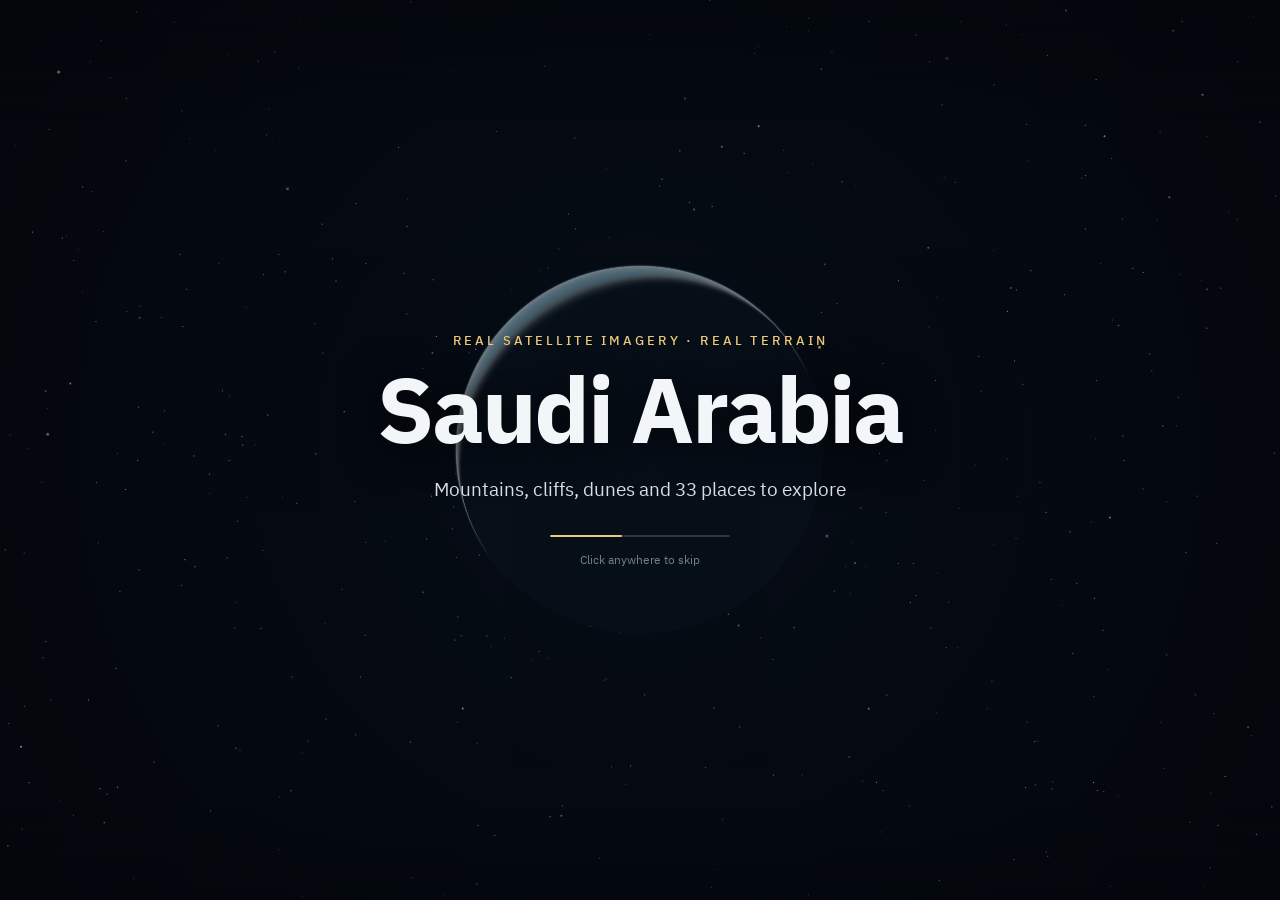
<file: saudi-3d-map/index.html>
<!doctype html>
<html lang="en" dir="ltr">
<head>
<meta charset="utf-8">
<meta name="viewport" content="width=device-width, initial-scale=1">
<title>Saudi Arabia in 3D</title>
<meta name="description" content="An interactive 3D map of Saudi Arabia on real satellite imagery and real terrain.">
<link rel="icon" href="data:image/svg+xml,%3Csvg xmlns='http://www.w3.org/2000/svg' viewBox='0 0 32 32'%3E%3Ccircle cx='16' cy='16' r='14' fill='%230b1622'/%3E%3Ccircle cx='16' cy='16' r='6' fill='%234fd68b'/%3E%3C/svg%3E">
<link rel="stylesheet" href="vendor/maplibre-gl.css">
<link rel="stylesheet" href="css/style.css">
</head>
<body class="booting">

<canvas id="stars" aria-hidden="true"></canvas>
<div id="map" role="application" aria-label="3D map of Saudi Arabia"></div>
<div id="vignette" aria-hidden="true"></div>

<!-- Opening title card -->
<div id="intro">
  <div class="intro-card">
    <p class="intro-kicker" data-i18n="introKicker"></p>
    <h1 class="intro-title" data-i18n="title"></h1>
    <p class="intro-sub" data-i18n="introSub"></p>
    <div class="intro-bar"><span></span></div>
    <p class="intro-skip" data-i18n="introSkip"></p>
  </div>
</div>

<!-- Top bar -->
<header id="topbar" class="ui">
  <div class="brand">
    <span class="brand-mark" aria-hidden="true"></span>
    <div>
      <div class="brand-title" data-i18n="title"></div>
      <div class="brand-sub" data-i18n="tagline"></div>
    </div>
  </div>
  <div class="top-actions">
    <button id="btn-home" class="btn btn-primary" type="button">
      <svg viewBox="0 0 24 24" aria-hidden="true"><path d="M4 9V4h5M20 9V4h-5M4 15v5h5M20 15v5h-5"/><circle cx="12" cy="12" r="2.2"/></svg>
      <span data-i18n="fullView"></span>
    </button>
    <div class="lang" role="group" aria-label="Language">
      <button id="lang-en" type="button" lang="en">EN</button>
      <button id="lang-ar" type="button" lang="ar">عربي</button>
    </div>
    <button id="btn-credits" class="btn btn-icon" type="button" aria-haspopup="dialog">
      <svg viewBox="0 0 24 24" aria-hidden="true"><circle cx="12" cy="12" r="9"/><path d="M12 11v6"/><circle cx="12" cy="7.6" r=".6" fill="currentColor"/></svg>
    </button>
  </div>
</header>

<!-- Search, filter and list -->
<aside id="sidebar" class="ui panel">
  <div class="side-head">
    <label class="search">
      <svg viewBox="0 0 24 24" aria-hidden="true"><circle cx="11" cy="11" r="7"/><path d="m20 20-3.5-3.5"/></svg>
      <input id="search" type="search" autocomplete="off" spellcheck="false">
      <button id="search-clear" type="button" hidden aria-label="Clear">
        <svg viewBox="0 0 24 24" aria-hidden="true"><path d="M6 6l12 12M18 6 6 18"/></svg>
      </button>
    </label>
    <div id="chips" class="chips" role="group"></div>
  </div>
  <div class="side-count" id="count"></div>
  <ul id="list" class="list"></ul>
  <button id="side-toggle" class="side-toggle" type="button">
    <svg viewBox="0 0 24 24" aria-hidden="true"><path d="m14 6-6 6 6 6"/></svg>
  </button>
</aside>

<!-- Map controls -->
<div id="controls" class="ui">
  <div id="nav-slot"></div>
  <button id="btn-relief" class="ctl" type="button">
    <svg viewBox="0 0 24 24" aria-hidden="true"><path d="m3 19 6-11 4 7 2-3 6 7z"/></svg>
    <span id="relief-label"></span>
  </button>
</div>

<!-- Place panel -->
<aside id="detail" class="ui panel" aria-live="polite">
  <button id="detail-close" class="detail-close" type="button">
    <svg viewBox="0 0 24 24" aria-hidden="true"><path d="M6 6l12 12M18 6 6 18"/></svg>
  </button>
  <div class="d-scroll">
    <div class="d-photo">
      <button id="photo-open" class="d-photo-main" type="button">
        <span class="d-photo-zoom" aria-hidden="true">
          <svg viewBox="0 0 24 24"><path d="M4 9V4h5M20 9V4h-5M4 15v5h5M20 15v5h-5"/></svg>
        </span>
      </button>
      <button id="photo-prev" class="d-photo-nav prev" type="button"><svg viewBox="0 0 24 24" aria-hidden="true"><path d="m14 6-6 6 6 6"/></svg></button>
      <button id="photo-next" class="d-photo-nav next" type="button"><svg viewBox="0 0 24 24" aria-hidden="true"><path d="m10 6 6 6-6 6"/></svg></button>
      <div id="photo-dots" class="d-photo-dots"></div>
    </div>
    <div class="d-caption">
      <div id="photo-caption" class="d-cap-text"></div>
      <div id="photo-credit" class="d-cap-credit"></div>
    </div>
    <div class="d-body">
      <div class="d-badges" id="d-badges"></div>
      <h2 id="d-name"></h2>
      <p id="d-sub" class="d-sub"></p>
      <ul id="d-facts" class="d-facts"></ul>
      <div class="d-meta">
        <span id="d-coords"></span>
        <a id="d-source" target="_blank" rel="noopener"></a>
      </div>
    </div>
  </div>
  <div class="d-foot">
    <button id="place-prev" class="btn" type="button">
      <svg class="flip" viewBox="0 0 24 24" aria-hidden="true"><path d="m14 6-6 6 6 6"/></svg><span data-i18n="prev"></span>
    </button>
    <button id="btn-orbit" class="btn btn-orbit" type="button">
      <svg viewBox="0 0 24 24" aria-hidden="true"><path class="i-pause" d="M9 6v12M15 6v12"/><path class="i-play" d="M8 5v14l11-7z"/></svg>
      <span id="orbit-label"></span>
    </button>
    <button id="place-next" class="btn" type="button">
      <span data-i18n="next"></span><svg class="flip" viewBox="0 0 24 24" aria-hidden="true"><path d="m10 6 6 6-6 6"/></svg>
    </button>
  </div>
</aside>

<div id="hint" class="ui" data-i18n="hint"></div>

<footer id="attribution" class="ui"></footer>

<!-- Photo lightbox -->
<div id="lightbox" hidden role="dialog" aria-modal="true">
  <button id="lb-close" class="lb-close" type="button"><svg viewBox="0 0 24 24" aria-hidden="true"><path d="M6 6l12 12M18 6 6 18"/></svg></button>
  <button id="lb-prev" class="lb-nav prev" type="button"><svg viewBox="0 0 24 24" aria-hidden="true"><path d="m14 6-6 6 6 6"/></svg></button>
  <figure id="lb-figure">
    <figcaption><span id="lb-caption"></span><span id="lb-credit"></span></figcaption>
  </figure>
  <button id="lb-next" class="lb-nav next" type="button"><svg viewBox="0 0 24 24" aria-hidden="true"><path d="m10 6 6 6-6 6"/></svg></button>
</div>

<!-- Credits -->
<div id="credits" hidden role="dialog" aria-modal="true">
  <div class="credits-card panel">
    <button id="credits-close" class="detail-close" type="button"><svg viewBox="0 0 24 24" aria-hidden="true"><path d="M6 6l12 12M18 6 6 18"/></svg></button>
    <div id="credits-body" class="credits-body"></div>
  </div>
</div>

<div id="fatal" hidden></div>

<script src="vendor/maplibre-gl.js"></script>
<script src="data/border.js"></script>
<script src="data/places.js"></script>
<script src="js/i18n.js"></script>
<script src="js/app.js"></script>
</body>
</html>
</file>
<file: heartbeat/css/style.css>
/* One heartbeat, in Orism's look (Modern Minimal tokens, Orism blue, Instrument Sans + Geist + Alyamama).
   The heart view and the chart are "screens": they stay dark in both themes, because the 3D render and the chart are drawn for dark. */
@font-face { font-family: "Alyamama"; font-style: normal; font-weight: 300 900; font-display: swap; src: url(../fonts/alyamama-variable.woff2) format("woff2"); unicode-range: U+0600-06FF, U+0750-077F, U+08A0-08FF, U+FB50-FDFF, U+FE70-FEFF; }
@font-face { font-family: "Instrument Sans"; font-style: normal; font-weight: 400 700; font-display: swap; src: url(../fonts/instrumentsans-variable.woff2) format("woff2"); unicode-range: U+0000-05FF, U+0700-074F, U+0780-089F, U+0900-FB4F, U+FE00-FE6F, U+FF00-10FFFF; }
@font-face { font-family: "Geist"; font-style: normal; font-weight: 100 900; font-display: swap; src: url(../fonts/geist-variable.woff2) format("woff2"); unicode-range: U+0000-05FF, U+0700-074F, U+0780-089F, U+0900-FB4F, U+FE00-FE6F, U+FF00-10FFFF; }

:root {
  --page: #F4F5F7;
  --bar: #FFFFFF;
  --card: #FFFFFF;
  --card-2: #F9FAFB;
  --line: #E5E7EB;
  --line-2: #D1D5DB;
  --line-3: #9CA3AF;
  --text: #1F2125;
  --text-2: #3F4248;
  --muted: #6B7280;
  --action: #3040D9;
  --action-hover: #2A37BE;
  --brand: #3040D9;
  --accent-soft: #E2E5FB;
  --focus: #3040D9;
  --ok-bg: #E3F6EC; --ok-text: #0E6B43; --ok-dot: #22A06B;
  --glide: #FFFFFF;
  --glide-shadow: 0 1px 2px #0000001A, 0 1px 3px #0000000F;
  --shadow-raised: 0 1px 2px 0 #0000000D, 0 1px 3px 0 #0000000F;
  --shadow-overlay: 0 24px 48px -12px #00000040, 0 4px 6px -4px #0000001A;

  /* screens: same in both themes */
  --screen: #0b0e15;
  --s-text: #e8edf6;
  --s-muted: #98a4ba;
  --s-glass: rgba(16, 19, 28, 0.82);
  --s-line: rgba(255, 255, 255, 0.11);

  --elec: #ffd84a;
  --oxy: #ee3b34;
  --deoxy: #3b6fe8;
  --heart: #ff5f5f;
  --warn: #ff8080;

  --font: "Geist", "Alyamama", -apple-system, BlinkMacSystemFont, "Segoe UI", system-ui, sans-serif;
  --font-display: "Instrument Sans", "Alyamama", -apple-system, BlinkMacSystemFont, "Segoe UI", system-ui, sans-serif;
  --mono: ui-monospace, "SF Mono", "Cascadia Mono", Menlo, Consolas, monospace;
  --ease: cubic-bezier(0.3, 0, 0, 1);
  --spring: cubic-bezier(0.34, 1.25, 0.64, 1);
  color-scheme: light;
}
@media (prefers-color-scheme: dark) {
  :root:not([data-theme="light"]) {
    --page: #101010; --bar: #171717; --card: #1C1C1C; --card-2: #242424;
    --line: #2B2B2B; --line-2: #3A3A3A; --line-3: #5A5A5A;
    --text: #EDEDED; --text-2: #CFCFCF; --muted: #A3A3A3;
    --action: #3040D9; --action-hover: #3D4DE6; --brand: #A3ABF5; --accent-soft: #1F2766; --focus: #A3ABF5;
    --ok-bg: rgba(88, 214, 160, 0.14); --ok-text: #74E3B3; --ok-dot: #58D6A0;
    --glide: #343434; --glide-shadow: 0 1px 2px #00000066, inset 0 1px 0 #FFFFFF12;
    --shadow-raised: 0 1px 2px 0 #00000066, 0 1px 3px 0 #00000080;
    --shadow-overlay: 0 24px 48px -12px #000000CC, 0 4px 6px -4px #00000099;
    color-scheme: dark;
  }
}
:root[data-theme="dark"] {
  --page: #101010; --bar: #171717; --card: #1C1C1C; --card-2: #242424;
  --line: #2B2B2B; --line-2: #3A3A3A; --line-3: #5A5A5A;
  --text: #EDEDED; --text-2: #CFCFCF; --muted: #A3A3A3;
  --action: #3040D9; --action-hover: #3D4DE6; --brand: #A3ABF5; --accent-soft: #1F2766; --focus: #A3ABF5;
  --ok-bg: rgba(88, 214, 160, 0.14); --ok-text: #74E3B3; --ok-dot: #58D6A0;
  --glide: #343434; --glide-shadow: 0 1px 2px #00000066, inset 0 1px 0 #FFFFFF12;
  --shadow-raised: 0 1px 2px 0 #00000066, 0 1px 3px 0 #00000080;
  --shadow-overlay: 0 24px 48px -12px #000000CC, 0 4px 6px -4px #00000099;
  color-scheme: dark;
}

* { box-sizing: border-box; }
html, body { height: 100%; margin: 0; background: var(--page); color: var(--text); font: 14px/1.45 var(--font); -webkit-font-smoothing: antialiased; }
html[dir="rtl"] body { font-size: 14.5px; line-height: 1.6; }
button, input, output { font: inherit; color: inherit; }
h1, h2, h3, p { margin: 0; }
p, dd { text-wrap: pretty; }
.ic { width: 16px; height: 16px; flex: none; }
html[dir="rtl"] .ic.flip { transform: scaleX(-1); }
button:focus-visible, input:focus-visible, a:focus-visible { outline: 2px solid var(--focus); outline-offset: 2px; }

#app { display: grid; grid-template-columns: minmax(0, 1fr); width: 100%; overflow-x: clip; grid-template-rows: auto minmax(0, 1fr) auto auto; height: 100vh; min-height: 640px; }

/* ---------- buttons ---------- */
.btn { display: inline-flex; align-items: center; justify-content: center; gap: 7px; height: 34px; padding: 0 14px; border: 1px solid var(--line-2); background: var(--card); color: var(--text); border-radius: 999px; cursor: pointer; white-space: nowrap; font-weight: 550; font-size: 13px; box-shadow: var(--shadow-raised); transition: background 0.15s, border-color 0.15s, transform 0.1s; }
.btn:hover { border-color: var(--line-3); background: var(--card-2); }
.btn:active { transform: translateY(1px); }
.btn.ghost { background: transparent; border-color: transparent; box-shadow: none; color: var(--text-2); }
.btn.ghost:hover { background: var(--card-2); border-color: var(--line); color: var(--text); }
.btn.primary { background: var(--action); border-color: var(--action); color: #fff; box-shadow: inset 0 1px 0 #FFFFFF33, 0 1px 2px #00000026; }
.btn.primary:hover { background: var(--action-hover); border-color: var(--action-hover); }
.btn .ic { color: inherit; opacity: 0.9; }
.btn.sound[aria-pressed="true"] { border-color: color-mix(in srgb, var(--ok-dot) 60%, transparent); background: var(--ok-bg); color: var(--ok-text); }
.icon-btn { width: 34px; height: 34px; display: inline-grid; place-items: center; border-radius: 999px; border: 1px solid var(--line-2); background: var(--card); color: var(--text); cursor: pointer; box-shadow: var(--shadow-raised); transition: border-color 0.15s, background 0.15s; }
.icon-btn:hover { border-color: var(--line-3); background: var(--card-2); }

/* the round play button: Orism's tactile primary */
.play-btn { display: inline-flex; align-items: center; justify-content: center; gap: 8px; height: 36px; min-width: 112px; padding: 0 18px 0 14px; border-radius: 999px; border: 1px solid #2632B8; cursor: pointer; color: #fff; font-weight: 600; font-size: 14px;
  background: linear-gradient(180deg, #4152EA 0%, #3040D9 55%, #2A37BE 100%); box-shadow: inset 0 1px 0 #FFFFFF40, 0 1px 2px #00000033, 0 4px 10px -4px #00000040; transition: transform 0.1s, filter 0.15s; }
.play-btn:hover { filter: brightness(1.08); }
.play-btn:active { transform: translateY(1px) scale(0.985); }
.play-btn .ic { width: 18px; height: 18px; }
html[dir="rtl"] .play-btn { padding: 0 14px 0 18px; }

/* ---------- segmented groups with a gliding pill ---------- */
.glide-host { position: relative; }
.glide { position: absolute; z-index: 0; border-radius: 999px; pointer-events: none; opacity: 0; }
.glide-host.glide-ready .glide { transition: left 0.55s var(--spring), width 0.55s var(--spring), top 0.3s var(--ease), opacity 0.2s; }
.glide-host button { position: relative; z-index: 1; }

.conds { display: flex; gap: 2px; margin-inline: auto; background: var(--card-2); border: 1px solid var(--line); border-radius: 999px; padding: 3px; }
.conds button { border: 0; background: transparent; height: 28px; padding: 0 14px; border-radius: 999px; cursor: pointer; color: var(--muted); white-space: nowrap; font-weight: 550; font-size: 13px; transition: color 0.15s; }
.conds button:hover { color: var(--text); }
.conds button[aria-pressed="true"] { color: var(--text); }
.conds .glide { background: var(--glide); box-shadow: var(--glide-shadow); }
.conds button[aria-pressed="true"]:not([data-c="normal"])::before { content: ""; display: inline-block; width: 6px; height: 6px; border-radius: 50%; background: var(--heart); margin-inline-end: 7px; vertical-align: 1px; }
.conds .en, .seg .en { color: inherit; opacity: 0.7; }

.seg { display: inline-flex; gap: 2px; border-radius: 999px; padding: 3px; }
.seg button { border: 0; background: transparent; height: 28px; padding: 0 12px; border-radius: 999px; cursor: pointer; font-weight: 550; font-size: 12.5px; white-space: nowrap; transition: color 0.15s, background 0.15s; }

/* on the dark heart screen */
.stage .seg { height: 36px; align-items: center; background: var(--s-glass); border: 1px solid var(--s-line); -webkit-backdrop-filter: blur(8px); backdrop-filter: blur(8px); }
.stage .seg button { color: var(--s-muted); }
.stage .seg button:hover { color: var(--s-text); }
.stage .seg button[aria-pressed="true"] { color: #fff; }
.stage .seg .glide { background: rgba(255, 255, 255, 0.14); box-shadow: inset 0 1px 0 rgba(255, 255, 255, 0.08); }
.stage .seg.toggles button { display: inline-flex; align-items: center; gap: 7px; }
.stage .seg.toggles button::before { content: ""; width: 12px; height: 12px; border-radius: 4px; border: 1.5px solid rgba(255, 255, 255, 0.35); flex: none; transition: background 0.15s, border-color 0.15s; }
.stage .seg.toggles button[aria-pressed="true"] { color: #fff; background: rgba(117, 129, 242, 0.22); }
.stage .seg.toggles button[aria-pressed="true"]::before { background: #7581F2 url("data:image/svg+xml,%3Csvg xmlns='http://www.w3.org/2000/svg' viewBox='0 0 12 12'%3E%3Cpath d='m2.5 6.2 2.3 2.3 4.7-5' fill='none' stroke='white' stroke-width='1.8' stroke-linecap='round' stroke-linejoin='round'/%3E%3C/svg%3E") center / 10px no-repeat; border-color: #7581F2; }

/* on the bar */
.transport .seg { height: 36px; align-items: center; background: var(--card-2); border: 1px solid var(--line); }
.transport .btn { height: 36px; }
.group.play { gap: 8px; }
.transport .seg button { color: var(--muted); height: 28px; padding: 0 11px; font-variant-numeric: tabular-nums; }
.transport .seg button:hover, .transport .seg button[aria-pressed="true"] { color: var(--text); }
.transport .seg .glide { background: var(--glide); box-shadow: var(--glide-shadow); }

.term .en, bdi.en { color: var(--muted); font-size: 0.86em; font-family: var(--font); font-weight: 500; }
.term .en::before { content: "("; } .term .en::after { content: ")"; }

/* ---------- top bar ---------- */
.top { display: flex; align-items: center; gap: 18px; padding: 10px 16px; border-bottom: 1px solid var(--line); background: var(--bar); }
.brand { display: flex; align-items: center; gap: 11px; min-width: 0; }
.brand-text { display: flex; align-items: baseline; gap: 10px; min-width: 0; }
.brand h1 { font: 650 18px/1.2 var(--font-display); letter-spacing: -0.015em; white-space: nowrap; }
html[dir="rtl"] .brand h1 { letter-spacing: 0; font-weight: 700; }
.brand .sub { color: var(--muted); font-size: 12.5px; white-space: nowrap; overflow: hidden; text-overflow: ellipsis; }
.beat-dot { position: relative; width: 26px; height: 26px; border-radius: 8px; flex: none; background: color-mix(in srgb, var(--heart) 14%, transparent); }
.beat-dot::after { content: ""; position: absolute; inset: 8px; border-radius: 50%; background: var(--heart); transform: scale(0.8); opacity: 0.6; transition: transform 0.25s ease-out, opacity 0.25s ease-out; }
.beat-dot.on::after { transform: scale(1.4); opacity: 1; transition: none; }
.top-actions { display: flex; gap: 6px; align-items: center; }
.top-actions .lang { min-width: 0; }

/* ---------- main ---------- */
main { display: grid; grid-template-columns: minmax(0, 1.12fr) minmax(430px, 0.88fr); gap: 10px; padding: 10px; min-height: 0; }
.stage { position: relative; min-width: 0; min-height: 0; overflow: hidden; border-radius: 16px; background: var(--screen); box-shadow: 0 0 0 1px #00000014, var(--shadow-raised); }
#gl { position: absolute; inset: 0; width: 100%; height: 100%; display: block; touch-action: none; cursor: grab; }
#gl.dragging { cursor: grabbing; }
#gl.pointing { cursor: pointer; }
#labels { position: absolute; inset: 0; pointer-events: none; overflow: hidden; }
.lbl { position: absolute; transform: translate(-50%, -50%); pointer-events: auto; cursor: pointer; border: 1px solid rgba(255, 255, 255, 0.18); background: rgba(11, 14, 21, 0.78); color: var(--s-text); border-radius: 999px; padding: 2px 9px; font-size: 12px; font-weight: 600; white-space: nowrap; -webkit-backdrop-filter: blur(4px); backdrop-filter: blur(4px); }
.lbl:hover, .lbl.sel { border-color: var(--elec); color: #fff; }
.lbl.elec { border-color: rgba(255, 216, 74, 0.5); color: var(--elec); }
.lbl .en { font-size: 0.85em; color: var(--s-muted); }
.lead { position: absolute; height: 1px; background: rgba(255, 255, 255, 0.55); transform-origin: 0 50%; pointer-events: none; }
.lead::before { content: ""; position: absolute; left: -2.5px; top: -2.5px; width: 5px; height: 5px; border-radius: 50%; background: #fff; }

.tools { position: absolute; top: 12px; inset-inline-start: 12px; display: flex; flex-direction: column; align-items: flex-start; gap: 7px; max-width: calc(100% - 330px); z-index: 2; }
.tool-row { display: flex; align-items: center; gap: 9px; }
.tool-lab { min-width: 44px; color: var(--s-muted); font-size: 12px; font-weight: 550; text-shadow: 0 1px 3px #000; }
.cut { height: 36px; background: var(--s-glass); border: 1px solid var(--s-line); border-radius: 999px; padding: 0 14px 0 6px; -webkit-backdrop-filter: blur(8px); backdrop-filter: blur(8px); }
html[dir="rtl"] .cut { padding: 0 6px 0 14px; }
.cut .tool-lab { min-width: 0; padding-inline-start: 8px; text-shadow: none; }
.cut { margin-inline-start: 53px; }
.cut[hidden] { display: none; }
.cut input { width: 130px; }

.hint { display: flex; flex-wrap: wrap; gap: 5px; max-width: 480px; margin-top: 1px; margin-inline-start: 53px; pointer-events: none; transition: opacity 0.6s; }
.hint span { display: inline-block; padding: 2px 9px; border-radius: 999px; background: var(--s-glass); border: 1px solid var(--s-line); -webkit-backdrop-filter: blur(8px); backdrop-filter: blur(8px); color: #c3cbd9; font-size: 11.5px; white-space: nowrap; }
.hint.gone { opacity: 0; }
.hint span::first-letter { text-transform: uppercase; }

.card { position: absolute; background: var(--s-glass); border: 1px solid var(--s-line); color: var(--s-text); border-radius: 14px; padding: 12px 14px; -webkit-backdrop-filter: blur(10px); backdrop-filter: blur(10px); box-shadow: 0 10px 30px -10px rgba(0, 0, 0, 0.6); }
.card[hidden] { display: none; }
.card .en { color: var(--s-muted); }
.info { top: 12px; inset-inline-end: 12px; width: 300px; z-index: 3; }
.info h2 { font: 650 16px/1.35 var(--font-display); margin-inline-end: 24px; }
.info p { margin-top: 6px; color: #cfd6e4; font-size: 13.5px; }
.x { position: absolute; top: 8px; inset-inline-end: 8px; width: 28px; height: 28px; display: grid; place-items: center; border: 0; background: transparent; color: inherit; opacity: 0.6; font-size: 20px; line-height: 1; cursor: pointer; border-radius: 8px; }
.x:hover { opacity: 1; background: rgba(127, 127, 127, 0.16); }
.legend { bottom: 12px; inset-inline-start: 12px; width: 300px; padding: 10px 13px; }
.legend .dots { display: flex; gap: 16px; font-weight: 600; font-size: 12.5px; }
.legend .dots > span { display: inline-flex; align-items: center; gap: 7px; }
.dot { width: 10px; height: 10px; border-radius: 50%; display: inline-block; box-shadow: 0 0 0 3px rgba(255, 255, 255, 0.06); }
.dot.oxy { background: var(--oxy); } .dot.deoxy { background: var(--deoxy); }
.legend .note { margin-top: 6px; color: #cfd6e4; font-size: 12px; }
.legend .route { margin-top: 4px; color: var(--s-muted); font-size: 11.5px; }
.cond-card { bottom: 12px; inset-inline-end: 12px; width: 330px; max-height: 62%; overflow: auto; padding: 11px 14px; }
.cond-card h2 { font: 650 15px/1.3 var(--font-display); color: var(--warn); display: flex; align-items: center; gap: 8px; }
.cond-card h2::before { content: ""; width: 7px; height: 7px; border-radius: 50%; background: var(--warn); flex: none; }
.cond-card .what { margin-top: 5px; font-size: 12.5px; color: #dbe1ec; }
.cond-card dl { margin: 9px 0 0; display: none; grid-template-columns: auto 1fr; gap: 5px 10px; font-size: 12.5px; }
.cond-card.open dl { display: grid; }
.cond-card .more { margin-top: 8px; border: 1px solid var(--s-line); background: rgba(255, 255, 255, 0.05); border-radius: 999px; padding: 3px 11px; cursor: pointer; font-size: 12px; font-weight: 600; color: var(--s-text); }
.cond-card .more:hover { background: rgba(255, 255, 255, 0.1); }
.cond-card dt { color: var(--s-muted); font-weight: 650; white-space: nowrap; }
.cond-card dd { margin: 0; color: #cfd6e4; }

#loading { position: absolute; inset: 0; display: grid; place-items: center; background: var(--screen); z-index: 5; transition: opacity 0.4s; }
#loading.done { opacity: 0; pointer-events: none; }
.load-box { text-align: center; color: var(--s-muted); width: 260px; }
.load-heart { width: 34px; height: 34px; margin: 0 auto 14px; border-radius: 50%; background: var(--heart); animation: lub 0.9s infinite; }
@keyframes lub { 0%, 100% { transform: scale(0.8); opacity: 0.6; } 12% { transform: scale(1.15); opacity: 1; } 30% { transform: scale(0.9); } 42% { transform: scale(1.05); } }
.bar { height: 4px; background: rgba(255, 255, 255, 0.1); border-radius: 2px; margin-top: 12px; overflow: hidden; }
.bar i { display: block; height: 100%; width: 0; background: #7581F2; }

/* ---------- right panel ---------- */
.panel { display: flex; flex-direction: column; gap: 8px; min-height: 0; min-width: 0; overflow: hidden; }
.panel > * { flex: none; }
.phase-card, .signal, .vital { background: var(--card); border: 1px solid var(--line); box-shadow: var(--shadow-raised); }
.phase-card { position: relative; border-radius: 14px; padding: 12px 15px 12px 18px; overflow: hidden; }
html[dir="rtl"] .phase-card { padding: 12px 18px 12px 15px; }
.phase-card::before { content: ""; position: absolute; inset-block: 0; inset-inline-start: 0; width: 4px; background: var(--ph, #66758f); transition: background 0.2s; }
.phase-count { display: inline-flex; align-items: center; gap: 7px; color: var(--muted); font-size: 12px; font-weight: 600; white-space: nowrap; font-variant-numeric: tabular-nums; }
.phase-count::before { content: ""; width: 8px; height: 8px; border-radius: 50%; background: var(--ph, #66758f); }
.phase-card h2 { font: 650 22px/1.25 var(--font-display); margin-top: 4px; letter-spacing: -0.015em; }
html[dir="rtl"] .phase-card h2 { letter-spacing: 0; font-weight: 700; }
.phase-card h2 small { color: var(--muted); font: 500 12.5px var(--font); margin-inline-start: 7px; letter-spacing: 0; }
.phase-card p { margin-top: 4px; color: var(--text-2); font-size: 14px; min-height: 3.05em; }
html[dir="rtl"] .phase-card p { min-height: 3.3em; }
.ribbon { display: grid; grid-template-columns: repeat(7, 1fr); gap: 4px; margin-top: 10px; direction: ltr; }
.ribbon i { height: 6px; border-radius: 3px; opacity: 0.25; transition: opacity 0.2s, transform 0.2s; }
.ribbon i.on { opacity: 1; transform: scaleY(1.35); }
.chips { display: flex; gap: 6px; flex-wrap: wrap; margin-top: 10px; }
.chip { display: inline-flex; align-items: center; gap: 6px; font-size: 12px; font-weight: 550; padding: 3px 10px 3px 8px; border-radius: 999px; border: 1px solid var(--line); background: var(--card-2); color: var(--muted); white-space: nowrap; transition: background 0.15s, color 0.15s; }
.chip i { width: 7px; height: 7px; border-radius: 50%; background: var(--line-3); flex: none; }
.chip b { font-weight: 500; opacity: 0.85; }
.chip.open { background: var(--ok-bg); border-color: color-mix(in srgb, var(--ok-dot) 45%, transparent); color: var(--ok-text); }
.chip.open i { background: var(--ok-dot); }
.chip.open b { font-weight: 700; opacity: 1; }
.chip .en { color: inherit; opacity: 0.75; }

.signal { border-radius: 14px; padding: 9px 12px; }
.chain { display: flex; align-items: center; gap: 4px; flex-wrap: wrap; }
.chain .node { font-size: 12px; font-weight: 600; padding: 2px 9px; border-radius: 999px; border: 1px solid var(--line); background: var(--card-2); color: var(--muted); white-space: nowrap; transition: background 0.12s, color 0.12s; }
.chain .node .en { color: inherit; opacity: 0.75; }
.chain .node.on { background: var(--elec); border-color: var(--elec); color: #231b00; }
.chain .node.blocked { background: var(--heart); border-color: var(--heart); color: #1b0b0b; }
.chain .node.chaos { background: rgba(255, 216, 74, 0.2); border-color: #e0b400; color: #9a7a00; }
:root[data-theme="dark"] .chain .node.chaos { color: var(--elec); }
@media (prefers-color-scheme: dark) { :root:not([data-theme="light"]) .chain .node.chaos { color: var(--elec); } }
.chain .arrow { color: var(--line-3); font-size: 11px; }
html[dir="rtl"] .chain .arrow { transform: scaleX(-1); }
.signal-note { margin-top: 5px; color: var(--muted); font-size: 12px; min-height: 1.45em; }

.chart-card { flex: 1 1 0; min-height: 210px; display: flex; flex-direction: column; background: var(--screen); border-radius: 14px; padding: 8px 10px 8px; box-shadow: 0 0 0 1px #00000014, var(--shadow-raised); }
.chart-wrap { flex: 1 1 0; min-height: 0; position: relative; direction: ltr; }
#chart { position: absolute; inset: 0; width: 100%; height: 100%; display: block; }
.chart-key { flex: none; color: var(--s-muted); font-size: 11.5px; line-height: 1.5; padding: 4px 4px 0; border-top: 1px solid rgba(255, 255, 255, 0.07); margin-top: 4px; }
.chart-key b { color: var(--s-text); font-weight: 700; }
.chart-key .en { color: var(--s-muted); }

.vitals { display: grid; grid-template-columns: repeat(5, minmax(0, 1fr)); gap: 8px; }
.vital { border-radius: 12px; padding: 8px 11px 7px; min-width: 0; }
.vital .k { color: var(--muted); font-size: 11.5px; font-weight: 550; line-height: 1.3; }
html[dir="ltr"] .vital .k { white-space: nowrap; overflow: hidden; text-overflow: ellipsis; }
html[dir="rtl"] .vital .k .en { display: block; }
.vital .k .en { font-size: 0.92em; }
.vital .v { margin-top: 2px; font: 650 20px/1.2 var(--font-display); font-variant-numeric: tabular-nums; white-space: nowrap; direction: ltr; text-align: start; letter-spacing: -0.01em; }
html[dir="rtl"] .vital .v { text-align: right; }
.vital .v small { font: 550 11px var(--font); color: var(--muted); margin-inline-start: 3px; letter-spacing: 0; }

/* ---------- transport ---------- */
.transport { display: flex; align-items: center; gap: 16px; padding: 10px 16px; border-top: 1px solid var(--line); background: var(--bar); }
.vsep { width: 1px; height: 28px; background: var(--line); flex: none; }
.group { display: flex; align-items: center; gap: 9px; }
.group .lab { color: var(--muted); font-size: 12.5px; font-weight: 550; white-space: nowrap; }
.group.rate .lab { white-space: normal; max-width: 110px; line-height: 1.25; }
.transport > * { min-width: 0; }
.group.rate output { font: 650 19px/1 var(--font-display); font-variant-numeric: tabular-nums; min-width: 84px; }
.group.rate output small { font: 550 11.5px var(--font); color: var(--muted); }
.group.timing { flex: 1 1 280px; min-width: 240px; display: grid; grid-template-columns: auto minmax(90px, 1fr) auto auto; gap: 4px 10px; align-items: center; font-size: 12.5px; }
.timing .name { font-weight: 650; white-space: nowrap; }
.timing .name small { color: var(--muted); font-weight: 500; }
.timing .track { height: 8px; background: var(--card-2); border: 1px solid var(--line); border-radius: 999px; position: relative; direction: ltr; }
.timing .fill { position: absolute; inset-block: 0; left: 0; border-radius: 999px; }
.timing .fill.sys { background: #ff6464; } .timing .fill.dia { background: #2fb8aa; }
.timing .ref { position: absolute; top: -4px; bottom: -4px; width: 2px; border-radius: 1px; background: var(--text); opacity: 0.7; }
.timing .ms { font-variant-numeric: tabular-nums; font-weight: 650; min-width: 62px; text-align: end; direction: ltr; }
.timing .delta { font-variant-numeric: tabular-nums; color: var(--muted); min-width: 46px; text-align: end; direction: ltr; font-weight: 600; }
.timing .delta.big { color: #d9822b; }
.timing .cap { grid-column: 1 / -1; color: var(--muted); font-size: 11px; }

/* range sliders: Orism blue fill */
.range { -webkit-appearance: none; appearance: none; height: 20px; background: transparent; cursor: pointer; --p: 50%; --track: var(--line); }
.group.rate .range { width: 190px; }
.range::-webkit-slider-runnable-track { height: 6px; border-radius: 999px; background: linear-gradient(to right, #3040D9 0 var(--p), var(--track) var(--p) 100%); }
.range::-moz-range-track { height: 6px; border-radius: 999px; background: var(--track); }
.range::-moz-range-progress { height: 6px; border-radius: 999px; background: #3040D9; }
.range::-webkit-slider-thumb { -webkit-appearance: none; width: 18px; height: 18px; margin-top: -6px; border-radius: 50%; background: #fff; border: 2px solid #3040D9; box-shadow: 0 1px 3px rgba(0, 0, 0, 0.3); transition: transform 0.12s; }
.range::-moz-range-thumb { width: 14px; height: 14px; border-radius: 50%; background: #fff; border: 2px solid #3040D9; box-shadow: 0 1px 3px rgba(0, 0, 0, 0.3); }
.range:active::-webkit-slider-thumb { transform: scale(1.15); }
.stage .range { --track: rgba(255, 255, 255, 0.16); }

/* ---------- bottom line: disclaimer + accounts ---------- */
.disclaimer { display: flex; justify-content: space-between; align-items: center; gap: 16px; padding: 6px 16px; font-size: 12px; color: var(--muted); background: var(--bar); border-top: 1px solid var(--line); }
.disc-text { display: flex; align-items: center; gap: 7px; min-width: 0; flex-wrap: wrap; }
.disc-text .ic { width: 14px; height: 14px; color: var(--muted); }
.disc-text .keys { display: none; gap: 4px; margin-inline-start: 6px; }
.disc-text .keys span { padding: 0 7px; border: 1px solid var(--line); border-radius: 6px; background: var(--card-2); font-size: 11px; color: var(--muted); white-space: nowrap; }
.socials { display: flex; align-items: center; gap: 14px; flex: none; }
.soc-group { display: flex; align-items: center; gap: 9px; }
.soc-lab { font-weight: 550; color: var(--text-2); white-space: nowrap; }
.soc-list { list-style: none; display: flex; gap: 6px; margin: 0; padding: 0; }
.soc { position: relative; display: grid; place-items: center; width: 28px; height: 28px; border-radius: 999px; color: var(--text); background: var(--card); box-shadow: inset 0 0 0 1px var(--line-2); transition: box-shadow 0.3s ease-in-out, transform 0.3s ease-in-out; }
.soc::before { content: ""; position: absolute; inset: 0; border-radius: inherit; background: var(--st); transform: scaleY(0); transform-origin: bottom; transition: transform 0.3s ease-in-out; }
.soc svg { position: relative; z-index: 1; width: 14px; height: 14px; transition: color 0.3s ease-in-out; }
.soc .tip { position: absolute; bottom: calc(100% + 4px); left: 50%; translate: -50% 0; padding: 4px 9px; border-radius: 6px; background: var(--st); color: #fff; font-size: 12px; font-weight: 550; white-space: nowrap; opacity: 0; visibility: hidden; pointer-events: none; transition: all 0.3s ease-in-out; z-index: 10; }
.soc:hover, .soc:focus-visible { transform: translateY(-2px); box-shadow: inset 0 0 0 1px transparent, 0 6px 14px -4px rgba(0, 0, 0, 0.3); }
.soc:hover::before, .soc:focus-visible::before { transform: scaleY(1); }
.soc:hover svg, .soc:focus-visible svg { color: #fff; }
.soc:hover .tip, .soc:focus-visible .tip { opacity: 1; visibility: visible; bottom: calc(100% + 9px); }
:root[data-theme="dark"] .soc:hover { box-shadow: inset 0 0 0 1px rgba(255, 255, 255, 0.3); }
@media (prefers-color-scheme: dark) { :root:not([data-theme="light"]) .soc:hover { box-shadow: inset 0 0 0 1px rgba(255, 255, 255, 0.3); } }
.orism { display: inline-flex; align-items: center; gap: 7px; padding: 4px 10px 4px 8px; border-radius: 999px; border: 1px solid color-mix(in srgb, var(--brand) 30%, var(--line)); background: color-mix(in srgb, var(--accent-soft) 60%, transparent); color: var(--brand); font-weight: 600; text-decoration: none; white-space: nowrap; transition: background 0.15s, border-color 0.15s; }
.orism:hover { background: var(--accent-soft); border-color: var(--brand); }
.orism-mark { width: 20px; height: 12px; }
.orism .arrow { width: 13px; height: 13px; transition: transform 0.2s var(--ease); }
.orism:hover .arrow { transform: translate(2px, -2px); }
html[dir="rtl"] .orism .arrow { transform: scaleX(-1); }
html[dir="rtl"] .orism:hover .arrow { transform: scaleX(-1) translate(2px, -2px); }

@media (min-width: 1600px) and (min-height: 831px) { .disc-text .keys { display: inline-flex; } }

/* ---------- dialogs ---------- */
dialog { border: 1px solid var(--line); border-radius: 18px; background: var(--card); color: var(--text); padding: 0; width: min(760px, 92vw); max-height: 86vh; box-shadow: var(--shadow-overlay); }
dialog[open] { animation: pop 0.22s var(--ease); }
@keyframes pop { from { opacity: 0; transform: translateY(8px) scale(0.98); } }
dialog::backdrop { background: rgba(4, 6, 10, 0.55); -webkit-backdrop-filter: blur(4px); backdrop-filter: blur(4px); }
.dlg-head { display: flex; justify-content: space-between; align-items: center; gap: 12px; padding: 16px 20px; border-bottom: 1px solid var(--line); position: sticky; top: 0; background: var(--card); z-index: 1; }
.dlg-head h2 { font: 650 18px/1.3 var(--font-display); letter-spacing: -0.01em; }
.dlg-head .x { position: static; color: var(--text); }
.dlg-body { padding: 16px 20px 20px; overflow: auto; max-height: calc(86vh - 64px); }
.dlg-body .intro { color: var(--text-2); }
.dlg-body dl { margin: 14px 0 0; display: grid; grid-template-columns: 160px 1fr; gap: 0; }
.dlg-body dt, .dlg-body dd { padding: 10px 0; border-top: 1px solid var(--line); }
.dlg-body dt { font-weight: 650; color: var(--text); padding-inline-end: 16px; }
.dlg-body dd { margin: 0; color: var(--text-2); font-size: 13.5px; }

.prompt-box { position: relative; margin-top: 14px; border: 1px solid var(--line); border-radius: 12px; background: var(--card-2); }
.prompt-box pre { margin: 0; padding: 16px 18px; padding-top: 58px; white-space: pre-wrap; word-wrap: break-word; font: 12.5px/1.6 var(--mono); color: var(--text-2); max-height: 54vh; overflow: auto; text-align: left; }
.copy-btn { position: absolute; top: 10px; inset-inline-end: 10px; z-index: 1; }
.copy-btn.done { background: #16A34A; border-color: #16A34A; }

/* ---------- compact: stream-sized windows (about 1280 x 720) ---------- */
@media (max-height: 830px), (max-width: 1340px) {
  .top { padding: 7px 12px; gap: 12px; }
  .brand .sub { display: none; }
  .beat-dot { width: 22px; height: 22px; border-radius: 7px; }
  .beat-dot::after { inset: 6.5px; }
  .conds button { height: 26px; padding: 0 11px; font-size: 12.5px; }
  .btn { height: 32px; padding: 0 12px; font-size: 12.5px; }
  .transport .btn, .play-btn, .transport .seg, .stage .seg, .cut { height: 34px; }
  .transport .seg button, .stage .seg button { height: 26px; }
  .icon-btn { width: 32px; height: 32px; }
  main { padding: 8px; gap: 8px; }
  .panel { gap: 6px; }
  .phase-card { padding: 8px 12px 9px 15px; }
  html[dir="rtl"] .phase-card { padding: 8px 15px 9px 12px; }
  .phase-card h2 { font-size: 18.5px; margin-top: 1px; }
  .phase-card p { font-size: 13px; min-height: 2.9em; margin-top: 2px; }
  html[dir="rtl"] .phase-card p { min-height: 3.2em; }
  .ribbon { margin-top: 6px; }
  .chips { margin-top: 6px; gap: 5px; }
  .chip { font-size: 11.5px; padding: 1px 8px 1px 7px; }
  .signal { padding: 6px 10px; }
  .chain .node { font-size: 11px; padding: 1px 7px; }
  .signal-note { font-size: 11.5px; margin-top: 3px; }
  .chart-key { display: none; }
  .chart-card { min-height: 180px; padding: 6px 8px; }
  body:not(.elec-on) .signal { display: none; }
  html[dir="rtl"] .chain .node { font-size: 10.5px; padding: 1px 6px; }
  html[dir="rtl"] .chip { font-size: 10.5px; padding: 1px 6px; }
  html[dir="rtl"] .vital .k { font-size: 10.5px; }
  .vitals { gap: 6px; }
  .vital { padding: 5px 9px; border-radius: 10px; }
  .vital .v { font-size: 16.5px; }
  .transport { gap: 12px; padding: 7px 12px; }
  .play-btn { min-width: 100px; font-size: 13px; }
  .group.rate .range { width: 130px; }
  .group.rate output { min-width: 70px; font-size: 16px; }
  .timing .cap { display: none; }
  .legend { width: 270px; padding: 8px 11px; }
  .legend .route { display: none; }
  .legend .note { font-size: 11.5px; }
  .cond-card { width: 290px; }
  .cond-card:not(.open) .what { display: none; }
  .info { width: 270px; padding: 10px 12px; }
  .info p { font-size: 13px; }
  .disclaimer { padding: 4px 12px; }
  .disc-text .keys { display: none; }
  .soc { width: 26px; height: 26px; }
}
@media (max-width: 1340px) {
  .transport .group > .lab[data-t="speed"] { display: none; }
  .group.timing { min-width: 210px; }
  .top-actions .btn span { display: none; }
  .top-actions .btn { width: 32px; padding: 0; gap: 0; }
  .top-actions .lang { width: auto; padding: 0 12px; gap: 6px; }
  .top-actions .lang span { display: inline; }
  .vsep { display: none; }
}

/* ---------- narrower screens ---------- */
@media (max-width: 1180px) {
  main { grid-template-columns: minmax(0, 1fr) minmax(380px, 0.9fr); }
  .legend .route { display: none; }
  .soc-lab { display: none; }
}
@media (max-width: 900px) {
  #app { height: auto; }
  main { grid-template-columns: 1fr; }
  .stage { height: 70vh; }
  .chart-card { min-height: 380px; }
  .top { flex-wrap: wrap; }
  .conds { order: 3; margin-inline: 0; width: 100%; overflow-x: auto; }
  .top-actions { margin-inline-start: auto; }
  .transport { flex-wrap: wrap; }
  .panel { overflow: visible; }
  .vitals { grid-template-columns: repeat(3, minmax(0, 1fr)); }
  .tools { max-width: calc(100% - 24px); }
  .info, .cond-card, .legend { width: min(300px, calc(100% - 24px)); }
  .disclaimer { flex-direction: column; align-items: flex-start; padding: 10px 12px; }
  .soc-lab { display: inline; }
  .socials { flex-wrap: wrap; }
}
@media (max-width: 600px) {
  .top { padding: 8px 10px; gap: 8px; }
  .top-actions { gap: 2px; }
  .brand h1 { font-size: 16px; }
  .tools { gap: 5px; }
  .tool-lab { min-width: 0; }
  .cut { margin-inline-start: 0; }
  .stage .seg button { padding: 4px 9px; font-size: 12px; }
  .hint { display: none; }
  .legend { display: none; }
  .transport { gap: 10px 14px; }
  .group.rate { flex: 1 1 100%; }
  .group.rate .range { flex: 1; width: auto; }
  .group.timing { flex-basis: 100%; }
  .vitals { grid-template-columns: repeat(2, minmax(0, 1fr)); }
}
@media (prefers-reduced-motion: reduce) {
  .glide-host.glide-ready .glide, .soc, .soc::before, .soc .tip, .orism .arrow, dialog[open] { transition: none; animation: none; }
}
</file>
<file: saudi-3d-map/vendor/maplibre-gl.css>
.maplibregl-map{font:12px/20px Helvetica Neue,Arial,Helvetica,sans-serif;overflow:hidden;position:relative;-webkit-tap-highlight-color:rgb(0 0 0/0)}.maplibregl-canvas{left:0;position:absolute;top:0}.maplibregl-map:fullscreen{height:100%;width:100%}.maplibregl-ctrl-group button.maplibregl-ctrl-compass{touch-action:none}.maplibregl-canvas-container.maplibregl-interactive,.maplibregl-ctrl-group button.maplibregl-ctrl-compass{cursor:grab;-webkit-user-select:none;-moz-user-select:none;user-select:none}.maplibregl-canvas-container.maplibregl-interactive.maplibregl-track-pointer{cursor:pointer}.maplibregl-canvas-container.maplibregl-interactive:active,.maplibregl-ctrl-group button.maplibregl-ctrl-compass:active{cursor:grabbing}.maplibregl-canvas-container.maplibregl-touch-zoom-rotate,.maplibregl-canvas-container.maplibregl-touch-zoom-rotate .maplibregl-canvas{touch-action:pan-x pan-y}.maplibregl-canvas-container.maplibregl-touch-drag-pan,.maplibregl-canvas-container.maplibregl-touch-drag-pan .maplibregl-canvas{touch-action:pinch-zoom}.maplibregl-canvas-container.maplibregl-touch-zoom-rotate.maplibregl-touch-drag-pan,.maplibregl-canvas-container.maplibregl-touch-zoom-rotate.maplibregl-touch-drag-pan .maplibregl-canvas{touch-action:none}.maplibregl-canvas-container.maplibregl-touch-drag-pan.maplibregl-cooperative-gestures,.maplibregl-canvas-container.maplibregl-touch-drag-pan.maplibregl-cooperative-gestures .maplibregl-canvas{touch-action:pan-x pan-y}.maplibregl-ctrl-bottom-left,.maplibregl-ctrl-bottom-right,.maplibregl-ctrl-top-left,.maplibregl-ctrl-top-right{pointer-events:none;position:absolute;z-index:2}.maplibregl-ctrl-top-left{left:0;top:0}.maplibregl-ctrl-top-right{right:0;top:0}.maplibregl-ctrl-bottom-left{bottom:0;left:0}.maplibregl-ctrl-bottom-right{bottom:0;right:0}.maplibregl-ctrl{clear:both;pointer-events:auto;transform:translate(0)}.maplibregl-ctrl-top-left .maplibregl-ctrl{float:left;margin:10px 0 0 10px}.maplibregl-ctrl-top-right .maplibregl-ctrl{float:right;margin:10px 10px 0 0}.maplibregl-ctrl-bottom-left .maplibregl-ctrl{float:left;margin:0 0 10px 10px}.maplibregl-ctrl-bottom-right .maplibregl-ctrl{float:right;margin:0 10px 10px 0}.maplibregl-ctrl-group{background:#fff;border-radius:4px}.maplibregl-ctrl-group:not(:empty){box-shadow:0 0 0 2px rgba(0,0,0,.1)}@media (forced-colors:active){.maplibregl-ctrl-group:not(:empty){box-shadow:0 0 0 2px ButtonText}}.maplibregl-ctrl-group button{background-color:transparent;border:0;box-sizing:border-box;cursor:pointer;display:block;height:29px;outline:none;padding:0;width:29px}.maplibregl-ctrl-group button+button{border-top:1px solid #ddd}.maplibregl-ctrl button .maplibregl-ctrl-icon{background-position:50%;background-repeat:no-repeat;display:block;height:100%;width:100%}@media (forced-colors:active){.maplibregl-ctrl-icon{background-color:transparent}.maplibregl-ctrl-group button+button{border-top:1px solid ButtonText}}.maplibregl-ctrl button::-moz-focus-inner{border:0;padding:0}.maplibregl-ctrl-attrib-button:focus,.maplibregl-ctrl-group button:focus{box-shadow:0 0 2px 2px #0096ff}.maplibregl-ctrl button:disabled{cursor:not-allowed}.maplibregl-ctrl button:disabled .maplibregl-ctrl-icon{opacity:.25}@media (hover:hover){.maplibregl-ctrl button:not(:disabled):hover{background-color:rgba(0,0,0,.05)}}.maplibregl-ctrl button:not(:disabled):active{background-color:rgba(0,0,0,.05)}.maplibregl-ctrl-group button:focus:focus-visible{box-shadow:0 0 2px 2px #0096ff}.maplibregl-ctrl-group button:focus:not(:focus-visible){box-shadow:none}.maplibregl-ctrl-group button:focus:first-child{border-radius:4px 4px 0 0}.maplibregl-ctrl-group button:focus:last-child{border-radius:0 0 4px 4px}.maplibregl-ctrl-group button:focus:only-child{border-radius:inherit}.maplibregl-ctrl button.maplibregl-ctrl-zoom-out .maplibregl-ctrl-icon{background-image:url("data:image/svg+xml;charset=utf-8,%3Csvg xmlns='http://www.w3.org/2000/svg' width='29' height='29' fill='%23333' viewBox='0 0 29 29'%3E%3Cpath d='M10 13c-.75 0-1.5.75-1.5 1.5S9.25 16 10 16h9c.75 0 1.5-.75 1.5-1.5S19.75 13 19 13z'/%3E%3C/svg%3E")}.maplibregl-ctrl button.maplibregl-ctrl-zoom-in .maplibregl-ctrl-icon{background-image:url("data:image/svg+xml;charset=utf-8,%3Csvg xmlns='http://www.w3.org/2000/svg' width='29' height='29' fill='%23333' viewBox='0 0 29 29'%3E%3Cpath d='M14.5 8.5c-.75 0-1.5.75-1.5 1.5v3h-3c-.75 0-1.5.75-1.5 1.5S9.25 16 10 16h3v3c0 .75.75 1.5 1.5 1.5S16 19.75 16 19v-3h3c.75 0 1.5-.75 1.5-1.5S19.75 13 19 13h-3v-3c0-.75-.75-1.5-1.5-1.5'/%3E%3C/svg%3E")}@media (forced-colors:active){.maplibregl-ctrl button.maplibregl-ctrl-zoom-out .maplibregl-ctrl-icon{background-image:url("data:image/svg+xml;charset=utf-8,%3Csvg xmlns='http://www.w3.org/2000/svg' width='29' height='29' fill='%23fff' viewBox='0 0 29 29'%3E%3Cpath d='M10 13c-.75 0-1.5.75-1.5 1.5S9.25 16 10 16h9c.75 0 1.5-.75 1.5-1.5S19.75 13 19 13z'/%3E%3C/svg%3E")}.maplibregl-ctrl button.maplibregl-ctrl-zoom-in .maplibregl-ctrl-icon{background-image:url("data:image/svg+xml;charset=utf-8,%3Csvg xmlns='http://www.w3.org/2000/svg' width='29' height='29' fill='%23fff' viewBox='0 0 29 29'%3E%3Cpath d='M14.5 8.5c-.75 0-1.5.75-1.5 1.5v3h-3c-.75 0-1.5.75-1.5 1.5S9.25 16 10 16h3v3c0 .75.75 1.5 1.5 1.5S16 19.75 16 19v-3h3c.75 0 1.5-.75 1.5-1.5S19.75 13 19 13h-3v-3c0-.75-.75-1.5-1.5-1.5'/%3E%3C/svg%3E")}}@media (forced-colors:active) and (prefers-color-scheme:light){.maplibregl-ctrl button.maplibregl-ctrl-zoom-out .maplibregl-ctrl-icon{background-image:url("data:image/svg+xml;charset=utf-8,%3Csvg xmlns='http://www.w3.org/2000/svg' width='29' height='29' viewBox='0 0 29 29'%3E%3Cpath d='M10 13c-.75 0-1.5.75-1.5 1.5S9.25 16 10 16h9c.75 0 1.5-.75 1.5-1.5S19.75 13 19 13z'/%3E%3C/svg%3E")}.maplibregl-ctrl button.maplibregl-ctrl-zoom-in .maplibregl-ctrl-icon{background-image:url("data:image/svg+xml;charset=utf-8,%3Csvg xmlns='http://www.w3.org/2000/svg' width='29' height='29' viewBox='0 0 29 29'%3E%3Cpath d='M14.5 8.5c-.75 0-1.5.75-1.5 1.5v3h-3c-.75 0-1.5.75-1.5 1.5S9.25 16 10 16h3v3c0 .75.75 1.5 1.5 1.5S16 19.75 16 19v-3h3c.75 0 1.5-.75 1.5-1.5S19.75 13 19 13h-3v-3c0-.75-.75-1.5-1.5-1.5'/%3E%3C/svg%3E")}}.maplibregl-ctrl button.maplibregl-ctrl-fullscreen .maplibregl-ctrl-icon{background-image:url("data:image/svg+xml;charset=utf-8,%3Csvg xmlns='http://www.w3.org/2000/svg' width='29' height='29' fill='%23333' viewBox='0 0 29 29'%3E%3Cpath d='M24 16v5.5c0 1.75-.75 2.5-2.5 2.5H16v-1l3-1.5-4-5.5 1-1 5.5 4 1.5-3zM6 16l1.5 3 5.5-4 1 1-4 5.5 3 1.5v1H7.5C5.75 24 5 23.25 5 21.5V16zm7-11v1l-3 1.5 4 5.5-1 1-5.5-4L6 13H5V7.5C5 5.75 5.75 5 7.5 5zm11 2.5c0-1.75-.75-2.5-2.5-2.5H16v1l3 1.5-4 5.5 1 1 5.5-4 1.5 3h1z'/%3E%3C/svg%3E")}.maplibregl-ctrl button.maplibregl-ctrl-shrink .maplibregl-ctrl-icon{background-image:url("data:image/svg+xml;charset=utf-8,%3Csvg xmlns='http://www.w3.org/2000/svg' width='29' height='29' viewBox='0 0 29 29'%3E%3Cpath d='M18.5 16c-1.75 0-2.5.75-2.5 2.5V24h1l1.5-3 5.5 4 1-1-4-5.5 3-1.5v-1zM13 18.5c0-1.75-.75-2.5-2.5-2.5H5v1l3 1.5L4 24l1 1 5.5-4 1.5 3h1zm3-8c0 1.75.75 2.5 2.5 2.5H24v-1l-3-1.5L25 5l-1-1-5.5 4L17 5h-1zM10.5 13c1.75 0 2.5-.75 2.5-2.5V5h-1l-1.5 3L5 4 4 5l4 5.5L5 12v1z'/%3E%3C/svg%3E")}@media (forced-colors:active){.maplibregl-ctrl button.maplibregl-ctrl-fullscreen .maplibregl-ctrl-icon{background-image:url("data:image/svg+xml;charset=utf-8,%3Csvg xmlns='http://www.w3.org/2000/svg' width='29' height='29' fill='%23fff' viewBox='0 0 29 29'%3E%3Cpath d='M24 16v5.5c0 1.75-.75 2.5-2.5 2.5H16v-1l3-1.5-4-5.5 1-1 5.5 4 1.5-3zM6 16l1.5 3 5.5-4 1 1-4 5.5 3 1.5v1H7.5C5.75 24 5 23.25 5 21.5V16zm7-11v1l-3 1.5 4 5.5-1 1-5.5-4L6 13H5V7.5C5 5.75 5.75 5 7.5 5zm11 2.5c0-1.75-.75-2.5-2.5-2.5H16v1l3 1.5-4 5.5 1 1 5.5-4 1.5 3h1z'/%3E%3C/svg%3E")}.maplibregl-ctrl button.maplibregl-ctrl-shrink .maplibregl-ctrl-icon{background-image:url("data:image/svg+xml;charset=utf-8,%3Csvg xmlns='http://www.w3.org/2000/svg' width='29' height='29' fill='%23fff' viewBox='0 0 29 29'%3E%3Cpath d='M18.5 16c-1.75 0-2.5.75-2.5 2.5V24h1l1.5-3 5.5 4 1-1-4-5.5 3-1.5v-1zM13 18.5c0-1.75-.75-2.5-2.5-2.5H5v1l3 1.5L4 24l1 1 5.5-4 1.5 3h1zm3-8c0 1.75.75 2.5 2.5 2.5H24v-1l-3-1.5L25 5l-1-1-5.5 4L17 5h-1zM10.5 13c1.75 0 2.5-.75 2.5-2.5V5h-1l-1.5 3L5 4 4 5l4 5.5L5 12v1z'/%3E%3C/svg%3E")}}@media (forced-colors:active) and (prefers-color-scheme:light){.maplibregl-ctrl button.maplibregl-ctrl-fullscreen .maplibregl-ctrl-icon{background-image:url("data:image/svg+xml;charset=utf-8,%3Csvg xmlns='http://www.w3.org/2000/svg' width='29' height='29' viewBox='0 0 29 29'%3E%3Cpath d='M24 16v5.5c0 1.75-.75 2.5-2.5 2.5H16v-1l3-1.5-4-5.5 1-1 5.5 4 1.5-3zM6 16l1.5 3 5.5-4 1 1-4 5.5 3 1.5v1H7.5C5.75 24 5 23.25 5 21.5V16zm7-11v1l-3 1.5 4 5.5-1 1-5.5-4L6 13H5V7.5C5 5.75 5.75 5 7.5 5zm11 2.5c0-1.75-.75-2.5-2.5-2.5H16v1l3 1.5-4 5.5 1 1 5.5-4 1.5 3h1z'/%3E%3C/svg%3E")}.maplibregl-ctrl button.maplibregl-ctrl-shrink .maplibregl-ctrl-icon{background-image:url("data:image/svg+xml;charset=utf-8,%3Csvg xmlns='http://www.w3.org/2000/svg' width='29' height='29' viewBox='0 0 29 29'%3E%3Cpath d='M18.5 16c-1.75 0-2.5.75-2.5 2.5V24h1l1.5-3 5.5 4 1-1-4-5.5 3-1.5v-1zM13 18.5c0-1.75-.75-2.5-2.5-2.5H5v1l3 1.5L4 24l1 1 5.5-4 1.5 3h1zm3-8c0 1.75.75 2.5 2.5 2.5H24v-1l-3-1.5L25 5l-1-1-5.5 4L17 5h-1zM10.5 13c1.75 0 2.5-.75 2.5-2.5V5h-1l-1.5 3L5 4 4 5l4 5.5L5 12v1z'/%3E%3C/svg%3E")}}.maplibregl-ctrl button.maplibregl-ctrl-compass .maplibregl-ctrl-icon{background-image:url("data:image/svg+xml;charset=utf-8,%3Csvg xmlns='http://www.w3.org/2000/svg' width='29' height='29' fill='%23333' viewBox='0 0 29 29'%3E%3Cpath d='m10.5 14 4-8 4 8z'/%3E%3Cpath fill='%23ccc' d='m10.5 16 4 8 4-8z'/%3E%3C/svg%3E")}@media (forced-colors:active){.maplibregl-ctrl button.maplibregl-ctrl-compass .maplibregl-ctrl-icon{background-image:url("data:image/svg+xml;charset=utf-8,%3Csvg xmlns='http://www.w3.org/2000/svg' width='29' height='29' fill='%23fff' viewBox='0 0 29 29'%3E%3Cpath d='m10.5 14 4-8 4 8z'/%3E%3Cpath fill='%23ccc' d='m10.5 16 4 8 4-8z'/%3E%3C/svg%3E")}}@media (forced-colors:active) and (prefers-color-scheme:light){.maplibregl-ctrl button.maplibregl-ctrl-compass .maplibregl-ctrl-icon{background-image:url("data:image/svg+xml;charset=utf-8,%3Csvg xmlns='http://www.w3.org/2000/svg' width='29' height='29' viewBox='0 0 29 29'%3E%3Cpath d='m10.5 14 4-8 4 8z'/%3E%3Cpath fill='%23ccc' d='m10.5 16 4 8 4-8z'/%3E%3C/svg%3E")}}.maplibregl-ctrl button.maplibregl-ctrl-globe .maplibregl-ctrl-icon{background-image:url("data:image/svg+xml;charset=utf-8,%3Csvg xmlns='http://www.w3.org/2000/svg' width='22' height='22' fill='none' stroke='%23333' viewBox='0 0 22 22'%3E%3Ccircle cx='11' cy='11' r='8.5'/%3E%3Cpath d='M17.5 11c0 4.819-3.02 8.5-6.5 8.5S4.5 15.819 4.5 11 7.52 2.5 11 2.5s6.5 3.681 6.5 8.5Z'/%3E%3Cpath d='M13.5 11c0 2.447-.331 4.64-.853 6.206-.262.785-.562 1.384-.872 1.777-.314.399-.58.517-.775.517s-.461-.118-.775-.517c-.31-.393-.61-.992-.872-1.777C8.831 15.64 8.5 13.446 8.5 11s.331-4.64.853-6.206c.262-.785.562-1.384.872-1.777.314-.399.58-.517.775-.517s.461.118.775.517c.31.393.61.992.872 1.777.522 1.565.853 3.76.853 6.206Z'/%3E%3Cpath d='M11 7.5c-1.909 0-3.622-.166-4.845-.428-.616-.132-1.08-.283-1.379-.434a1.3 1.3 0 0 1-.224-.138q.07-.058.224-.138c.299-.151.763-.302 1.379-.434C7.378 5.666 9.091 5.5 11 5.5s3.622.166 4.845.428c.616.132 1.08.283 1.379.434.105.053.177.1.224.138q-.07.058-.224.138c-.299.151-.763.302-1.379.434-1.223.262-2.936.428-4.845.428ZM4.486 6.436ZM11 16.5c-1.909 0-3.622-.166-4.845-.428-.616-.132-1.08-.283-1.379-.434a1.3 1.3 0 0 1-.224-.138 1.3 1.3 0 0 1 .224-.138c.299-.151.763-.302 1.379-.434C7.378 14.666 9.091 14.5 11 14.5s3.622.166 4.845.428c.616.132 1.08.283 1.379.434.105.053.177.1.224.138a1.3 1.3 0 0 1-.224.138c-.299.151-.763.302-1.379.434-1.223.262-2.936.428-4.845.428Zm-6.514-1.064ZM11 12.5c-2.46 0-4.672-.222-6.255-.574-.796-.177-1.406-.38-1.805-.59a1.5 1.5 0 0 1-.39-.272.3.3 0 0 1-.047-.064.3.3 0 0 1 .048-.064c.066-.073.189-.167.389-.272.399-.21 1.009-.413 1.805-.59C6.328 9.722 8.54 9.5 11 9.5s4.672.222 6.256.574c.795.177 1.405.38 1.804.59.2.105.323.2.39.272a.3.3 0 0 1 .047.064.3.3 0 0 1-.048.064 1.4 1.4 0 0 1-.389.272c-.399.21-1.009.413-1.804.59-1.584.352-3.796.574-6.256.574Zm-8.501-1.51v.002zm0 .018v.002zm17.002.002v-.002zm0-.018v-.002z'/%3E%3C/svg%3E")}.maplibregl-ctrl button.maplibregl-ctrl-globe-enabled .maplibregl-ctrl-icon{background-image:url("data:image/svg+xml;charset=utf-8,%3Csvg xmlns='http://www.w3.org/2000/svg' width='22' height='22' fill='none' stroke='%2333b5e5' viewBox='0 0 22 22'%3E%3Ccircle cx='11' cy='11' r='8.5'/%3E%3Cpath d='M17.5 11c0 4.819-3.02 8.5-6.5 8.5S4.5 15.819 4.5 11 7.52 2.5 11 2.5s6.5 3.681 6.5 8.5Z'/%3E%3Cpath d='M13.5 11c0 2.447-.331 4.64-.853 6.206-.262.785-.562 1.384-.872 1.777-.314.399-.58.517-.775.517s-.461-.118-.775-.517c-.31-.393-.61-.992-.872-1.777C8.831 15.64 8.5 13.446 8.5 11s.331-4.64.853-6.206c.262-.785.562-1.384.872-1.777.314-.399.58-.517.775-.517s.461.118.775.517c.31.393.61.992.872 1.777.522 1.565.853 3.76.853 6.206Z'/%3E%3Cpath d='M11 7.5c-1.909 0-3.622-.166-4.845-.428-.616-.132-1.08-.283-1.379-.434a1.3 1.3 0 0 1-.224-.138q.07-.058.224-.138c.299-.151.763-.302 1.379-.434C7.378 5.666 9.091 5.5 11 5.5s3.622.166 4.845.428c.616.132 1.08.283 1.379.434.105.053.177.1.224.138q-.07.058-.224.138c-.299.151-.763.302-1.379.434-1.223.262-2.936.428-4.845.428ZM4.486 6.436ZM11 16.5c-1.909 0-3.622-.166-4.845-.428-.616-.132-1.08-.283-1.379-.434a1.3 1.3 0 0 1-.224-.138 1.3 1.3 0 0 1 .224-.138c.299-.151.763-.302 1.379-.434C7.378 14.666 9.091 14.5 11 14.5s3.622.166 4.845.428c.616.132 1.08.283 1.379.434.105.053.177.1.224.138a1.3 1.3 0 0 1-.224.138c-.299.151-.763.302-1.379.434-1.223.262-2.936.428-4.845.428Zm-6.514-1.064ZM11 12.5c-2.46 0-4.672-.222-6.255-.574-.796-.177-1.406-.38-1.805-.59a1.5 1.5 0 0 1-.39-.272.3.3 0 0 1-.047-.064.3.3 0 0 1 .048-.064c.066-.073.189-.167.389-.272.399-.21 1.009-.413 1.805-.59C6.328 9.722 8.54 9.5 11 9.5s4.672.222 6.256.574c.795.177 1.405.38 1.804.59.2.105.323.2.39.272a.3.3 0 0 1 .047.064.3.3 0 0 1-.048.064 1.4 1.4 0 0 1-.389.272c-.399.21-1.009.413-1.804.59-1.584.352-3.796.574-6.256.574Zm-8.501-1.51v.002zm0 .018v.002zm17.002.002v-.002zm0-.018v-.002z'/%3E%3C/svg%3E")}.maplibregl-ctrl button.maplibregl-ctrl-terrain .maplibregl-ctrl-icon{background-image:url("data:image/svg+xml;charset=utf-8,%3Csvg xmlns='http://www.w3.org/2000/svg' width='22' height='22' fill='%23333' viewBox='0 0 22 22'%3E%3Cpath d='m1.754 13.406 4.453-4.851 3.09 3.09 3.281 3.277.969-.969-3.309-3.312 3.844-4.121 6.148 6.886h1.082v-.855l-7.207-8.07-4.84 5.187L6.169 6.57l-5.48 5.965v.871ZM.688 16.844h20.625v1.375H.688Zm0 0'/%3E%3C/svg%3E")}.maplibregl-ctrl button.maplibregl-ctrl-terrain-enabled .maplibregl-ctrl-icon{background-image:url("data:image/svg+xml;charset=utf-8,%3Csvg xmlns='http://www.w3.org/2000/svg' width='22' height='22' fill='%2333b5e5' viewBox='0 0 22 22'%3E%3Cpath d='m1.754 13.406 4.453-4.851 3.09 3.09 3.281 3.277.969-.969-3.309-3.312 3.844-4.121 6.148 6.886h1.082v-.855l-7.207-8.07-4.84 5.187L6.169 6.57l-5.48 5.965v.871ZM.688 16.844h20.625v1.375H.688Zm0 0'/%3E%3C/svg%3E")}.maplibregl-ctrl button.maplibregl-ctrl-geolocate .maplibregl-ctrl-icon{background-image:url("data:image/svg+xml;charset=utf-8,%3Csvg xmlns='http://www.w3.org/2000/svg' width='29' height='29' fill='%23333' viewBox='0 0 20 20'%3E%3Cpath d='M10 4C9 4 9 5 9 5v.1A5 5 0 0 0 5.1 9H5s-1 0-1 1 1 1 1 1h.1A5 5 0 0 0 9 14.9v.1s0 1 1 1 1-1 1-1v-.1a5 5 0 0 0 3.9-3.9h.1s1 0 1-1-1-1-1-1h-.1A5 5 0 0 0 11 5.1V5s0-1-1-1m0 2.5a3.5 3.5 0 1 1 0 7 3.5 3.5 0 1 1 0-7'/%3E%3Ccircle cx='10' cy='10' r='2'/%3E%3C/svg%3E")}.maplibregl-ctrl button.maplibregl-ctrl-geolocate:disabled .maplibregl-ctrl-icon{background-image:url("data:image/svg+xml;charset=utf-8,%3Csvg xmlns='http://www.w3.org/2000/svg' width='29' height='29' fill='%23aaa' viewBox='0 0 20 20'%3E%3Cpath d='M10 4C9 4 9 5 9 5v.1A5 5 0 0 0 5.1 9H5s-1 0-1 1 1 1 1 1h.1A5 5 0 0 0 9 14.9v.1s0 1 1 1 1-1 1-1v-.1a5 5 0 0 0 3.9-3.9h.1s1 0 1-1-1-1-1-1h-.1A5 5 0 0 0 11 5.1V5s0-1-1-1m0 2.5a3.5 3.5 0 1 1 0 7 3.5 3.5 0 1 1 0-7'/%3E%3Ccircle cx='10' cy='10' r='2'/%3E%3Cpath fill='red' d='m14 5 1 1-9 9-1-1z'/%3E%3C/svg%3E")}.maplibregl-ctrl button.maplibregl-ctrl-geolocate.maplibregl-ctrl-geolocate-active .maplibregl-ctrl-icon{background-image:url("data:image/svg+xml;charset=utf-8,%3Csvg xmlns='http://www.w3.org/2000/svg' width='29' height='29' fill='%2333b5e5' viewBox='0 0 20 20'%3E%3Cpath d='M10 4C9 4 9 5 9 5v.1A5 5 0 0 0 5.1 9H5s-1 0-1 1 1 1 1 1h.1A5 5 0 0 0 9 14.9v.1s0 1 1 1 1-1 1-1v-.1a5 5 0 0 0 3.9-3.9h.1s1 0 1-1-1-1-1-1h-.1A5 5 0 0 0 11 5.1V5s0-1-1-1m0 2.5a3.5 3.5 0 1 1 0 7 3.5 3.5 0 1 1 0-7'/%3E%3Ccircle cx='10' cy='10' r='2'/%3E%3C/svg%3E")}.maplibregl-ctrl button.maplibregl-ctrl-geolocate.maplibregl-ctrl-geolocate-active-error .maplibregl-ctrl-icon{background-image:url("data:image/svg+xml;charset=utf-8,%3Csvg xmlns='http://www.w3.org/2000/svg' width='29' height='29' fill='%23e58978' viewBox='0 0 20 20'%3E%3Cpath d='M10 4C9 4 9 5 9 5v.1A5 5 0 0 0 5.1 9H5s-1 0-1 1 1 1 1 1h.1A5 5 0 0 0 9 14.9v.1s0 1 1 1 1-1 1-1v-.1a5 5 0 0 0 3.9-3.9h.1s1 0 1-1-1-1-1-1h-.1A5 5 0 0 0 11 5.1V5s0-1-1-1m0 2.5a3.5 3.5 0 1 1 0 7 3.5 3.5 0 1 1 0-7'/%3E%3Ccircle cx='10' cy='10' r='2'/%3E%3C/svg%3E")}.maplibregl-ctrl button.maplibregl-ctrl-geolocate.maplibregl-ctrl-geolocate-background .maplibregl-ctrl-icon{background-image:url("data:image/svg+xml;charset=utf-8,%3Csvg xmlns='http://www.w3.org/2000/svg' width='29' height='29' fill='%2333b5e5' viewBox='0 0 20 20'%3E%3Cpath d='M10 4C9 4 9 5 9 5v.1A5 5 0 0 0 5.1 9H5s-1 0-1 1 1 1 1 1h.1A5 5 0 0 0 9 14.9v.1s0 1 1 1 1-1 1-1v-.1a5 5 0 0 0 3.9-3.9h.1s1 0 1-1-1-1-1-1h-.1A5 5 0 0 0 11 5.1V5s0-1-1-1m0 2.5a3.5 3.5 0 1 1 0 7 3.5 3.5 0 1 1 0-7'/%3E%3C/svg%3E")}.maplibregl-ctrl button.maplibregl-ctrl-geolocate.maplibregl-ctrl-geolocate-background-error .maplibregl-ctrl-icon{background-image:url("data:image/svg+xml;charset=utf-8,%3Csvg xmlns='http://www.w3.org/2000/svg' width='29' height='29' fill='%23e54e33' viewBox='0 0 20 20'%3E%3Cpath d='M10 4C9 4 9 5 9 5v.1A5 5 0 0 0 5.1 9H5s-1 0-1 1 1 1 1 1h.1A5 5 0 0 0 9 14.9v.1s0 1 1 1 1-1 1-1v-.1a5 5 0 0 0 3.9-3.9h.1s1 0 1-1-1-1-1-1h-.1A5 5 0 0 0 11 5.1V5s0-1-1-1m0 2.5a3.5 3.5 0 1 1 0 7 3.5 3.5 0 1 1 0-7'/%3E%3C/svg%3E")}.maplibregl-ctrl button.maplibregl-ctrl-geolocate.maplibregl-ctrl-geolocate-waiting .maplibregl-ctrl-icon{animation:maplibregl-spin 2s linear infinite}@media (forced-colors:active){.maplibregl-ctrl button.maplibregl-ctrl-geolocate .maplibregl-ctrl-icon{background-image:url("data:image/svg+xml;charset=utf-8,%3Csvg xmlns='http://www.w3.org/2000/svg' width='29' height='29' fill='%23fff' viewBox='0 0 20 20'%3E%3Cpath d='M10 4C9 4 9 5 9 5v.1A5 5 0 0 0 5.1 9H5s-1 0-1 1 1 1 1 1h.1A5 5 0 0 0 9 14.9v.1s0 1 1 1 1-1 1-1v-.1a5 5 0 0 0 3.9-3.9h.1s1 0 1-1-1-1-1-1h-.1A5 5 0 0 0 11 5.1V5s0-1-1-1m0 2.5a3.5 3.5 0 1 1 0 7 3.5 3.5 0 1 1 0-7'/%3E%3Ccircle cx='10' cy='10' r='2'/%3E%3C/svg%3E")}.maplibregl-ctrl button.maplibregl-ctrl-geolocate:disabled .maplibregl-ctrl-icon{background-image:url("data:image/svg+xml;charset=utf-8,%3Csvg xmlns='http://www.w3.org/2000/svg' width='29' height='29' fill='%23999' viewBox='0 0 20 20'%3E%3Cpath d='M10 4C9 4 9 5 9 5v.1A5 5 0 0 0 5.1 9H5s-1 0-1 1 1 1 1 1h.1A5 5 0 0 0 9 14.9v.1s0 1 1 1 1-1 1-1v-.1a5 5 0 0 0 3.9-3.9h.1s1 0 1-1-1-1-1-1h-.1A5 5 0 0 0 11 5.1V5s0-1-1-1m0 2.5a3.5 3.5 0 1 1 0 7 3.5 3.5 0 1 1 0-7'/%3E%3Ccircle cx='10' cy='10' r='2'/%3E%3Cpath fill='red' d='m14 5 1 1-9 9-1-1z'/%3E%3C/svg%3E")}.maplibregl-ctrl button.maplibregl-ctrl-geolocate.maplibregl-ctrl-geolocate-active .maplibregl-ctrl-icon{background-image:url("data:image/svg+xml;charset=utf-8,%3Csvg xmlns='http://www.w3.org/2000/svg' width='29' height='29' fill='%2333b5e5' viewBox='0 0 20 20'%3E%3Cpath d='M10 4C9 4 9 5 9 5v.1A5 5 0 0 0 5.1 9H5s-1 0-1 1 1 1 1 1h.1A5 5 0 0 0 9 14.9v.1s0 1 1 1 1-1 1-1v-.1a5 5 0 0 0 3.9-3.9h.1s1 0 1-1-1-1-1-1h-.1A5 5 0 0 0 11 5.1V5s0-1-1-1m0 2.5a3.5 3.5 0 1 1 0 7 3.5 3.5 0 1 1 0-7'/%3E%3Ccircle cx='10' cy='10' r='2'/%3E%3C/svg%3E")}.maplibregl-ctrl button.maplibregl-ctrl-geolocate.maplibregl-ctrl-geolocate-active-error .maplibregl-ctrl-icon{background-image:url("data:image/svg+xml;charset=utf-8,%3Csvg xmlns='http://www.w3.org/2000/svg' width='29' height='29' fill='%23e58978' viewBox='0 0 20 20'%3E%3Cpath d='M10 4C9 4 9 5 9 5v.1A5 5 0 0 0 5.1 9H5s-1 0-1 1 1 1 1 1h.1A5 5 0 0 0 9 14.9v.1s0 1 1 1 1-1 1-1v-.1a5 5 0 0 0 3.9-3.9h.1s1 0 1-1-1-1-1-1h-.1A5 5 0 0 0 11 5.1V5s0-1-1-1m0 2.5a3.5 3.5 0 1 1 0 7 3.5 3.5 0 1 1 0-7'/%3E%3Ccircle cx='10' cy='10' r='2'/%3E%3C/svg%3E")}.maplibregl-ctrl button.maplibregl-ctrl-geolocate.maplibregl-ctrl-geolocate-background .maplibregl-ctrl-icon{background-image:url("data:image/svg+xml;charset=utf-8,%3Csvg xmlns='http://www.w3.org/2000/svg' width='29' height='29' fill='%2333b5e5' viewBox='0 0 20 20'%3E%3Cpath d='M10 4C9 4 9 5 9 5v.1A5 5 0 0 0 5.1 9H5s-1 0-1 1 1 1 1 1h.1A5 5 0 0 0 9 14.9v.1s0 1 1 1 1-1 1-1v-.1a5 5 0 0 0 3.9-3.9h.1s1 0 1-1-1-1-1-1h-.1A5 5 0 0 0 11 5.1V5s0-1-1-1m0 2.5a3.5 3.5 0 1 1 0 7 3.5 3.5 0 1 1 0-7'/%3E%3C/svg%3E")}.maplibregl-ctrl button.maplibregl-ctrl-geolocate.maplibregl-ctrl-geolocate-background-error .maplibregl-ctrl-icon{background-image:url("data:image/svg+xml;charset=utf-8,%3Csvg xmlns='http://www.w3.org/2000/svg' width='29' height='29' fill='%23e54e33' viewBox='0 0 20 20'%3E%3Cpath d='M10 4C9 4 9 5 9 5v.1A5 5 0 0 0 5.1 9H5s-1 0-1 1 1 1 1 1h.1A5 5 0 0 0 9 14.9v.1s0 1 1 1 1-1 1-1v-.1a5 5 0 0 0 3.9-3.9h.1s1 0 1-1-1-1-1-1h-.1A5 5 0 0 0 11 5.1V5s0-1-1-1m0 2.5a3.5 3.5 0 1 1 0 7 3.5 3.5 0 1 1 0-7'/%3E%3C/svg%3E")}}@media (forced-colors:active) and (prefers-color-scheme:light){.maplibregl-ctrl button.maplibregl-ctrl-geolocate .maplibregl-ctrl-icon{background-image:url("data:image/svg+xml;charset=utf-8,%3Csvg xmlns='http://www.w3.org/2000/svg' width='29' height='29' viewBox='0 0 20 20'%3E%3Cpath d='M10 4C9 4 9 5 9 5v.1A5 5 0 0 0 5.1 9H5s-1 0-1 1 1 1 1 1h.1A5 5 0 0 0 9 14.9v.1s0 1 1 1 1-1 1-1v-.1a5 5 0 0 0 3.9-3.9h.1s1 0 1-1-1-1-1-1h-.1A5 5 0 0 0 11 5.1V5s0-1-1-1m0 2.5a3.5 3.5 0 1 1 0 7 3.5 3.5 0 1 1 0-7'/%3E%3Ccircle cx='10' cy='10' r='2'/%3E%3C/svg%3E")}.maplibregl-ctrl button.maplibregl-ctrl-geolocate:disabled .maplibregl-ctrl-icon{background-image:url("data:image/svg+xml;charset=utf-8,%3Csvg xmlns='http://www.w3.org/2000/svg' width='29' height='29' fill='%23666' viewBox='0 0 20 20'%3E%3Cpath d='M10 4C9 4 9 5 9 5v.1A5 5 0 0 0 5.1 9H5s-1 0-1 1 1 1 1 1h.1A5 5 0 0 0 9 14.9v.1s0 1 1 1 1-1 1-1v-.1a5 5 0 0 0 3.9-3.9h.1s1 0 1-1-1-1-1-1h-.1A5 5 0 0 0 11 5.1V5s0-1-1-1m0 2.5a3.5 3.5 0 1 1 0 7 3.5 3.5 0 1 1 0-7'/%3E%3Ccircle cx='10' cy='10' r='2'/%3E%3Cpath fill='red' d='m14 5 1 1-9 9-1-1z'/%3E%3C/svg%3E")}}@keyframes maplibregl-spin{0%{transform:rotate(0deg)}to{transform:rotate(1turn)}}a.maplibregl-ctrl-logo{background-image:url("data:image/svg+xml;charset=utf-8,%3Csvg xmlns='http://www.w3.org/2000/svg' width='88' height='23' fill='none'%3E%3Cpath fill='%23000' fill-opacity='.4' fill-rule='evenodd' d='M17.408 16.796h-1.827l2.501-12.095h.198l3.324 6.533.988 2.19.988-2.19 3.258-6.533h.181l2.6 12.095h-1.81l-1.218-5.644-.362-1.71-.658 1.71-2.929 5.644h-.098l-2.914-5.644-.757-1.71-.345 1.71zm1.958-3.42-.726 3.663a1.255 1.255 0 0 1-1.232 1.011h-1.827a1.255 1.255 0 0 1-1.229-1.509l2.501-12.095a1.255 1.255 0 0 1 1.23-1.001h.197a1.25 1.25 0 0 1 1.12.685l3.19 6.273 3.125-6.263a1.25 1.25 0 0 1 1.123-.695h.181a1.255 1.255 0 0 1 1.227.991l1.443 6.71a5 5 0 0 1 .314-.787l.009-.016a4.6 4.6 0 0 1 1.777-1.887c.782-.46 1.668-.667 2.611-.667a4.6 4.6 0 0 1 1.7.32l.306.134c.21-.16.474-.256.759-.256h1.694a1.255 1.255 0 0 1 1.212.925 1.255 1.255 0 0 1 1.212-.925h1.711c.284 0 .545.094.755.252.613-.3 1.312-.45 2.075-.45 1.356 0 2.557.445 3.482 1.4q.47.48.763 1.064V4.701a1.255 1.255 0 0 1 1.255-1.255h1.86A1.255 1.255 0 0 1 54.44 4.7v9.194h2.217c.19 0 .37.043.532.118v-4.77c0-.356.147-.678.385-.906a2.42 2.42 0 0 1-.682-1.71c0-.665.267-1.253.735-1.7a2.45 2.45 0 0 1 1.722-.674 2.43 2.43 0 0 1 1.705.675q.318.302.504.683V4.7a1.255 1.255 0 0 1 1.255-1.255h1.744A1.255 1.255 0 0 1 65.812 4.7v3.335a4.8 4.8 0 0 1 1.526-.246c.938 0 1.817.214 2.59.69a4.47 4.47 0 0 1 1.67 1.743v-.98a1.255 1.255 0 0 1 1.256-1.256h1.777c.233 0 .451.064.639.174a3.4 3.4 0 0 1 1.567-.372c.346 0 .861.02 1.285.232a1.25 1.25 0 0 1 .689 1.004 4.7 4.7 0 0 1 .853-.588c.795-.44 1.675-.647 2.61-.647 1.385 0 2.65.39 3.525 1.396.836.938 1.168 2.173 1.168 3.528q-.001.515-.056 1.051a1.255 1.255 0 0 1-.947 1.09l.408.952a1.255 1.255 0 0 1-.477 1.552c-.418.268-.92.463-1.458.612-.613.171-1.304.244-2.049.244-1.06 0-2.043-.207-2.886-.698l-.015-.008c-.798-.48-1.419-1.135-1.818-1.963l-.004-.008a5.8 5.8 0 0 1-.548-2.512q0-.429.053-.843a1.3 1.3 0 0 1-.333-.086l-.166-.004c-.223 0-.426.062-.643.228-.03.024-.142.139-.142.59v3.883a1.255 1.255 0 0 1-1.256 1.256h-1.777a1.255 1.255 0 0 1-1.256-1.256V15.69l-.032.057a4.8 4.8 0 0 1-1.86 1.833 5.04 5.04 0 0 1-2.484.634 4.5 4.5 0 0 1-1.935-.424 1.25 1.25 0 0 1-.764.258h-1.71a1.255 1.255 0 0 1-1.256-1.255V7.687a2.4 2.4 0 0 1-.428.625c.253.23.412.561.412.93v7.553a1.255 1.255 0 0 1-1.256 1.255h-1.843a1.25 1.25 0 0 1-.894-.373c-.228.23-.544.373-.894.373H51.32a1.255 1.255 0 0 1-1.256-1.255v-1.251l-.061.117a4.7 4.7 0 0 1-1.782 1.884 4.77 4.77 0 0 1-2.485.67 5.6 5.6 0 0 1-1.485-.188l.009 2.764a1.255 1.255 0 0 1-1.255 1.259h-1.729a1.255 1.255 0 0 1-1.255-1.255v-3.537a1.255 1.255 0 0 1-1.167.793h-1.679a1.25 1.25 0 0 1-.77-.263 4.5 4.5 0 0 1-1.945.429c-.885 0-1.724-.21-2.495-.632l-.017-.01a5 5 0 0 1-1.081-.836 1.255 1.255 0 0 1-1.254 1.312h-1.81a1.255 1.255 0 0 1-1.228-.99l-.782-3.625-2.044 3.939a1.25 1.25 0 0 1-1.115.676h-.098a1.25 1.25 0 0 1-1.116-.68l-2.061-3.994zM35.92 16.63l.207-.114.223-.15q.493-.356.735-.785l.061-.118.033 1.332h1.678V9.242h-1.694l-.033 1.267q-.133-.329-.526-.658l-.032-.028a3.2 3.2 0 0 0-.668-.428l-.27-.12a3.3 3.3 0 0 0-1.235-.23q-1.136-.001-1.974.493a3.36 3.36 0 0 0-1.3 1.382q-.445.89-.444 2.074 0 1.2.51 2.107a3.8 3.8 0 0 0 1.382 1.381 3.9 3.9 0 0 0 1.893.477q.795 0 1.455-.33zm-2.789-5.38q-.576.675-.575 1.762 0 1.102.559 1.794.576.675 1.645.675a2.25 2.25 0 0 0 .934-.19 2.2 2.2 0 0 0 .468-.29l.178-.161a2.2 2.2 0 0 0 .397-.561q.244-.5.244-1.15v-.115q0-.708-.296-1.267l-.043-.077a2.2 2.2 0 0 0-.633-.709l-.13-.086-.047-.028a2.1 2.1 0 0 0-1.073-.285q-1.052 0-1.629.692zm2.316 2.706c.163-.17.28-.407.28-.83v-.114c0-.292-.06-.508-.15-.68a.96.96 0 0 0-.353-.389.85.85 0 0 0-.464-.127c-.4 0-.56.114-.664.239l-.01.012c-.148.174-.275.45-.275.945 0 .506.122.801.27.99.097.11.266.224.68.224.303 0 .504-.09.687-.269zm7.545 1.705a2.6 2.6 0 0 0 .331.423q.319.33.755.548l.173.074q.65.255 1.49.255 1.02 0 1.844-.493a3.45 3.45 0 0 0 1.316-1.4q.493-.904.493-2.089 0-1.909-.988-2.913-.988-1.02-2.584-1.02-.898 0-1.575.347a3 3 0 0 0-.415.262l-.199.166a3.4 3.4 0 0 0-.64.82V9.242h-1.712v11.553h1.729l-.017-5.134zm.53-1.138q.206.29.48.5l.155.11.053.034q.51.296 1.119.297 1.07 0 1.645-.675.577-.69.576-1.762 0-1.119-.576-1.777-.558-.675-1.645-.675-.435 0-.835.16a2 2 0 0 0-.284.136 2 2 0 0 0-.363.254 2.2 2.2 0 0 0-.46.569l-.082.162a2.6 2.6 0 0 0-.213 1.072v.115q0 .707.296 1.267l.135.211zm.964-.818a1.1 1.1 0 0 0 .367.385.94.94 0 0 0 .476.118c.423 0 .59-.117.687-.23.159-.194.28-.478.28-.95 0-.53-.133-.8-.266-.952l-.021-.025c-.078-.094-.231-.221-.68-.221a1 1 0 0 0-.503.135l-.012.007a.86.86 0 0 0-.335.343c-.073.133-.132.324-.132.614v.115a1.4 1.4 0 0 0 .14.66zm15.7-6.222q.347-.346.346-.856a1.05 1.05 0 0 0-.345-.79 1.18 1.18 0 0 0-.84-.329q-.51 0-.855.33a1.05 1.05 0 0 0-.346.79q0 .51.346.855.345.346.856.346.51 0 .839-.346zm4.337 9.314.033-1.332q.191.403.59.747l.098.081a4 4 0 0 0 .316.224l.223.122a3.2 3.2 0 0 0 1.44.322 3.8 3.8 0 0 0 1.875-.477 3.5 3.5 0 0 0 1.382-1.366q.527-.89.526-2.09 0-1.184-.444-2.073a3.24 3.24 0 0 0-1.283-1.399q-.823-.51-1.942-.51a3.5 3.5 0 0 0-1.527.344l-.086.043-.165.09a3 3 0 0 0-.33.214q-.432.315-.656.707a2 2 0 0 0-.099.198l.082-1.283V4.701h-1.744v12.095zm.473-2.509a2.5 2.5 0 0 0 .566.7q.117.098.245.18l.144.08a2.1 2.1 0 0 0 .975.232q1.07 0 1.645-.675.576-.69.576-1.778 0-1.102-.576-1.777-.56-.691-1.645-.692a2.2 2.2 0 0 0-1.015.235q-.22.113-.415.282l-.15.142a2.1 2.1 0 0 0-.42.594q-.223.479-.223 1.1v.115q0 .705.293 1.26zm2.616-.293c.157-.191.28-.479.28-.967 0-.51-.13-.79-.276-.961l-.021-.026c-.082-.1-.232-.225-.67-.225a.87.87 0 0 0-.681.279l-.012.011c-.154.155-.274.38-.274.807v.115c0 .285.057.499.144.669a1.1 1.1 0 0 0 .367.405c.137.082.28.123.455.123.423 0 .59-.118.686-.23zm8.266-3.013q.345-.13.724-.14l.069-.002q.493 0 .642.099l.247-1.794q-.196-.099-.717-.099a2.3 2.3 0 0 0-.545.063 2 2 0 0 0-.411.148 2.2 2.2 0 0 0-.4.249 2.5 2.5 0 0 0-.485.499 2.7 2.7 0 0 0-.32.581l-.05.137v-1.48h-1.778v7.553h1.777v-3.884q0-.546.159-.943a1.5 1.5 0 0 1 .466-.636 2.5 2.5 0 0 1 .399-.253 2 2 0 0 1 .224-.099zm9.784 2.656.05-.922q0-1.743-.856-2.698-.838-.97-2.584-.97-1.119-.001-2.007.493a3.46 3.46 0 0 0-1.4 1.382q-.493.906-.493 2.106 0 1.07.428 1.975.428.89 1.332 1.432.906.526 2.255.526.973 0 1.668-.185l.044-.012.135-.04q.613-.184.984-.421l-.542-1.267q-.3.162-.642.274l-.297.087q-.51.131-1.3.131-.954 0-1.497-.444a1.6 1.6 0 0 1-.192-.193q-.366-.44-.512-1.234l-.004-.021zm-5.427-1.256-.003.022h3.752v-.138q-.011-.727-.288-1.118a1 1 0 0 0-.156-.176q-.46-.428-1.316-.428-.986 0-1.494.604-.379.45-.494 1.234zm-27.053 2.77V4.7h-1.86v12.095h5.333V15.15zm7.103-5.908v7.553h-1.843V9.242h1.843z'/%3E%3Cpath fill='%23fff' d='m19.63 11.151-.757-1.71-.345 1.71-1.12 5.644h-1.827L18.083 4.7h.197l3.325 6.533.988 2.19.988-2.19L26.839 4.7h.181l2.6 12.095h-1.81l-1.218-5.644-.362-1.71-.658 1.71-2.93 5.644h-.098l-2.913-5.644zm14.836 5.81q-1.02 0-1.893-.478a3.8 3.8 0 0 1-1.381-1.382q-.51-.906-.51-2.106 0-1.185.444-2.074a3.36 3.36 0 0 1 1.3-1.382q.839-.494 1.974-.494a3.3 3.3 0 0 1 1.234.231 3.3 3.3 0 0 1 .97.575q.396.33.527.659l.033-1.267h1.694v7.553H37.18l-.033-1.332q-.279.593-1.02 1.053a3.17 3.17 0 0 1-1.662.444zm.296-1.482q.938 0 1.58-.642.642-.66.642-1.711v-.115q0-.708-.296-1.267a2.2 2.2 0 0 0-.807-.872 2.1 2.1 0 0 0-1.119-.313q-1.053 0-1.629.692-.575.675-.575 1.76 0 1.103.559 1.795.577.675 1.645.675zm6.521-6.237h1.711v1.4q.906-1.597 2.83-1.597 1.596 0 2.584 1.02.988 1.005.988 2.914 0 1.185-.493 2.09a3.46 3.46 0 0 1-1.316 1.399 3.5 3.5 0 0 1-1.844.493q-.954 0-1.662-.329a2.67 2.67 0 0 1-1.086-.97l.017 5.134h-1.728zm4.048 6.22q1.07 0 1.645-.674.577-.69.576-1.762 0-1.119-.576-1.777-.558-.675-1.645-.675-.592 0-1.12.296-.51.28-.822.823-.296.527-.296 1.234v.115q0 .708.296 1.267.313.543.823.855.51.296 1.119.297z'/%3E%3Cpath fill='%23e1e3e9' d='M51.325 4.7h1.86v10.45h3.473v1.646h-5.333zm7.12 4.542h1.843v7.553h-1.843zm.905-1.415a1.16 1.16 0 0 1-.856-.346 1.17 1.17 0 0 1-.346-.856 1.05 1.05 0 0 1 .346-.79q.346-.329.856-.329.494 0 .839.33a1.05 1.05 0 0 1 .345.79 1.16 1.16 0 0 1-.345.855q-.33.346-.84.346zm7.875 9.133a3.17 3.17 0 0 1-1.662-.444q-.723-.46-1.004-1.053l-.033 1.332h-1.71V4.701h1.743v4.657l-.082 1.283q.279-.658 1.086-1.119a3.5 3.5 0 0 1 1.778-.477q1.119 0 1.942.51a3.24 3.24 0 0 1 1.283 1.4q.445.888.444 2.072 0 1.201-.526 2.09a3.5 3.5 0 0 1-1.382 1.366 3.8 3.8 0 0 1-1.876.477zm-.296-1.481q1.069 0 1.645-.675.577-.69.577-1.778 0-1.102-.577-1.776-.56-.691-1.645-.692a2.12 2.12 0 0 0-1.58.659q-.642.641-.642 1.694v.115q0 .71.296 1.267a2.4 2.4 0 0 0 .807.872 2.1 2.1 0 0 0 1.119.313zm5.927-6.237h1.777v1.481q.263-.757.856-1.217a2.14 2.14 0 0 1 1.349-.46q.527 0 .724.098l-.247 1.794q-.149-.099-.642-.099-.774 0-1.416.494-.626.493-.626 1.58v3.883h-1.777V9.242zm9.534 7.718q-1.35 0-2.255-.526-.904-.543-1.332-1.432a4.6 4.6 0 0 1-.428-1.975q0-1.2.493-2.106a3.46 3.46 0 0 1 1.4-1.382q.889-.495 2.007-.494 1.744 0 2.584.97.855.956.856 2.7 0 .444-.05.92h-5.43q.18 1.005.708 1.45.542.443 1.497.443.79 0 1.3-.131a4 4 0 0 0 .938-.362l.542 1.267q-.411.263-1.119.46-.708.198-1.711.197zm1.596-4.558q.016-1.02-.444-1.432-.46-.428-1.316-.428-1.728 0-1.991 1.86z'/%3E%3Cpath d='M5.074 15.948a.484.657 0 0 0-.486.659v1.84a.484.657 0 0 0 .486.659h4.101a.484.657 0 0 0 .486-.659v-1.84a.484.657 0 0 0-.486-.659zm3.56 1.16H5.617v.838h3.017z' style='fill:%23fff;fill-rule:evenodd;stroke-width:1.03600001'/%3E%3Cg style='stroke-width:1.12603545'%3E%3Cpath d='M-9.408-1.416c-3.833-.025-7.056 2.912-7.08 6.615-.02 3.08 1.653 4.832 3.107 6.268.903.892 1.721 1.74 2.32 2.902l-.525-.004c-.543-.003-.992.304-1.24.639a1.87 1.87 0 0 0-.362 1.121l-.011 1.877c-.003.402.104.787.347 1.125.244.338.688.653 1.23.656l4.142.028c.542.003.99-.306 1.238-.641a1.87 1.87 0 0 0 .363-1.121l.012-1.875a1.87 1.87 0 0 0-.348-1.127c-.243-.338-.688-.653-1.23-.656l-.518-.004c.597-1.145 1.425-1.983 2.348-2.87 1.473-1.414 3.18-3.149 3.2-6.226-.016-3.59-2.923-6.684-6.993-6.707m-.006 1.1v.002c3.274.02 5.92 2.532 5.9 5.6-.017 2.706-1.39 4.026-2.863 5.44-1.034.994-2.118 2.033-2.814 3.633-.018.041-.052.055-.075.065q-.013.004-.02.01a.34.34 0 0 1-.226.084.34.34 0 0 1-.224-.086l-.092-.077c-.699-1.615-1.768-2.669-2.781-3.67-1.454-1.435-2.797-2.762-2.78-5.478.02-3.067 2.7-5.545 5.975-5.523m-.02 2.826c-1.62-.01-2.944 1.315-2.955 2.96-.01 1.646 1.295 2.988 2.916 2.999h.002c1.621.01 2.943-1.316 2.953-2.961.011-1.646-1.294-2.988-2.916-2.998m-.005 1.1c1.017.006 1.829.83 1.822 1.89s-.83 1.874-1.848 1.867c-1.018-.006-1.829-.83-1.822-1.89s.83-1.874 1.848-1.868m-2.155 11.857 4.14.025c.271.002.49.305.487.676l-.013 1.875c-.003.37-.224.67-.495.668l-4.14-.025c-.27-.002-.487-.306-.485-.676l.012-1.875c.003-.37.224-.67.494-.668' style='color:%23000;font-style:normal;font-variant:normal;font-weight:400;font-stretch:normal;font-size:medium;line-height:normal;font-family:sans-serif;font-variant-ligatures:normal;font-variant-position:normal;font-variant-caps:normal;font-variant-numeric:normal;font-variant-alternates:normal;font-feature-settings:normal;text-indent:0;text-align:start;text-decoration:none;text-decoration-line:none;text-decoration-style:solid;text-decoration-color:%23000;letter-spacing:normal;word-spacing:normal;text-transform:none;writing-mode:lr-tb;direction:ltr;text-orientation:mixed;dominant-baseline:auto;baseline-shift:baseline;text-anchor:start;white-space:normal;shape-padding:0;clip-rule:evenodd;display:inline;overflow:visible;visibility:visible;opacity:1;isolation:auto;mix-blend-mode:normal;color-interpolation:sRGB;color-interpolation-filters:linearRGB;solid-color:%23000;solid-opacity:1;vector-effect:none;fill:%23000;fill-opacity:.4;fill-rule:evenodd;stroke:none;stroke-width:2.47727823;stroke-linecap:butt;stroke-linejoin:miter;stroke-miterlimit:4;stroke-dasharray:none;stroke-dashoffset:0;stroke-opacity:1;color-rendering:auto;image-rendering:auto;shape-rendering:auto;text-rendering:auto' transform='translate(15.553 2.85)scale(.88807)'/%3E%3Cpath d='M-9.415-.316C-12.69-.338-15.37 2.14-15.39 5.207c-.017 2.716 1.326 4.041 2.78 5.477 1.013 1 2.081 2.055 2.78 3.67l.092.076a.34.34 0 0 0 .225.086.34.34 0 0 0 .227-.083l.019-.01c.022-.009.057-.024.074-.064.697-1.6 1.78-2.64 2.814-3.634 1.473-1.414 2.847-2.733 2.864-5.44.02-3.067-2.627-5.58-5.901-5.601m-.057 8.784c1.621.011 2.944-1.315 2.955-2.96.01-1.646-1.295-2.988-2.916-2.999-1.622-.01-2.945 1.315-2.955 2.96s1.295 2.989 2.916 3' style='clip-rule:evenodd;fill:%23e1e3e9;fill-opacity:1;fill-rule:evenodd;stroke:none;stroke-width:2.47727823;stroke-miterlimit:4;stroke-dasharray:none;stroke-opacity:.4' transform='translate(15.553 2.85)scale(.88807)'/%3E%3Cpath d='M-11.594 15.465c-.27-.002-.492.297-.494.668l-.012 1.876c-.003.371.214.673.485.675l4.14.027c.271.002.492-.298.495-.668l.012-1.877c.003-.37-.215-.672-.485-.674z' style='clip-rule:evenodd;fill:%23fff;fill-opacity:1;fill-rule:evenodd;stroke:none;stroke-width:2.47727823;stroke-miterlimit:4;stroke-dasharray:none;stroke-opacity:.4' transform='translate(15.553 2.85)scale(.88807)'/%3E%3C/g%3E%3C/svg%3E");background-repeat:no-repeat;cursor:pointer;display:block;height:23px;margin:0 0 -4px -4px;overflow:hidden;width:88px}a.maplibregl-ctrl-logo.maplibregl-compact{width:14px}@media (forced-colors:active){a.maplibregl-ctrl-logo{background-color:transparent;background-image:url("data:image/svg+xml;charset=utf-8,%3Csvg xmlns='http://www.w3.org/2000/svg' width='88' height='23' fill='none'%3E%3Cpath fill='%23000' fill-opacity='.4' fill-rule='evenodd' d='M17.408 16.796h-1.827l2.501-12.095h.198l3.324 6.533.988 2.19.988-2.19 3.258-6.533h.181l2.6 12.095h-1.81l-1.218-5.644-.362-1.71-.658 1.71-2.929 5.644h-.098l-2.914-5.644-.757-1.71-.345 1.71zm1.958-3.42-.726 3.663a1.255 1.255 0 0 1-1.232 1.011h-1.827a1.255 1.255 0 0 1-1.229-1.509l2.501-12.095a1.255 1.255 0 0 1 1.23-1.001h.197a1.25 1.25 0 0 1 1.12.685l3.19 6.273 3.125-6.263a1.25 1.25 0 0 1 1.123-.695h.181a1.255 1.255 0 0 1 1.227.991l1.443 6.71a5 5 0 0 1 .314-.787l.009-.016a4.6 4.6 0 0 1 1.777-1.887c.782-.46 1.668-.667 2.611-.667a4.6 4.6 0 0 1 1.7.32l.306.134c.21-.16.474-.256.759-.256h1.694a1.255 1.255 0 0 1 1.212.925 1.255 1.255 0 0 1 1.212-.925h1.711c.284 0 .545.094.755.252.613-.3 1.312-.45 2.075-.45 1.356 0 2.557.445 3.482 1.4q.47.48.763 1.064V4.701a1.255 1.255 0 0 1 1.255-1.255h1.86A1.255 1.255 0 0 1 54.44 4.7v9.194h2.217c.19 0 .37.043.532.118v-4.77c0-.356.147-.678.385-.906a2.42 2.42 0 0 1-.682-1.71c0-.665.267-1.253.735-1.7a2.45 2.45 0 0 1 1.722-.674 2.43 2.43 0 0 1 1.705.675q.318.302.504.683V4.7a1.255 1.255 0 0 1 1.255-1.255h1.744A1.255 1.255 0 0 1 65.812 4.7v3.335a4.8 4.8 0 0 1 1.526-.246c.938 0 1.817.214 2.59.69a4.47 4.47 0 0 1 1.67 1.743v-.98a1.255 1.255 0 0 1 1.256-1.256h1.777c.233 0 .451.064.639.174a3.4 3.4 0 0 1 1.567-.372c.346 0 .861.02 1.285.232a1.25 1.25 0 0 1 .689 1.004 4.7 4.7 0 0 1 .853-.588c.795-.44 1.675-.647 2.61-.647 1.385 0 2.65.39 3.525 1.396.836.938 1.168 2.173 1.168 3.528q-.001.515-.056 1.051a1.255 1.255 0 0 1-.947 1.09l.408.952a1.255 1.255 0 0 1-.477 1.552c-.418.268-.92.463-1.458.612-.613.171-1.304.244-2.049.244-1.06 0-2.043-.207-2.886-.698l-.015-.008c-.798-.48-1.419-1.135-1.818-1.963l-.004-.008a5.8 5.8 0 0 1-.548-2.512q0-.429.053-.843a1.3 1.3 0 0 1-.333-.086l-.166-.004c-.223 0-.426.062-.643.228-.03.024-.142.139-.142.59v3.883a1.255 1.255 0 0 1-1.256 1.256h-1.777a1.255 1.255 0 0 1-1.256-1.256V15.69l-.032.057a4.8 4.8 0 0 1-1.86 1.833 5.04 5.04 0 0 1-2.484.634 4.5 4.5 0 0 1-1.935-.424 1.25 1.25 0 0 1-.764.258h-1.71a1.255 1.255 0 0 1-1.256-1.255V7.687a2.4 2.4 0 0 1-.428.625c.253.23.412.561.412.93v7.553a1.255 1.255 0 0 1-1.256 1.255h-1.843a1.25 1.25 0 0 1-.894-.373c-.228.23-.544.373-.894.373H51.32a1.255 1.255 0 0 1-1.256-1.255v-1.251l-.061.117a4.7 4.7 0 0 1-1.782 1.884 4.77 4.77 0 0 1-2.485.67 5.6 5.6 0 0 1-1.485-.188l.009 2.764a1.255 1.255 0 0 1-1.255 1.259h-1.729a1.255 1.255 0 0 1-1.255-1.255v-3.537a1.255 1.255 0 0 1-1.167.793h-1.679a1.25 1.25 0 0 1-.77-.263 4.5 4.5 0 0 1-1.945.429c-.885 0-1.724-.21-2.495-.632l-.017-.01a5 5 0 0 1-1.081-.836 1.255 1.255 0 0 1-1.254 1.312h-1.81a1.255 1.255 0 0 1-1.228-.99l-.782-3.625-2.044 3.939a1.25 1.25 0 0 1-1.115.676h-.098a1.25 1.25 0 0 1-1.116-.68l-2.061-3.994zM35.92 16.63l.207-.114.223-.15q.493-.356.735-.785l.061-.118.033 1.332h1.678V9.242h-1.694l-.033 1.267q-.133-.329-.526-.658l-.032-.028a3.2 3.2 0 0 0-.668-.428l-.27-.12a3.3 3.3 0 0 0-1.235-.23q-1.136-.001-1.974.493a3.36 3.36 0 0 0-1.3 1.382q-.445.89-.444 2.074 0 1.2.51 2.107a3.8 3.8 0 0 0 1.382 1.381 3.9 3.9 0 0 0 1.893.477q.795 0 1.455-.33zm-2.789-5.38q-.576.675-.575 1.762 0 1.102.559 1.794.576.675 1.645.675a2.25 2.25 0 0 0 .934-.19 2.2 2.2 0 0 0 .468-.29l.178-.161a2.2 2.2 0 0 0 .397-.561q.244-.5.244-1.15v-.115q0-.708-.296-1.267l-.043-.077a2.2 2.2 0 0 0-.633-.709l-.13-.086-.047-.028a2.1 2.1 0 0 0-1.073-.285q-1.052 0-1.629.692zm2.316 2.706c.163-.17.28-.407.28-.83v-.114c0-.292-.06-.508-.15-.68a.96.96 0 0 0-.353-.389.85.85 0 0 0-.464-.127c-.4 0-.56.114-.664.239l-.01.012c-.148.174-.275.45-.275.945 0 .506.122.801.27.99.097.11.266.224.68.224.303 0 .504-.09.687-.269zm7.545 1.705a2.6 2.6 0 0 0 .331.423q.319.33.755.548l.173.074q.65.255 1.49.255 1.02 0 1.844-.493a3.45 3.45 0 0 0 1.316-1.4q.493-.904.493-2.089 0-1.909-.988-2.913-.988-1.02-2.584-1.02-.898 0-1.575.347a3 3 0 0 0-.415.262l-.199.166a3.4 3.4 0 0 0-.64.82V9.242h-1.712v11.553h1.729l-.017-5.134zm.53-1.138q.206.29.48.5l.155.11.053.034q.51.296 1.119.297 1.07 0 1.645-.675.577-.69.576-1.762 0-1.119-.576-1.777-.558-.675-1.645-.675-.435 0-.835.16a2 2 0 0 0-.284.136 2 2 0 0 0-.363.254 2.2 2.2 0 0 0-.46.569l-.082.162a2.6 2.6 0 0 0-.213 1.072v.115q0 .707.296 1.267l.135.211zm.964-.818a1.1 1.1 0 0 0 .367.385.94.94 0 0 0 .476.118c.423 0 .59-.117.687-.23.159-.194.28-.478.28-.95 0-.53-.133-.8-.266-.952l-.021-.025c-.078-.094-.231-.221-.68-.221a1 1 0 0 0-.503.135l-.012.007a.86.86 0 0 0-.335.343c-.073.133-.132.324-.132.614v.115a1.4 1.4 0 0 0 .14.66zm15.7-6.222q.347-.346.346-.856a1.05 1.05 0 0 0-.345-.79 1.18 1.18 0 0 0-.84-.329q-.51 0-.855.33a1.05 1.05 0 0 0-.346.79q0 .51.346.855.345.346.856.346.51 0 .839-.346zm4.337 9.314.033-1.332q.191.403.59.747l.098.081a4 4 0 0 0 .316.224l.223.122a3.2 3.2 0 0 0 1.44.322 3.8 3.8 0 0 0 1.875-.477 3.5 3.5 0 0 0 1.382-1.366q.527-.89.526-2.09 0-1.184-.444-2.073a3.24 3.24 0 0 0-1.283-1.399q-.823-.51-1.942-.51a3.5 3.5 0 0 0-1.527.344l-.086.043-.165.09a3 3 0 0 0-.33.214q-.432.315-.656.707a2 2 0 0 0-.099.198l.082-1.283V4.701h-1.744v12.095zm.473-2.509a2.5 2.5 0 0 0 .566.7q.117.098.245.18l.144.08a2.1 2.1 0 0 0 .975.232q1.07 0 1.645-.675.576-.69.576-1.778 0-1.102-.576-1.777-.56-.691-1.645-.692a2.2 2.2 0 0 0-1.015.235q-.22.113-.415.282l-.15.142a2.1 2.1 0 0 0-.42.594q-.223.479-.223 1.1v.115q0 .705.293 1.26zm2.616-.293c.157-.191.28-.479.28-.967 0-.51-.13-.79-.276-.961l-.021-.026c-.082-.1-.232-.225-.67-.225a.87.87 0 0 0-.681.279l-.012.011c-.154.155-.274.38-.274.807v.115c0 .285.057.499.144.669a1.1 1.1 0 0 0 .367.405c.137.082.28.123.455.123.423 0 .59-.118.686-.23zm8.266-3.013q.345-.13.724-.14l.069-.002q.493 0 .642.099l.247-1.794q-.196-.099-.717-.099a2.3 2.3 0 0 0-.545.063 2 2 0 0 0-.411.148 2.2 2.2 0 0 0-.4.249 2.5 2.5 0 0 0-.485.499 2.7 2.7 0 0 0-.32.581l-.05.137v-1.48h-1.778v7.553h1.777v-3.884q0-.546.159-.943a1.5 1.5 0 0 1 .466-.636 2.5 2.5 0 0 1 .399-.253 2 2 0 0 1 .224-.099zm9.784 2.656.05-.922q0-1.743-.856-2.698-.838-.97-2.584-.97-1.119-.001-2.007.493a3.46 3.46 0 0 0-1.4 1.382q-.493.906-.493 2.106 0 1.07.428 1.975.428.89 1.332 1.432.906.526 2.255.526.973 0 1.668-.185l.044-.012.135-.04q.613-.184.984-.421l-.542-1.267q-.3.162-.642.274l-.297.087q-.51.131-1.3.131-.954 0-1.497-.444a1.6 1.6 0 0 1-.192-.193q-.366-.44-.512-1.234l-.004-.021zm-5.427-1.256-.003.022h3.752v-.138q-.011-.727-.288-1.118a1 1 0 0 0-.156-.176q-.46-.428-1.316-.428-.986 0-1.494.604-.379.45-.494 1.234zm-27.053 2.77V4.7h-1.86v12.095h5.333V15.15zm7.103-5.908v7.553h-1.843V9.242h1.843z'/%3E%3Cpath fill='%23fff' d='m19.63 11.151-.757-1.71-.345 1.71-1.12 5.644h-1.827L18.083 4.7h.197l3.325 6.533.988 2.19.988-2.19L26.839 4.7h.181l2.6 12.095h-1.81l-1.218-5.644-.362-1.71-.658 1.71-2.93 5.644h-.098l-2.913-5.644zm14.836 5.81q-1.02 0-1.893-.478a3.8 3.8 0 0 1-1.381-1.382q-.51-.906-.51-2.106 0-1.185.444-2.074a3.36 3.36 0 0 1 1.3-1.382q.839-.494 1.974-.494a3.3 3.3 0 0 1 1.234.231 3.3 3.3 0 0 1 .97.575q.396.33.527.659l.033-1.267h1.694v7.553H37.18l-.033-1.332q-.279.593-1.02 1.053a3.17 3.17 0 0 1-1.662.444zm.296-1.482q.938 0 1.58-.642.642-.66.642-1.711v-.115q0-.708-.296-1.267a2.2 2.2 0 0 0-.807-.872 2.1 2.1 0 0 0-1.119-.313q-1.053 0-1.629.692-.575.675-.575 1.76 0 1.103.559 1.795.577.675 1.645.675zm6.521-6.237h1.711v1.4q.906-1.597 2.83-1.597 1.596 0 2.584 1.02.988 1.005.988 2.914 0 1.185-.493 2.09a3.46 3.46 0 0 1-1.316 1.399 3.5 3.5 0 0 1-1.844.493q-.954 0-1.662-.329a2.67 2.67 0 0 1-1.086-.97l.017 5.134h-1.728zm4.048 6.22q1.07 0 1.645-.674.577-.69.576-1.762 0-1.119-.576-1.777-.558-.675-1.645-.675-.592 0-1.12.296-.51.28-.822.823-.296.527-.296 1.234v.115q0 .708.296 1.267.313.543.823.855.51.296 1.119.297z'/%3E%3Cpath fill='%23e1e3e9' d='M51.325 4.7h1.86v10.45h3.473v1.646h-5.333zm7.12 4.542h1.843v7.553h-1.843zm.905-1.415a1.16 1.16 0 0 1-.856-.346 1.17 1.17 0 0 1-.346-.856 1.05 1.05 0 0 1 .346-.79q.346-.329.856-.329.494 0 .839.33a1.05 1.05 0 0 1 .345.79 1.16 1.16 0 0 1-.345.855q-.33.346-.84.346zm7.875 9.133a3.17 3.17 0 0 1-1.662-.444q-.723-.46-1.004-1.053l-.033 1.332h-1.71V4.701h1.743v4.657l-.082 1.283q.279-.658 1.086-1.119a3.5 3.5 0 0 1 1.778-.477q1.119 0 1.942.51a3.24 3.24 0 0 1 1.283 1.4q.445.888.444 2.072 0 1.201-.526 2.09a3.5 3.5 0 0 1-1.382 1.366 3.8 3.8 0 0 1-1.876.477zm-.296-1.481q1.069 0 1.645-.675.577-.69.577-1.778 0-1.102-.577-1.776-.56-.691-1.645-.692a2.12 2.12 0 0 0-1.58.659q-.642.641-.642 1.694v.115q0 .71.296 1.267a2.4 2.4 0 0 0 .807.872 2.1 2.1 0 0 0 1.119.313zm5.927-6.237h1.777v1.481q.263-.757.856-1.217a2.14 2.14 0 0 1 1.349-.46q.527 0 .724.098l-.247 1.794q-.149-.099-.642-.099-.774 0-1.416.494-.626.493-.626 1.58v3.883h-1.777V9.242zm9.534 7.718q-1.35 0-2.255-.526-.904-.543-1.332-1.432a4.6 4.6 0 0 1-.428-1.975q0-1.2.493-2.106a3.46 3.46 0 0 1 1.4-1.382q.889-.495 2.007-.494 1.744 0 2.584.97.855.956.856 2.7 0 .444-.05.92h-5.43q.18 1.005.708 1.45.542.443 1.497.443.79 0 1.3-.131a4 4 0 0 0 .938-.362l.542 1.267q-.411.263-1.119.46-.708.198-1.711.197zm1.596-4.558q.016-1.02-.444-1.432-.46-.428-1.316-.428-1.728 0-1.991 1.86z'/%3E%3Cpath d='M5.074 15.948a.484.657 0 0 0-.486.659v1.84a.484.657 0 0 0 .486.659h4.101a.484.657 0 0 0 .486-.659v-1.84a.484.657 0 0 0-.486-.659zm3.56 1.16H5.617v.838h3.017z' style='fill:%23fff;fill-rule:evenodd;stroke-width:1.03600001'/%3E%3Cg style='stroke-width:1.12603545'%3E%3Cpath d='M-9.408-1.416c-3.833-.025-7.056 2.912-7.08 6.615-.02 3.08 1.653 4.832 3.107 6.268.903.892 1.721 1.74 2.32 2.902l-.525-.004c-.543-.003-.992.304-1.24.639a1.87 1.87 0 0 0-.362 1.121l-.011 1.877c-.003.402.104.787.347 1.125.244.338.688.653 1.23.656l4.142.028c.542.003.99-.306 1.238-.641a1.87 1.87 0 0 0 .363-1.121l.012-1.875a1.87 1.87 0 0 0-.348-1.127c-.243-.338-.688-.653-1.23-.656l-.518-.004c.597-1.145 1.425-1.983 2.348-2.87 1.473-1.414 3.18-3.149 3.2-6.226-.016-3.59-2.923-6.684-6.993-6.707m-.006 1.1v.002c3.274.02 5.92 2.532 5.9 5.6-.017 2.706-1.39 4.026-2.863 5.44-1.034.994-2.118 2.033-2.814 3.633-.018.041-.052.055-.075.065q-.013.004-.02.01a.34.34 0 0 1-.226.084.34.34 0 0 1-.224-.086l-.092-.077c-.699-1.615-1.768-2.669-2.781-3.67-1.454-1.435-2.797-2.762-2.78-5.478.02-3.067 2.7-5.545 5.975-5.523m-.02 2.826c-1.62-.01-2.944 1.315-2.955 2.96-.01 1.646 1.295 2.988 2.916 2.999h.002c1.621.01 2.943-1.316 2.953-2.961.011-1.646-1.294-2.988-2.916-2.998m-.005 1.1c1.017.006 1.829.83 1.822 1.89s-.83 1.874-1.848 1.867c-1.018-.006-1.829-.83-1.822-1.89s.83-1.874 1.848-1.868m-2.155 11.857 4.14.025c.271.002.49.305.487.676l-.013 1.875c-.003.37-.224.67-.495.668l-4.14-.025c-.27-.002-.487-.306-.485-.676l.012-1.875c.003-.37.224-.67.494-.668' style='color:%23000;font-style:normal;font-variant:normal;font-weight:400;font-stretch:normal;font-size:medium;line-height:normal;font-family:sans-serif;font-variant-ligatures:normal;font-variant-position:normal;font-variant-caps:normal;font-variant-numeric:normal;font-variant-alternates:normal;font-feature-settings:normal;text-indent:0;text-align:start;text-decoration:none;text-decoration-line:none;text-decoration-style:solid;text-decoration-color:%23000;letter-spacing:normal;word-spacing:normal;text-transform:none;writing-mode:lr-tb;direction:ltr;text-orientation:mixed;dominant-baseline:auto;baseline-shift:baseline;text-anchor:start;white-space:normal;shape-padding:0;clip-rule:evenodd;display:inline;overflow:visible;visibility:visible;opacity:1;isolation:auto;mix-blend-mode:normal;color-interpolation:sRGB;color-interpolation-filters:linearRGB;solid-color:%23000;solid-opacity:1;vector-effect:none;fill:%23000;fill-opacity:.4;fill-rule:evenodd;stroke:none;stroke-width:2.47727823;stroke-linecap:butt;stroke-linejoin:miter;stroke-miterlimit:4;stroke-dasharray:none;stroke-dashoffset:0;stroke-opacity:1;color-rendering:auto;image-rendering:auto;shape-rendering:auto;text-rendering:auto' transform='translate(15.553 2.85)scale(.88807)'/%3E%3Cpath d='M-9.415-.316C-12.69-.338-15.37 2.14-15.39 5.207c-.017 2.716 1.326 4.041 2.78 5.477 1.013 1 2.081 2.055 2.78 3.67l.092.076a.34.34 0 0 0 .225.086.34.34 0 0 0 .227-.083l.019-.01c.022-.009.057-.024.074-.064.697-1.6 1.78-2.64 2.814-3.634 1.473-1.414 2.847-2.733 2.864-5.44.02-3.067-2.627-5.58-5.901-5.601m-.057 8.784c1.621.011 2.944-1.315 2.955-2.96.01-1.646-1.295-2.988-2.916-2.999-1.622-.01-2.945 1.315-2.955 2.96s1.295 2.989 2.916 3' style='clip-rule:evenodd;fill:%23e1e3e9;fill-opacity:1;fill-rule:evenodd;stroke:none;stroke-width:2.47727823;stroke-miterlimit:4;stroke-dasharray:none;stroke-opacity:.4' transform='translate(15.553 2.85)scale(.88807)'/%3E%3Cpath d='M-11.594 15.465c-.27-.002-.492.297-.494.668l-.012 1.876c-.003.371.214.673.485.675l4.14.027c.271.002.492-.298.495-.668l.012-1.877c.003-.37-.215-.672-.485-.674z' style='clip-rule:evenodd;fill:%23fff;fill-opacity:1;fill-rule:evenodd;stroke:none;stroke-width:2.47727823;stroke-miterlimit:4;stroke-dasharray:none;stroke-opacity:.4' transform='translate(15.553 2.85)scale(.88807)'/%3E%3C/g%3E%3C/svg%3E")}}@media (forced-colors:active) and (prefers-color-scheme:light){a.maplibregl-ctrl-logo{background-image:url("data:image/svg+xml;charset=utf-8,%3Csvg xmlns='http://www.w3.org/2000/svg' width='88' height='23' fill='none'%3E%3Cpath fill='%23000' fill-opacity='.4' fill-rule='evenodd' d='M17.408 16.796h-1.827l2.501-12.095h.198l3.324 6.533.988 2.19.988-2.19 3.258-6.533h.181l2.6 12.095h-1.81l-1.218-5.644-.362-1.71-.658 1.71-2.929 5.644h-.098l-2.914-5.644-.757-1.71-.345 1.71zm1.958-3.42-.726 3.663a1.255 1.255 0 0 1-1.232 1.011h-1.827a1.255 1.255 0 0 1-1.229-1.509l2.501-12.095a1.255 1.255 0 0 1 1.23-1.001h.197a1.25 1.25 0 0 1 1.12.685l3.19 6.273 3.125-6.263a1.25 1.25 0 0 1 1.123-.695h.181a1.255 1.255 0 0 1 1.227.991l1.443 6.71a5 5 0 0 1 .314-.787l.009-.016a4.6 4.6 0 0 1 1.777-1.887c.782-.46 1.668-.667 2.611-.667a4.6 4.6 0 0 1 1.7.32l.306.134c.21-.16.474-.256.759-.256h1.694a1.255 1.255 0 0 1 1.212.925 1.255 1.255 0 0 1 1.212-.925h1.711c.284 0 .545.094.755.252.613-.3 1.312-.45 2.075-.45 1.356 0 2.557.445 3.482 1.4q.47.48.763 1.064V4.701a1.255 1.255 0 0 1 1.255-1.255h1.86A1.255 1.255 0 0 1 54.44 4.7v9.194h2.217c.19 0 .37.043.532.118v-4.77c0-.356.147-.678.385-.906a2.42 2.42 0 0 1-.682-1.71c0-.665.267-1.253.735-1.7a2.45 2.45 0 0 1 1.722-.674 2.43 2.43 0 0 1 1.705.675q.318.302.504.683V4.7a1.255 1.255 0 0 1 1.255-1.255h1.744A1.255 1.255 0 0 1 65.812 4.7v3.335a4.8 4.8 0 0 1 1.526-.246c.938 0 1.817.214 2.59.69a4.47 4.47 0 0 1 1.67 1.743v-.98a1.255 1.255 0 0 1 1.256-1.256h1.777c.233 0 .451.064.639.174a3.4 3.4 0 0 1 1.567-.372c.346 0 .861.02 1.285.232a1.25 1.25 0 0 1 .689 1.004 4.7 4.7 0 0 1 .853-.588c.795-.44 1.675-.647 2.61-.647 1.385 0 2.65.39 3.525 1.396.836.938 1.168 2.173 1.168 3.528q-.001.515-.056 1.051a1.255 1.255 0 0 1-.947 1.09l.408.952a1.255 1.255 0 0 1-.477 1.552c-.418.268-.92.463-1.458.612-.613.171-1.304.244-2.049.244-1.06 0-2.043-.207-2.886-.698l-.015-.008c-.798-.48-1.419-1.135-1.818-1.963l-.004-.008a5.8 5.8 0 0 1-.548-2.512q0-.429.053-.843a1.3 1.3 0 0 1-.333-.086l-.166-.004c-.223 0-.426.062-.643.228-.03.024-.142.139-.142.59v3.883a1.255 1.255 0 0 1-1.256 1.256h-1.777a1.255 1.255 0 0 1-1.256-1.256V15.69l-.032.057a4.8 4.8 0 0 1-1.86 1.833 5.04 5.04 0 0 1-2.484.634 4.5 4.5 0 0 1-1.935-.424 1.25 1.25 0 0 1-.764.258h-1.71a1.255 1.255 0 0 1-1.256-1.255V7.687a2.4 2.4 0 0 1-.428.625c.253.23.412.561.412.93v7.553a1.255 1.255 0 0 1-1.256 1.255h-1.843a1.25 1.25 0 0 1-.894-.373c-.228.23-.544.373-.894.373H51.32a1.255 1.255 0 0 1-1.256-1.255v-1.251l-.061.117a4.7 4.7 0 0 1-1.782 1.884 4.77 4.77 0 0 1-2.485.67 5.6 5.6 0 0 1-1.485-.188l.009 2.764a1.255 1.255 0 0 1-1.255 1.259h-1.729a1.255 1.255 0 0 1-1.255-1.255v-3.537a1.255 1.255 0 0 1-1.167.793h-1.679a1.25 1.25 0 0 1-.77-.263 4.5 4.5 0 0 1-1.945.429c-.885 0-1.724-.21-2.495-.632l-.017-.01a5 5 0 0 1-1.081-.836 1.255 1.255 0 0 1-1.254 1.312h-1.81a1.255 1.255 0 0 1-1.228-.99l-.782-3.625-2.044 3.939a1.25 1.25 0 0 1-1.115.676h-.098a1.25 1.25 0 0 1-1.116-.68l-2.061-3.994zM35.92 16.63l.207-.114.223-.15q.493-.356.735-.785l.061-.118.033 1.332h1.678V9.242h-1.694l-.033 1.267q-.133-.329-.526-.658l-.032-.028a3.2 3.2 0 0 0-.668-.428l-.27-.12a3.3 3.3 0 0 0-1.235-.23q-1.136-.001-1.974.493a3.36 3.36 0 0 0-1.3 1.382q-.445.89-.444 2.074 0 1.2.51 2.107a3.8 3.8 0 0 0 1.382 1.381 3.9 3.9 0 0 0 1.893.477q.795 0 1.455-.33zm-2.789-5.38q-.576.675-.575 1.762 0 1.102.559 1.794.576.675 1.645.675a2.25 2.25 0 0 0 .934-.19 2.2 2.2 0 0 0 .468-.29l.178-.161a2.2 2.2 0 0 0 .397-.561q.244-.5.244-1.15v-.115q0-.708-.296-1.267l-.043-.077a2.2 2.2 0 0 0-.633-.709l-.13-.086-.047-.028a2.1 2.1 0 0 0-1.073-.285q-1.052 0-1.629.692zm2.316 2.706c.163-.17.28-.407.28-.83v-.114c0-.292-.06-.508-.15-.68a.96.96 0 0 0-.353-.389.85.85 0 0 0-.464-.127c-.4 0-.56.114-.664.239l-.01.012c-.148.174-.275.45-.275.945 0 .506.122.801.27.99.097.11.266.224.68.224.303 0 .504-.09.687-.269zm7.545 1.705a2.6 2.6 0 0 0 .331.423q.319.33.755.548l.173.074q.65.255 1.49.255 1.02 0 1.844-.493a3.45 3.45 0 0 0 1.316-1.4q.493-.904.493-2.089 0-1.909-.988-2.913-.988-1.02-2.584-1.02-.898 0-1.575.347a3 3 0 0 0-.415.262l-.199.166a3.4 3.4 0 0 0-.64.82V9.242h-1.712v11.553h1.729l-.017-5.134zm.53-1.138q.206.29.48.5l.155.11.053.034q.51.296 1.119.297 1.07 0 1.645-.675.577-.69.576-1.762 0-1.119-.576-1.777-.558-.675-1.645-.675-.435 0-.835.16a2 2 0 0 0-.284.136 2 2 0 0 0-.363.254 2.2 2.2 0 0 0-.46.569l-.082.162a2.6 2.6 0 0 0-.213 1.072v.115q0 .707.296 1.267l.135.211zm.964-.818a1.1 1.1 0 0 0 .367.385.94.94 0 0 0 .476.118c.423 0 .59-.117.687-.23.159-.194.28-.478.28-.95 0-.53-.133-.8-.266-.952l-.021-.025c-.078-.094-.231-.221-.68-.221a1 1 0 0 0-.503.135l-.012.007a.86.86 0 0 0-.335.343c-.073.133-.132.324-.132.614v.115a1.4 1.4 0 0 0 .14.66zm15.7-6.222q.347-.346.346-.856a1.05 1.05 0 0 0-.345-.79 1.18 1.18 0 0 0-.84-.329q-.51 0-.855.33a1.05 1.05 0 0 0-.346.79q0 .51.346.855.345.346.856.346.51 0 .839-.346zm4.337 9.314.033-1.332q.191.403.59.747l.098.081a4 4 0 0 0 .316.224l.223.122a3.2 3.2 0 0 0 1.44.322 3.8 3.8 0 0 0 1.875-.477 3.5 3.5 0 0 0 1.382-1.366q.527-.89.526-2.09 0-1.184-.444-2.073a3.24 3.24 0 0 0-1.283-1.399q-.823-.51-1.942-.51a3.5 3.5 0 0 0-1.527.344l-.086.043-.165.09a3 3 0 0 0-.33.214q-.432.315-.656.707a2 2 0 0 0-.099.198l.082-1.283V4.701h-1.744v12.095zm.473-2.509a2.5 2.5 0 0 0 .566.7q.117.098.245.18l.144.08a2.1 2.1 0 0 0 .975.232q1.07 0 1.645-.675.576-.69.576-1.778 0-1.102-.576-1.777-.56-.691-1.645-.692a2.2 2.2 0 0 0-1.015.235q-.22.113-.415.282l-.15.142a2.1 2.1 0 0 0-.42.594q-.223.479-.223 1.1v.115q0 .705.293 1.26zm2.616-.293c.157-.191.28-.479.28-.967 0-.51-.13-.79-.276-.961l-.021-.026c-.082-.1-.232-.225-.67-.225a.87.87 0 0 0-.681.279l-.012.011c-.154.155-.274.38-.274.807v.115c0 .285.057.499.144.669a1.1 1.1 0 0 0 .367.405c.137.082.28.123.455.123.423 0 .59-.118.686-.23zm8.266-3.013q.345-.13.724-.14l.069-.002q.493 0 .642.099l.247-1.794q-.196-.099-.717-.099a2.3 2.3 0 0 0-.545.063 2 2 0 0 0-.411.148 2.2 2.2 0 0 0-.4.249 2.5 2.5 0 0 0-.485.499 2.7 2.7 0 0 0-.32.581l-.05.137v-1.48h-1.778v7.553h1.777v-3.884q0-.546.159-.943a1.5 1.5 0 0 1 .466-.636 2.5 2.5 0 0 1 .399-.253 2 2 0 0 1 .224-.099zm9.784 2.656.05-.922q0-1.743-.856-2.698-.838-.97-2.584-.97-1.119-.001-2.007.493a3.46 3.46 0 0 0-1.4 1.382q-.493.906-.493 2.106 0 1.07.428 1.975.428.89 1.332 1.432.906.526 2.255.526.973 0 1.668-.185l.044-.012.135-.04q.613-.184.984-.421l-.542-1.267q-.3.162-.642.274l-.297.087q-.51.131-1.3.131-.954 0-1.497-.444a1.6 1.6 0 0 1-.192-.193q-.366-.44-.512-1.234l-.004-.021zm-5.427-1.256-.003.022h3.752v-.138q-.011-.727-.288-1.118a1 1 0 0 0-.156-.176q-.46-.428-1.316-.428-.986 0-1.494.604-.379.45-.494 1.234zm-27.053 2.77V4.7h-1.86v12.095h5.333V15.15zm7.103-5.908v7.553h-1.843V9.242h1.843z'/%3E%3Cpath fill='%23fff' d='m19.63 11.151-.757-1.71-.345 1.71-1.12 5.644h-1.827L18.083 4.7h.197l3.325 6.533.988 2.19.988-2.19L26.839 4.7h.181l2.6 12.095h-1.81l-1.218-5.644-.362-1.71-.658 1.71-2.93 5.644h-.098l-2.913-5.644zm14.836 5.81q-1.02 0-1.893-.478a3.8 3.8 0 0 1-1.381-1.382q-.51-.906-.51-2.106 0-1.185.444-2.074a3.36 3.36 0 0 1 1.3-1.382q.839-.494 1.974-.494a3.3 3.3 0 0 1 1.234.231 3.3 3.3 0 0 1 .97.575q.396.33.527.659l.033-1.267h1.694v7.553H37.18l-.033-1.332q-.279.593-1.02 1.053a3.17 3.17 0 0 1-1.662.444zm.296-1.482q.938 0 1.58-.642.642-.66.642-1.711v-.115q0-.708-.296-1.267a2.2 2.2 0 0 0-.807-.872 2.1 2.1 0 0 0-1.119-.313q-1.053 0-1.629.692-.575.675-.575 1.76 0 1.103.559 1.795.577.675 1.645.675zm6.521-6.237h1.711v1.4q.906-1.597 2.83-1.597 1.596 0 2.584 1.02.988 1.005.988 2.914 0 1.185-.493 2.09a3.46 3.46 0 0 1-1.316 1.399 3.5 3.5 0 0 1-1.844.493q-.954 0-1.662-.329a2.67 2.67 0 0 1-1.086-.97l.017 5.134h-1.728zm4.048 6.22q1.07 0 1.645-.674.577-.69.576-1.762 0-1.119-.576-1.777-.558-.675-1.645-.675-.592 0-1.12.296-.51.28-.822.823-.296.527-.296 1.234v.115q0 .708.296 1.267.313.543.823.855.51.296 1.119.297z'/%3E%3Cpath fill='%23e1e3e9' d='M51.325 4.7h1.86v10.45h3.473v1.646h-5.333zm7.12 4.542h1.843v7.553h-1.843zm.905-1.415a1.16 1.16 0 0 1-.856-.346 1.17 1.17 0 0 1-.346-.856 1.05 1.05 0 0 1 .346-.79q.346-.329.856-.329.494 0 .839.33a1.05 1.05 0 0 1 .345.79 1.16 1.16 0 0 1-.345.855q-.33.346-.84.346zm7.875 9.133a3.17 3.17 0 0 1-1.662-.444q-.723-.46-1.004-1.053l-.033 1.332h-1.71V4.701h1.743v4.657l-.082 1.283q.279-.658 1.086-1.119a3.5 3.5 0 0 1 1.778-.477q1.119 0 1.942.51a3.24 3.24 0 0 1 1.283 1.4q.445.888.444 2.072 0 1.201-.526 2.09a3.5 3.5 0 0 1-1.382 1.366 3.8 3.8 0 0 1-1.876.477zm-.296-1.481q1.069 0 1.645-.675.577-.69.577-1.778 0-1.102-.577-1.776-.56-.691-1.645-.692a2.12 2.12 0 0 0-1.58.659q-.642.641-.642 1.694v.115q0 .71.296 1.267a2.4 2.4 0 0 0 .807.872 2.1 2.1 0 0 0 1.119.313zm5.927-6.237h1.777v1.481q.263-.757.856-1.217a2.14 2.14 0 0 1 1.349-.46q.527 0 .724.098l-.247 1.794q-.149-.099-.642-.099-.774 0-1.416.494-.626.493-.626 1.58v3.883h-1.777V9.242zm9.534 7.718q-1.35 0-2.255-.526-.904-.543-1.332-1.432a4.6 4.6 0 0 1-.428-1.975q0-1.2.493-2.106a3.46 3.46 0 0 1 1.4-1.382q.889-.495 2.007-.494 1.744 0 2.584.97.855.956.856 2.7 0 .444-.05.92h-5.43q.18 1.005.708 1.45.542.443 1.497.443.79 0 1.3-.131a4 4 0 0 0 .938-.362l.542 1.267q-.411.263-1.119.46-.708.198-1.711.197zm1.596-4.558q.016-1.02-.444-1.432-.46-.428-1.316-.428-1.728 0-1.991 1.86z'/%3E%3Cpath d='M5.074 15.948a.484.657 0 0 0-.486.659v1.84a.484.657 0 0 0 .486.659h4.101a.484.657 0 0 0 .486-.659v-1.84a.484.657 0 0 0-.486-.659zm3.56 1.16H5.617v.838h3.017z' style='fill:%23fff;fill-rule:evenodd;stroke-width:1.03600001'/%3E%3Cg style='stroke-width:1.12603545'%3E%3Cpath d='M-9.408-1.416c-3.833-.025-7.056 2.912-7.08 6.615-.02 3.08 1.653 4.832 3.107 6.268.903.892 1.721 1.74 2.32 2.902l-.525-.004c-.543-.003-.992.304-1.24.639a1.87 1.87 0 0 0-.362 1.121l-.011 1.877c-.003.402.104.787.347 1.125.244.338.688.653 1.23.656l4.142.028c.542.003.99-.306 1.238-.641a1.87 1.87 0 0 0 .363-1.121l.012-1.875a1.87 1.87 0 0 0-.348-1.127c-.243-.338-.688-.653-1.23-.656l-.518-.004c.597-1.145 1.425-1.983 2.348-2.87 1.473-1.414 3.18-3.149 3.2-6.226-.016-3.59-2.923-6.684-6.993-6.707m-.006 1.1v.002c3.274.02 5.92 2.532 5.9 5.6-.017 2.706-1.39 4.026-2.863 5.44-1.034.994-2.118 2.033-2.814 3.633-.018.041-.052.055-.075.065q-.013.004-.02.01a.34.34 0 0 1-.226.084.34.34 0 0 1-.224-.086l-.092-.077c-.699-1.615-1.768-2.669-2.781-3.67-1.454-1.435-2.797-2.762-2.78-5.478.02-3.067 2.7-5.545 5.975-5.523m-.02 2.826c-1.62-.01-2.944 1.315-2.955 2.96-.01 1.646 1.295 2.988 2.916 2.999h.002c1.621.01 2.943-1.316 2.953-2.961.011-1.646-1.294-2.988-2.916-2.998m-.005 1.1c1.017.006 1.829.83 1.822 1.89s-.83 1.874-1.848 1.867c-1.018-.006-1.829-.83-1.822-1.89s.83-1.874 1.848-1.868m-2.155 11.857 4.14.025c.271.002.49.305.487.676l-.013 1.875c-.003.37-.224.67-.495.668l-4.14-.025c-.27-.002-.487-.306-.485-.676l.012-1.875c.003-.37.224-.67.494-.668' style='color:%23000;font-style:normal;font-variant:normal;font-weight:400;font-stretch:normal;font-size:medium;line-height:normal;font-family:sans-serif;font-variant-ligatures:normal;font-variant-position:normal;font-variant-caps:normal;font-variant-numeric:normal;font-variant-alternates:normal;font-feature-settings:normal;text-indent:0;text-align:start;text-decoration:none;text-decoration-line:none;text-decoration-style:solid;text-decoration-color:%23000;letter-spacing:normal;word-spacing:normal;text-transform:none;writing-mode:lr-tb;direction:ltr;text-orientation:mixed;dominant-baseline:auto;baseline-shift:baseline;text-anchor:start;white-space:normal;shape-padding:0;clip-rule:evenodd;display:inline;overflow:visible;visibility:visible;opacity:1;isolation:auto;mix-blend-mode:normal;color-interpolation:sRGB;color-interpolation-filters:linearRGB;solid-color:%23000;solid-opacity:1;vector-effect:none;fill:%23000;fill-opacity:.4;fill-rule:evenodd;stroke:none;stroke-width:2.47727823;stroke-linecap:butt;stroke-linejoin:miter;stroke-miterlimit:4;stroke-dasharray:none;stroke-dashoffset:0;stroke-opacity:1;color-rendering:auto;image-rendering:auto;shape-rendering:auto;text-rendering:auto' transform='translate(15.553 2.85)scale(.88807)'/%3E%3Cpath d='M-9.415-.316C-12.69-.338-15.37 2.14-15.39 5.207c-.017 2.716 1.326 4.041 2.78 5.477 1.013 1 2.081 2.055 2.78 3.67l.092.076a.34.34 0 0 0 .225.086.34.34 0 0 0 .227-.083l.019-.01c.022-.009.057-.024.074-.064.697-1.6 1.78-2.64 2.814-3.634 1.473-1.414 2.847-2.733 2.864-5.44.02-3.067-2.627-5.58-5.901-5.601m-.057 8.784c1.621.011 2.944-1.315 2.955-2.96.01-1.646-1.295-2.988-2.916-2.999-1.622-.01-2.945 1.315-2.955 2.96s1.295 2.989 2.916 3' style='clip-rule:evenodd;fill:%23e1e3e9;fill-opacity:1;fill-rule:evenodd;stroke:none;stroke-width:2.47727823;stroke-miterlimit:4;stroke-dasharray:none;stroke-opacity:.4' transform='translate(15.553 2.85)scale(.88807)'/%3E%3Cpath d='M-11.594 15.465c-.27-.002-.492.297-.494.668l-.012 1.876c-.003.371.214.673.485.675l4.14.027c.271.002.492-.298.495-.668l.012-1.877c.003-.37-.215-.672-.485-.674z' style='clip-rule:evenodd;fill:%23fff;fill-opacity:1;fill-rule:evenodd;stroke:none;stroke-width:2.47727823;stroke-miterlimit:4;stroke-dasharray:none;stroke-opacity:.4' transform='translate(15.553 2.85)scale(.88807)'/%3E%3C/g%3E%3C/svg%3E")}}.maplibregl-ctrl.maplibregl-ctrl-attrib{background-color:hsla(0,0%,100%,.5);margin:0;padding:0 5px}@media screen{.maplibregl-ctrl-attrib.maplibregl-compact{background-color:#fff;border-radius:12px;box-sizing:content-box;color:#000;margin:10px;min-height:20px;padding:2px 24px 2px 0;position:relative}.maplibregl-ctrl-attrib.maplibregl-compact-show{padding:2px 28px 2px 8px;visibility:visible}.maplibregl-ctrl-bottom-left>.maplibregl-ctrl-attrib.maplibregl-compact-show,.maplibregl-ctrl-top-left>.maplibregl-ctrl-attrib.maplibregl-compact-show{border-radius:12px;padding:2px 8px 2px 28px}.maplibregl-ctrl-attrib.maplibregl-compact .maplibregl-ctrl-attrib-inner{display:none}.maplibregl-ctrl-attrib-button{background-color:hsla(0,0%,100%,.5);background-image:url("data:image/svg+xml;charset=utf-8,%3Csvg xmlns='http://www.w3.org/2000/svg' width='24' height='24' fill-rule='evenodd' viewBox='0 0 20 20'%3E%3Cpath d='M4 10a6 6 0 1 0 12 0 6 6 0 1 0-12 0m5-3a1 1 0 1 0 2 0 1 1 0 1 0-2 0m0 3a1 1 0 1 1 2 0v3a1 1 0 1 1-2 0'/%3E%3C/svg%3E");border:0;border-radius:12px;box-sizing:border-box;cursor:pointer;display:none;height:24px;outline:none;position:absolute;right:0;top:0;width:24px}.maplibregl-ctrl-attrib summary.maplibregl-ctrl-attrib-button{-webkit-appearance:none;-moz-appearance:none;appearance:none;list-style:none}.maplibregl-ctrl-attrib summary.maplibregl-ctrl-attrib-button::-webkit-details-marker{display:none}.maplibregl-ctrl-bottom-left .maplibregl-ctrl-attrib-button,.maplibregl-ctrl-top-left .maplibregl-ctrl-attrib-button{left:0}.maplibregl-ctrl-attrib.maplibregl-compact .maplibregl-ctrl-attrib-button,.maplibregl-ctrl-attrib.maplibregl-compact-show .maplibregl-ctrl-attrib-inner{display:block}.maplibregl-ctrl-attrib.maplibregl-compact-show .maplibregl-ctrl-attrib-button{background-color:rgba(0,0,0,.05)}.maplibregl-ctrl-bottom-right>.maplibregl-ctrl-attrib.maplibregl-compact:after{bottom:0;right:0}.maplibregl-ctrl-top-right>.maplibregl-ctrl-attrib.maplibregl-compact:after{right:0;top:0}.maplibregl-ctrl-top-left>.maplibregl-ctrl-attrib.maplibregl-compact:after{left:0;top:0}.maplibregl-ctrl-bottom-left>.maplibregl-ctrl-attrib.maplibregl-compact:after{bottom:0;left:0}}@media screen and (forced-colors:active){.maplibregl-ctrl-attrib.maplibregl-compact:after{background-image:url("data:image/svg+xml;charset=utf-8,%3Csvg xmlns='http://www.w3.org/2000/svg' width='24' height='24' fill='%23fff' fill-rule='evenodd' viewBox='0 0 20 20'%3E%3Cpath d='M4 10a6 6 0 1 0 12 0 6 6 0 1 0-12 0m5-3a1 1 0 1 0 2 0 1 1 0 1 0-2 0m0 3a1 1 0 1 1 2 0v3a1 1 0 1 1-2 0'/%3E%3C/svg%3E")}}@media screen and (forced-colors:active) and (prefers-color-scheme:light){.maplibregl-ctrl-attrib.maplibregl-compact:after{background-image:url("data:image/svg+xml;charset=utf-8,%3Csvg xmlns='http://www.w3.org/2000/svg' width='24' height='24' fill-rule='evenodd' viewBox='0 0 20 20'%3E%3Cpath d='M4 10a6 6 0 1 0 12 0 6 6 0 1 0-12 0m5-3a1 1 0 1 0 2 0 1 1 0 1 0-2 0m0 3a1 1 0 1 1 2 0v3a1 1 0 1 1-2 0'/%3E%3C/svg%3E")}}.maplibregl-ctrl-attrib a{color:rgba(0,0,0,.75);text-decoration:none}.maplibregl-ctrl-attrib a:hover{color:inherit;text-decoration:underline}.maplibregl-attrib-empty{display:none}.maplibregl-ctrl-scale{background-color:hsla(0,0%,100%,.75);border:2px solid #333;border-top:#333;box-sizing:border-box;color:#333;font-size:10px;padding:0 5px;white-space:nowrap}.maplibregl-popup{display:flex;left:0;pointer-events:none;position:absolute;top:0;will-change:transform}.maplibregl-popup-anchor-top,.maplibregl-popup-anchor-top-left,.maplibregl-popup-anchor-top-right{flex-direction:column}.maplibregl-popup-anchor-bottom,.maplibregl-popup-anchor-bottom-left,.maplibregl-popup-anchor-bottom-right{flex-direction:column-reverse}.maplibregl-popup-anchor-left{flex-direction:row}.maplibregl-popup-anchor-right{flex-direction:row-reverse}.maplibregl-popup-tip{border:10px solid transparent;height:0;width:0;z-index:1}.maplibregl-popup-anchor-top .maplibregl-popup-tip{align-self:center;border-bottom-color:#fff;border-top:none}.maplibregl-popup-anchor-top-left .maplibregl-popup-tip{align-self:flex-start;border-bottom-color:#fff;border-left:none;border-top:none}.maplibregl-popup-anchor-top-right .maplibregl-popup-tip{align-self:flex-end;border-bottom-color:#fff;border-right:none;border-top:none}.maplibregl-popup-anchor-bottom .maplibregl-popup-tip{align-self:center;border-bottom:none;border-top-color:#fff}.maplibregl-popup-anchor-bottom-left .maplibregl-popup-tip{align-self:flex-start;border-bottom:none;border-left:none;border-top-color:#fff}.maplibregl-popup-anchor-bottom-right .maplibregl-popup-tip{align-self:flex-end;border-bottom:none;border-right:none;border-top-color:#fff}.maplibregl-popup-anchor-left .maplibregl-popup-tip{align-self:center;border-left:none;border-right-color:#fff}.maplibregl-popup-anchor-right .maplibregl-popup-tip{align-self:center;border-left-color:#fff;border-right:none}[dir=rtl] .maplibregl-popup-anchor-left{flex-direction:row-reverse}[dir=rtl] .maplibregl-popup-anchor-right{flex-direction:row}[dir=rtl] .maplibregl-popup-anchor-top-left .maplibregl-popup-tip{align-self:flex-end}[dir=rtl] .maplibregl-popup-anchor-top-right .maplibregl-popup-tip{align-self:flex-start}[dir=rtl] .maplibregl-popup-anchor-bottom-left .maplibregl-popup-tip{align-self:flex-end}[dir=rtl] .maplibregl-popup-anchor-bottom-right .maplibregl-popup-tip{align-self:flex-start}.maplibregl-popup-close-button{background-color:transparent;border:0;border-radius:0 3px 0 0;cursor:pointer;position:absolute;right:0;top:0}.maplibregl-popup-close-button:hover{background-color:rgba(0,0,0,.05)}.maplibregl-popup-content{background:#fff;border-radius:3px;box-shadow:0 1px 2px rgba(0,0,0,.1);padding:15px 10px;pointer-events:auto;position:relative}.maplibregl-popup-anchor-top-left .maplibregl-popup-content{border-top-left-radius:0}.maplibregl-popup-anchor-top-right .maplibregl-popup-content{border-top-right-radius:0}.maplibregl-popup-anchor-bottom-left .maplibregl-popup-content{border-bottom-left-radius:0}.maplibregl-popup-anchor-bottom-right .maplibregl-popup-content{border-bottom-right-radius:0}.maplibregl-popup-track-pointer{display:none}.maplibregl-popup-track-pointer *{pointer-events:none;-webkit-user-select:none;-moz-user-select:none;user-select:none}.maplibregl-map:hover .maplibregl-popup-track-pointer{display:flex}.maplibregl-map:active .maplibregl-popup-track-pointer{display:none}.maplibregl-marker{left:0;position:absolute;top:0;transition:opacity .2s;will-change:transform}.maplibregl-user-location-dot,.maplibregl-user-location-dot:before{background-color:#1da1f2;border-radius:50%;height:15px;width:15px}.maplibregl-user-location-dot:before{animation:maplibregl-user-location-dot-pulse 2s infinite;content:"";position:absolute}.maplibregl-user-location-dot:after{border:2px solid #fff;border-radius:50%;box-shadow:0 0 3px rgba(0,0,0,.35);box-sizing:border-box;content:"";height:19px;left:-2px;position:absolute;top:-2px;width:19px}@media (prefers-reduced-motion:reduce){.maplibregl-user-location-dot:before{animation:none}}@keyframes maplibregl-user-location-dot-pulse{0%{opacity:1;transform:scale(1)}70%{opacity:0;transform:scale(3)}to{opacity:0;transform:scale(1)}}.maplibregl-user-location-dot-stale{background-color:#aaa}.maplibregl-user-location-dot-stale:after{display:none}.maplibregl-user-location-accuracy-circle{background-color:#1da1f233;border-radius:100%;height:1px;width:1px}.maplibregl-crosshair,.maplibregl-crosshair .maplibregl-interactive,.maplibregl-crosshair .maplibregl-interactive:active{cursor:crosshair}.maplibregl-boxzoom{background:#fff;border:2px dotted #202020;height:0;left:0;opacity:.5;position:absolute;top:0;width:0}.maplibregl-cooperative-gesture-screen{align-items:center;background:rgba(0,0,0,.4);color:#fff;display:flex;font-size:1.4em;inset:0;justify-content:center;line-height:1.2;opacity:0;padding:1rem;pointer-events:none;position:absolute;transition:opacity 1s ease 1s;z-index:99999}.maplibregl-cooperative-gesture-screen.maplibregl-show{opacity:1;transition:opacity .05s}.maplibregl-cooperative-gesture-screen .maplibregl-mobile-message{display:none}@media (hover:none),(pointer:coarse){.maplibregl-cooperative-gesture-screen .maplibregl-desktop-message{display:none}.maplibregl-cooperative-gesture-screen .maplibregl-mobile-message{display:block}}.maplibregl-pseudo-fullscreen{height:100%!important;left:0!important;position:fixed!important;top:0!important;width:100%!important;z-index:99999}
</file>
<file: saudi-3d-map/css/style.css>
/* Saudi Arabia in 3D */

@font-face { font-family: "Plex Arabic"; font-weight: 400; font-display: swap; src: url("../vendor/fonts/plex-arabic-400.woff2") format("woff2"); unicode-range: U+0600-06FF, U+0750-077F, U+0870-088E, U+0890-0891, U+0898-08E1, U+08E3-08FF, U+200C-200E, U+2010-2011, U+204F, U+2E41, U+FB50-FDFF, U+FE70-FE74, U+FE76-FEFC; }
@font-face { font-family: "Plex Arabic"; font-weight: 500; font-display: swap; src: url("../vendor/fonts/plex-arabic-500.woff2") format("woff2"); unicode-range: U+0600-06FF, U+0750-077F, U+0870-088E, U+0890-0891, U+0898-08E1, U+08E3-08FF, U+200C-200E, U+2010-2011, U+204F, U+2E41, U+FB50-FDFF, U+FE70-FE74, U+FE76-FEFC; }
@font-face { font-family: "Plex Arabic"; font-weight: 600; font-display: swap; src: url("../vendor/fonts/plex-arabic-600.woff2") format("woff2"); unicode-range: U+0600-06FF, U+0750-077F, U+0870-088E, U+0890-0891, U+0898-08E1, U+08E3-08FF, U+200C-200E, U+2010-2011, U+204F, U+2E41, U+FB50-FDFF, U+FE70-FE74, U+FE76-FEFC; }
@font-face { font-family: "Plex Arabic"; font-weight: 700; font-display: swap; src: url("../vendor/fonts/plex-arabic-700.woff2") format("woff2"); unicode-range: U+0600-06FF, U+0750-077F, U+0870-088E, U+0890-0891, U+0898-08E1, U+08E3-08FF, U+200C-200E, U+2010-2011, U+204F, U+2E41, U+FB50-FDFF, U+FE70-FE74, U+FE76-FEFC; }
@font-face { font-family: "Plex Arabic"; font-weight: 400; font-display: swap; src: url("../vendor/fonts/plex-latin-400.woff2") format("woff2"); unicode-range: U+0000-00FF, U+0131, U+0152-0153, U+02BB-02BC, U+02C6, U+02DA, U+02DC, U+2000-206F, U+20AC, U+2122, U+2191, U+2193, U+2212, U+2215, U+FEFF, U+FFFD; }
@font-face { font-family: "Plex Arabic"; font-weight: 500; font-display: swap; src: url("../vendor/fonts/plex-latin-500.woff2") format("woff2"); unicode-range: U+0000-00FF, U+0131, U+0152-0153, U+02BB-02BC, U+02C6, U+02DA, U+02DC, U+2000-206F, U+20AC, U+2122, U+2191, U+2193, U+2212, U+2215, U+FEFF, U+FFFD; }
@font-face { font-family: "Plex Arabic"; font-weight: 600; font-display: swap; src: url("../vendor/fonts/plex-latin-600.woff2") format("woff2"); unicode-range: U+0000-00FF, U+0131, U+0152-0153, U+02BB-02BC, U+02C6, U+02DA, U+02DC, U+2000-206F, U+20AC, U+2122, U+2191, U+2193, U+2212, U+2215, U+FEFF, U+FFFD; }
@font-face { font-family: "Plex Arabic"; font-weight: 700; font-display: swap; src: url("../vendor/fonts/plex-latin-700.woff2") format("woff2"); unicode-range: U+0000-00FF, U+0131, U+0152-0153, U+02BB-02BC, U+02C6, U+02DA, U+02DC, U+2000-206F, U+20AC, U+2122, U+2191, U+2193, U+2212, U+2215, U+FEFF, U+FFFD; }

:root {
  --ink: #05090f;
  --panel: rgba(8, 13, 21, 0.78);
  --panel-solid: #0b121c;
  --line: rgba(255, 255, 255, 0.1);
  --line-soft: rgba(255, 255, 255, 0.06);
  --text: #f3f6f9;
  --muted: #a3b2c2;
  --dim: #71808f;
  --sand: #ecc878;
  --city: #ffd166;
  --heritage: #ff8f66;
  --nature: #55d992;
  --modern: #62caff;
  --side-w: 320px;
  --detail-w: 404px;
  --gap: 16px;
  --top-h: 64px;
  --radius: 16px;
  --ease: cubic-bezier(0.22, 1, 0.36, 1);
  --font: "Plex Arabic", "IBM Plex Sans Arabic", "SF Arabic", "Geeza Pro", "Segoe UI", system-ui, sans-serif;
}

* { box-sizing: border-box; }
html, body { height: 100%; margin: 0; }
body {
  background: var(--ink);
  color: var(--text);
  font-family: var(--font);
  font-size: 15px;
  line-height: 1.5;
  overflow: hidden;
  -webkit-font-smoothing: antialiased;
}
button { font: inherit; color: inherit; background: none; border: 0; padding: 0; cursor: pointer; }
a { color: inherit; }
svg { width: 18px; height: 18px; fill: none; stroke: currentColor; stroke-width: 1.8; stroke-linecap: round; stroke-linejoin: round; flex: none; }
:focus-visible { outline: 2px solid var(--sand); outline-offset: 2px; }
[hidden] { display: none !important; }

/* ---------- Map and backdrop ---------- */
#stars { position: fixed; inset: 0; width: 100%; height: 100%; display: block; }
#map { position: fixed; inset: 0; }
.maplibregl-canvas { outline: none; }
#vignette {
  position: fixed; inset: 0; pointer-events: none;
  background:
    linear-gradient(to bottom, rgba(3, 7, 12, 0.5), transparent 120px),
    linear-gradient(to top, rgba(3, 7, 12, 0.42), transparent 90px);
}

/* ---------- Shared pieces ---------- */
.panel {
  background: var(--panel);
  border: 1px solid var(--line);
  border-radius: var(--radius);
  -webkit-backdrop-filter: blur(22px) saturate(150%);
  backdrop-filter: blur(22px) saturate(150%);
  box-shadow: 0 18px 50px rgba(0, 0, 0, 0.45);
}
.ui { transition: opacity 0.9s var(--ease), transform 0.9s var(--ease); }
body.booting .ui { opacity: 0; pointer-events: none; }
body.booting #topbar { transform: translateY(-12px); }
body.booting #sidebar { transform: translateX(-18px); }
[dir="rtl"] body.booting #sidebar { transform: translateX(18px); }

.btn {
  display: inline-flex; align-items: center; gap: 8px;
  height: 38px; padding: 0 14px;
  border-radius: 11px;
  background: rgba(255, 255, 255, 0.07);
  border: 1px solid var(--line);
  font-weight: 500; font-size: 14px; white-space: nowrap;
  transition: background 0.2s, border-color 0.2s, transform 0.2s;
}
.btn:hover { background: rgba(255, 255, 255, 0.14); border-color: rgba(255, 255, 255, 0.2); }
.btn:active { transform: scale(0.97); }
.btn-icon { width: 38px; padding: 0; justify-content: center; }
.btn-primary { background: var(--sand); color: #1c1503; border-color: transparent; font-weight: 600; }
.btn-primary:hover { background: #f6d993; border-color: transparent; }
[dir="rtl"] .flip { transform: scaleX(-1); }

/* ---------- Top bar ---------- */
#topbar {
  position: fixed; inset: 0 0 auto 0; height: var(--top-h);
  display: flex; align-items: center; justify-content: space-between;
  padding: 0 var(--gap); gap: 12px; z-index: 30; pointer-events: none;
}
#topbar > * { pointer-events: auto; }
.brand { display: flex; align-items: center; gap: 12px; min-width: 0; }
.brand-mark {
  width: 34px; height: 34px; border-radius: 50%; flex: none;
  background: var(--sand);
  border: 2px solid #fff;
  box-shadow: 0 2px 10px rgba(0, 0, 0, 0.55);
}
.brand-title { font-weight: 700; font-size: 17px; line-height: 1.2; text-shadow: 0 1px 12px rgba(0, 0, 0, 0.7); white-space: nowrap; }
.brand-sub { font-size: 12.5px; color: var(--muted); text-shadow: 0 1px 10px rgba(0, 0, 0, 0.8); white-space: nowrap; }
.top-actions { display: flex; align-items: center; gap: 8px; }
.top-actions .btn:not(.btn-primary) { background: var(--panel); -webkit-backdrop-filter: blur(16px); backdrop-filter: blur(16px); }
.lang {
  display: inline-flex; height: 38px; padding: 3px; gap: 2px;
  border-radius: 11px; border: 1px solid var(--line);
  background: var(--panel); -webkit-backdrop-filter: blur(16px); backdrop-filter: blur(16px);
}
.lang button { padding: 0 12px; border-radius: 8px; font-size: 13.5px; font-weight: 600; color: var(--muted); transition: background 0.2s, color 0.2s; }
.lang button:hover { color: var(--text); }
.lang button[aria-pressed="true"] { background: rgba(255, 255, 255, 0.16); color: var(--text); }

/* ---------- Sidebar ---------- */
#sidebar {
  position: fixed; z-index: 20;
  inset-block: calc(var(--top-h) + 4px) 44px;
  inset-inline-start: var(--gap);
  width: var(--side-w);
  display: flex; flex-direction: column;
}
body.side-closed #sidebar { transform: translateX(calc(-100% - var(--gap))); }
[dir="rtl"] body.side-closed #sidebar { transform: translateX(calc(100% + var(--gap))); }
.side-head { padding: 14px 14px 10px; border-bottom: 1px solid var(--line-soft); }
.search {
  display: flex; align-items: center; gap: 9px;
  height: 42px; padding: 0 12px;
  border-radius: 11px; background: rgba(255, 255, 255, 0.07); border: 1px solid var(--line);
  color: var(--muted); transition: border-color 0.2s, background 0.2s;
}
.search:focus-within { border-color: rgba(236, 200, 120, 0.7); background: rgba(255, 255, 255, 0.1); }
.search input {
  flex: 1; min-width: 0; height: 100%;
  background: none; border: 0; outline: 0;
  color: var(--text); font: inherit; font-size: 15px;
}
.search input::placeholder { color: var(--dim); }
.search input::-webkit-search-cancel-button { display: none; }
.search button { display: grid; place-items: center; width: 24px; height: 24px; border-radius: 50%; color: var(--muted); }
.search button:hover { background: rgba(255, 255, 255, 0.12); color: var(--text); }
.search button svg { width: 14px; height: 14px; }

.chips { display: flex; flex-wrap: wrap; gap: 6px; margin-top: 10px; }
.chip {
  display: inline-flex; align-items: center; gap: 6px;
  height: 30px; padding: 0 10px;
  border-radius: 999px; border: 1px solid var(--line);
  font-size: 13px; font-weight: 500; color: var(--muted);
  transition: background 0.2s, color 0.2s, border-color 0.2s;
}
.chip i { width: 8px; height: 8px; border-radius: 50%; background: var(--c, #fff); }
.chip b { font-weight: 500; color: var(--dim); font-size: 12px; }
.chip:hover { color: var(--text); border-color: rgba(255, 255, 255, 0.24); }
.chip[aria-pressed="true"] { background: rgba(255, 255, 255, 0.14); color: var(--text); border-color: rgba(255, 255, 255, 0.3); }
.chip[aria-pressed="true"] b { color: var(--muted); }

.side-count { padding: 9px 16px 5px; font-size: 12px; color: var(--dim); letter-spacing: 0.02em; }
.list { list-style: none; margin: 0; padding: 0 8px 10px; overflow-y: auto; flex: 1; scrollbar-width: thin; scrollbar-color: rgba(255, 255, 255, 0.18) transparent; }
.list::-webkit-scrollbar { width: 8px; }
.list::-webkit-scrollbar-thumb { background: rgba(255, 255, 255, 0.16); border-radius: 8px; border: 2px solid transparent; background-clip: padding-box; }
.item {
  display: flex; align-items: center; gap: 11px; width: 100%;
  padding: 8px 9px; border-radius: 10px; text-align: start;
  transition: background 0.15s;
}
.item:hover { background: rgba(255, 255, 255, 0.07); }
.item[aria-current="true"] { background: rgba(255, 255, 255, 0.13); }
.item-dot { width: 10px; height: 10px; border-radius: 50%; background: var(--c); flex: none; }
.item-text { min-width: 0; flex: 1; }
.item-name, .item-sub { display: block; }
.item-name { font-weight: 500; font-size: 14.5px; line-height: 1.3; white-space: nowrap; overflow: hidden; text-overflow: ellipsis; }
.item-sub { font-size: 12px; color: var(--dim); white-space: nowrap; overflow: hidden; text-overflow: ellipsis; }
.item-unesco { font-size: 10px; font-weight: 600; letter-spacing: 0.04em; color: var(--sand); border: 1px solid rgba(236, 200, 120, 0.4); border-radius: 5px; padding: 1px 5px; flex: none; }
.list-empty { padding: 26px 14px; text-align: center; color: var(--muted); font-size: 14px; }

.side-toggle {
  position: absolute; top: 14px; inset-inline-start: calc(100% + 8px);
  width: 30px; height: 42px; display: grid; place-items: center;
  border-radius: 10px; background: var(--panel); border: 1px solid var(--line);
  -webkit-backdrop-filter: blur(16px); backdrop-filter: blur(16px);
  color: var(--muted); transition: color 0.2s, background 0.2s;
}
.side-toggle:hover { color: var(--text); background: rgba(20, 28, 40, 0.9); }
.side-toggle svg { transition: transform 0.4s var(--ease); }
[dir="rtl"] .side-toggle svg { transform: scaleX(-1); }
body.side-closed .side-toggle svg { transform: scaleX(-1); }
[dir="rtl"] body.side-closed .side-toggle svg { transform: none; }

/* ---------- Map controls ---------- */
#controls {
  position: fixed; z-index: 15;
  bottom: 44px; inset-inline-start: calc(var(--gap) * 2 + var(--side-w));
  display: flex; flex-direction: column; align-items: flex-start; gap: 8px;
  transition: inset-inline-start 0.9s var(--ease), opacity 0.9s var(--ease);
}
body.side-closed #controls { inset-inline-start: var(--gap); }
#nav-slot .maplibregl-ctrl { margin: 0; float: none; }
.maplibregl-ctrl-group {
  background: var(--panel) !important; border: 1px solid var(--line); border-radius: 11px !important;
  -webkit-backdrop-filter: blur(16px); backdrop-filter: blur(16px); box-shadow: none !important; overflow: hidden;
}
.maplibregl-ctrl-group button { width: 36px; height: 36px; }
.maplibregl-ctrl-group button + button { border-top: 1px solid var(--line-soft); }
.maplibregl-ctrl-group button .maplibregl-ctrl-icon { filter: invert(1) brightness(1.6); }
.maplibregl-ctrl-group button:not(:disabled):hover { background-color: rgba(255, 255, 255, 0.12); }
.ctl {
  display: inline-flex; align-items: center; gap: 7px; height: 34px; padding: 0 11px;
  border-radius: 10px; background: var(--panel); border: 1px solid var(--line);
  -webkit-backdrop-filter: blur(16px); backdrop-filter: blur(16px);
  font-size: 12.5px; color: var(--muted); white-space: nowrap; transition: color 0.2s, border-color 0.2s;
}
.ctl:hover { color: var(--text); border-color: rgba(255, 255, 255, 0.24); }
.ctl svg { width: 16px; height: 16px; }

/* ---------- Markers ---------- */
.mk {
  --c: #fff;
  position: absolute; top: 0; left: 0;
  width: 22px; height: 22px; display: block;
  cursor: pointer; z-index: 1;
  -webkit-tap-highlight-color: transparent;
}
.mk-city { --c: var(--city); }
.mk-heritage { --c: var(--heritage); }
.mk-nature { --c: var(--nature); }
.mk-modern { --c: var(--modern); }
.mk-in { position: absolute; inset: 0; transition: transform 0.35s var(--ease), opacity 0.35s; }
.mk-dot {
  position: absolute; inset: 4px; border-radius: 50%;
  background: var(--c);
  border: 2px solid #fff;
  box-shadow: 0 0 0 3px rgba(5, 9, 15, 0.5), 0 2px 10px rgba(0, 0, 0, 0.6);
  transition: transform 0.25s var(--ease), box-shadow 0.25s;
}
.mk-label {
  position: absolute; top: 50%; left: 50%;
  transform: translate(15px, -50%);
  padding: 3px 9px 4px;
  border-radius: 8px;
  background: rgba(6, 10, 16, 0.78);
  border: 1px solid rgba(255, 255, 255, 0.12);
  -webkit-backdrop-filter: blur(6px); backdrop-filter: blur(6px);
  font-family: var(--font); font-size: 12.5px; font-weight: 500; line-height: 1.35; color: #fff;
  white-space: nowrap; pointer-events: none;
  opacity: 1; transition: opacity 0.25s;
}
.mk.lb-w .mk-label { transform: translate(calc(-100% - 15px), -50%); }
.mk.lb-n .mk-label { transform: translate(-50%, calc(-100% - 15px)); }
.mk.lb-s .mk-label { transform: translate(-50%, 15px); }
.mk.nolabel .mk-label { opacity: 0; }
.mk.minor .mk-in { transform: scale(0.62); opacity: 0.85; }
.mk.minor { z-index: 0; }
.mk:hover { z-index: 5; }
.mk:hover .mk-dot { transform: scale(1.25); }
.mk:hover .mk-label, .mk.sel .mk-label { opacity: 1; }
.mk:hover.minor .mk-in { transform: scale(1); opacity: 1; }
.mk.sel { z-index: 4; }
.mk.sel .mk-dot { transform: scale(1.3); box-shadow: 0 0 0 4px rgba(5, 9, 15, 0.6), 0 2px 14px rgba(0, 0, 0, 0.7); }
.mk.sel .mk-in::before {
  content: ""; position: absolute; inset: -2px; border-radius: 50%;
  border: 2px solid var(--c); animation: ping 2.2s ease-out infinite;
}
.mk.sel .mk-label { background: #fff; color: #0b1119; border-color: #fff; font-weight: 600; }
.mk.filtered { display: none; }
@keyframes ping { 0% { transform: scale(0.8); opacity: 0.9; } 100% { transform: scale(2.6); opacity: 0; } }

/* markers pop in after the opening flight */
body.booting .mk .mk-in, body.markers-wait .mk .mk-in { transform: scale(0); opacity: 0; }
.mk.pop .mk-in { animation: pop 0.6s var(--ease) both; animation-delay: var(--d, 0ms); }
@keyframes pop { 0% { transform: scale(0); opacity: 0; } 70% { transform: scale(1.18); opacity: 1; } 100% { transform: scale(1); opacity: 1; } }

/* ---------- Detail panel ---------- */
#detail {
  position: fixed; z-index: 25;
  inset-block: calc(var(--top-h) + 4px) 44px;
  inset-inline-end: var(--gap);
  width: var(--detail-w);
  display: flex; flex-direction: column; overflow: hidden;
  transform: translateX(calc(100% + 40px)); opacity: 0; pointer-events: none;
  transition: transform 0.7s var(--ease), opacity 0.5s;
}
[dir="rtl"] #detail { transform: translateX(calc(-100% - 40px)); }
body.has-detail #detail { transform: none; opacity: 1; pointer-events: auto; }
body.booting #detail { opacity: 0; }
.detail-close {
  position: absolute; top: 10px; inset-inline-end: 10px; z-index: 3;
  width: 34px; height: 34px; display: grid; place-items: center; border-radius: 50%;
  background: rgba(5, 9, 15, 0.66); border: 1px solid rgba(255, 255, 255, 0.18);
  -webkit-backdrop-filter: blur(8px); backdrop-filter: blur(8px);
  transition: background 0.2s, transform 0.2s;
}
.detail-close:hover { background: rgba(5, 9, 15, 0.9); transform: scale(1.06); }
.d-scroll { flex: 1; overflow-y: auto; scrollbar-width: thin; scrollbar-color: rgba(255, 255, 255, 0.18) transparent; }
.d-photo { position: relative; aspect-ratio: 16 / 10.4; background: #0d151f; overflow: hidden; }
.d-photo-main { position: absolute; inset: 0; display: block; width: 100%; height: 100%; cursor: zoom-in; }
.d-photo-main img {
  position: absolute; inset: 0; width: 100%; height: 100%; object-fit: cover;
  opacity: 0; transition: opacity 0.7s ease;
}
.d-photo-main img.on { opacity: 1; }
.d-photo-zoom {
  position: absolute; bottom: 10px; inset-inline-end: 10px;
  width: 30px; height: 30px; display: grid; place-items: center; border-radius: 8px;
  background: rgba(5, 9, 15, 0.6); opacity: 0; transition: opacity 0.2s;
}
.d-photo:hover .d-photo-zoom { opacity: 1; }
.d-photo-zoom svg { width: 15px; height: 15px; }
.d-photo-nav {
  position: absolute; top: 50%; width: 32px; height: 32px; margin-top: -16px;
  display: grid; place-items: center; border-radius: 50%;
  background: rgba(5, 9, 15, 0.6); border: 1px solid rgba(255, 255, 255, 0.16);
  opacity: 0; transition: opacity 0.2s, background 0.2s;
}
.d-photo:hover .d-photo-nav, .d-photo-nav:focus-visible { opacity: 1; }
.d-photo-nav:hover { background: rgba(5, 9, 15, 0.9); }
.d-photo-nav.prev { left: 10px; }
.d-photo-nav.next { right: 10px; }
.d-photo-dots { position: absolute; bottom: 10px; left: 0; right: 0; display: flex; justify-content: center; gap: 6px; pointer-events: none; }
.d-photo-dots button { pointer-events: auto; width: 22px; height: 14px; display: grid; place-items: center; }
.d-photo-dots button::before { content: ""; width: 18px; height: 3px; border-radius: 3px; background: rgba(255, 255, 255, 0.45); transition: background 0.2s, width 0.2s; }
.d-photo-dots button[aria-current="true"]::before { background: #fff; width: 22px; }
.d-caption { padding: 9px 18px 10px; border-bottom: 1px solid var(--line-soft); min-height: 58px; }
.d-cap-text { font-size: 13px; color: var(--text); line-height: 1.4; }
.d-cap-credit { font-size: 11.5px; color: var(--dim); line-height: 1.45; margin-top: 2px; }
.d-cap-credit a { color: var(--muted); text-decoration: underline; text-decoration-color: rgba(255, 255, 255, 0.25); text-underline-offset: 2px; }
.d-cap-credit a:hover { color: var(--text); }
.d-body { padding: 16px 18px 18px; }
.d-badges { display: flex; flex-wrap: wrap; gap: 6px; margin-bottom: 10px; }
.badge {
  display: inline-flex; align-items: center; gap: 6px; height: 24px; padding: 0 9px;
  border-radius: 999px; font-size: 12px; font-weight: 600;
  background: color-mix(in srgb, var(--c) 16%, transparent); color: var(--c);
  border: 1px solid color-mix(in srgb, var(--c) 40%, transparent);
}
.badge i { width: 7px; height: 7px; border-radius: 50%; background: var(--c); }
.badge.unesco { --c: var(--sand); }
.badge.region { --c: #b9c6d3; font-weight: 500; }
#d-name { margin: 0; font-size: 26px; line-height: 1.2; font-weight: 700; letter-spacing: -0.01em; }
[dir="rtl"] #d-name { letter-spacing: 0; line-height: 1.4; }
.d-sub { margin: 4px 0 0; color: var(--muted); font-size: 14.5px; }
.d-facts { list-style: none; margin: 16px 0 0; padding: 0; display: grid; gap: 11px; }
.d-facts li { position: relative; padding-inline-start: 16px; font-size: 15px; line-height: 1.6; color: #e3e9ef; }
[dir="rtl"] .d-facts li { line-height: 1.85; }
.d-facts li::before { content: ""; position: absolute; inset-inline-start: 0; top: 0.72em; width: 6px; height: 6px; border-radius: 50%; background: var(--c, var(--sand)); }
[dir="rtl"] .d-facts li::before { top: 0.85em; }
.d-meta { margin-top: 18px; padding-top: 13px; border-top: 1px solid var(--line-soft); display: flex; flex-wrap: wrap; justify-content: space-between; gap: 6px 14px; font-size: 12.5px; color: var(--dim); }
.d-meta a { color: var(--muted); text-underline-offset: 3px; text-decoration-color: rgba(255, 255, 255, 0.3); }
.d-meta a:hover { color: var(--text); }
#d-coords { font-variant-numeric: tabular-nums; }
.d-foot { display: flex; gap: 8px; padding: 12px 14px; border-top: 1px solid var(--line-soft); background: rgba(255, 255, 255, 0.02); }
.d-foot .btn { flex: 1; justify-content: center; padding: 0 8px; }
.d-foot .btn-orbit { flex: 0 0 auto; padding: 0 14px; }
.btn-orbit .i-play { display: none; fill: currentColor; stroke: none; }
.btn-orbit.paused .i-play { display: block; }
.btn-orbit.paused .i-pause { display: none; }

/* ---------- Hint and attribution ---------- */
#hint {
  position: fixed; z-index: 12; bottom: 46px; left: 50%; transform: translateX(-50%);
  padding: 7px 14px; border-radius: 999px; background: var(--panel); border: 1px solid var(--line);
  -webkit-backdrop-filter: blur(16px); backdrop-filter: blur(16px);
  font-size: 12.5px; color: var(--muted); white-space: nowrap; pointer-events: none;
  opacity: 0; transition: opacity 0.8s;
}
body.show-hint:not(.booting):not(.has-detail) #hint { opacity: 1; }
#attribution {
  position: fixed; z-index: 14; bottom: 0; inset-inline: 0;
  padding: 7px var(--gap) 8px; font-size: 11.5px; line-height: 1.5; color: #c3ceda;
  text-shadow: 0 1px 4px rgba(0, 0, 0, 0.95), 0 0 12px rgba(0, 0, 0, 0.8);
  text-align: center;
}
#attribution a, #attribution button { color: #e6edf4; text-decoration: underline; text-decoration-color: rgba(255, 255, 255, 0.35); text-underline-offset: 2px; font-size: inherit; }
#attribution a:hover, #attribution button:hover { color: #fff; }

/* ---------- Intro ---------- */
#intro {
  position: fixed; inset: 0; z-index: 40; display: grid; place-items: center; text-align: center;
  background: rgba(3, 6, 11, 0.45);
  transition: opacity 1.4s ease, visibility 0s 1.4s; cursor: pointer;
}
body:not(.booting) #intro, body.intro-out #intro { opacity: 0; visibility: hidden; pointer-events: none; }
.intro-card { padding: 24px; max-width: 1180px; transition: transform 1.6s var(--ease); }
body.intro-out .intro-card { transform: scale(1.06); }
.intro-kicker { margin: 0 0 14px; font-size: 13px; font-weight: 500; letter-spacing: 0.22em; text-transform: uppercase; color: var(--sand); animation: rise 1s var(--ease) both; }
[dir="rtl"] .intro-kicker { letter-spacing: 0; font-size: 15px; }
.intro-title { margin: 0; font-size: clamp(40px, 7.2vw, 92px); line-height: 1.04; font-weight: 700; letter-spacing: -0.025em; text-shadow: 0 4px 40px rgba(0, 0, 0, 0.7); animation: rise 1.1s 0.12s var(--ease) both; }
[dir="rtl"] .intro-title { letter-spacing: 0; line-height: 1.3; font-size: clamp(34px, 6vw, 78px); }
.intro-sub { margin: 16px 0 0; font-size: clamp(15px, 1.5vw, 19px); color: #d6dee6; animation: rise 1.1s 0.24s var(--ease) both; }
.intro-bar { width: 180px; height: 2px; margin: 30px auto 0; background: rgba(255, 255, 255, 0.16); border-radius: 2px; overflow: hidden; }
.intro-bar span { display: block; width: 40%; height: 100%; background: var(--sand); border-radius: 2px; animation: slide 1.4s ease-in-out infinite; }
.intro-skip { margin: 14px 0 0; font-size: 12px; color: var(--dim); }
@keyframes rise { from { opacity: 0; transform: translateY(18px); } to { opacity: 1; transform: none; } }
@keyframes slide { 0% { transform: translateX(-110%); } 100% { transform: translateX(280%); } }

/* ---------- Lightbox ---------- */
#lightbox {
  position: fixed; inset: 0; z-index: 60; display: grid; grid-template-columns: 64px 1fr 64px; align-items: center;
  background: rgba(2, 5, 9, 0.93); -webkit-backdrop-filter: blur(10px); backdrop-filter: blur(10px);
  animation: fade 0.3s ease both;
}
#lightbox figure { margin: 0; display: flex; flex-direction: column; align-items: center; justify-content: center; gap: 12px; height: 100vh; padding: 28px 0 20px; min-width: 0; }
#lightbox img { max-width: 100%; max-height: calc(100vh - 120px); object-fit: contain; border-radius: 10px; box-shadow: 0 30px 80px rgba(0, 0, 0, 0.6); }
#lightbox figcaption { text-align: center; font-size: 14px; display: grid; gap: 3px; padding: 0 12px; }
#lb-credit { font-size: 12.5px; color: var(--muted); }
#lb-credit a { color: #d5dee7; }
.lb-nav, .lb-close { width: 44px; height: 44px; display: grid; place-items: center; border-radius: 50%; background: rgba(255, 255, 255, 0.08); border: 1px solid var(--line); justify-self: center; transition: background 0.2s; }
.lb-nav:hover, .lb-close:hover { background: rgba(255, 255, 255, 0.2); }
.lb-close { position: absolute; top: 16px; right: 16px; z-index: 2; }
@keyframes fade { from { opacity: 0; } to { opacity: 1; } }

/* ---------- Credits ---------- */
#credits { position: fixed; inset: 0; z-index: 55; display: grid; place-items: center; padding: 24px; background: rgba(2, 5, 9, 0.6); animation: fade 0.25s ease both; }
.credits-card { position: relative; width: min(760px, 100%); max-height: min(84vh, 900px); display: flex; flex-direction: column; overflow: hidden; background: rgba(9, 14, 22, 0.94); }
.credits-body { overflow-y: auto; padding: 26px 28px 28px; scrollbar-width: thin; scrollbar-color: rgba(255, 255, 255, 0.18) transparent; }
.credits-body h2 { margin: 0 0 6px; font-size: 24px; }
.credits-body h3 { margin: 24px 0 8px; font-size: 13px; font-weight: 600; color: var(--sand); letter-spacing: 0.08em; text-transform: uppercase; }
[dir="rtl"] .credits-body h3 { letter-spacing: 0; font-size: 15px; }
.credits-body p { margin: 0 0 8px; color: #dbe3ea; font-size: 14.5px; }
.credits-body ul { margin: 0; padding: 0; list-style: none; display: grid; gap: 9px; }
.credits-body li { font-size: 14px; color: #cfd8e1; line-height: 1.6; }
.credits-body li b { color: var(--text); }
.credits-body a { color: #fff; text-underline-offset: 2px; text-decoration-color: rgba(255, 255, 255, 0.4); }
.photo-credits { margin-top: 10px !important; gap: 0 !important; border-top: 1px solid var(--line-soft); }
.photo-credits li { display: grid; grid-template-columns: 52px 1fr; gap: 12px; align-items: center; padding: 8px 0; border-bottom: 1px solid var(--line-soft); font-size: 13px; }
.photo-credits img { width: 52px; height: 38px; object-fit: cover; border-radius: 5px; background: #121a25; }
.photo-credits span { color: var(--muted); }

#fatal { position: fixed; inset: 0; z-index: 90; display: grid; place-items: center; padding: 30px; text-align: center; background: var(--ink); font-size: 16px; color: #dfe6ed; }

/* ---------- Smaller screens ---------- */
@media (max-width: 1180px) {
  :root { --side-w: 280px; --detail-w: 360px; }
  .brand-sub { display: none; }
}
@media (max-width: 860px) {
  :root { --side-w: min(300px, 82vw); --detail-w: auto; --top-h: 56px; }
  #btn-home span { display: none; }
  #btn-home { width: 38px; padding: 0; justify-content: center; }
  #detail { inset-inline: 10px; inset-block: auto 34px; max-height: 62vh; transform: translateY(calc(100% + 60px)); }
  [dir="rtl"] #detail { transform: translateY(calc(100% + 60px)); }
  .d-photo { aspect-ratio: 16 / 8; }
  #hint { display: none; }
  #attribution { font-size: 10px; padding-bottom: 5px; }
  body.has-detail #controls { opacity: 0; pointer-events: none; }
  #lightbox { grid-template-columns: 48px 1fr 48px; }
}
@media (prefers-reduced-motion: reduce) {
  .ui, #detail, .mk-in, .intro-card { transition-duration: 0.01s !important; }
  .mk.sel .mk-in::before, .intro-bar span { animation: none; }
}
</file>
